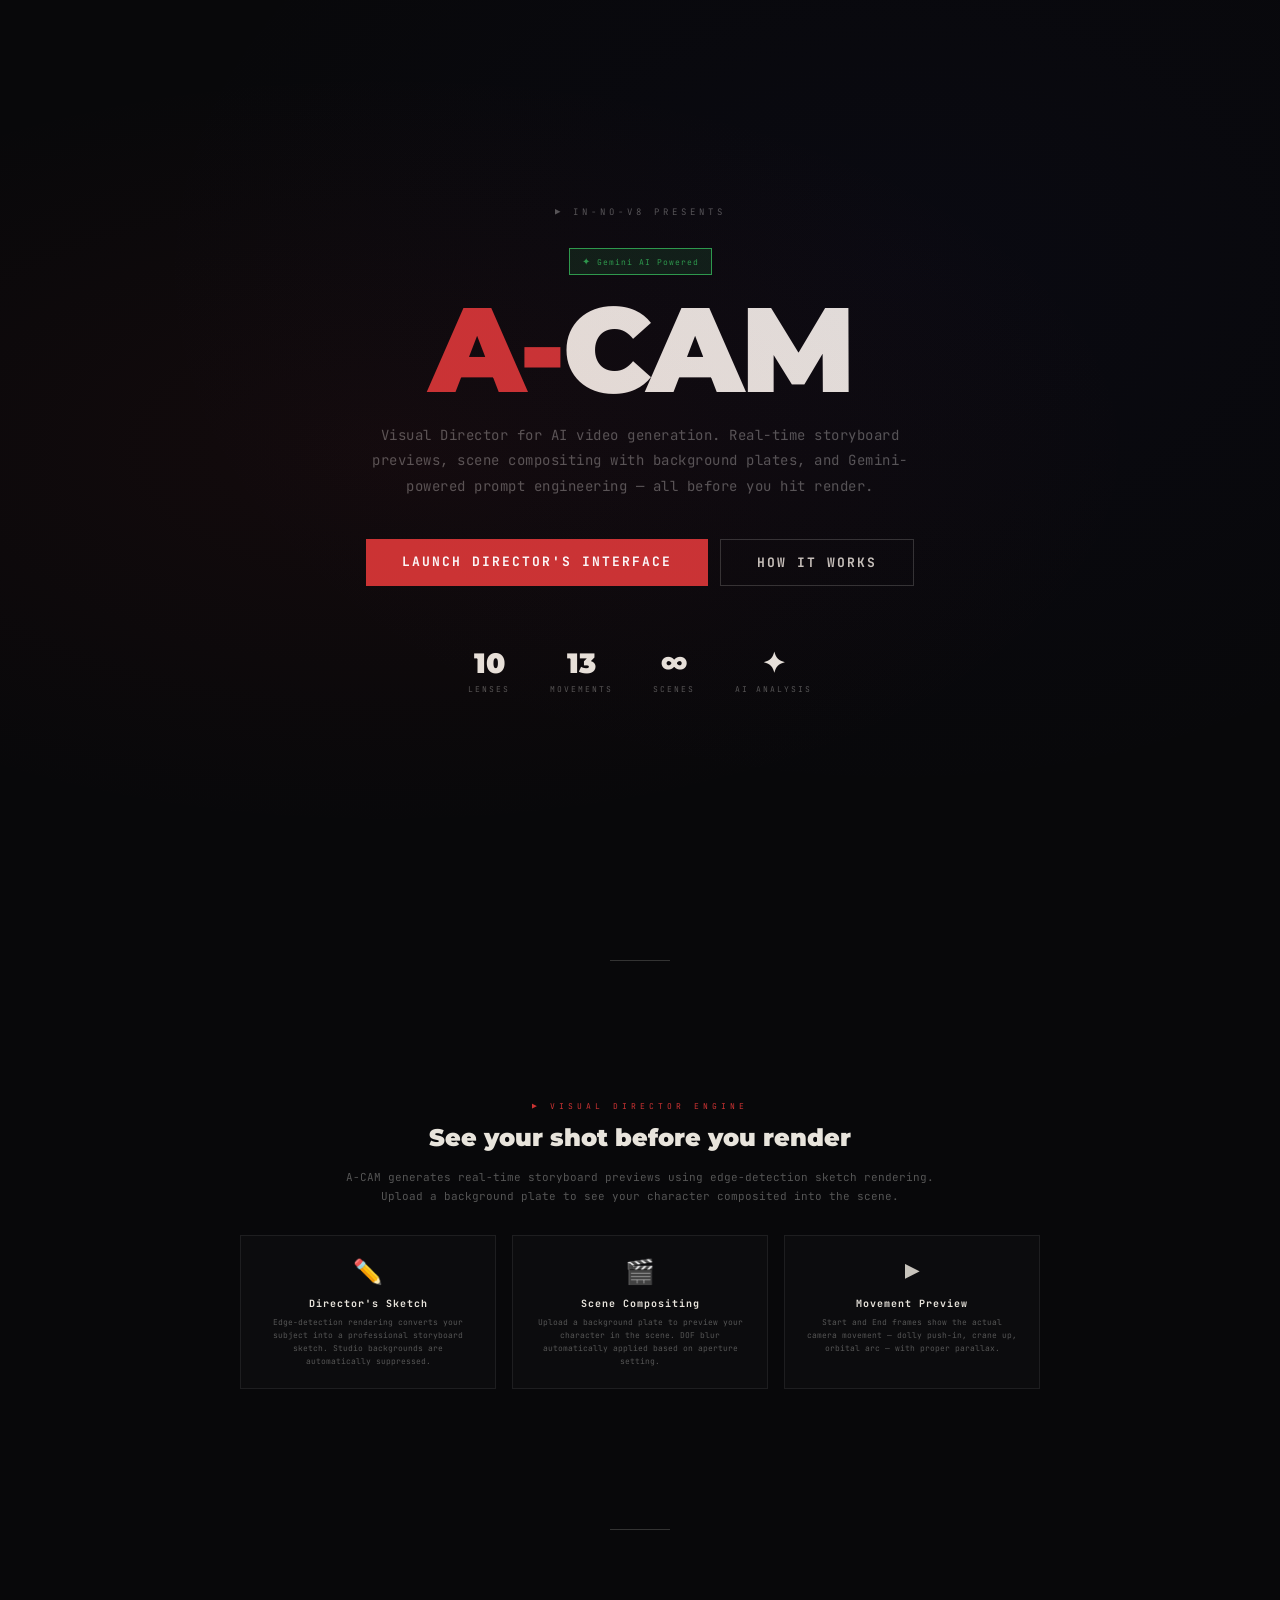
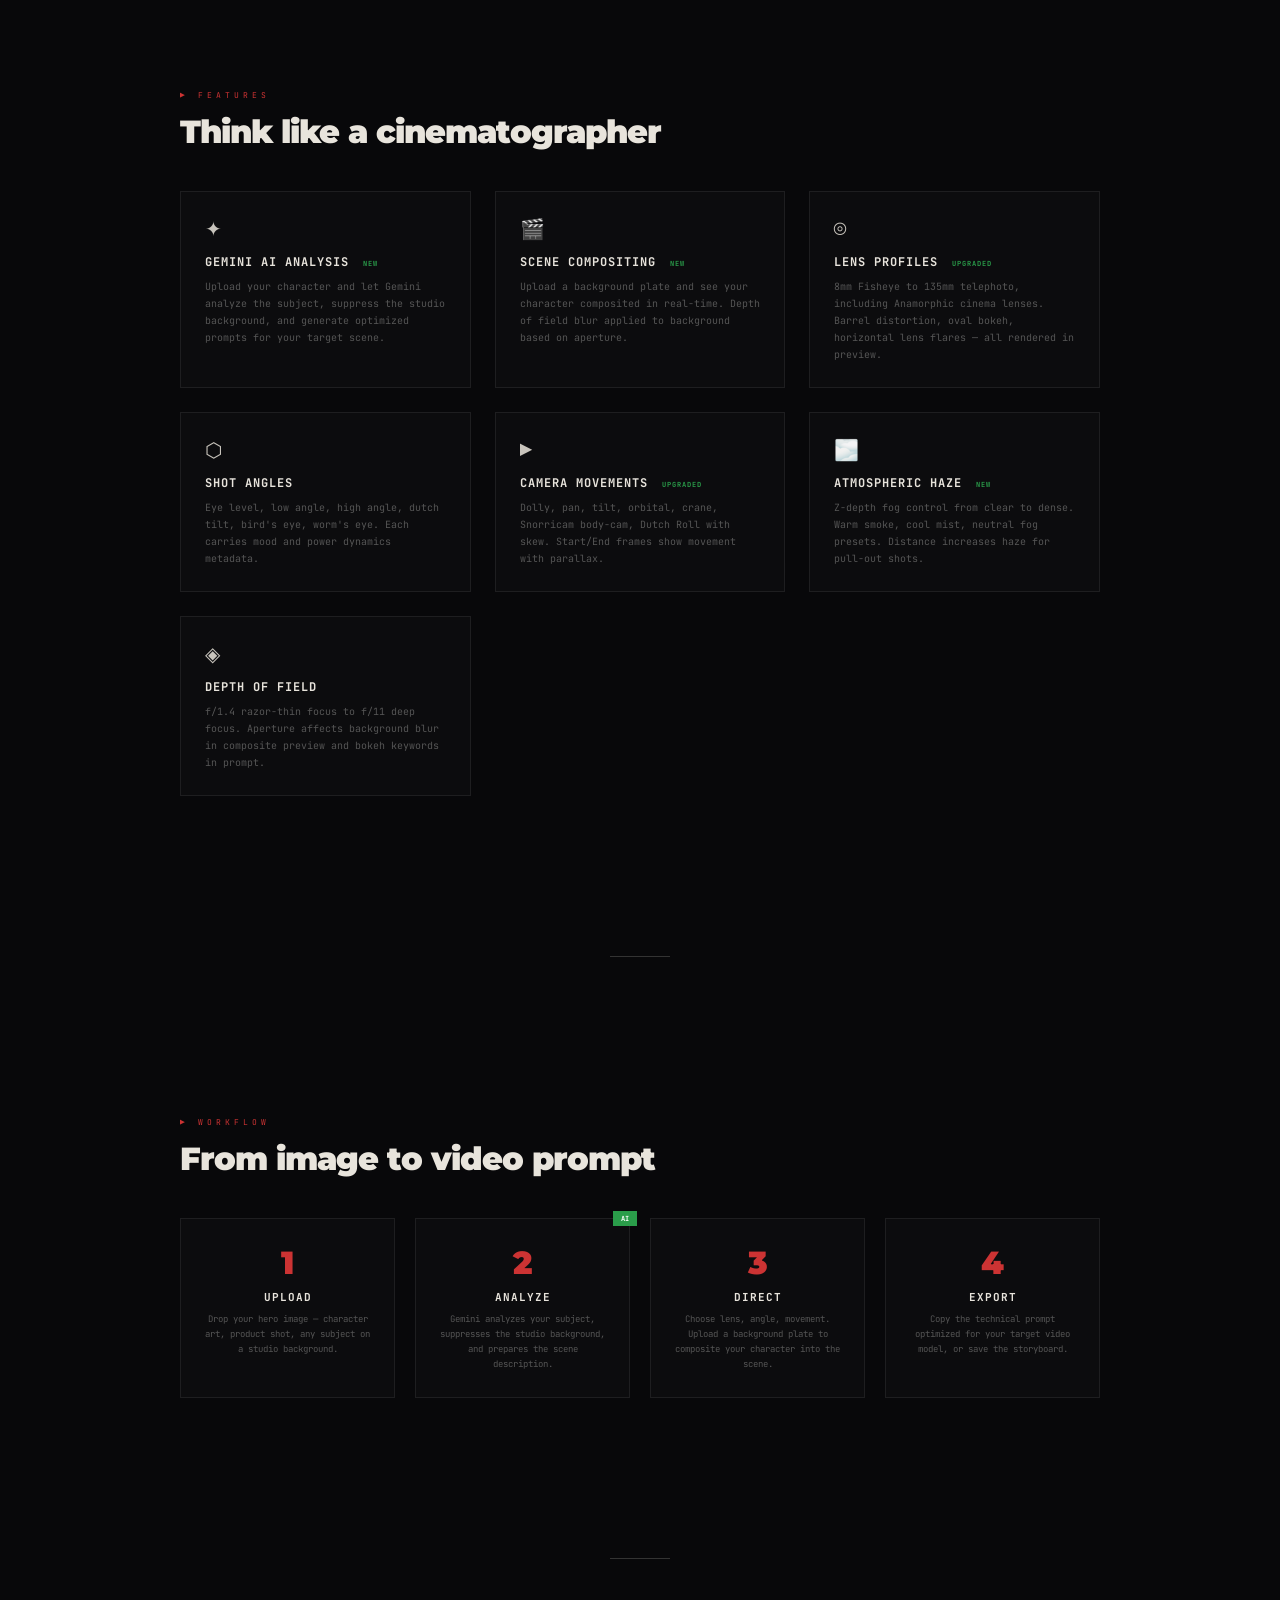
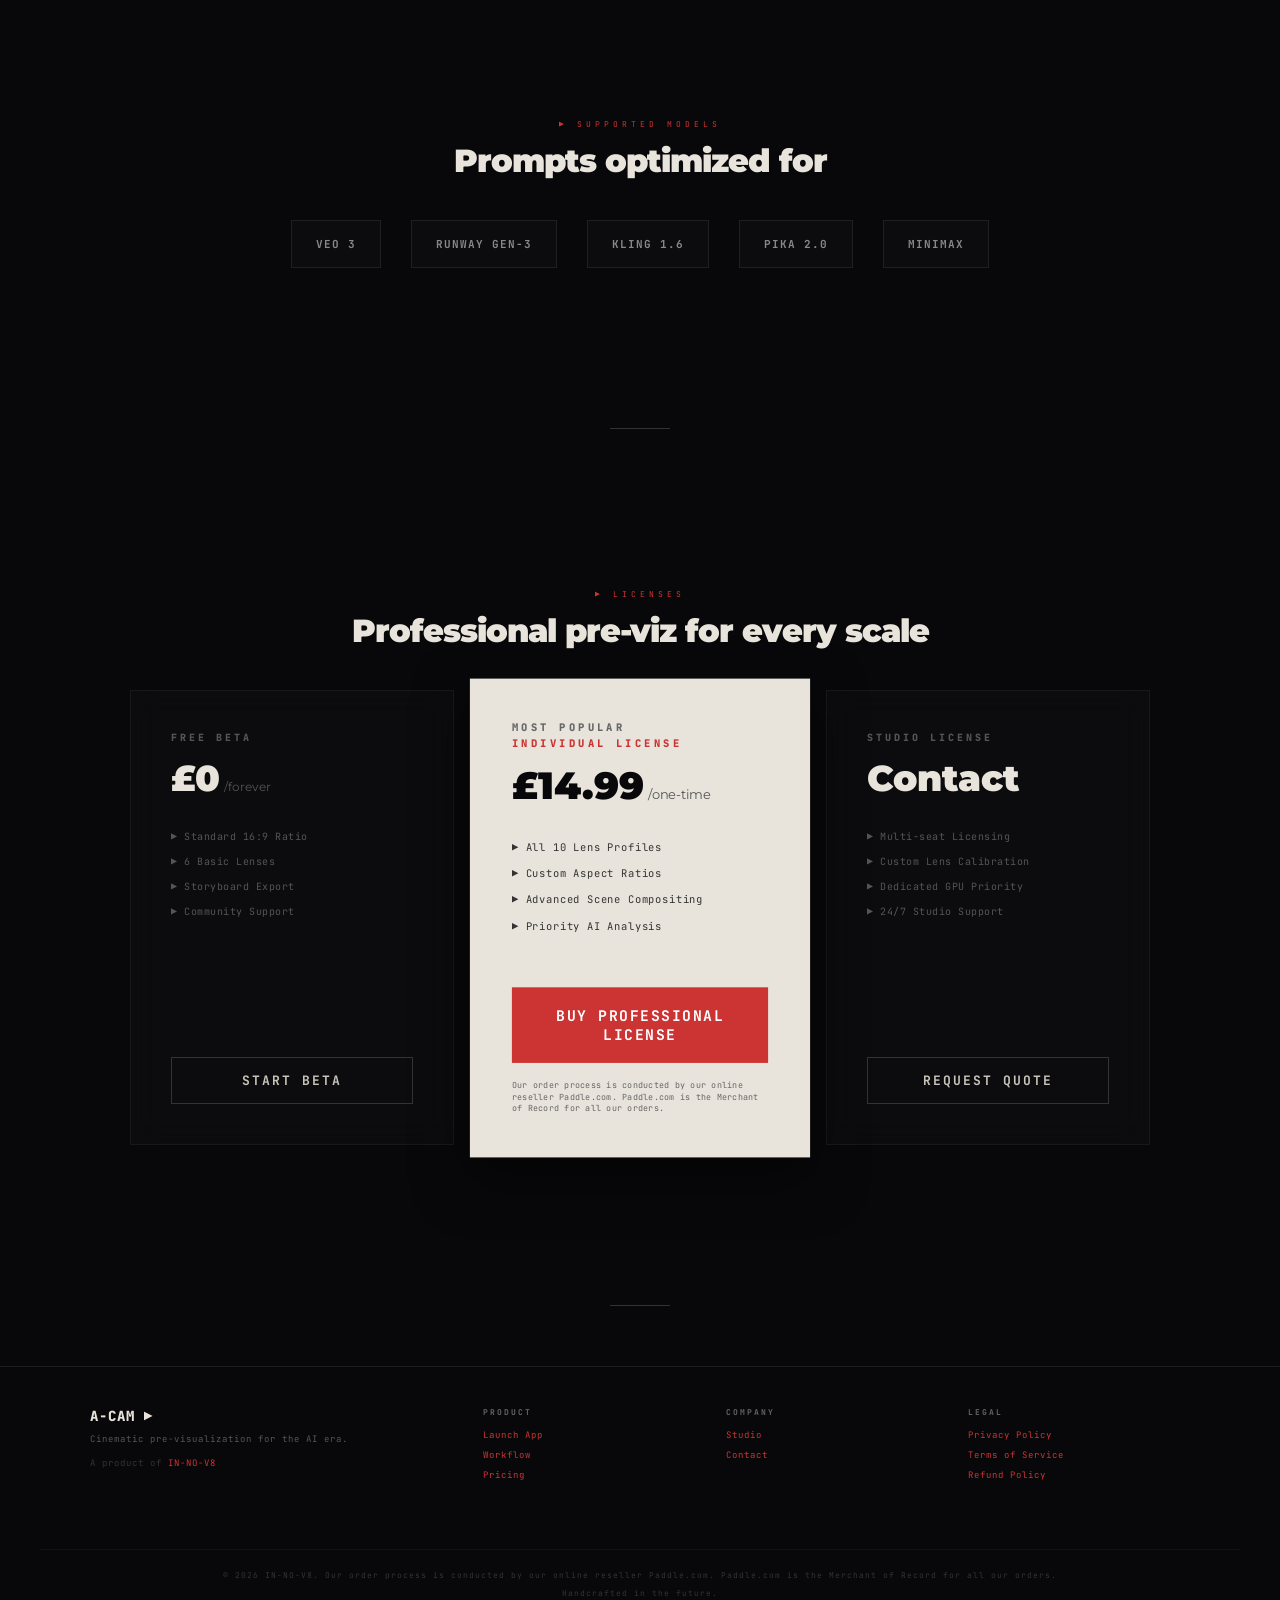
<file: index.html>
<!DOCTYPE html>
<html lang="en">
<head>
<meta charset="UTF-8">
<meta name="viewport" content="width=device-width, initial-scale=1.0">
<title>A-CAM — Professional AI Video Production Tool</title>
<meta name="description" content="Professional cinematography production tool for AI video generation. Real-time storyboard previews, scene compositing, and Gemini-powered prompt engineering for studio workflows.">
<meta property="og:title" content="A-CAM by in-no-v8">
<meta property="og:description" content="Visual Director for AI Video. Real-time storyboards, scene compositing, 6 lenses, 10 movements. Gemini-powered.">
<meta property="og:type" content="website">
<meta property="og:url" content="https://a-cam.in-no-v8.com">
<meta property="og:image" content="https://a-cam.in-no-v8.com/og-image.png">
<meta property="og:image:width" content="1200">
<meta property="og:image:height" content="630">
<meta name="twitter:card" content="summary_large_image">
<meta name="twitter:title" content="A-CAM — Visual Director for AI Video">
<meta name="twitter:description" content="Real-time storyboards, scene compositing, Gemini AI analysis.">
<meta name="twitter:image" content="https://a-cam.in-no-v8.com/og-image.png">
<link rel="icon" href="data:image/svg+xml,<svg xmlns='http://www.w3.org/2000/svg' viewBox='0 0 100 100'><rect width='100' height='100' fill='%230a0a0a'/><text x='50' y='68' text-anchor='middle' font-size='60' fill='%23cc3333'>▶</text></svg>">
<link href="https://fonts.googleapis.com/css2?family=JetBrains+Mono:wght@100;300;400;700;800&family=Montserrat:wght@400;700;800;900&family=Space+Grotesk:wght@300;400;700&display=swap" rel="stylesheet">
<style>
*{margin:0;padding:0;box-sizing:border-box}
:root{--bg:#08080a;--text:#c8c4bc;--accent:#c33;--dim:#555;--success:#2a9d4a}
.glass {
  background: rgba(255, 255, 255, 0.02);
  backdrop-filter: blur(15px);
  -webkit-backdrop-filter: blur(15px);
  border: 1px solid rgba(255, 255, 255, 0.05);
}
.neon-glow {
  box-shadow: 0 0 20px rgba(204, 51, 51, 0.3);
}

body{background:var(--bg);color:var(--text);font-family:'JetBrains Mono',monospace;overflow-x:hidden}
a{color:inherit;text-decoration:none}

/* HERO */
.hero{min-height:100vh;display:flex;flex-direction:column;justify-content:center;align-items:center;text-align:center;padding:40px 20px;position:relative;overflow:hidden}
.hero::before{content:'';position:absolute;inset:0;background:radial-gradient(ellipse at 30% 50%,rgba(204,51,51,0.06) 0%,transparent 60%),radial-gradient(ellipse at 70% 30%,rgba(51,51,204,0.04) 0%,transparent 60%);pointer-events:none}
.hero-badge{font-size:9px;letter-spacing:4px;color:var(--dim);text-transform:uppercase;margin-bottom:30px}
.hero-title{font-family:'Montserrat',sans-serif;font-weight:900;font-size:clamp(48px,10vw,120px);line-height:0.9;letter-spacing:-3px;color:#e8e4dc;margin-bottom:20px;text-transform:uppercase}
.hero-title span{color:var(--accent)}
.hero-sub{font-size:14px;color:var(--dim);max-width:560px;line-height:1.8;margin-bottom:40px;letter-spacing:0.5px;padding:0 10px}
.hero-cta{display:flex;gap:12px;flex-wrap:wrap;justify-content:center}
.btn-primary{display:inline-block;background:var(--accent);color:#fff;padding:14px 36px;font-size:13px;font-weight:700;letter-spacing:2px;text-transform:uppercase;border:none;cursor:pointer;font-family:inherit;transition:background 0.2s}
.btn-primary:hover{background:#e44}
.btn-secondary{display:inline-block;background:transparent;color:var(--text);padding:14px 36px;font-size:13px;font-weight:700;letter-spacing:2px;text-transform:uppercase;border:1px solid #333;cursor:pointer;font-family:inherit;transition:border-color 0.2s}
.btn-secondary:hover{border-color:var(--accent)}
.hero-stats{display:flex;gap:40px;margin-top:60px;flex-wrap:wrap;justify-content:center}
.stat{text-align:center}
.stat-num{font-family:'Montserrat',sans-serif;font-weight:900;font-size:28px;color:#e8e4dc}
.stat-label{font-size:8px;letter-spacing:2px;color:var(--dim);text-transform:uppercase;margin-top:4px}

/* AI BADGE */
.ai-badge{display:inline-flex;align-items:center;gap:6px;background:rgba(42,157,74,0.15);border:1px solid var(--success);color:var(--success);padding:6px 12px;font-size:8px;letter-spacing:1px;margin-bottom:20px}
.ai-badge::before{content:'✦';font-size:10px}

/* FEATURES */
.features{padding:100px 40px;max-width:1000px;margin:0 auto}
.section-label{font-size:8px;letter-spacing:4px;color:var(--accent);text-transform:uppercase;margin-bottom:12px}
.section-title{font-family:'Montserrat',sans-serif;font-weight:900;font-size:32px;color:#e8e4dc;margin-bottom:40px;letter-spacing:-1px}
.feature-grid{display:grid;grid-template-columns:repeat(auto-fit,minmax(280px,1fr));gap:24px}
.feature{padding:24px;border:1px solid #1e1e20;background:#0c0c0e}
.feature-icon{font-size:20px;margin-bottom:12px}
.feature h3{font-size:12px;font-weight:700;letter-spacing:1px;color:#e8e4dc;margin-bottom:8px;text-transform:uppercase}
.feature p{font-size:10px;color:var(--dim);line-height:1.7}
.feature-new{color:var(--success);font-size:7px;letter-spacing:1px;margin-left:6px}

/* WORKFLOW */
.workflow{padding:100px 40px;max-width:1000px;margin:0 auto}
.workflow-steps{display:flex;gap:20px;flex-wrap:wrap;justify-content:center}
.workflow-step{flex:1;min-width:200px;max-width:240px;text-align:center;padding:24px;border:1px solid #1e1e20;background:#0c0c0e;position:relative}
.step-num{font-family:'Montserrat',sans-serif;font-weight:900;font-size:32px;color:var(--accent);margin-bottom:8px}
.step-title{font-size:11px;font-weight:700;letter-spacing:1px;color:#e8e4dc;margin-bottom:8px;text-transform:uppercase}
.step-desc{font-size:9px;color:var(--dim);line-height:1.7}
.step-ai{position:absolute;top:-8px;right:-8px;background:var(--success);color:#fff;padding:3px 8px;font-size:7px;font-weight:700}

/* PREVIEW SECTION */
.preview{padding:80px 40px;max-width:1100px;margin:0 auto;text-align:center}
.preview-title{font-family:'Montserrat',sans-serif;font-weight:900;font-size:24px;color:#e8e4dc;margin-bottom:16px}
.preview-desc{font-size:11px;color:var(--dim);max-width:600px;margin:0 auto 30px;line-height:1.7}
.preview-grid{display:grid;grid-template-columns:repeat(3,1fr);gap:16px;max-width:800px;margin:0 auto}
.preview-card{background:#0c0c0e;border:1px solid #1e1e20;padding:20px;text-align:center}
.preview-card-icon{font-size:24px;margin-bottom:10px}
.preview-card h4{font-size:10px;color:#e8e4dc;letter-spacing:1px;margin-bottom:6px}
.preview-card p{font-size:8px;color:var(--dim);line-height:1.6}

/* MODELS */
.models{padding:100px 40px;max-width:800px;margin:0 auto;text-align:center}
.model-logos{display:flex;gap:30px;justify-content:center;flex-wrap:wrap;margin-top:30px}
.model-logo{padding:16px 24px;border:1px solid #1e1e20;background:#0c0c0e;font-size:11px;font-weight:700;letter-spacing:1px;color:#888}
.model-logo:hover{border-color:var(--accent);color:#e8e4dc}

/* FOOTER */
.footer{padding:40px;text-align:center;border-top:1px solid #1e1e20;font-size:9px;color:var(--dim);letter-spacing:1px}
.footer a{color:var(--accent)}
.divider{width:60px;height:1px;background:#333;margin:60px auto}

/* DESKTOP NOTE */
.desktop-note{display:none;background:#1a1a1c;border:1px solid var(--accent);padding:12px 20px;margin:10px 20px 0;text-align:center;font-size:9px;color:var(--dim);line-height:1.6}
.desktop-note b{color:var(--accent)}

/* MOBILE */
@media(max-width:768px){
  .hero{padding:30px 16px;min-height:90vh}
  .hero-title{letter-spacing:-2px;margin-bottom:16px}
  .hero-sub{font-size:12px;line-height:1.7;margin-bottom:30px}
  .hero-cta{flex-direction:column;width:100%;padding:0 20px}
  .btn-primary,.btn-secondary{width:100%;text-align:center;padding:14px 20px;font-size:12px}
  .hero-stats{gap:24px;margin-top:40px}
  .stat-num{font-size:22px}
  .features,.workflow,.models,.preview{padding:60px 20px}
  .section-title,.preview-title{font-size:24px;margin-bottom:24px}
  .feature-grid{grid-template-columns:1fr;gap:16px}
  .feature{padding:18px}
  .workflow-steps{flex-direction:column;align-items:center}
  .workflow-step{max-width:100%;width:100%}
  .preview-grid{grid-template-columns:1fr;gap:12px}
  .footer{padding:30px 20px}
  .divider{margin:40px auto}
  .desktop-note{display:block}
}
</style>
</head>
<body>

<section class="hero">
  <div class="hero-badge">▶ in-no-v8 presents</div>
  <div class="ai-badge">Gemini AI Powered</div>
  <h1 class="hero-title"><span>A-</span>CAM</h1>
  <p class="hero-sub">Visual Director for AI video generation. Real-time storyboard previews, scene compositing with background plates, and Gemini-powered prompt engineering — all before you hit render.</p>
  <div class="hero-cta">
    <a href="app.html" class="btn-primary">Launch Director's Interface</a>
    <a href="https://in-no-v8.com/guide/index.html" target="_blank" rel="noopener noreferrer" class="btn-secondary">How It Works</a>
  </div>
  <div class="desktop-note">
    <b>▶ Desktop recommended</b> — A-CAM's interface requires a desktop browser for precise cinematography controls.
  </div>
  <div class="hero-stats">
    <div class="stat"><div class="stat-num">10</div><div class="stat-label">Lenses</div></div>
    <div class="stat"><div class="stat-num">13</div><div class="stat-label">Movements</div></div>
    <div class="stat"><div class="stat-num">∞</div><div class="stat-label">Scenes</div></div>
    <div class="stat"><div class="stat-num">✦</div><div class="stat-label">AI Analysis</div></div>
  </div>
</section>

<div class="divider"></div>

<!-- NEW: VISUAL PREVIEW SECTION -->
<section class="preview">
  <div class="section-label">▶ Visual Director Engine</div>
  <div class="preview-title">See your shot before you render</div>
  <p class="preview-desc">A-CAM generates real-time storyboard previews using edge-detection sketch rendering. Upload a background plate to see your character composited into the scene.</p>
  <div class="preview-grid">
    <div class="preview-card glass">
      <div class="preview-card-icon">✏️</div>
      <h4>Director's Sketch</h4>
      <p>Edge-detection rendering converts your subject into a professional storyboard sketch. Studio backgrounds are automatically suppressed.</p>
    </div>
    <div class="preview-card glass">
      <div class="preview-card-icon">🎬</div>
      <h4>Scene Compositing</h4>
      <p>Upload a background plate to preview your character in the scene. DOF blur automatically applied based on aperture setting.</p>
    </div>
    <div class="preview-card glass">
      <div class="preview-card-icon">▶</div>
      <h4>Movement Preview</h4>
      <p>Start and End frames show the actual camera movement — dolly push-in, crane up, orbital arc — with proper parallax.</p>
    </div>
  </div>
</section>

<div class="divider"></div>

<section class="features">
  <div class="section-label">▶ Features</div>
  <h2 class="section-title">Think like a cinematographer</h2>
  <div class="feature-grid">
    <div class="feature glass">
      <div class="feature-icon">✦</div>
      <h3>Gemini AI Analysis <span class="feature-new">NEW</span></h3>
      <p>Upload your character and let Gemini analyze the subject, suppress the studio background, and generate optimized prompts for your target scene.</p>
    </div>
    <div class="feature glass">
      <div class="feature-icon">🎬</div>
      <h3>Scene Compositing <span class="feature-new">NEW</span></h3>
      <p>Upload a background plate and see your character composited in real-time. Depth of field blur applied to background based on aperture.</p>
    </div>
    <div class="feature glass">
      <div class="feature-icon">◎</div>
      <h3>Lens Profiles <span class="feature-new">UPGRADED</span></h3>
      <p>8mm Fisheye to 135mm telephoto, including Anamorphic cinema lenses. Barrel distortion, oval bokeh, horizontal lens flares — all rendered in preview.</p>
    </div>
    <div class="feature glass">
      <div class="feature-icon">⬡</div>
      <h3>Shot Angles</h3>
      <p>Eye level, low angle, high angle, dutch tilt, bird's eye, worm's eye. Each carries mood and power dynamics metadata.</p>
    </div>
    <div class="feature glass">
      <div class="feature-icon">▶</div>
      <h3>Camera Movements <span class="feature-new">UPGRADED</span></h3>
      <p>Dolly, pan, tilt, orbital, crane, Snorricam body-cam, Dutch Roll with skew. Start/End frames show movement with parallax.</p>
    </div>
    <div class="feature glass">
      <div class="feature-icon">🌫️</div>
      <h3>Atmospheric Haze <span class="feature-new">NEW</span></h3>
      <p>Z-depth fog control from clear to dense. Warm smoke, cool mist, neutral fog presets. Distance increases haze for pull-out shots.</p>
    </div>
    <div class="feature glass">
      <div class="feature-icon">◈</div>
      <h3>Depth of Field</h3>
      <p>f/1.4 razor-thin focus to f/11 deep focus. Aperture affects background blur in composite preview and bokeh keywords in prompt.</p>
    </div>
  </div>
</section>

<div class="divider"></div>

<section class="workflow" id="workflow">
  <div class="section-label">▶ Workflow</div>
  <h2 class="section-title">From image to video prompt</h2>
  <div class="workflow-steps">
    <div class="workflow-step glass">
      <div class="step-num">1</div>
      <div class="step-title">Upload</div>
      <div class="step-desc">Drop your hero image — character art, product shot, any subject on a studio background.</div>
    </div>
    <div class="workflow-step glass">
      <div class="step-ai">AI</div>
      <div class="step-num">2</div>
      <div class="step-title">Analyze</div>
      <div class="step-desc">Gemini analyzes your subject, suppresses the studio background, and prepares the scene description.</div>
    </div>
    <div class="workflow-step glass">
      <div class="step-num">3</div>
      <div class="step-title">Direct</div>
      <div class="step-desc">Choose lens, angle, movement. Upload a background plate to composite your character into the scene.</div>
    </div>
    <div class="workflow-step glass">
      <div class="step-num">4</div>
      <div class="step-title">Export</div>
      <div class="step-desc">Copy the technical prompt optimized for your target video model, or save the storyboard.</div>
    </div>
  </div>
</section>

<div class="divider"></div>

<section class="models">
  <div class="section-label">▶ Supported Models</div>
  <h2 class="section-title">Prompts optimized for</h2>
  <div class="model-logos">
    <div class="model-logo">VEO 3</div>
    <div class="model-logo">RUNWAY GEN-3</div>
    <div class="model-logo">KLING 1.6</div>
    <div class="model-logo">PIKA 2.0</div>
    <div class="model-logo">MINIMAX</div>
  </div>
</section>

<div class="divider"></div>

<!-- PRICING & LICENSES -->
<section class="pricing" id="pricing">
  <div class="section-label">▶ Licenses</div>
  <h2 class="section-title">Professional pre-viz for every scale</h2>
  <div class="pricing-grid">
    <!-- TIER 1: FREE BETA -->
    <div class="pricing-card glass">
      <div class="price-tier">Free Beta</div>
      <div class="price-value">£0<span>/forever</span></div>
      <ul class="price-features">
        <li>▶ Standard 16:9 Ratio</li>
        <li>▶ 6 Basic Lenses</li>
        <li>▶ Storyboard Export</li>
        <li>▶ Community Support</li>
      </ul>
      <a href="app.html" class="btn-secondary" style="width:100%; text-align:center">Start Beta</a>
    </div>

    <!-- TIER 2: INDIVIDUAL LICENSE -->
    <div class="pricing-card" style="background: #e8e4dc; color: #08080a; border: none; transform: scale(1.05); z-index: 10; box-shadow: 0 20px 50px rgba(0,0,0,0.5)">
      <div class="price-tier" style="color: #666; font-weight: 900">Most Popular</div>
      <div class="price-tier" style="color: #c33; margin-top: -10px">Individual License</div>
      <div class="price-value" style="color: #08080a">£14.99<span>/one-time</span></div>
      <ul class="price-features">
        <li style="color: #333">▶ All 10 Lens Profiles</li>
        <li style="color: #333">▶ Custom Aspect Ratios</li>
        <li style="color: #333">▶ Advanced Scene Compositing</li>
        <li style="color: #333">▶ Priority AI Analysis</li>
      </ul>
      <a href="javascript:void(0)" class="btn-primary paddle_button" data-price-id="pri_01kq7a63cxaba5wej63ny4dn3z" style="width:100%; text-align:center; background:#c33; color:#fff; border:none; padding:18px; font-size:14px">Buy Professional License</a>
      <p class="mor-disclosure" style="color: #666">Our order process is conducted by our online reseller Paddle.com. Paddle.com is the Merchant of Record for all our orders.</p>
    </div>

    <!-- TIER 3: STUDIO LICENSE -->
    <div class="pricing-card glass">
      <div class="price-tier">Studio License</div>
      <div class="price-value">Contact</div>
      <ul class="price-features">
        <li>▶ Multi-seat Licensing</li>
        <li>▶ Custom Lens Calibration</li>
        <li>▶ Dedicated GPU Priority</li>
        <li>▶ 24/7 Studio Support</li>
      </ul>
      <a href="mailto:stephen@in-no-v8.com" class="btn-secondary" style="width:100%; text-align:center">Request Quote</a>
    </div>
  </div>
</section>

<style>
.pricing{padding:100px 40px;max-width:1100px;margin:0 auto;text-align:center}
.pricing-grid{display:grid;grid-template-columns:repeat(3,1fr);gap:24px;margin-top:40px}
.pricing-card{padding:40px;text-align:left;display:flex;flex-direction:column;transition:transform 0.3s ease}
.pricing-card:hover{transform:translateY(-10px)}
.price-tier{font-size:10px;letter-spacing:3px;text-transform:uppercase;margin-bottom:12px;font-weight:800;color:var(--dim)}
.price-value{font-family:'Montserrat',sans-serif;font-weight:900;font-size:36px;color:#e8e4dc;margin-bottom:30px}
.price-value span{font-size:12px;color:var(--dim);font-weight:400;margin-left:4px}
.price-features{list-style:none;margin-bottom:40px;flex:1}
.price-features li{font-size:10px;color:var(--dim);margin-bottom:12px;letter-spacing:0.5px}
.mor-disclosure{font-size:8px;color:#333;margin-top:16px;line-height:1.4;letter-spacing:0}
@media(max-width:768px){
  .pricing-grid{grid-template-columns:1fr;gap:20px}
}
</style>

<div class="divider"></div>

<footer class="footer">
  <div class="footer-content" style="max-width:1100px; margin:0 auto; display:grid; grid-template-columns:1fr 2fr; gap:40px; text-align:left">
    <div class="footer-brand">
      <p style="margin-bottom:8px; font-weight:900; color:#e8e4dc; font-size:14px">A-CAM <span>▶</span></p>
      <p style="margin-bottom:12px">Cinematic pre-visualization for the AI era.</p>
      <p style="color:#333">A product of <a href="https://www.in-no-v8.com" style="color:var(--accent)">IN-NO-V8</a></p>
    </div>
    <div class="footer-links" style="display:grid; grid-template-columns:repeat(3,1fr); gap:20px">
      <div class="link-group">
        <h5 style="color:#666; text-transform:uppercase; font-size:8px; letter-spacing:2px; margin-bottom:12px">Product</h5>
        <ul style="list-style:none; font-size:9px">
          <li style="margin-bottom:8px"><a href="app.html">Launch App</a></li>
          <li style="margin-bottom:8px"><a href="#workflow">Workflow</a></li>
          <li style="margin-bottom:8px"><a href="#pricing">Pricing</a></li>
        </ul>
      </div>
      <div class="link-group">
        <h5 style="color:#666; text-transform:uppercase; font-size:8px; letter-spacing:2px; margin-bottom:12px">Company</h5>
        <ul style="list-style:none; font-size:9px">
          <li style="margin-bottom:8px"><a href="https://in-no-v8.com">Studio</a></li>
          <li style="margin-bottom:8px"><a href="mailto:stephen@in-no-v8.com">Contact</a></li>
        </ul>
      </div>
      <div class="link-group">
        <h5 style="color:#666; text-transform:uppercase; font-size:8px; letter-spacing:2px; margin-bottom:12px">Legal</h5>
        <ul style="list-style:none; font-size:9px">
          <li style="margin-bottom:8px"><a href="legal/privacy.html">Privacy Policy</a></li>
          <li style="margin-bottom:8px"><a href="legal/terms.html">Terms of Service</a></li>
          <li style="margin-bottom:8px"><a href="legal/refund.html">Refund Policy</a></li>
        </ul>
      </div>
    </div>
  </div>
  <div class="footer-bottom" style="margin-top:60px; padding-top:20px; border-top:1px solid #111; color:#333; font-size:8px; display:flex; flex-direction:column; align-items:center; gap:8px">
    <p>© 2026 IN-NO-V8. Our order process is conducted by our online reseller Paddle.com. Paddle.com is the Merchant of Record for all our orders.</p>
    <p>Handcrafted in the future.</p>
  </div>
</footer>


<script src="https://cdn.paddle.com/paddle/v2/paddle.js"></script>
<script type="text/javascript">
  // PADDLE v2 — token from: Paddle Dashboard > Developer Tools > Authentication
  // NOTE: Verify this is the FULL token — paste directly from dashboard, do not truncate
  Paddle.Initialize({ 
    token: 'live_fd993851d85643f30e473f90f8b'
    // 'seller' is Paddle v1 syntax — removed. Token alone identifies the seller in v2.
  });

  document.querySelectorAll('.paddle_button').forEach(button => {
    button.addEventListener('click', function() {
      const priceId = this.getAttribute('data-price-id');
      // Price ID must exist in Paddle Dashboard > Catalog > Products (Production, not Sandbox)
      Paddle.Checkout.open({
        items: [{ priceId: priceId, quantity: 1 }]
      });
    });
  });
</script>
<script data-goatcounter="https://innov8.goatcounter.com/count" async src="//gc.zgo.at/count.js"></script>

</body>
</html>
</file>
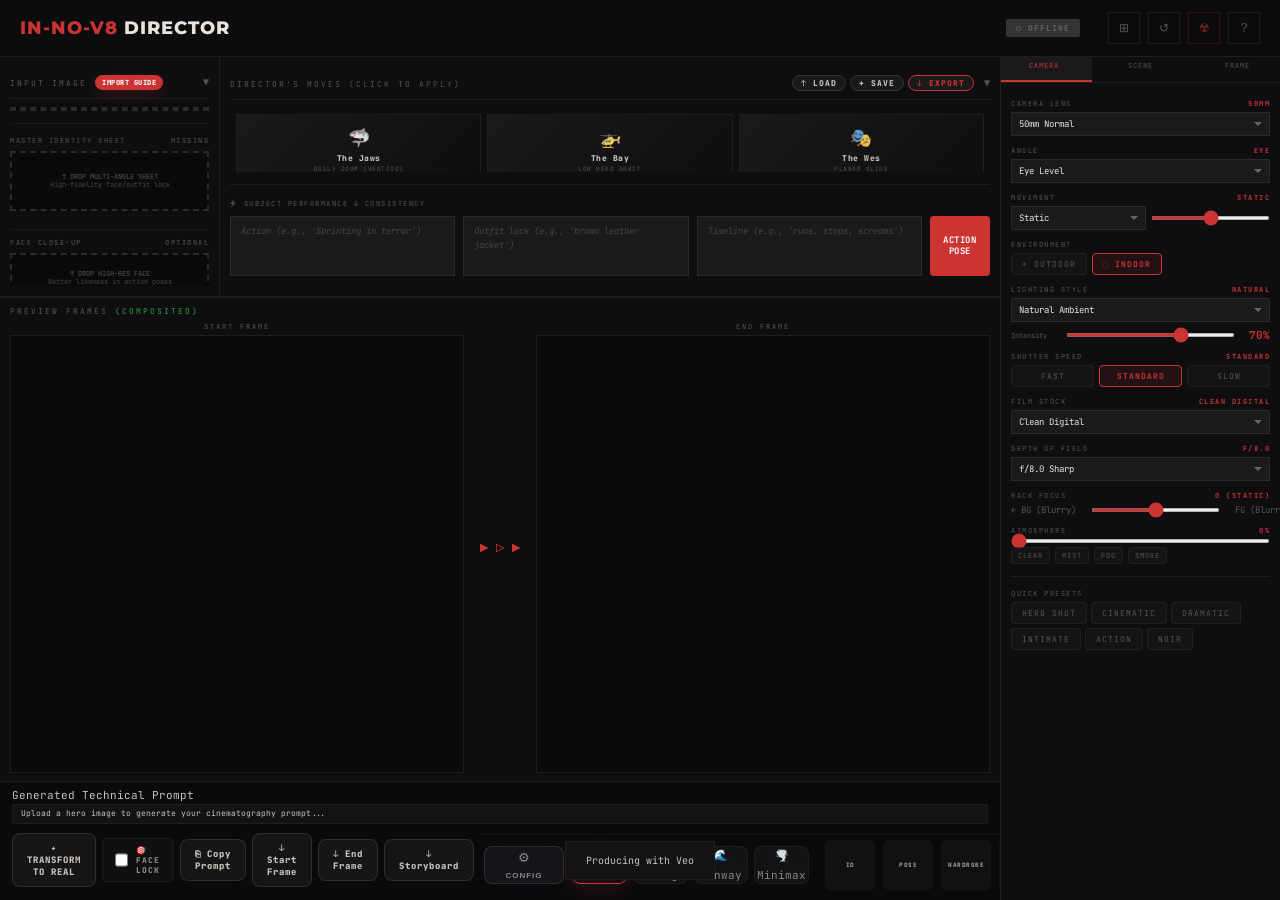
<file: app.html>
<!DOCTYPE html>
<html lang="en">

<head>
  <meta charset="UTF-8">
  <meta name="viewport" content="width=device-width, initial-scale=1.0">
  <title>▶ A-CAM — Professional AI Video Production Tool</title>
  <link rel="manifest" href="manifest.json">
  <link rel="icon"
    href="data:image/svg+xml,<svg xmlns='http://www.w3.org/2000/svg' viewBox='0 0 100 100'><rect width='100' height='100' fill='%230a0a0a'/><text x='50' y='68' text-anchor='middle' font-size='60' fill='%23cc3333'>▶</text></svg>">
  <meta property="og:title" content="A-CAM — Cinematography Prompt Engine">
  <meta property="og:description"
    content="Director's interface for AI video generation. Professional cinematography controls for Veo, Runway, Kling.">
  <link
    href="https://fonts.googleapis.com/css2?family=JetBrains+Mono:wght@100;200;300;400;700;800;900&family=Space+Grotesk:wght@300;400;500;700&family=Montserrat:wght@400;700;800;900&display=swap"
    rel="stylesheet">


  <link rel="stylesheet" href="css/styles.css">
</head>

<body>

  <!-- HEADER -->
  <header class="header">
    <h1><span>IN-NO-V8</span> DIRECTOR</h1>
    <div class="api-status offline" id="apiStatus">○ OFFLINE</div>
    <div class="header-icons">
      <button class="header-icon" onclick="resetLayout()" title="Reset Layout">⊞</button>
      <button class="header-icon" title="Reset Controls" onclick="resetAll()">↺</button>
      <button class="header-icon nuke-btn" title="Deep Reset (Clear Session)" onclick="resetDeep()">☢</button>
      <button class="header-icon" title="Info" onclick="showInfo()">?</button>
    </div>
  </header>

  <!-- MAIN GRID -->
  <main class="main" id="mainGrid">

    <!-- TOP SECTION: Input Image + Draft Storyboard (shared resize) -->
    <div class="top-section resizable" id="topSection" style="height:240px">

      <!-- LEFT: INPUT IMAGE -->
      <div class="panel input-panel resizable" id="inputPanel" style="width:220px">
        <div class="section-header" onclick="toggleSection(this)">
          <span class="panel-title" style="display: flex; align-items: center; gap: 8px;">
            Input Image
            <button id="charHelpBtn" class="btn btn-primary"
              style="padding: 2px 6px; font-size: 7px; letter-spacing: 0.5px;" onclick="event.stopPropagation();">
              IMPORT GUIDE
            </button>
          </span>
          <span class="section-toggle">▼</span>
        </div>

        <div class="section-content">
          <div class="upload-zone" id="uploadZone" onclick="document.getElementById('fileInput').click()">
            <div class="upload-icon">◎</div>
            <div class="upload-text">
              Actor (For Layout)<br>
              <span style="color:#333">pose / scale / shadow</span>
            </div>
            <img id="heroImage" alt="Hero">
            <button class="clear-btn" onclick="event.stopPropagation();clearImage()">✕ Clear</button>
            <div class="analyzed-badge" id="analyzedBadge">✓ AI ANALYZED</div>
          </div>

          <div class="control-group" style="margin-top: 12px; border-top: 1px solid #1a1a1c; padding-top: 12px;">
            <div class="control-label" style="margin-bottom: 6px;">
              Master Identity Sheet <span class="control-value" id="masterStatus" style="color: #444;">MISSING</span>
            </div>
            <div class="upload-zone" id="masterZone" style="height: 60px; min-height: 60px; border-style: dashed;"
              onclick="document.getElementById('masterInput').click()">
              <div class="upload-text" style="font-size: 7px; line-height: 1.2;">
                ↑ DROP MULTI-ANGLE SHEET<br>
                <span style="color:#444">High-fidelity face/outfit lock</span>
              </div>
              <img id="masterPreview"
                style="display:none; width:100%; height:100%; object-fit:cover; position:absolute; top:0; left:0; border-radius:2px;">
            </div>
            <input type="file" id="masterInput" accept="image/*" style="display:none"
              onchange="handleMasterUpload(event)">
          </div>

          <div class="control-group" style="margin-top: 8px; border-top: 1px solid #1a1a1c; padding-top: 8px;">
            <div class="control-label" style="margin-bottom: 6px;">
              Face Close-Up <span class="control-value" id="faceStatus" style="color: #444;">OPTIONAL</span>
            </div>
            <div class="upload-zone" id="faceZone" style="height: 50px; min-height: 50px; border-style: dashed;"
              onclick="document.getElementById('faceInput').click()">
              <div class="upload-text" style="font-size: 7px; line-height: 1.2;">
                ↑ DROP HIGH-RES FACE<br>
                <span style="color:#444">Better likeness in action poses</span>
              </div>
              <img id="facePreview"
                style="display:none; width:100%; height:100%; object-fit:cover; position:absolute; top:0; left:0; border-radius:2px;">
            </div>
            <input type="file" id="faceInput" accept="image/*" style="display:none" onchange="handleFaceUpload(event)">
          </div>
        </div>

        <input type="file" id="fileInput" accept="image/*" style="display:none" onchange="handleUpload(event)">
        <div class="resize-handle resize-handle-right" onmousedown="startResize(event, 'inputPanel', 'width')"></div>
      </div>

      <!-- CENTER: DIRECTOR PRESETS -->
      <div class="panel storyboard-panel" id="storyboardPanel">
        <div class="section-header" style="display: flex; justify-content: space-between; align-items: center;"
          title="Iconic camera moves from legendary directors">
          <div onclick="toggleSection(this.parentElement)" style="flex-grow: 1; cursor: pointer;">
            <span class="panel-title">Director's Moves <span style="color:var(--dim);font-weight:400">(click to
                apply)</span></span>
          </div>
          <div style="display: flex; gap: 4px; margin-right: 10px;">
            <input type="file" id="packFileInput" accept=".acam,.json" style="display:none"
              onchange="handlePackUpload(event)">
            <button onclick="document.getElementById('packFileInput').click()" class="btn"
              style="padding: 2px 8px; font-size: 8px; border-color: #333;" title="Load an .acam Director Pack">
              ↑ LOAD
            </button>
            <button onclick="saveCurrentPreset()" class="btn"
              style="padding: 2px 8px; font-size: 8px; border-color: #333;" title="Save current settings">
              + SAVE
            </button>
            <button onclick="exportCustomPack()" class="btn"
              style="padding: 2px 8px; font-size: 8px; border-color: #cc3333; color: #cc3333;"
              title="Export your custom moves as a .acam pack">
              ↓ EXPORT
            </button>
          </div>
          <span class="section-toggle" onclick="toggleSection(this.parentElement)">▼</span>
        </div>
        <div class="section-content">
          <div class="storyboard-grid" id="storyboardGrid">
          </div>

          <div class="performance-section">
            <div class="performance-label">Subject Performance & Consistency</div>

            <div
              style="display: grid; grid-template-columns: 1fr 1fr 1fr min-content; gap: 8px; margin-bottom: 10px; align-items: start;">
              <textarea class="performance-input" id="subjectAction" placeholder="Action (e.g., 'Sprinting in terror')"
                style="height: 60px; min-height: 60px; margin: 0; resize: none;"
                oninput="updatePerformance()"></textarea>

              <textarea class="performance-input" id="subjectOutfit"
                placeholder="Outfit lock (e.g., 'brown leather jacket')"
                style="height: 60px; min-height: 60px; margin: 0; resize: none;"
                oninput="updatePerformance()"></textarea>

              <textarea class="performance-input" id="actionTimeline"
                placeholder="Timeline (e.g., 'runs, stops, screams')"
                style="height: 60px; min-height: 60px; margin: 0; resize: none;"
                oninput="updatePerformance()"></textarea>

              <button onclick="generateActionStandIn()"
                style="width: 60px; height: 60px; padding: 5px; background-color: #cc3333; color: white; border: none; border-radius: 4px; cursor: pointer; font-family: inherit; font-weight: bold; font-size: 9px; text-transform: uppercase; letter-spacing: 0.5px; display: flex; align-items: center; justify-content: center; text-align: center; line-height: 1.2;">
                ACTION<br>POSE
              </button>
            </div>

            <div id="aiProgressBar" class="ai-progress-container" style="display: none; margin-bottom: 10px;">
              <div class="ai-progress-text">Baking Action Pose...</div>
              <div class="ai-progress-bar-bg">
                <div id="aiProgressFill" class="ai-progress-bar-fill"></div>
              </div>
            </div>
          </div>
        </div>
      </div>

      <!-- Shared resize handle for entire top section -->
      <div class="resize-handle resize-handle-bottom" onmousedown="startResize(event, 'topSection', 'height')"></div>
    </div>

    <!-- RIGHT: CINEMATOGRAPHY CONTROLS -->
    <div class="panel controls-panel resizable" id="controlsPanel" style="width:280px">
      <!-- Tab Navigation -->
      <div class="control-tabs">
        <button class="control-tab active" onclick="switchControlTab('camera')">Camera</button>
        <button class="control-tab" onclick="switchControlTab('scene')">Scene</button>
        <button class="control-tab" onclick="switchControlTab('frame')">Frame</button>
      </div>

      <!-- CAMERA TAB -->
      <div class="tab-content active" id="cameraTab">

        <!-- Camera Lens -->
        <div class="control-group">
          <div class="control-label">Camera Lens <span class="control-value" id="lensValue">35mm</span></div>
          <div class="control-row">
            <select class="sel" id="lensSelect" onchange="updateLens()">
              <optgroup label="Action / Extreme">
                <option value="8mm Fisheye">8mm Fisheye</option>
                <option value="12mm GoPro">12mm GoPro</option>
              </optgroup>
              <optgroup label="Standard">
                <option value="15mm Ultra Wide">15mm Ultra Wide</option>
                <option value="24mm Wide">24mm Wide</option>
                <option value="35mm Standard" selected>35mm Standard</option>
                <option value="50mm Normal">50mm Normal</option>
                <option value="85mm f/1.4 Bokeh">85mm f/1.4 Bokeh</option>
                <option value="135mm Telephoto">135mm Telephoto</option>
              </optgroup>
              <optgroup label="Anamorphic Cinema">
                <option value="35mm Anamorphic">35mm Anamorphic</option>
                <option value="50mm Anamorphic">50mm Anamorphic</option>
              </optgroup>
            </select>
          </div>
        </div>

        <!-- Angle -->
        <div class="control-group">
          <div class="control-label">Angle <span class="control-value" id="angleValue">Eye Level</span></div>
          <div class="control-row">
            <select class="sel" id="angleSelect" onchange="updateAngle()">
              <option value="Eye Level" selected>Eye Level</option>
              <option value="Low Angle Hero">Low Angle Hero</option>
              <option value="High Angle">High Angle</option>
              <option value="Dutch Tilt">Dutch Tilt</option>
              <option value="Bird's Eye">Bird's Eye</option>
              <option value="Worm's Eye">Worm's Eye</option>
            </select>
          </div>
        </div>

        <!-- Movement -->
        <div class="control-group">
          <div class="control-label">Movement <span class="control-value" id="movementValue">Static</span></div>
          <div class="control-row">
            <select class="sel" id="movementSelect" onchange="updateMovement()">
              <option value="Static" selected>Static</option>
              <option value="Dolly Push In">Dolly Push In</option>
              <option value="Dolly Pull Out">Dolly Pull Out</option>
              <option value="Dolly Zoom">Dolly Zoom (Vertigo)</option>
              <option value="Pan Left/Right">Pan Left/Right</option>
              <option value="Tilt Up/Down">Tilt Up/Down</option>
              <option value="Orbital Arc">Orbital Arc</option>
              <option value="Tracking Shot">Tracking Shot</option>
              <option value="Crane Up">Crane Up</option>
              <option value="Handheld">Handheld</option>
              <option value="Zoom In">Zoom In</option>
              <option value="Snorricam">Snorricam (Body Cam)</option>
              <option value="Dutch Roll">Dutch Roll + Skew</option>
            </select>
            <input type="range" class="rng rng-mini" id="movementIntensity" min="0" max="100" value="50"
              oninput="updateAll()" title="← Left/Down/Out | Center | Right/Up/In →">
          </div>
        </div>

        <!-- Environment Mode -->
        <div class="control-group">
          <div class="control-label">Environment</div>
          <div class="control-row">
            <button class="chip" id="modeOutdoor" onclick="setEnvironmentMode('outdoor')">☀ Outdoor</button>
            <button class="chip active" id="modeIndoor" onclick="setEnvironmentMode('indoor')">⬚ Indoor</button>
          </div>
        </div>

        <!-- Lighting Style -->
        <div class="control-group">
          <div class="control-label">Lighting Style <span class="control-value" id="lightingValue">Natural</span></div>
          <div class="control-row">
            <select class="sel" id="lightingSelect" onchange="updateLighting()">
              <optgroup label="Natural">
                <option value="Natural Ambient" selected>Natural Ambient</option>
                <option value="Soft Diffused">Soft Diffused</option>
              </optgroup>
              <optgroup label="Dramatic">
                <option value="Hard Shadow Noir">Hard Shadow Noir</option>
                <option value="Backlit Silhouette">Backlit Silhouette</option>
                <option value="Volumetric Fog">Volumetric Fog</option>
              </optgroup>
              <optgroup label="Artificial">
                <option value="Studio Key">Studio Key Light</option>
                <option value="Neon Rim Light">Neon / Practical</option>
                <option value="Practical Lights">Practical Lights</option>
              </optgroup>
            </select>
          </div>
          <div class="control-row" style="margin-top:6px">
            <span style="font-size:7px;color:var(--dim);width:50px">Intensity</span>
            <input type="range" class="rng" id="lightingIntensity" min="0" max="100" value="70"
              oninput="updateLightingIntensity()">
            <span class="control-value" id="lightingIntensityValue" style="width:30px;text-align:right">70%</span>
          </div>
        </div>

        <!-- Shutter Speed -->
        <div class="control-group">
          <div class="control-label">Shutter Speed <span class="control-value" id="shutterValue">Standard</span></div>
          <div class="control-row">
            <button class="chip shutter-chip" id="shutterFast" onclick="setShutterSpeed('Fast')">Fast</button>
            <button class="chip shutter-chip active" id="shutterStandard" onclick="setShutterSpeed('Standard')">Standard</button>
            <button class="chip shutter-chip" id="shutterSlow" onclick="setShutterSpeed('Slow')">Slow</button>
          </div>
        </div>

        <!-- Film Stock -->
        <div class="control-group">
          <div class="control-label">Film Stock <span class="control-value" id="filmStockValue">Clean Digital</span></div>
          <div class="control-row">
            <select class="sel" id="filmStockSelect" onchange="updateFilmStock()">
              <option value="Clean Digital" selected>Clean Digital</option>
              <option value="16mm Film">16mm Film</option>
              <option value="VHS">VHS Tape</option>
              <option value="CCTV">CCTV Security</option>
            </select>
          </div>
        </div>

        <!-- Time of Day (Outdoor only) -->
        <div class="control-group" id="timeGroup">
          <div class="control-label">Time of Day <span class="control-value" id="timeValue">12:00</span></div>
          <div class="time-slider-container">
            <div class="time-icons">
              <span>🌙</span>
              <span>🌅</span>
              <span>☀️</span>
              <span>🌅</span>
              <span>🌙</span>
            </div>
            <input type="range" class="rng time-slider" id="timeSlider" min="0" max="24" step="0.5" value="12"
              oninput="updateTimeOfDay()">
            <div class="time-track-gradient"></div>
          </div>
          <div class="time-labels">
            <span>00:00</span>
            <span>06:00</span>
            <span>12:00</span>
            <span>18:00</span>
            <span>24:00</span>
          </div>
          <div class="sun-info" id="sunInfo">
            <span id="sunPosition">Sun: Overhead</span>
            <span id="colorTemp">5500K</span>
          </div>
        </div>

        <!-- Sun Direction (Outdoor only) -->
        <div class="control-group" id="sunDirectionGroup">
          <div class="control-label">Sun Direction</div>
          <div class="control-row">
            <button class="chip active" id="sunEast" onclick="setSunDirection('east')">← East (AM)</button>
            <button class="chip" id="sunWest" onclick="setSunDirection('west')">West (PM) →</button>
          </div>
        </div>

        <!-- Depth of Field -->
        <div class="control-group">
          <div class="control-label">Depth of Field <span class="control-value" id="dofValue">f/4.0</span></div>
          <div class="control-row">
            <select class="sel" id="dofSelect" onchange="updateDOF()">
              <option value="f/1.4 Razor Thin">f/1.4 Razor Thin</option>
              <option value="f/2.0 Shallow">f/2.0 Shallow</option>
              <option value="f/2.8 Cinematic">f/2.8 Cinematic</option>
              <option value="f/4.0 Balanced" selected>f/4.0 Balanced</option>
              <option value="f/5.6 Deep">f/5.6 Deep</option>
              <option value="f/8.0 Sharp">f/8.0 Sharp</option>
              <option value="f/11 Deep Focus">f/11 Deep Focus</option>
            </select>
          </div>
        </div>

        <!-- Rack Focus -->
        <div class="control-group">
          <div class="control-label">Rack Focus <span class="control-value" id="rackFocusValue">0 (Static)</span></div>
          <div class="control-row" style="display: flex; align-items: center; justify-content: space-between;">
            <span style="font-size:9px;color:var(--dim);white-space:nowrap;">← BG (Blurry)</span>
            <input type="range" class="rng" id="rackFocusSlider" min="-100" max="100" value="0"
              oninput="updateRackFocus()" style="margin: 0 10px; flex-grow: 1;">
            <span style="font-size:9px;color:var(--dim);white-space:nowrap;">FG (Blurry) →</span>
          </div>
        </div>

        <!-- Atmospheric Haze (Z-Depth Fog) -->
        <div class="control-group">
          <div class="control-label">Atmosphere <span class="control-value" id="hazeValue">0%</span></div>
          <div class="control-row">
            <input type="range" class="rng" id="hazeSlider" min="0" max="100" value="0" oninput="updateHaze()">
          </div>
          <div class="control-row" style="margin-top:4px">
            <button class="chip chip-mini" id="hazeClear" onclick="setHazePreset('clear')">Clear</button>
            <button class="chip chip-mini" id="hazeMist" onclick="setHazePreset('mist')">Mist</button>
            <button class="chip chip-mini" id="hazeFog" onclick="setHazePreset('fog')">Fog</button>
            <button class="chip chip-mini" id="hazeSmoke" onclick="setHazePreset('smoke')">Smoke</button>
          </div>
        </div>

        <!-- Quick Presets (Camera Tab) -->
        <div class="control-group" style="margin-top:12px;padding-top:12px;border-top:1px solid var(--border)">
          <div class="control-label">Quick Presets</div>
          <div class="preset-row">
            <button class="chip" onclick="applyPreset('hero')">Hero Shot</button>
            <button class="chip" onclick="applyPreset('cinematic')">Cinematic</button>
            <button class="chip" onclick="applyPreset('dramatic')">Dramatic</button>
            <button class="chip" onclick="applyPreset('intimate')">Intimate</button>
            <button class="chip" onclick="applyPreset('action')">Action</button>
            <button class="chip" onclick="applyPreset('noir')">Noir</button>
          </div>
        </div>

      </div><!-- End Camera Tab -->

      <!-- SCENE TAB -->
      <div class="tab-content" id="sceneTab">

        <!-- Background Source Toggle -->
        <div class="control-group">
          <div class="control-label">Background Source</div>
          <div class="source-toggle">
            <button class="source-btn active" id="srcUpload" onclick="setBgSource('upload')">📁 Upload</button>
            <button class="source-btn" id="srcImagine" onclick="setBgSource('imagine')">✨ Imagine</button>
          </div>
        </div>

        <!-- Upload Mode Panel -->
        <div class="bg-mode-panel" id="uploadModePanel">
          <div class="scene-upload-zone" id="bgUploadZone" onclick="document.getElementById('bgFileInput').click()">
            <div class="scene-upload-icon">◫</div>
            <div class="scene-upload-text">Upload location image</div>
            <img id="bgPlateImage" style="display:none">
          </div>
          <input type="file" id="bgFileInput" accept="image/*" onchange="handleBgUpload(event)" style="display:none">
          <div class="bg-action-row" id="bgActionRow" style="display:none">
            <button class="btn-analyze" id="analyzeBtn" onclick="analyzeAndOutpaint()">
              ◎ Analyze & Outpaint
            </button>
            <button class="btn-download-bg" id="downloadBgBtn" onclick="downloadBackground()"
              title="Download outpainted background for use in other video AI systems">
              ↓ Background
            </button>
          </div>
        </div>

        <!-- Imagine Mode Panel -->
        <div class="bg-mode-panel" id="imagineModePanel" style="display:none">
          <textarea class="scene-textarea" id="sceneDescInput"
            placeholder="Describe the location...&#10;e.g. 'Neon-lit city street at midnight, rain-slicked pavement'"
            oninput="updateSceneDescription()"></textarea>
          <button class="btn-generate" id="generateBtn" onclick="generateSceneFromText()">✦ Generate Plate</button>
        </div>

        <!-- Location Library -->
        <div class="control-group">
          <div class="control-label">Location Library</div>
          <div class="env-presets" id="envPresets">
            <!-- Populated by JS -->
          </div>
        </div>

        <!-- Depth Layers (Parallax) -->
        <div class="control-group" style="margin-top:12px;padding-top:12px;border-top:1px solid var(--border)">
          <div class="control-label" style="color:var(--accent)">Depth Layers (Parallax)</div>

          <div class="depth-layers">
            <div class="depth-layer">
              <div class="depth-layer-header"><span class="depth-dot subject"></span> Foreground / Subject</div>
              <input type="text" class="depth-input" id="subjectInput" value="Primary subject"
                placeholder="e.g. A cybernetic ronin" oninput="updateDepthLayers()">
            </div>
            <div class="depth-layer">
              <div class="depth-layer-header"><span class="depth-dot midground"></span> Mid-ground</div>
              <input type="text" class="depth-input" id="midgroundInput" placeholder="Objects at medium distance"
                oninput="updateDepthLayers()">
            </div>
            <div class="depth-layer">
              <div class="depth-layer-header"><span class="depth-dot background"></span> Background</div>
              <input type="text" class="depth-input" id="backgroundInput" placeholder="Distant elements"
                oninput="updateDepthLayers()">
            </div>
          </div>
        </div>

      </div><!-- End Scene Tab -->

      <!-- FRAME TAB -->
      <div class="tab-content" id="frameTab">

        <!-- Aspect Ratio -->
        <div class="control-group">
          <div class="control-label">Aspect Ratio <span class="control-value" id="ratioValue">16:9</span></div>
          <div class="ratio-chips" id="ratioChips">
            <!-- Populated by JS -->
          </div>
        </div>

        <!-- Resolution -->
        <div class="control-group">
          <div class="control-label">Resolution <span class="control-value" id="resValue">1080p</span></div>
          <div class="preset-row">
            <button class="chip" id="res720" onclick="setResolution('720p')">720p</button>
            <button class="chip active" id="res1080" onclick="setResolution('1080p')">1080p</button>
            <button class="chip" id="res2K" onclick="setResolution('2K')">2K</button>
            <button class="chip" id="res4K" onclick="setResolution('4K')">4K</button>
          </div>
        </div>

        <!-- Wireframe Overlays -->
        <div class="control-group">
          <div class="control-label">Composition Guides</div>
          <div class="overlay-toggles">
            <label class="toggle-label">
              <input type="checkbox" id="toggleThirds" onchange="toggleOverlay('showRuleOfThirds')">
              <span class="toggle-text">Rule of Thirds</span>
            </label>
            <label class="toggle-label">
              <input type="checkbox" id="toggleSafe" onchange="toggleOverlay('showSafeAreas')">
              <span class="toggle-text">Safe Areas</span>
            </label>
            <label class="toggle-label">
              <input type="checkbox" id="toggleCenter" onchange="toggleOverlay('showCenterCrosshair')">
              <span class="toggle-text">Center Cross</span>
            </label>
            <label class="toggle-label">
              <input type="checkbox" id="toggleGroundPlane" onchange="toggleOverlay('showGroundPlane')">
              <span class="toggle-text">Ground Plane</span>
            </label>
          </div>
        </div>

        <div class="control-group" id="perspectiveControls"
          style="margin-top:12px; padding-top:12px; border-top:1px solid var(--border); display: none;">
          <div class="control-label" style="color:var(--accent)">Perspective Refinement</div>

          <div class="control-group">
            <div class="control-label">Horizon Height <span class="control-value" id="horizonValueDisplay">35%</span>
            </div>
            <div class="control-row">
              <input type="range" class="rng" id="horizonSlider" min="0" max="100" value="35"
                oninput="updatePerspective('horizonY', this.value)">
            </div>
          </div>

          <div class="control-group">
            <div class="control-label">Ground Level <span class="control-value" id="groundValueDisplay">85%</span></div>
            <div class="control-row">
              <input type="range" class="rng" id="groundSlider" min="0" max="100" value="85"
                oninput="updatePerspective('groundPlaneY', this.value)">
            </div>
          </div>
          <div class="performance-hint">Align these to match the photo's vanishing point.</div>
        </div>

        <!-- Output Info -->
        <div class="control-group" style="margin-top:12px;padding-top:12px;border-top:1px solid var(--border)">
          <div class="control-label" style="color:var(--accent)">Output Info</div>
          <div style="background:#1a1a1c;padding:10px;font-size:8px;color:var(--dim);line-height:1.7">
            <div><span style="color:var(--text)">Ratio:</span> <span id="outputRatio">16:9</span></div>
            <div><span style="color:var(--text)">Resolution:</span> <span id="outputRes">1920×1080</span></div>
            <div><span style="color:var(--text)">Target:</span> <span id="outputTarget">Veo 3</span></div>
          </div>
        </div>

      </div><!-- End Frame Tab -->

      <div class="resize-handle resize-handle-left" onmousedown="startResize(event, 'controlsPanel', 'width', 'left')">
      </div>
    </div>

    <!-- BOTTOM: START/END FRAMES (Real composited output) -->
    <div class="bottom-section" id="framesSection">
      <div class="panel-title" style="margin-bottom:6px">Preview Frames <span
          style="color:var(--success);font-weight:400">(composited)</span></div>
      <div class="frames-content">
        <div class="frame-panel">
          <div class="frame-label">Start Frame</div>
          <div class="frame-preview" id="startFrame">
            <canvas id="startCanvas"></canvas>
          </div>
        </div>
        <div class="frame-connector">▶ ▷ ▶</div>
        <div class="frame-panel">
          <div class="frame-label">End Frame</div>
          <div class="frame-preview" id="endFrame">
            <canvas id="endCanvas"></canvas>
          </div>
        </div>
      </div>
    </div>

    <!-- PROMPT OUTPUT -->
    <div class="prompt-section" id="promptSection">
      <div class="prompt-label">Generated Technical Prompt</div>
      <div class="prompt-box" id="promptBox">Upload a hero image to generate your cinematography prompt...</div>
      <div class="prompt-actions">
        <button class="btn btn-transform" onclick="transformToReal()">✦ Transform to Real</button>

        <!-- Face Lock Toggle -->
        <label class="face-lock-toggle"
          title="Use high-res face close-up as end frame to preserve identity on close-ups">
          <input type="checkbox" id="faceLockToggle" onchange="updateFaceLock()">
          <span class="face-lock-label">🎯 Face Lock</span>
        </label>

        <button class="btn" onclick="copyPrompt()">⎘ Copy Prompt</button>
        <button class="btn" onclick="exportStartFrame()">↓ Start Frame</button>
        <button class="btn" onclick="exportEndFrame()">↓ End Frame</button>
        <button class="btn btn-dim" onclick="saveStoryboard()">↓ Storyboard</button>

        <!-- PRODUCTION ACTION ROW -->
        <div class="production-row">
            <div class="production-actions-left">
                <button class="btn-config model-badge" id="configToggleBtn" onclick="Antigravity.toggleGcpConfig(event)" title="GCP / API Configuration">
                    <span class="model-icon">⚙</span>
                    <span class="model-name">Config</span>
                </button>
                <div class="model-badges" id="modelBadges">
                    <!-- Generated by JS: Kling, Runway, Veo SVGs -->
                </div>
            </div>

          <!-- ANCHOR BUCKETS (AGENTIC HARDENING) -->
          <div class="anchor-buckets" id="anchorBuckets">
            <div class="anchor-bucket missing" id="anchorIdentity" title="Identity Anchor (Subject Face)">
              <div class="bucket-preview"></div>
              <div class="bucket-label">ID</div>
            </div>
            <div class="anchor-bucket missing" id="anchorAnatomy" title="Anatomy Anchor (Subject Pose)">
              <div class="bucket-preview"></div>
              <div class="bucket-label">POSE</div>
            </div>
            <div class="anchor-bucket missing" id="anchorOutfit" title="Outfit Anchor (Wardrobe Details)">
              <div class="bucket-preview"></div>
              <div class="bucket-label">WARDROBE</div>
            </div>
            <div class="anchor-bucket missing" id="anchorScene" title="Scene Anchor (Environment Details)">
              <div class="bucket-preview"></div>
              <div class="bucket-label">SCENE</div>
            </div>
          </div>

          <div class="production-actions-right">
            <button class="bake-btn" id="bakeBtn" onclick="Antigravity.bake()">
              <span class="icon">♨</span> BAKE BRIEF
            </button>
            <button class="previz-btn" id="previzBtn" onclick="renderPrevizVideo()">
              <span class="icon">🎬</span> PREVIZ
            </button>
            <button class="production-btn pulse-red" onclick="pushToProduction()">
              <span class="icon">🚀</span> PUSH TO PRODUCTION (OMNI)
            </button>
          </div>
        </div>
      </div>
    </div>

    <!-- GCP CONFIG PANEL (Restored) -->
    <div id="gcpConfigPanel" class="gcp-config-overlay" style="display:none">
      <div class="config-box">
        <div class="config-header">
          <h3>Production Engine Configuration</h3>
          <button onclick="toggleGcpConfig()" class="close-btn">&times;</button>
        </div>
        <div class="config-body">
          <div class="config-group">
            <label>Vertex AI Project ID</label>
            <input type="text" id="gcpProjectId" placeholder="your-project-id" class="config-input">
          </div>
          <div class="config-group">
            <label>Vertex AI Region</label>
            <input type="text" id="gcpRegion" value="us-central1" class="config-input">
          </div>
          <div class="config-group">
            <label>Vertex AI Access Token (Manual Override)</label>
            <input type="password" id="gcpAccessToken" placeholder="Optional: Paste token if bridge is inactive" class="config-input">
          </div>
          <div class="config-group">
            <label>AI Studio / Gemini API Key (Zero-Billing Fallback)</label>
            <input type="password" id="acam_gemini_key" placeholder="AI Studio Key" class="config-input">
          </div>
          <div class="config-group">
            <label>Fal.ai Key (Runway Gen-3)</label>
            <input type="password" id="acam_fal_key" placeholder="Fal key" class="config-input">
          </div>
          <p class="config-note">Keys are stored locally in your browser (LocalStorage).</p>
        </div>
      </div>
    </div>

    <!-- PRODUCTION CONSOLE (Popup Style) -->
    <div id="productionConsoleContainer" class="production-console-popup" style="display:none">
      <div class="console-header">
        <span class="console-title">ANTIGRAVITY HARDENER LOG</span>
        <button onclick="document.getElementById('productionConsoleContainer').style.display='none'" class="close-btn">&times;</button>
      </div>
      <div id="productionConsole" class="console-body">
        <div class="console-line">Ready for bake...</div>
      </div>
    </div>

  </main>

  <!-- TOAST -->
  <div class="toast" id="toast"></div>

  <!-- PROGRESS OVERLAY -->
  <div class="progress-overlay" id="progressOverlay">
    <div class="progress-container">
      <div class="progress-title" id="progressTitle">Processing...</div>
      <div class="progress-bar">
        <div class="progress-fill" id="progressFill"></div>
      </div>
      <div class="progress-status" id="progressStatus">Initializing...</div>
    </div>
  </div>

  <!-- PRODUCTION RESULT OVERLAY -->
  <div id="productionResultOverlay" class="result-overlay">
    <div class="result-box">
      <div class="result-header">
        <span class="result-badge">FINAL BAKE</span>
        <button onclick="closeResultOverlay()" class="result-close">&times;</button>
      </div>
      <div class="result-video-container">
        <video id="resultVideo" controls autoplay playsinline loop></video>
      </div>
      <div class="result-actions">
        <a id="downloadBtn" href="#" download="a-cam-render.mp4" class="download-btn">
          <span class="icon">💾</span> DOWNLOAD VIDEO
        </a>
      </div>
    </div>
  </div>

  <div id="charHelpModal" class="modal-overlay">
    <div class="modal-content">
      <div class="modal-header">
        <h3>Character Import Guide</h3>
        <button id="closeCharHelp" class="close-btn">&times;</button>
      </div>
      <div class="modal-body">
        <p class="modal-subtitle">For the cleanest A-CAM composites and AI generations, prepare your character image
          using these best practices before uploading:</p>

        <div class="guide-grid">
          <div class="guide-card do-card">
            <div class="card-header">✅ DO</div>
            <ul>
              <li><strong>Solid Backgrounds</strong> Use a transparent PNG, pure white, or green screen background.</li>
              <li><strong>Full Body Framing</strong> Ensure the head, arms, and feet are fully visible in the frame.
              </li>
              <li><strong>Flat Lighting</strong> Studio or neutral lighting works best. A-CAM will add the cinematic
                shadows for you.</li>
            </ul>
          </div>
          <div class="guide-card dont-card">
            <div class="card-header">❌ DON'T</div>
            <ul>
              <li><strong>Cluttered Backgrounds</strong> Avoid cityscapes, rooms, or props touching the character.</li>
              <li><strong>Cropped Images</strong> Don't use waist-up or headshots. They will look unnatural and float.
              </li>
              <li><strong>Harsh Shadows</strong> Avoid images where the subject is already half in pitch-black shadow.
              </li>
            </ul>
          </div>
        </div>
      </div>
    </div>
  </div>

  <script src="js/persistence.js"></script>
  <script src="js/state.js"></script>
  <script src="js/renderer.js"></script>
  <script src="js/api.js"></script>
  <script src="js/ui.js"></script>



</body>

</html>
</file>
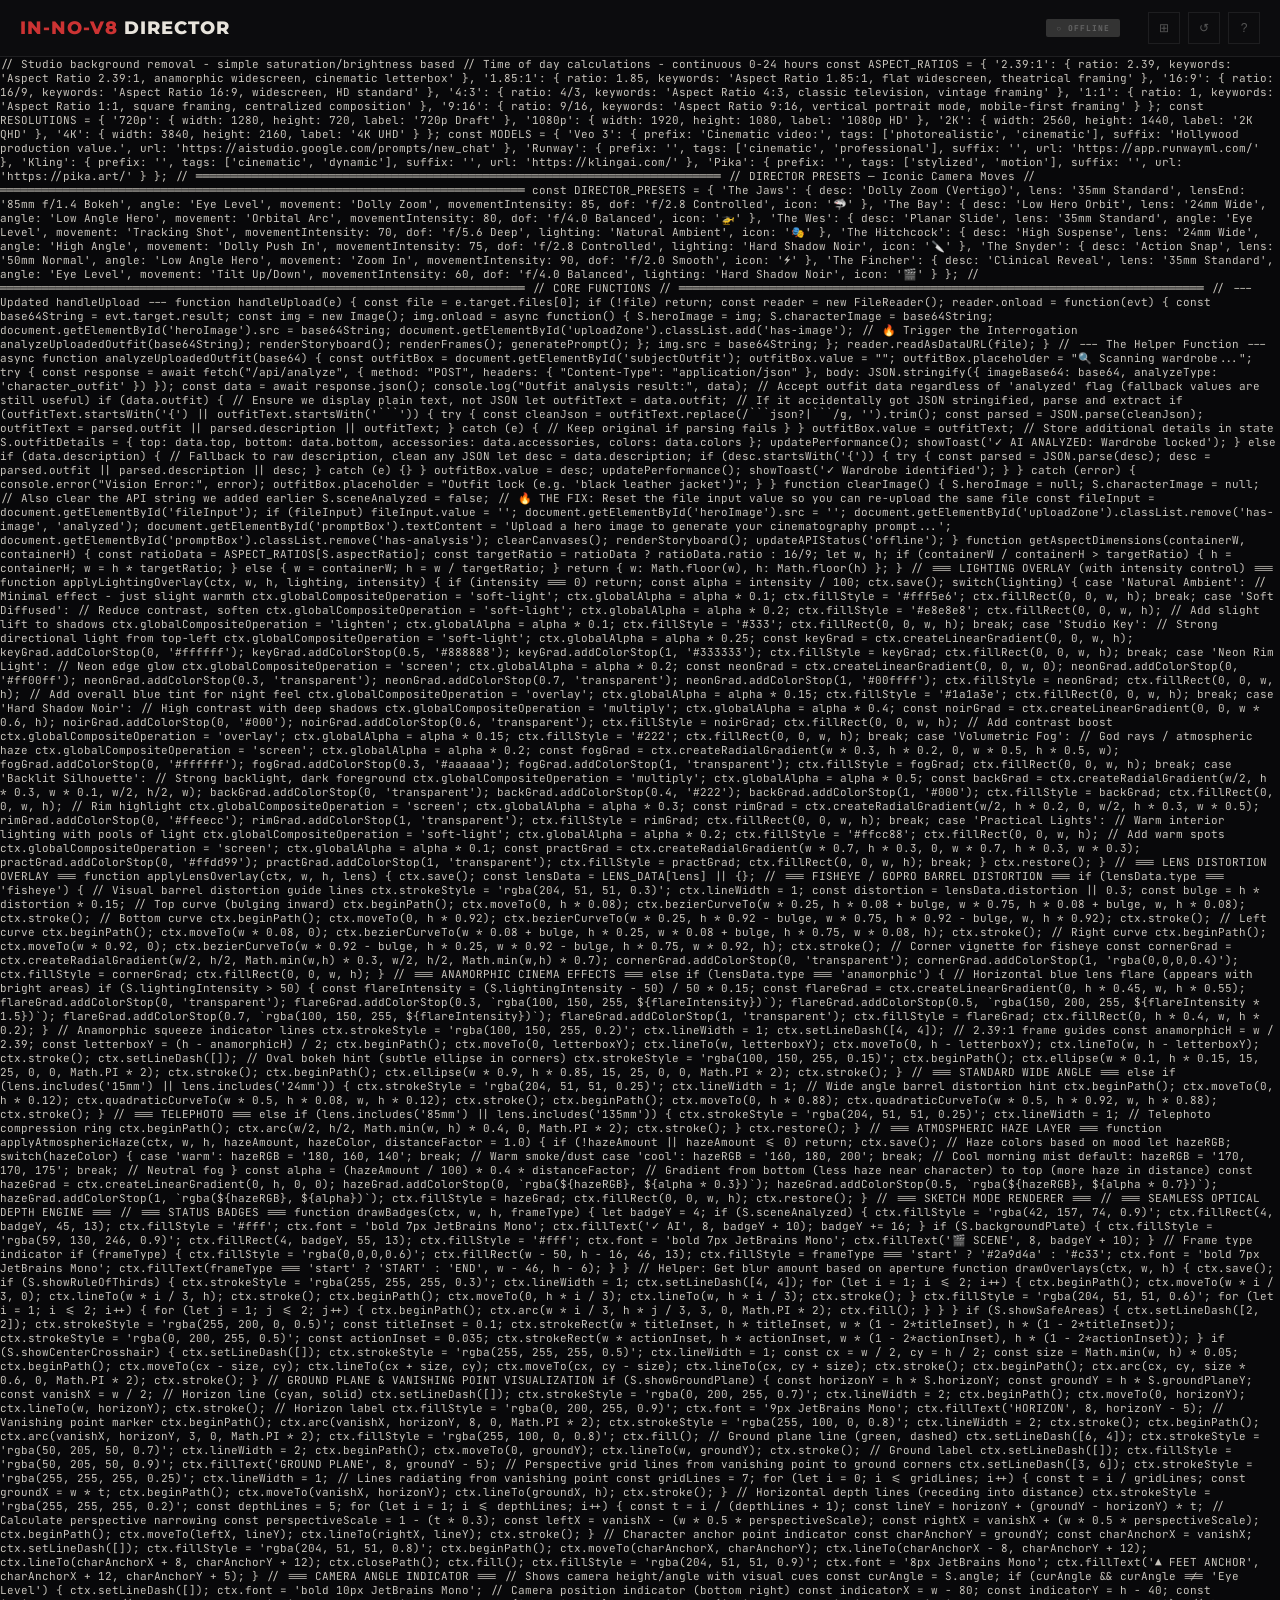
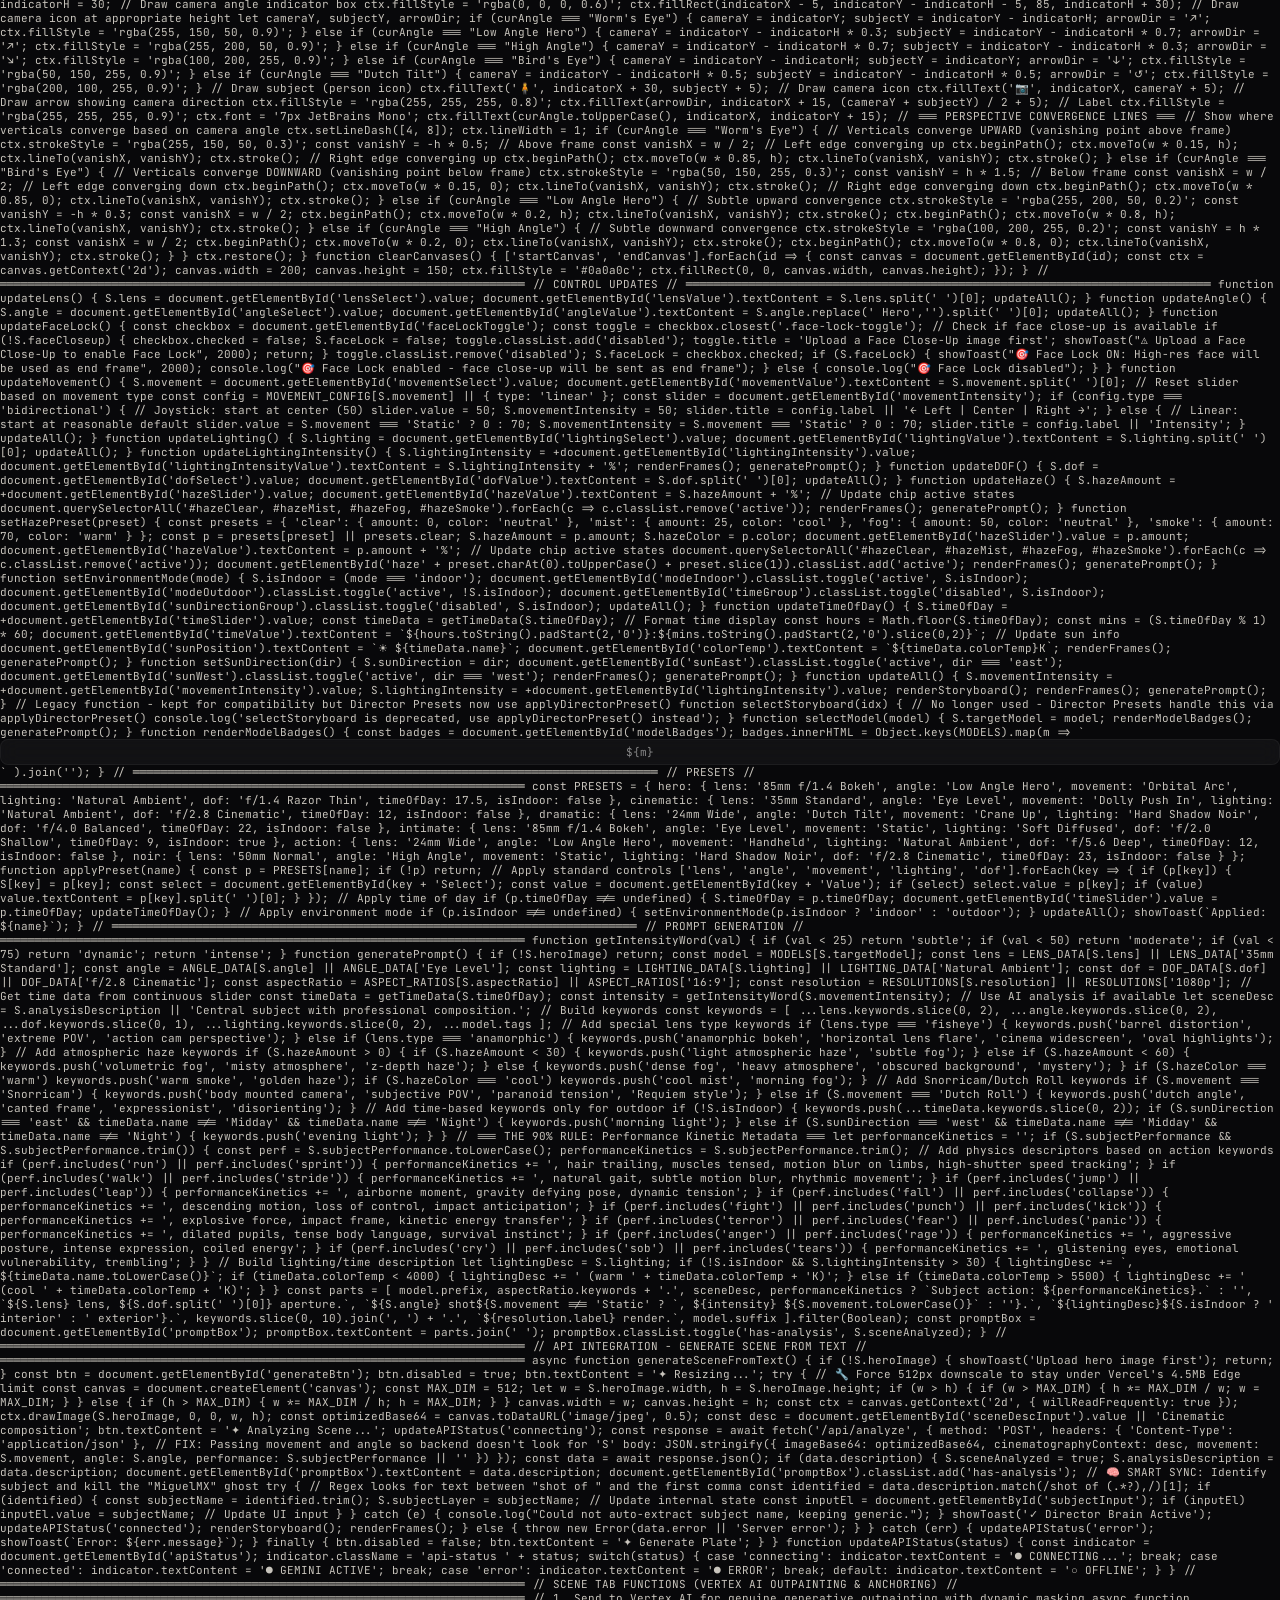
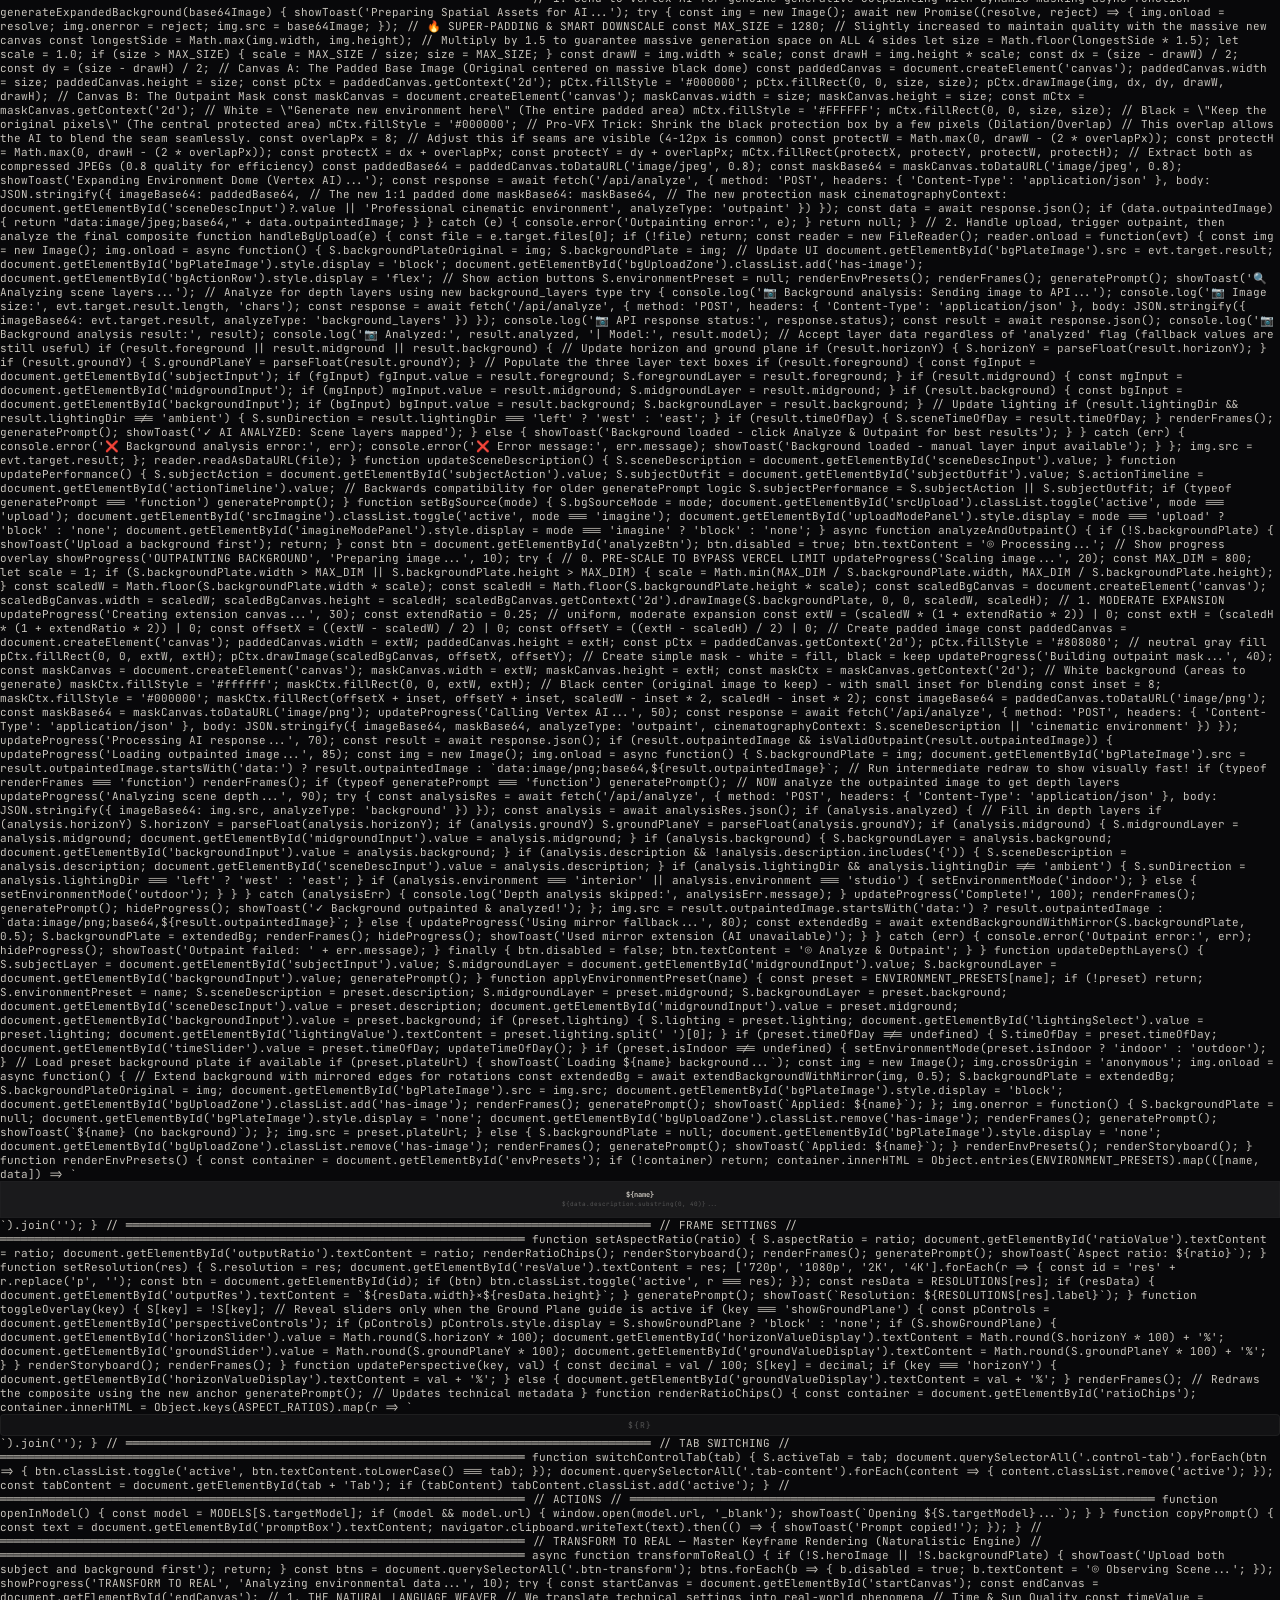
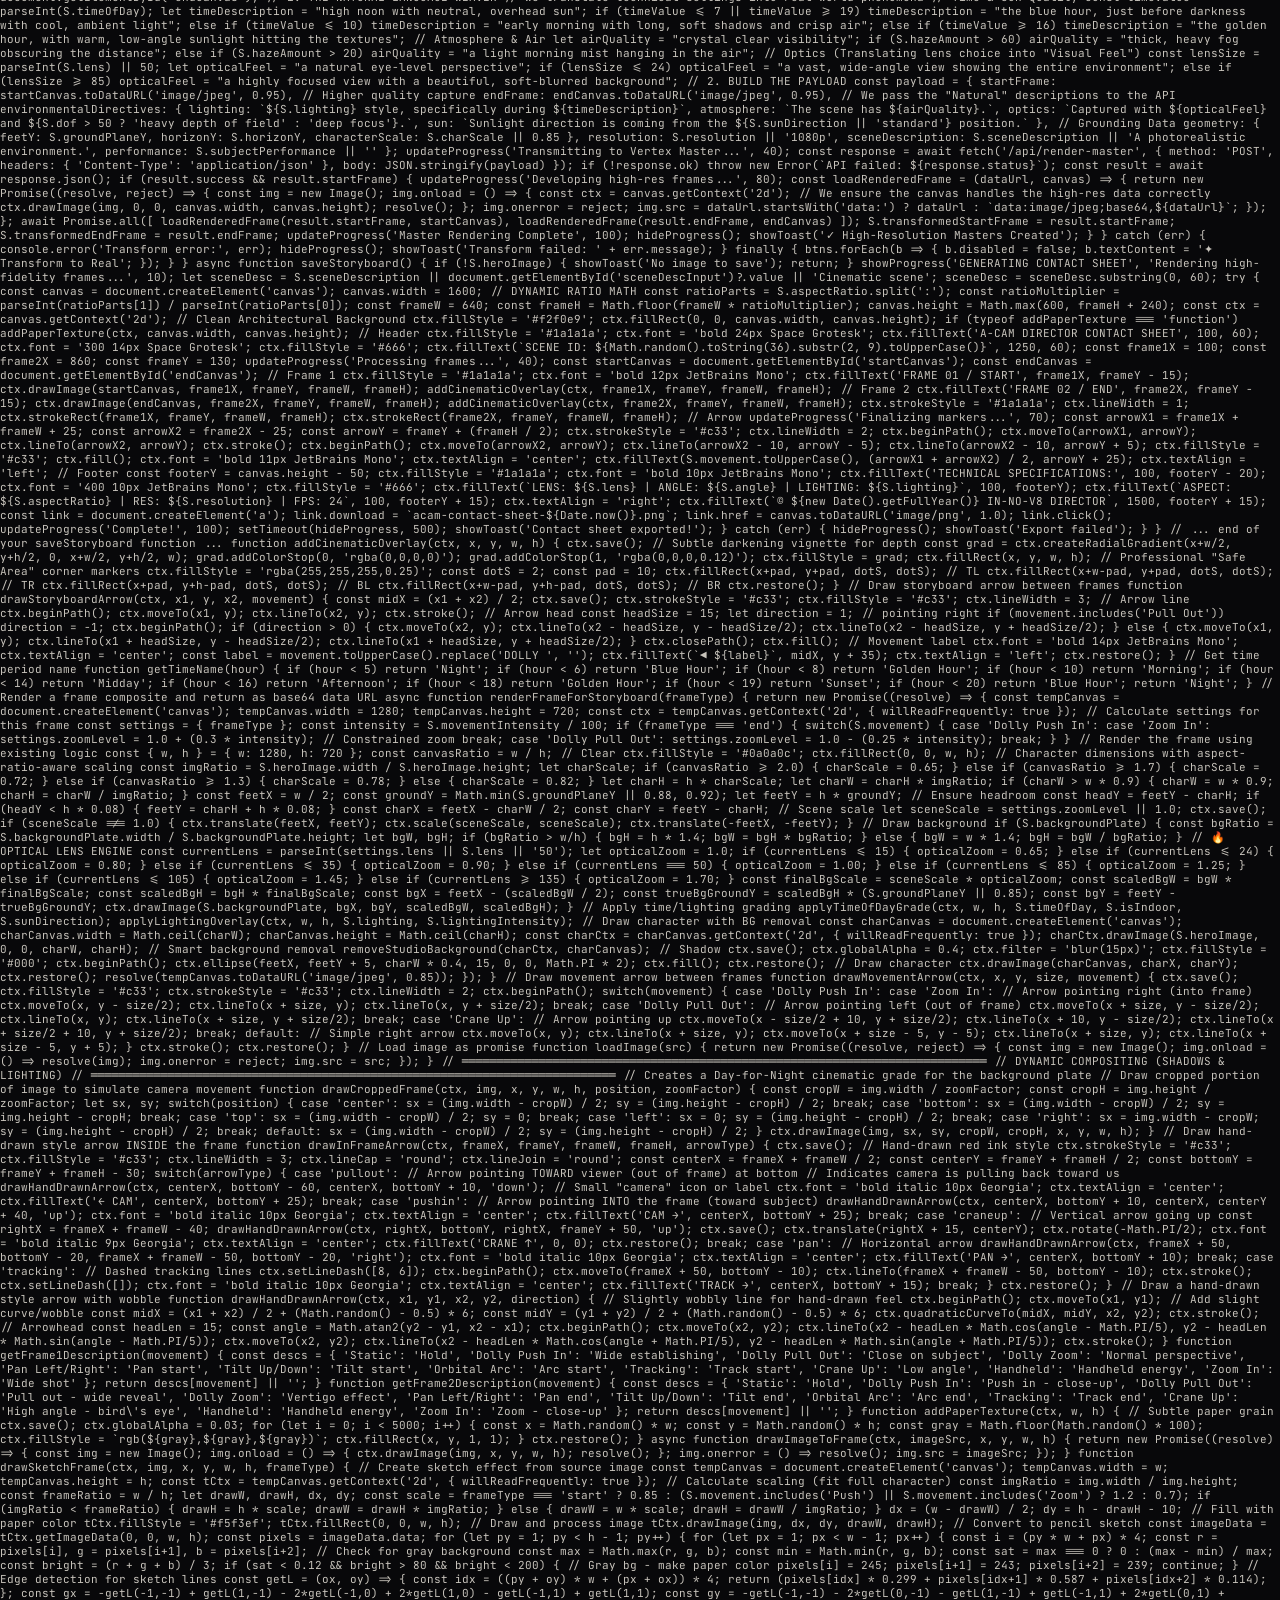
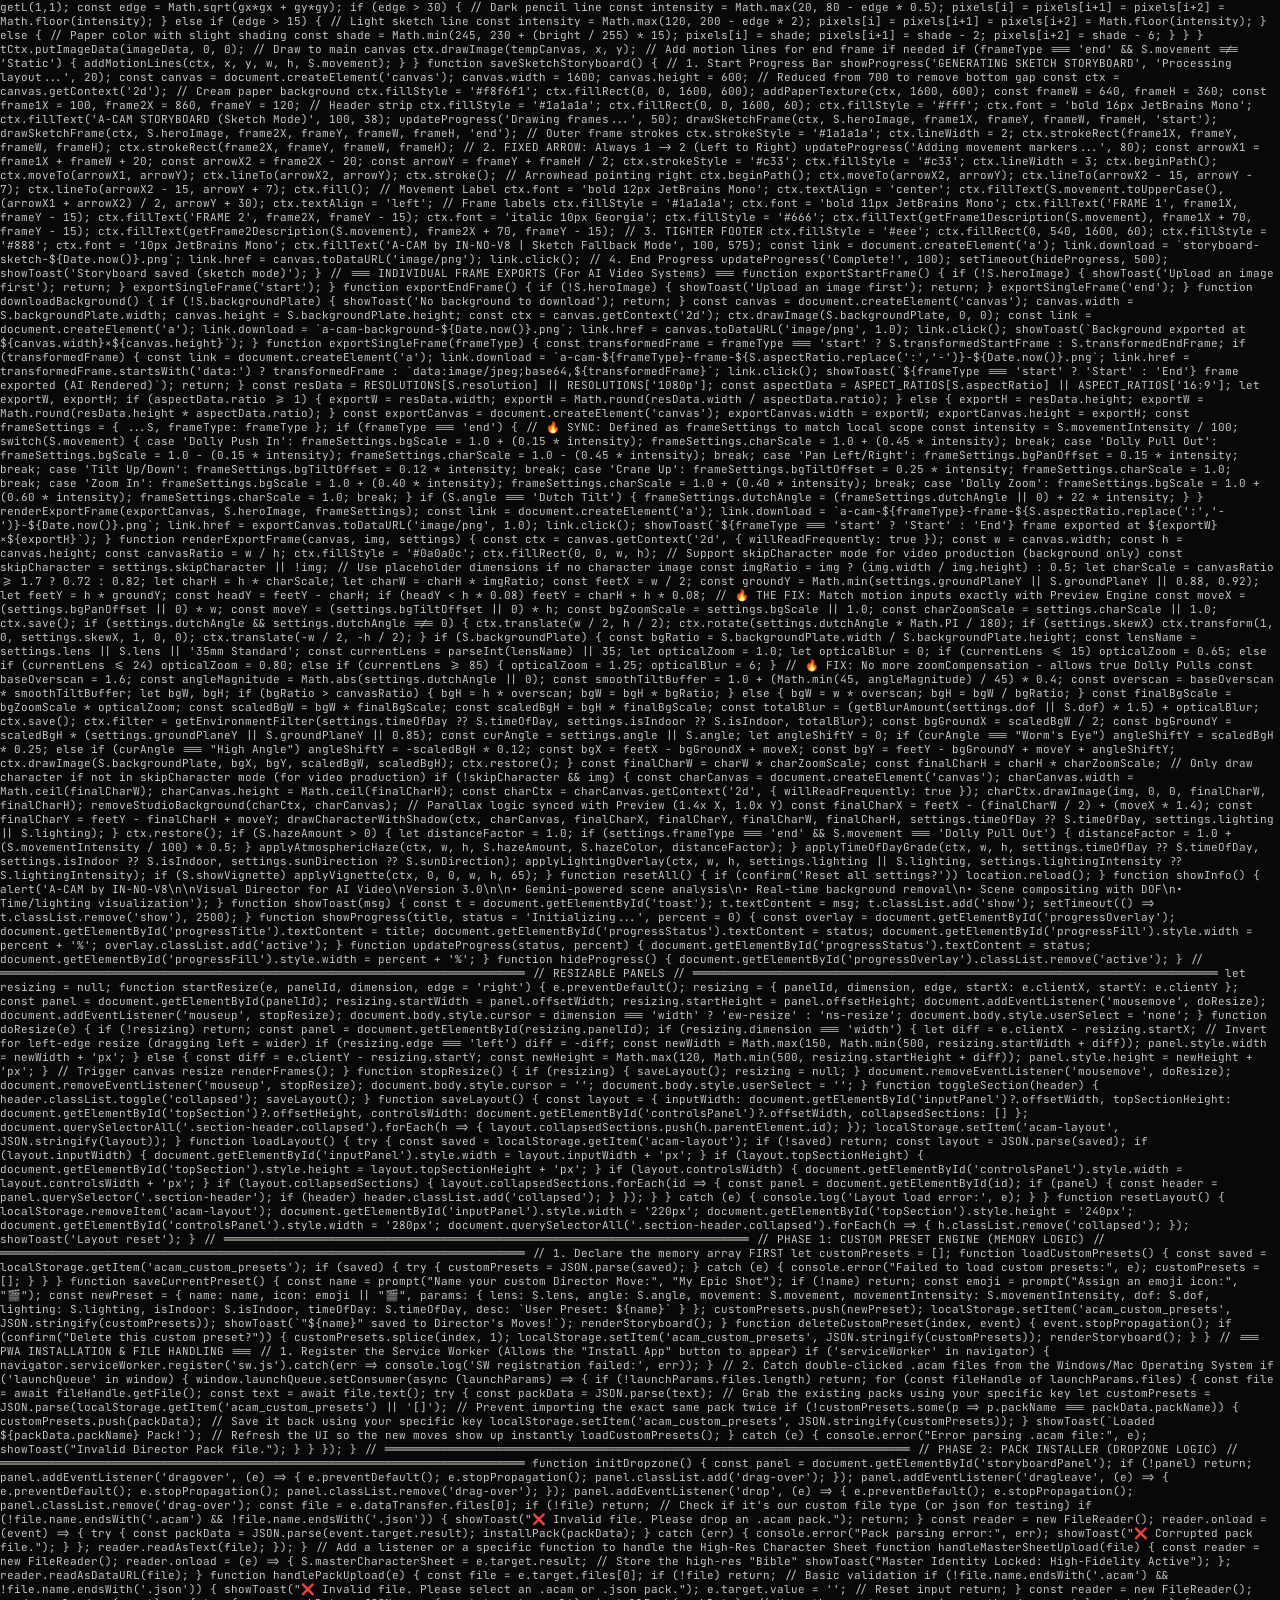
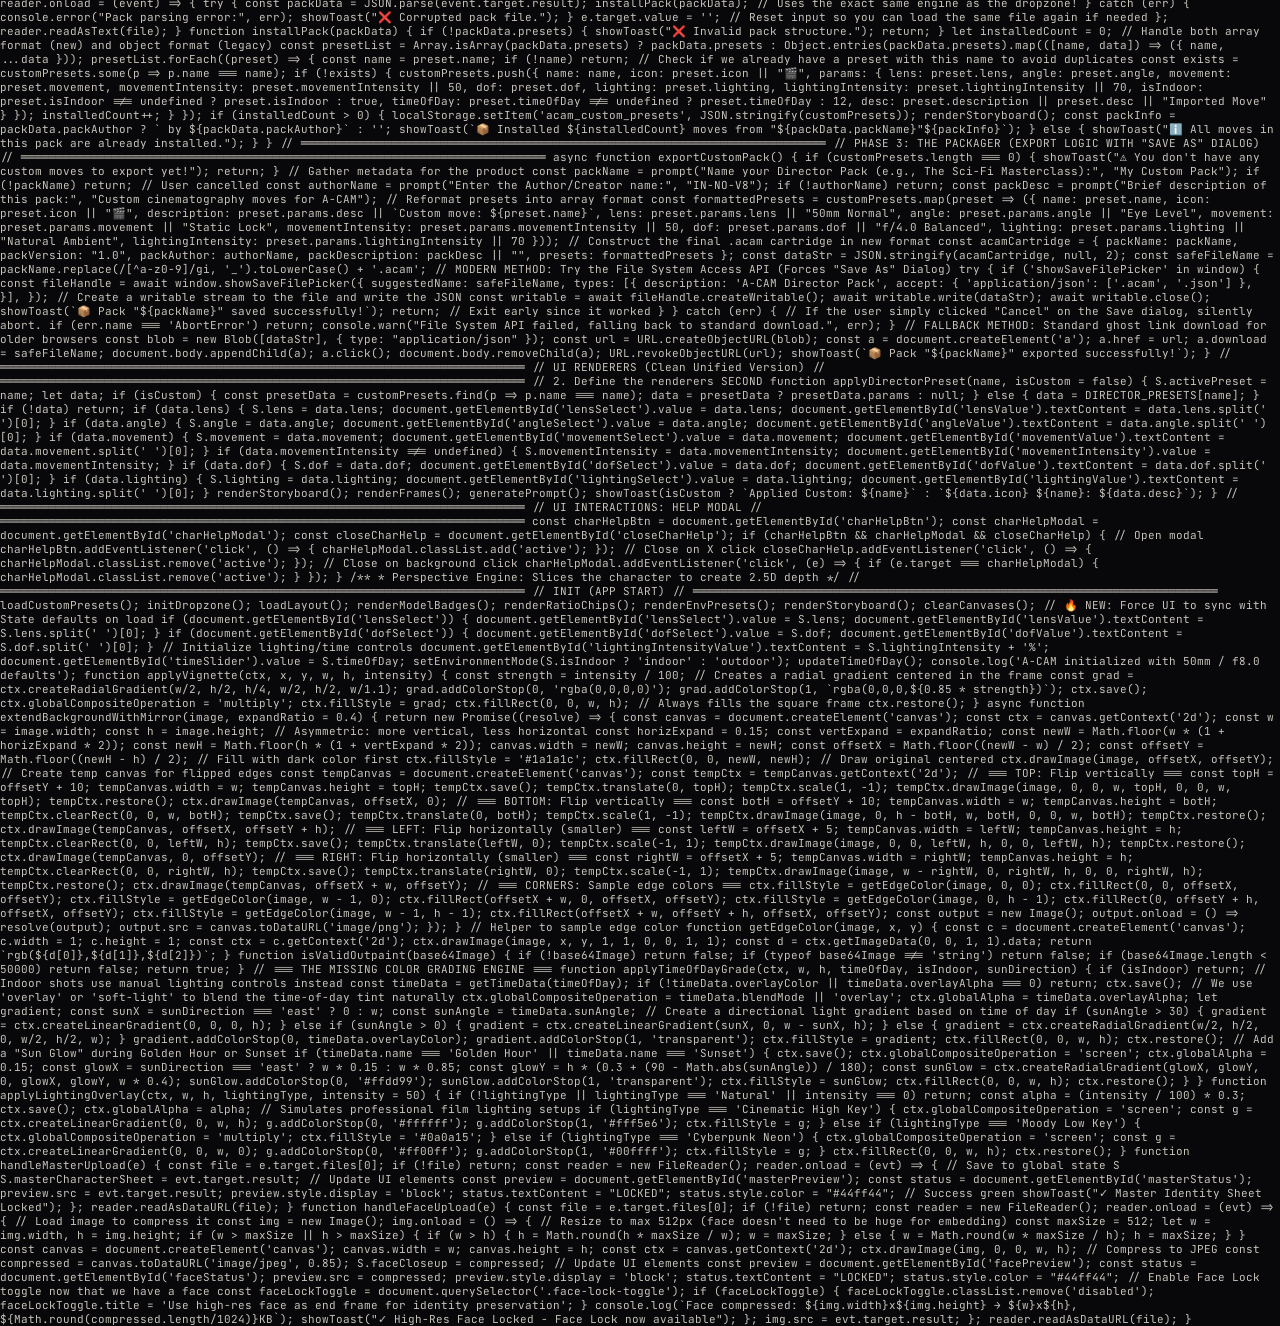
<file: app_new.html>
<!DOCTYPE html>
<html lang="en">
<head>
<meta charset="UTF-8">
<meta name="viewport" content="width=device-width, initial-scale=1.0">
<title>▶ A-CAM — Director's Interface</title>
<link rel="manifest" href="manifest.json">
<link rel="icon" href="data:image/svg+xml,<svg xmlns='http://www.w3.org/2000/svg' viewBox='0 0 100 100'><rect width='100' height='100' fill='%230a0a0a'/><text x='50' y='68' text-anchor='middle' font-size='60' fill='%23cc3333'>▶</text></svg>">
<meta property="og:title" content="A-CAM — Cinematography Prompt Engine">
<meta property="og:description" content="Director's interface for AI video generation. Professional cinematography controls for Veo, Runway, Kling.">
<link href="https://fonts.googleapis.com/css2?family=JetBrains+Mono:wght@100;200;300;400;700;800;900&family=Space+Grotesk:wght@300;400;500;700&family=Montserrat:wght@400;700;800;900&display=swap" rel="stylesheet">


<link rel="stylesheet" href="css/styles.css">
</head>
<body>

<!-- HEADER -->
<header class="header">
  <h1><span>IN-NO-V8</span> DIRECTOR</h1>
  <div class="api-status offline" id="apiStatus">○ OFFLINE</div>
  <div class="header-icons">
    <button class="header-icon" onclick="resetLayout()" title="Reset Layout">⊞</button>
    <button class="header-icon" onclick="resetAll()" title="Reset">↺</button>
    <button class="header-icon" onclick="showInfo()" title="Info">?</button>
  </div>
</header>

<!-- MAIN GRID -->
<main class="main" id="mainGrid">
  
  <!-- TOP SECTION: Input Image + Draft Storyboard (shared resize) -->
  <div class="top-section resizable" id="topSection" style="height:240px">
    
    <!-- LEFT: INPUT IMAGE -->
<div class="panel input-panel resizable" id="inputPanel" style="width:220px">
  <div class="section-header" onclick="toggleSection(this)">
    <span class="panel-title" style="display: flex; align-items: center; gap: 8px;">
        Input Image 
        <button id="charHelpBtn" class="btn btn-primary" style="padding: 2px 6px; font-size: 7px; letter-spacing: 0.5px;" onclick="event.stopPropagation();">
            IMPORT GUIDE
        </button>
    </span>
    <span class="section-toggle">▼</span>
  </div>

  <div class="section-content">
    <div class="upload-zone" id="uploadZone" onclick="document.getElementById('fileInput').click()">
      <div class="upload-icon">◎</div>
      <div class="upload-text">
        Actor (For Layout)<br>
        <span style="color:#333">pose / scale / shadow</span>
      </div>
      <img id="heroImage" alt="Hero">
      <button class="clear-btn" onclick="event.stopPropagation();clearImage()">✕ Clear</button>
      <div class="analyzed-badge" id="analyzedBadge">✓ AI ANALYZED</div>
    </div>

    <div class="control-group" style="margin-top: 12px; border-top: 1px solid #1a1a1c; padding-top: 12px;">
      <div class="control-label" style="margin-bottom: 6px;">
        Master Identity Sheet <span class="control-value" id="masterStatus" style="color: #444;">MISSING</span>
      </div>
      <div class="upload-zone" id="masterZone" style="height: 60px; min-height: 60px; border-style: dashed;" onclick="document.getElementById('masterInput').click()">
         <div class="upload-text" style="font-size: 7px; line-height: 1.2;">
           ↑ DROP MULTI-ANGLE SHEET<br>
           <span style="color:#444">High-fidelity face/outfit lock</span>
         </div>
         <img id="masterPreview" style="display:none; width:100%; height:100%; object-fit:cover; position:absolute; top:0; left:0; border-radius:2px;">
      </div>
      <input type="file" id="masterInput" accept="image/*" style="display:none" onchange="handleMasterUpload(event)">
    </div>

    <div class="control-group" style="margin-top: 8px; border-top: 1px solid #1a1a1c; padding-top: 8px;">
      <div class="control-label" style="margin-bottom: 6px;">
        Face Close-Up <span class="control-value" id="faceStatus" style="color: #444;">OPTIONAL</span>
      </div>
      <div class="upload-zone" id="faceZone" style="height: 50px; min-height: 50px; border-style: dashed;" onclick="document.getElementById('faceInput').click()">
         <div class="upload-text" style="font-size: 7px; line-height: 1.2;">
           ↑ DROP HIGH-RES FACE<br>
           <span style="color:#444">Better likeness in action poses</span>
         </div>
         <img id="facePreview" style="display:none; width:100%; height:100%; object-fit:cover; position:absolute; top:0; left:0; border-radius:2px;">
      </div>
      <input type="file" id="faceInput" accept="image/*" style="display:none" onchange="handleFaceUpload(event)">
    </div>
  </div>

  <input type="file" id="fileInput" accept="image/*" style="display:none" onchange="handleUpload(event)">
  <div class="resize-handle resize-handle-right" onmousedown="startResize(event, 'inputPanel', 'width')"></div>
</div>
    
    <!-- CENTER: DIRECTOR PRESETS -->
<div class="panel storyboard-panel" id="storyboardPanel">
      <div class="section-header" style="display: flex; justify-content: space-between; align-items: center;" title="Iconic camera moves from legendary directors">
        <div onclick="toggleSection(this.parentElement)" style="flex-grow: 1; cursor: pointer;">
          <span class="panel-title">Director's Moves <span style="color:var(--dim);font-weight:400">(click to apply)</span></span>
        </div>
        <div style="display: flex; gap: 4px; margin-right: 10px;">
          <input type="file" id="packFileInput" accept=".acam,.json" style="display:none" onchange="handlePackUpload(event)">
          <button onclick="document.getElementById('packFileInput').click()" class="btn" style="padding: 2px 8px; font-size: 8px; border-color: #333;" title="Load an .acam Director Pack">
            ↑ LOAD
          </button>
          <button onclick="saveCurrentPreset()" class="btn" style="padding: 2px 8px; font-size: 8px; border-color: #333;" title="Save current settings">
            + SAVE
          </button>
          <button onclick="exportCustomPack()" class="btn" style="padding: 2px 8px; font-size: 8px; border-color: #cc3333; color: #cc3333;" title="Export your custom moves as a .acam pack">
            ↓ EXPORT
          </button>
        </div>
        <span class="section-toggle" onclick="toggleSection(this.parentElement)">▼</span>
      </div>
      <div class="section-content">
        <div class="storyboard-grid" id="storyboardGrid">
          </div>
        
<div class="performance-section">
          <div class="performance-label">Subject Performance & Consistency</div>
          
          <div style="display: grid; grid-template-columns: 1fr 1fr 1fr min-content; gap: 8px; margin-bottom: 10px; align-items: start;">
            <textarea class="performance-input" id="subjectAction" 
              placeholder="Action (e.g., 'Sprinting in terror')"
              style="height: 60px; min-height: 60px; margin: 0; resize: none;" oninput="updatePerformance()"></textarea>

            <textarea class="performance-input" id="subjectOutfit" 
              placeholder="Outfit lock (e.g., 'brown leather jacket')"
              style="height: 60px; min-height: 60px; margin: 0; resize: none;" oninput="updatePerformance()"></textarea>
            
            <textarea class="performance-input" id="actionTimeline" 
              placeholder="Timeline (e.g., 'runs, stops, screams')"
              style="height: 60px; min-height: 60px; margin: 0; resize: none;" oninput="updatePerformance()"></textarea>
            
            <button onclick="generateActionStandIn()" 
              style="width: 60px; height: 60px; padding: 5px; background-color: #cc3333; color: white; border: none; border-radius: 4px; cursor: pointer; font-family: inherit; font-weight: bold; font-size: 9px; text-transform: uppercase; letter-spacing: 0.5px; display: flex; align-items: center; justify-content: center; text-align: center; line-height: 1.2;">
              ACTION<br>POSE
            </button>
          </div>
			
			<div id="aiProgressBar" class="ai-progress-container" style="display: none; margin-bottom: 10px;">
            <div class="ai-progress-text">Baking Action Pose...</div>
            <div class="ai-progress-bar-bg">
            <div id="aiProgressFill" class="ai-progress-bar-fill"></div>
     </div>
   </div>
            
          <button onclick="generateActionStandIn()" 
            style="width: 100%; padding: 10px; background-color: #cc3333; color: white; border: none; border-radius: 4px; cursor: pointer; font-family: inherit; font-weight: bold; text-transform: uppercase; letter-spacing: 1px; margin-bottom: 10px;">
            Generate Action Pose
          </button>

          <div class="performance-hint">Locks facial identity via PulID and weights outfit data to prevent hallucination.</div>
        </div>
      </div>
    </div>
    
    <!-- Shared resize handle for entire top section -->
    <div class="resize-handle resize-handle-bottom" onmousedown="startResize(event, 'topSection', 'height')"></div>
  </div>
  
  <!-- RIGHT: CINEMATOGRAPHY CONTROLS -->
  <div class="panel controls-panel resizable" id="controlsPanel" style="width:280px">
    <!-- Tab Navigation -->
    <div class="control-tabs">
      <button class="control-tab active" onclick="switchControlTab('camera')">Camera</button>
      <button class="control-tab" onclick="switchControlTab('scene')">Scene</button>
      <button class="control-tab" onclick="switchControlTab('frame')">Frame</button>
    </div>
    
    <!-- CAMERA TAB -->
    <div class="tab-content active" id="cameraTab">
    
    <!-- Camera Lens -->
    <div class="control-group">
      <div class="control-label">Camera Lens <span class="control-value" id="lensValue">35mm</span></div>
      <div class="control-row">
        <select class="sel" id="lensSelect" onchange="updateLens()">
          <optgroup label="Action / Extreme">
            <option value="8mm Fisheye">8mm Fisheye</option>
            <option value="12mm GoPro">12mm GoPro</option>
          </optgroup>
          <optgroup label="Standard">
            <option value="15mm Ultra Wide">15mm Ultra Wide</option>
            <option value="24mm Wide">24mm Wide</option>
            <option value="35mm Standard" selected>35mm Standard</option>
            <option value="50mm Normal">50mm Normal</option>
            <option value="85mm f/1.4 Bokeh">85mm f/1.4 Bokeh</option>
            <option value="135mm Telephoto">135mm Telephoto</option>
          </optgroup>
          <optgroup label="Anamorphic Cinema">
            <option value="35mm Anamorphic">35mm Anamorphic</option>
            <option value="50mm Anamorphic">50mm Anamorphic</option>
          </optgroup>
        </select>
      </div>
    </div>
    
    <!-- Angle -->
    <div class="control-group">
      <div class="control-label">Angle <span class="control-value" id="angleValue">Eye Level</span></div>
      <div class="control-row">
        <select class="sel" id="angleSelect" onchange="updateAngle()">
          <option value="Eye Level" selected>Eye Level</option>
          <option value="Low Angle Hero">Low Angle Hero</option>
          <option value="High Angle">High Angle</option>
          <option value="Dutch Tilt">Dutch Tilt</option>
          <option value="Bird's Eye">Bird's Eye</option>
          <option value="Worm's Eye">Worm's Eye</option>
        </select>
      </div>
    </div>
    
    <!-- Movement -->
    <div class="control-group">
      <div class="control-label">Movement <span class="control-value" id="movementValue">Static</span></div>
      <div class="control-row">
        <select class="sel" id="movementSelect" onchange="updateMovement()">
          <option value="Static" selected>Static</option>
          <option value="Dolly Push In">Dolly Push In</option>
          <option value="Dolly Pull Out">Dolly Pull Out</option>
          <option value="Dolly Zoom">Dolly Zoom (Vertigo)</option>
          <option value="Pan Left/Right">Pan Left/Right</option>
          <option value="Tilt Up/Down">Tilt Up/Down</option>
          <option value="Orbital Arc">Orbital Arc</option>
          <option value="Tracking Shot">Tracking Shot</option>
          <option value="Crane Up">Crane Up</option>
          <option value="Handheld">Handheld</option>
          <option value="Zoom In">Zoom In</option>
          <option value="Snorricam">Snorricam (Body Cam)</option>
          <option value="Dutch Roll">Dutch Roll + Skew</option>
        </select>
        <input type="range" class="rng rng-mini" id="movementIntensity" min="0" max="100" value="50" oninput="updateAll()" title="← Left/Down/Out | Center | Right/Up/In →">
      </div>
    </div>
    
    <!-- Environment Mode -->
    <div class="control-group">
      <div class="control-label">Environment</div>
      <div class="control-row">
        <button class="chip" id="modeOutdoor" onclick="setEnvironmentMode('outdoor')">☀ Outdoor</button>
        <button class="chip active" id="modeIndoor" onclick="setEnvironmentMode('indoor')">⬚ Indoor</button>
      </div>
    </div>
    
    <!-- Lighting Style -->
    <div class="control-group">
      <div class="control-label">Lighting Style <span class="control-value" id="lightingValue">Natural</span></div>
      <div class="control-row">
        <select class="sel" id="lightingSelect" onchange="updateLighting()">
          <optgroup label="Natural">
            <option value="Natural Ambient" selected>Natural Ambient</option>
            <option value="Soft Diffused">Soft Diffused</option>
          </optgroup>
          <optgroup label="Dramatic">
            <option value="Hard Shadow Noir">Hard Shadow Noir</option>
            <option value="Backlit Silhouette">Backlit Silhouette</option>
            <option value="Volumetric Fog">Volumetric Fog</option>
          </optgroup>
          <optgroup label="Artificial">
            <option value="Studio Key">Studio Key Light</option>
            <option value="Neon Rim Light">Neon / Practical</option>
            <option value="Practical Lights">Practical Lights</option>
          </optgroup>
        </select>
      </div>
      <div class="control-row" style="margin-top:6px">
        <span style="font-size:7px;color:var(--dim);width:50px">Intensity</span>
        <input type="range" class="rng" id="lightingIntensity" min="0" max="100" value="70" oninput="updateLightingIntensity()">
        <span class="control-value" id="lightingIntensityValue" style="width:30px;text-align:right">70%</span>
      </div>
    </div>
    
    <!-- Time of Day (Outdoor only) -->
    <div class="control-group" id="timeGroup">
      <div class="control-label">Time of Day <span class="control-value" id="timeValue">12:00</span></div>
      <div class="time-slider-container">
        <div class="time-icons">
          <span>🌙</span>
          <span>🌅</span>
          <span>☀️</span>
          <span>🌅</span>
          <span>🌙</span>
        </div>
        <input type="range" class="rng time-slider" id="timeSlider" min="0" max="24" step="0.5" value="12" oninput="updateTimeOfDay()">
        <div class="time-track-gradient"></div>
      </div>
      <div class="time-labels">
        <span>00:00</span>
        <span>06:00</span>
        <span>12:00</span>
        <span>18:00</span>
        <span>24:00</span>
      </div>
      <div class="sun-info" id="sunInfo">
        <span id="sunPosition">Sun: Overhead</span>
        <span id="colorTemp">5500K</span>
      </div>
    </div>
    
    <!-- Sun Direction (Outdoor only) -->
    <div class="control-group" id="sunDirectionGroup">
      <div class="control-label">Sun Direction</div>
      <div class="control-row">
        <button class="chip active" id="sunEast" onclick="setSunDirection('east')">← East (AM)</button>
        <button class="chip" id="sunWest" onclick="setSunDirection('west')">West (PM) →</button>
      </div>
    </div>
    
    <!-- Depth of Field -->
    <div class="control-group">
      <div class="control-label">Depth of Field <span class="control-value" id="dofValue">f/4.0</span></div>
      <div class="control-row">
        <select class="sel" id="dofSelect" onchange="updateDOF()">
          <option value="f/1.4 Razor Thin">f/1.4 Razor Thin</option>
          <option value="f/2.0 Shallow">f/2.0 Shallow</option>
          <option value="f/2.8 Cinematic">f/2.8 Cinematic</option>
          <option value="f/4.0 Balanced" selected>f/4.0 Balanced</option>
          <option value="f/5.6 Deep">f/5.6 Deep</option>
          <option value="f/8.0 Sharp">f/8.0 Sharp</option>
          <option value="f/11 Deep Focus">f/11 Deep Focus</option>
        </select>
      </div>
    </div>
    
    <!-- Atmospheric Haze (Z-Depth Fog) -->
    <div class="control-group">
      <div class="control-label">Atmosphere <span class="control-value" id="hazeValue">0%</span></div>
      <div class="control-row">
        <input type="range" class="rng" id="hazeSlider" min="0" max="100" value="0" oninput="updateHaze()">
      </div>
      <div class="control-row" style="margin-top:4px">
        <button class="chip chip-mini" id="hazeClear" onclick="setHazePreset('clear')">Clear</button>
        <button class="chip chip-mini" id="hazeMist" onclick="setHazePreset('mist')">Mist</button>
        <button class="chip chip-mini" id="hazeFog" onclick="setHazePreset('fog')">Fog</button>
        <button class="chip chip-mini" id="hazeSmoke" onclick="setHazePreset('smoke')">Smoke</button>
      </div>
    </div>
    
    <!-- Quick Presets (Camera Tab) -->
    <div class="control-group" style="margin-top:12px;padding-top:12px;border-top:1px solid var(--border)">
      <div class="control-label">Quick Presets</div>
      <div class="preset-row">
        <button class="chip" onclick="applyPreset('hero')">Hero Shot</button>
        <button class="chip" onclick="applyPreset('cinematic')">Cinematic</button>
        <button class="chip" onclick="applyPreset('dramatic')">Dramatic</button>
        <button class="chip" onclick="applyPreset('intimate')">Intimate</button>
        <button class="chip" onclick="applyPreset('action')">Action</button>
        <button class="chip" onclick="applyPreset('noir')">Noir</button>
      </div>
    </div>
    
    </div><!-- End Camera Tab -->
    
    <!-- SCENE TAB -->
    <div class="tab-content" id="sceneTab">
      
      <!-- Background Source Toggle -->
      <div class="control-group">
        <div class="control-label">Background Source</div>
        <div class="source-toggle">
          <button class="source-btn active" id="srcUpload" onclick="setBgSource('upload')">📁 Upload</button>
          <button class="source-btn" id="srcImagine" onclick="setBgSource('imagine')">✨ Imagine</button>
        </div>
      </div>
      
      <!-- Upload Mode Panel -->
      <div class="bg-mode-panel" id="uploadModePanel">
        <div class="scene-upload-zone" id="bgUploadZone" onclick="document.getElementById('bgFileInput').click()">
          <div class="scene-upload-icon">◫</div>
          <div class="scene-upload-text">Upload location image</div>
          <img id="bgPlateImage" style="display:none">
        </div>
        <input type="file" id="bgFileInput" accept="image/*" onchange="handleBgUpload(event)" style="display:none">
        <div class="bg-action-row" id="bgActionRow" style="display:none">
          <button class="btn-analyze" id="analyzeBtn" onclick="analyzeAndOutpaint()">
            ◎ Analyze & Outpaint
          </button>
          <button class="btn-download-bg" id="downloadBgBtn" onclick="downloadBackground()" title="Download outpainted background for use in other video AI systems">
            ↓ Background
          </button>
        </div>
      </div>
      
      <!-- Imagine Mode Panel -->
      <div class="bg-mode-panel" id="imagineModePanel" style="display:none">
        <textarea class="scene-textarea" id="sceneDescInput" placeholder="Describe the location...&#10;e.g. 'Neon-lit city street at midnight, rain-slicked pavement'" oninput="updateSceneDescription()"></textarea>
        <button class="btn-generate" id="generateBtn" onclick="generateSceneFromText()">✦ Generate Plate</button>
      </div>
      
      <!-- Location Library -->
      <div class="control-group">
        <div class="control-label">Location Library</div>
        <div class="env-presets" id="envPresets">
          <!-- Populated by JS -->
        </div>
      </div>
      
      <!-- Depth Layers (Parallax) -->
      <div class="control-group" style="margin-top:12px;padding-top:12px;border-top:1px solid var(--border)">
        <div class="control-label" style="color:var(--accent)">Depth Layers (Parallax)</div>
        
        <div class="depth-layers">
          <div class="depth-layer">
            <div class="depth-layer-header"><span class="depth-dot subject"></span> Foreground / Subject</div>
            <input type="text" class="depth-input" id="subjectInput" value="Primary subject" placeholder="e.g. A cybernetic ronin" oninput="updateDepthLayers()">
          </div>
          <div class="depth-layer">
            <div class="depth-layer-header"><span class="depth-dot midground"></span> Mid-ground</div>
            <input type="text" class="depth-input" id="midgroundInput" placeholder="Objects at medium distance" oninput="updateDepthLayers()">
          </div>
          <div class="depth-layer">
            <div class="depth-layer-header"><span class="depth-dot background"></span> Background</div>
            <input type="text" class="depth-input" id="backgroundInput" placeholder="Distant elements" oninput="updateDepthLayers()">
          </div>
        </div>
      </div>
      
    </div><!-- End Scene Tab -->
    
    <!-- FRAME TAB -->
    <div class="tab-content" id="frameTab">
    
    <!-- Aspect Ratio -->
    <div class="control-group">
      <div class="control-label">Aspect Ratio <span class="control-value" id="ratioValue">16:9</span></div>
      <div class="ratio-chips" id="ratioChips">
        <!-- Populated by JS -->
      </div>
    </div>
    
    <!-- Resolution -->
    <div class="control-group">
      <div class="control-label">Resolution <span class="control-value" id="resValue">1080p</span></div>
      <div class="preset-row">
        <button class="chip" id="res720" onclick="setResolution('720p')">720p</button>
        <button class="chip active" id="res1080" onclick="setResolution('1080p')">1080p</button>
        <button class="chip" id="res2K" onclick="setResolution('2K')">2K</button>
        <button class="chip" id="res4K" onclick="setResolution('4K')">4K</button>
      </div>
    </div>
    
    <!-- Wireframe Overlays -->
    <div class="control-group">
      <div class="control-label">Composition Guides</div>
      <div class="overlay-toggles">
        <label class="toggle-label">
          <input type="checkbox" id="toggleThirds" onchange="toggleOverlay('showRuleOfThirds')">
          <span class="toggle-text">Rule of Thirds</span>
        </label>
        <label class="toggle-label">
          <input type="checkbox" id="toggleSafe" onchange="toggleOverlay('showSafeAreas')">
          <span class="toggle-text">Safe Areas</span>
        </label>
        <label class="toggle-label">
          <input type="checkbox" id="toggleCenter" onchange="toggleOverlay('showCenterCrosshair')">
          <span class="toggle-text">Center Cross</span>
        </label>
        <label class="toggle-label">
          <input type="checkbox" id="toggleGroundPlane" onchange="toggleOverlay('showGroundPlane')">
          <span class="toggle-text">Ground Plane</span>
        </label>
      </div>
    </div>
	
	<div class="control-group" id="perspectiveControls" style="margin-top:12px; padding-top:12px; border-top:1px solid var(--border); display: none;">
      <div class="control-label" style="color:var(--accent)">Perspective Refinement</div>
      
      <div class="control-group">
        <div class="control-label">Horizon Height <span class="control-value" id="horizonValueDisplay">35%</span></div>
        <div class="control-row">
          <input type="range" class="rng" id="horizonSlider" min="0" max="100" value="35" oninput="updatePerspective('horizonY', this.value)">
        </div>
      </div>

      <div class="control-group">
        <div class="control-label">Ground Level <span class="control-value" id="groundValueDisplay">85%</span></div>
        <div class="control-row">
          <input type="range" class="rng" id="groundSlider" min="0" max="100" value="85" oninput="updatePerspective('groundPlaneY', this.value)">
        </div>
      </div>
      <div class="performance-hint">Align these to match the photo's vanishing point.</div>
    </div>
    
    <!-- Output Info -->
    <div class="control-group" style="margin-top:12px;padding-top:12px;border-top:1px solid var(--border)">
      <div class="control-label" style="color:var(--accent)">Output Info</div>
      <div style="background:#1a1a1c;padding:10px;font-size:8px;color:var(--dim);line-height:1.7">
        <div><span style="color:var(--text)">Ratio:</span> <span id="outputRatio">16:9</span></div>
        <div><span style="color:var(--text)">Resolution:</span> <span id="outputRes">1920×1080</span></div>
        <div><span style="color:var(--text)">Target:</span> <span id="outputTarget">Veo 3</span></div>
      </div>
    </div>
    
    </div><!-- End Frame Tab -->
    
    <div class="resize-handle resize-handle-left" onmousedown="startResize(event, 'controlsPanel', 'width', 'left')"></div>
  </div>
  
  <!-- BOTTOM: START/END FRAMES (Real composited output) -->
  <div class="bottom-section" id="framesSection">
    <div class="panel-title" style="margin-bottom:6px">Preview Frames <span style="color:var(--success);font-weight:400">(composited)</span></div>
    <div class="frames-content">
      <div class="frame-panel">
        <div class="frame-label">Start Frame</div>
        <div class="frame-preview" id="startFrame">
          <canvas id="startCanvas"></canvas>
        </div>
      </div>
      <div class="frame-connector">▶ ▷ ▶</div>
      <div class="frame-panel">
        <div class="frame-label">End Frame</div>
        <div class="frame-preview" id="endFrame">
          <canvas id="endCanvas"></canvas>
        </div>
      </div>
    </div>
  </div>
  
  <!-- PROMPT OUTPUT -->
  <div class="prompt-section" id="promptSection">
    <div class="prompt-label">Generated Technical Prompt</div>
    <div class="prompt-box" id="promptBox">Upload a hero image to generate your cinematography prompt...</div>
    <div class="model-badges" id="modelBadges">
      <!-- Generated by JS -->
    </div>
    <div class="prompt-actions">
  <button class="btn btn-transform" onclick="transformToReal()">✦ Transform to Real</button>
  
  <!-- Face Lock Toggle -->
  <label class="face-lock-toggle" title="Use high-res face close-up as end frame to preserve identity on close-ups">
    <input type="checkbox" id="faceLockToggle" onchange="updateFaceLock()">
    <span class="face-lock-label">🎯 Face Lock</span>
  </label>
  
  <button class="btn btn-primary" onclick="openInModel()">Generate Video Render →</button>
  <button class="btn" onclick="copyPrompt()">⎘ Copy Prompt</button>
  <button class="btn" onclick="exportStartFrame()">↓ Start Frame</button>
  <button class="btn" onclick="exportEndFrame()">↓ End Frame</button>
  <button class="btn btn-dim" onclick="saveStoryboard()">↓ Storyboard</button>
  
  <button class="production-btn pulse-red" onclick="pushToProduction()">
    <span class="icon">🚀</span> PUSH TO PRODUCTION (OMNI)
  </button>
</div>
    </div>
  
</main>

<!-- TOAST -->
<div class="toast" id="toast"></div>

<!-- PROGRESS OVERLAY -->
<div class="progress-overlay" id="progressOverlay">
  <div class="progress-container">
    <div class="progress-title" id="progressTitle">Processing...</div>
    <div class="progress-bar">
      <div class="progress-fill" id="progressFill"></div>
    </div>
    <div class="progress-status" id="progressStatus">Initializing...</div>
  </div>
</div>

<div id="charHelpModal" class="modal-overlay">
    <div class="modal-content">
        <div class="modal-header">
            <h3>Character Import Guide</h3>
            <button id="closeCharHelp" class="close-btn">&times;</button>
        </div>
        <div class="modal-body">
            <p class="modal-subtitle">For the cleanest A-CAM composites and AI generations, prepare your character image using these best practices before uploading:</p>
            
            <div class="guide-grid">
                <div class="guide-card do-card">
                    <div class="card-header">✅ DO</div>
                    <ul>
                        <li><strong>Solid Backgrounds</strong> Use a transparent PNG, pure white, or green screen background.</li>
                        <li><strong>Full Body Framing</strong> Ensure the head, arms, and feet are fully visible in the frame.</li>
                        <li><strong>Flat Lighting</strong> Studio or neutral lighting works best. A-CAM will add the cinematic shadows for you.</li>
                    </ul>
                </div>
                <div class="guide-card dont-card">
                    <div class="card-header">❌ DON'T</div>
                    <ul>
                        <li><strong>Cluttered Backgrounds</strong> Avoid cityscapes, rooms, or props touching the character.</li>
                        <li><strong>Cropped Images</strong> Don't use waist-up or headshots. They will look unnatural and float.</li>
                        <li><strong>Harsh Shadows</strong> Avoid images where the subject is already half in pitch-black shadow.</li>
                    </ul>
                </div>
            </div>
        </div>
    </div>
</div>

<script>

// === THE NATIVE PRODUCTION ENGINE (NO SDK REQUIRED) ===

async function pushToProduction() {
    console.log("🚀 pushToProduction v8.7 - Enhanced camera + DOF blur");

    if (!S.heroImage || !S.backgroundPlate) {
        showToast("Error: Actor and Background are required.");
        return;
    }
    
    // Master Character Sheet is the PRIMARY identity reference
    if (!S.masterCharacterSheet) {
        showToast("⚠️ Upload a Master Identity Sheet for best likeness results");
    }

    const btn = document.querySelector('.production-btn');
    const originalHTML = btn.innerHTML;
    btn.innerHTML = '<span>⏳</span> PREPARING SCENE...';
    btn.disabled = true;

    try {
        showToast("🎬 Preparing assets for Veo 3.1...");

        // 1. CREATE COMPOSITE FRAMES (for scene composition reference)
        // These show WHERE the character should be, NOT what they look like
        const exportStart = document.createElement('canvas');
        const exportEnd = document.createElement('canvas');
        exportStart.width = 1280; exportStart.height = 720;
        exportEnd.width = 1280; exportEnd.height = 720;

        // Render WITH character for composition (pose from Generate Action Pose)
        renderExportFrame(exportStart, S.heroImage, { ...S, frameType: 'start' });
        renderExportFrame(exportEnd, S.heroImage, { ...S, frameType: 'end' });

        // REDUCED QUALITY: 0.55 to stay under Vercel payload limit (~100KB per image)
        const startDataUrl = exportStart.toDataURL('image/jpeg', 0.55);
        const endDataUrl = exportEnd.toDataURL('image/jpeg', 0.55);
        
        // Note: Character sheet is not sent to Veo - character is already in start frame
        // Veo 3.1 doesn't allow both "image" AND "referenceImages" together

        // 2. BUILD COMPREHENSIVE PROMPT
        const basePrompt = document.getElementById('promptBox')?.textContent || "Cinematic video";
        
        // Get action/performance
        const actionField = document.getElementById('subjectAction');
        const characterAction = actionField?.value?.trim() || "standing naturally";
        
        // Get outfit description (plain text from the UI)
        const outfitField = document.getElementById('subjectOutfit');
        const outfitDesc = outfitField?.value?.trim() || "";
        
        // Get action timeline
        const timelineField = document.getElementById('actionTimeline');
        const actionTimeline = timelineField?.value?.trim() || "";
        
        // Get depth layer descriptions for environment context
        const foregroundDesc = document.getElementById('subjectInput')?.value?.trim() || "";
        const midgroundDesc = document.getElementById('midgroundInput')?.value?.trim() || "";
        const backgroundDesc = document.getElementById('backgroundInput')?.value?.trim() || "";
        
// Camera movement description - Optimized for Veo 3.1
        const currentAngle = S.angle || 'Eye Level';
        const currentMovement = S.movement || 'Static';
        
        const angleDesc = {
            'Eye Level': 'Eye-level angle',
            'Low Angle Hero': 'Extreme low angle pointing up',
            'High Angle': 'High angle pointing down',
            'Dutch Tilt': 'Dutch angle tilted frame',
            "Bird's Eye": "Overhead bird's eye view",
            "Worm's Eye": "Ground level worm's eye view"
        }[currentAngle] || 'Eye-level angle';
        
        const cameraDesc = {
            'Dolly Push In': 'Fast dolly in, camera moves rapidly forward toward the subject',
            'Dolly Pull Out': 'Slow dolly out, camera moves slowly backwards away from the subject',
            'Dolly Zoom': 'Vertigo effect, dolly zoom, camera moves backward while zooming in, background expands',
            'Pan Left': 'Camera pans horizontally to the left',
            'Pan Right': 'Camera pans horizontally to the right',
            'Tilt Up': 'Tilt up, camera pans vertically up from bottom to top',
            'Tilt Down': 'Tilt down, camera pans vertically down from top to bottom',
            'Crane Up': 'Crane up, camera lifts high into the air revealing the scene',
            'Crane Down': 'Crane down, camera descends slowly to the subject',
            'Dutch Roll': 'Barrel roll, camera spins 360 degrees clockwise while moving forward',
            'Orbital Arc': 'Orbit 180, camera moves in a half-circle tracking around the subject',
            'Fast Orbit': 'Fast 360 orbit, camera spins rapidly 360 degrees around the subject',
            'Tracking Shot': 'Side tracking parallel, camera trucks alongside the subject matching speed',
            'Leading Shot': 'Leading shot, camera moves backward matching the forward speed of the subject',
            'Zoom In': 'Smooth optical zoom in, lens magnifies subject, camera stays stationary',
            'Drone FPV': 'FPV drone dive, aggressive diving motion down towards the subject',
            'Handheld': 'Handheld camera, shaky motion, natural movement, documentary style',
            'Static': 'Locked-off static camera, no movement'
        }[currentMovement] || 'Cinematic camera movement';

        // Calculate character position
        const posX = S.charX || 0.5;
        const positionDesc = posX < 0.4 ? 'left of frame' : posX > 0.6 ? 'right of frame' : 'centered';

        // DOF description
        const dofSetting = S.dof || 'f/2.8 Cinematic';
        let dofDesc = (dofSetting.includes('f/1.4') || dofSetting.includes('f/2.0') || dofSetting.includes('Shallow')) ? 'shallow depth of field' 
                    : dofSetting.includes('f/2.8') ? 'cinematic depth of field' 
                    : 'deep focus';

        // 2. THE VEO GOLDEN FORMULA: [Camera] -> [Subject] -> [Action] -> [Environment]
        let finalPrompt = `CAMERA: ${cameraDesc}, ${angleDesc}, ${dofDesc}. `;
        
        finalPrompt += `SUBJECT: A person ${positionDesc}, wearing ${outfitDesc || 'standard clothing'}. `;
        
        finalPrompt += `ACTION: The person ${characterAction}. `;
        if (typeof actionTimeline !== 'undefined' && actionTimeline) finalPrompt += `(${actionTimeline}). `;
        
        finalPrompt += `ENVIRONMENT: ${basePrompt}. `;
        if (typeof foregroundDesc !== 'undefined' || typeof midgroundDesc !== 'undefined' || typeof backgroundDesc !== 'undefined') {
            if (typeof foregroundDesc !== 'undefined' && foregroundDesc) finalPrompt += `Foreground: ${foregroundDesc}. `;
            if (typeof midgroundDesc !== 'undefined' && midgroundDesc) finalPrompt += `Midground: ${midgroundDesc}. `;
            if (typeof backgroundDesc !== 'undefined' && backgroundDesc) finalPrompt += `Background: ${backgroundDesc}. `;
        }
        
        finalPrompt += `STYLE: Photorealistic, cinematic lighting, 35mm film grain, Hollywood production value.`;

        console.log("📤 Sending to Veo 3.1 Standard:");
        console.log("  Prompt:", finalPrompt);

        btn.innerHTML = '<span>⏳</span> GENERATING VIDEO...';
        showToast("🚀 Sending to Veo 3.1 Standard...");
        
        // 3. DISPATCH TO VEO 3.1 VIA VERTEX AI
        const requestBody = {
            prompt: finalPrompt,
            startFrameBase64: startDataUrl,
            duration: 5,
            aspectRatio: '16:9'
        };
        
        // 4. THE SMART BYPASS: Prevent Interpolation on 3D Moves
        const spatialMoves = ['Orbital Arc', 'Tracking Shot', 'Crane Up', 'Crane Down', 'Pan Left', 'Pan Right', 'Tilt Up', 'Tilt Down', 'Dutch Roll'];
        
        if (S.faceLock && S.faceCloseup) {
            if (spatialMoves.includes(currentMovement)) {
                console.log(`⚠️ Face Lock bypassed: ${currentMovement} requires the 3D physics engine.`);
                showToast(`Camera Priority: Face Lock disabled to allow ${currentMovement}`, 4000);
            } else {
                requestBody.endFrameBase64 = S.faceCloseup;
                console.log("🎯 Face Lock: Sending face close-up as end frame");
            }
        }
        
        const response = await fetch('/api/generate-video', {
            method: 'POST',
            headers: { 'Content-Type': 'application/json' },
            body: JSON.stringify(requestBody)
        });

        const result = await response.json();
        console.log("📥 Veo response:", result);
        
        if (!result.success) {
            throw new Error(result.error || result.details || 'Video generation failed');
        }

        // If we got an operation name, start polling
        if (result.operationName) {
            console.log("📊 Starting polling for operation:", result.operationName);
            
            // Create progress bar overlay
            const progressOverlay = document.createElement('div');
            progressOverlay.id = 'renderProgress';
            progressOverlay.innerHTML = `
                <div style="position:fixed;top:0;left:0;right:0;bottom:0;background:rgba(0,0,0,0.85);z-index:9999;display:flex;flex-direction:column;align-items:center;justify-content:center;">
                    <div style="color:#fff;font-size:14px;margin-bottom:12px;text-transform:uppercase;letter-spacing:2px;">Generating Video (Veo 3.1)</div>
                    <div style="width:300px;height:8px;background:#333;border-radius:4px;overflow:hidden;">
                        <div id="progressBar" style="width:0%;height:100%;background:linear-gradient(90deg,#4285f4,#34a853);transition:width 0.3s;"></div>
                    </div>
                    <div id="progressText" style="color:#aaa;font-size:12px;margin-top:8px;">Initializing...</div>
                    <div id="progressTime" style="color:#666;font-size:11px;margin-top:4px;">0:00 elapsed</div>
                </div>
            `;
            document.body.appendChild(progressOverlay);
            
            const progressBar = document.getElementById('progressBar');
            const progressText = document.getElementById('progressText');
            const progressTime = document.getElementById('progressTime');
            const startTime = Date.now();
            
            btn.innerHTML = '<span>⏳</span> RENDERING...';
            showToast("⏳ Generating video... (2-5 min)");
            
            // Polling loop
            let attempts = 0;
            const maxAttempts = 120; // 10 minutes max
            
            while (attempts < maxAttempts) {
                const elapsed = Math.floor((Date.now() - startTime) / 1000);
                const mins = Math.floor(elapsed / 60);
                const secs = elapsed % 60;
                progressTime.textContent = `${mins}:${secs.toString().padStart(2, '0')} elapsed`;
                
                await new Promise(r => setTimeout(r, 5000)); // Poll every 5 seconds
                attempts++;
                
                try {
                    const pollResponse = await fetch('/api/poll-video', {
                        method: 'POST',
                        headers: { 'Content-Type': 'application/json' },
                        body: JSON.stringify({ operationName: result.operationName })
                    });
                    
                    // Debug: check response before parsing
                    const pollText = await pollResponse.text();
                    console.log(`📥 Poll ${attempts} raw:`, pollText.substring(0, 200));
                    
                    let pollResult;
                    try {
                        pollResult = JSON.parse(pollText);
                    } catch (parseErr) {
                        console.error(`❌ Poll ${attempts} JSON parse failed:`, parseErr.message);
                        continue; // Skip to next iteration
                    }
                    
                    console.log(`⏱️ Poll ${attempts}:`, pollResult.status, pollResult.progress || '', pollResult.error || '');
                    
                    if (pollResult.status === 'COMPLETED') {
                        progressBar.style.width = '100%';
                        progressText.textContent = 'Complete!';
                        
                        if (pollResult.videoUrl) {
                            console.log("🎉 Video URL:", pollResult.videoUrl);
                            document.getElementById('renderProgress')?.remove();
                            window.open(pollResult.videoUrl, '_blank');
                            showToast("✓ VIDEO READY!");
                            return;
                        } else if (pollResult.videoBase64) {
                            console.log("🎉 Got base64 video, downloading...");
                            const dataUrl = `data:video/mp4;base64,${pollResult.videoBase64}`;
                            const blobResponse = await fetch(dataUrl);
                            const blob = await blobResponse.blob();
                            
                            // Auto-download the video
                            const downloadLink = document.createElement('a');
                            downloadLink.href = URL.createObjectURL(blob);
                            downloadLink.download = `a-cam-veo-${Date.now()}.mp4`;
                            document.body.appendChild(downloadLink);
                            downloadLink.click();
                            document.body.removeChild(downloadLink);
                            
                            // Also show in a modal for preview
                            const blobUrl = URL.createObjectURL(blob);
                            document.getElementById('renderProgress')?.remove();
                            
                            // Create video preview modal
                            const previewModal = document.createElement('div');
                            previewModal.id = 'videoPreviewModal';
                            previewModal.innerHTML = `
                                <div style="position:fixed;top:0;left:0;right:0;bottom:0;background:rgba(0,0,0,0.9);z-index:9999;display:flex;flex-direction:column;align-items:center;justify-content:center;padding:20px;">
                                    <div style="color:#4f4;font-size:16px;margin-bottom:15px;text-transform:uppercase;letter-spacing:2px;">✓ Video Downloaded!</div>
                                    <video src="${blobUrl}" controls autoplay loop style="max-width:90%;max-height:70vh;border-radius:8px;box-shadow:0 4px 30px rgba(0,0,0,0.5);"></video>
                                    <div style="margin-top:15px;display:flex;gap:10px;">
                                        <button onclick="
                                            const a = document.createElement('a');
                                            a.href = '${blobUrl}';
                                            a.download = 'a-cam-veo-${Date.now()}.mp4';
                                            a.click();
                                        " style="background:#4f4;color:#000;border:none;padding:10px 20px;border-radius:4px;cursor:pointer;font-weight:bold;">⬇ Download Again</button>
                                        <button onclick="document.getElementById('videoPreviewModal')?.remove();" style="background:#333;color:#fff;border:1px solid #555;padding:10px 20px;border-radius:4px;cursor:pointer;">Close</button>
                                    </div>
                                </div>
                            `;
                            document.body.appendChild(previewModal);
                            
                            showToast("✓ VIDEO DOWNLOADED!");
                            return;
                        } else {
                            throw new Error("Video completed but no URL returned");
                        }
                    } else if (pollResult.status === 'FAILED') {
                        throw new Error(pollResult.error || 'Video generation failed');
                    } else {
                        // Still in progress
                        const progress = pollResult.progress || Math.min(5 + attempts * 2, 90);
                        progressBar.style.width = `${progress}%`;
                        progressText.textContent = `Rendering... ${Math.round(progress)}%`;
                        btn.innerHTML = `<span>⏳</span> ${Math.round(progress)}%`;
                    }
                } catch (pollErr) {
                    console.log("Poll error:", pollErr.message);
                    if (pollErr.message.includes('failed')) throw pollErr;
                }
            }
            
            throw new Error("Timeout - video generation took too long");
        }
        
        // If we got immediate results
        if (result.videoUrl) {
            window.open(result.videoUrl, '_blank');
            showToast("✓ VIDEO READY!");
            return;
        }
        
        throw new Error("Unexpected response from video API");

    } catch (err) {
        console.error("❌ ERROR:", err);
        showToast("Error: " + err.message);
    } finally {
        document.getElementById('renderProgress')?.remove();
        btn.innerHTML = originalHTML;
        btn.disabled = false;
    }
}

// Helper to clear any stored keys
function clearApiKeys() {
    localStorage.removeItem('FAL_KEY');
    showToast("API keys cleared");
}


// ═══════════════════════════════════════════════════════════════════════════
// PROGRESS BAR HELPERS
// ═══════════════════════════════════════════════════════════════════════════
let aiProgressTimer;

function startAIProgress(duration) {
    const container = document.getElementById('aiProgressBar');
    const fill = document.getElementById('aiProgressFill');
    if (!container || !fill) return;
    
    container.style.display = 'block';
    fill.style.width = '0%';
    
    let progress = 0;
    const interval = 100; 
    const step = 100 / (duration * 10);

    clearInterval(aiProgressTimer);
    aiProgressTimer = setInterval(() => {
        progress += step;
        if (progress >= 98) {
            progress = 98;
            clearInterval(aiProgressTimer);
        }
        fill.style.width = progress + '%';
    }, interval);
}

function completeAIProgress() {
    const container = document.getElementById('aiProgressBar');
    const fill = document.getElementById('aiProgressFill');
    if (!fill || !container) return;
    
    fill.style.width = '100%';
    setTimeout(() => {
        container.style.display = 'none';
    }, 500);
}

// ═══════════════════════════════════════════════════════════════════════════
// POSE SETUP
// ═══════════════════════════════════════════════════════════════════════════

window.generateActionStandIn = async function() {
    console.log("▶ A-CAM: Button Signal Received!");
    
    const action = document.getElementById('subjectAction').value;
    const outfit = document.getElementById('subjectOutfit').value;
    const baseImage = S.characterImage;

    if (!baseImage) {
        showToast("Please upload a character image first!");
        return;
    }

    // 🔥 START: Show the progress bar (estimating 16 seconds for the AI bake)
    startAIProgress(16);
    showToast("Generating Action Pose...");

    try {
        // Build request with optional high-res face reference
        // IMPORTANT: Emphasize outfit to prevent Flux from hallucinating different clothes
        const requestBody = {
            prompt: `Full body shot of character ${action}. MUST BE WEARING EXACT OUTFIT: ${outfit}. The clothing must match exactly - do not change or modify the outfit. Solid white background, high contrast, professional photography`,
            reference_image_url: baseImage
        };
        
        // If we have a high-res face close-up, send it for better face identity
        if (S.faceCloseup) {
            requestBody.face_reference_url = S.faceCloseup;
            console.log("🎯 Using high-res face close-up for identity lock");
        } else {
            console.log("ℹ️ No face close-up - using character sheet for identity");
        }
        
        const response = await fetch("/api/generate-pose", {
            method: "POST",
            headers: { "Content-Type": "application/json" },
            body: JSON.stringify(requestBody)
        });

        // 🔥 Check if response is actually JSON to avoid "Unexpected token A" errors
        const contentType = response.headers.get("content-type");
        if (!response.ok || !contentType || !contentType.includes("application/json")) {
            const text = await response.text();
            console.error("Server returned non-JSON:", text);
            throw new Error("Server Timeout or Configuration Error");
        }

        const data = await response.json();
        
        // 🔥 FINISH: Complete the progress
        completeAIProgress();

        if (data.images && data.images[0]) {
            updateCharacterWithNewPose(data.images[0].url);
        }

    } catch (error) {
        // 🔥 ERROR: Hide the bar so the UI doesn't stay stuck
        completeAIProgress();
        console.error("❌ A-CAM Error:", error);
        showToast("Bake failed: " + error.message);
    }
};

// Helper to handle the returned image
function updateCharacterWithNewPose(imageUrl) {
    console.log("🎨 A-CAM: Updating Viewfinder with new AI Pose...");

    // 1. Update the Main Image in the UI
    const heroImg = document.getElementById('heroImage');
    if (heroImg) {
        heroImg.src = imageUrl;
    }

    // 2. IMPORTANT: Update the State so the 2.5D Engine sees the new pose
    // We create a new image object so the canvas can draw it
    const newImg = new Image();
    newImg.crossOrigin = "anonymous"; // Prevents security errors with AI URLs
    newImg.onload = function() {
        S.heroImage = newImg;
        
        // 3. Trigger a redraw of the Viewfinder
        renderStoryboard();
        renderFrames();
        
        showToast("Action Pose Integrated!");
    };
    newImg.src = imageUrl;
}

// ═══════════════════════════════════════════════════════════════════════════
// STATE
// ═══════════════════════════════════════════════════════════════════════════
<script src="js/state.js"></script>

// Studio background removal - simple saturation/brightness based

// Time of day calculations - continuous 0-24 hours

const ASPECT_RATIOS = {
  '2.39:1': { ratio: 2.39, keywords: 'Aspect Ratio 2.39:1, anamorphic widescreen, cinematic letterbox' },
  '1.85:1': { ratio: 1.85, keywords: 'Aspect Ratio 1.85:1, flat widescreen, theatrical framing' },
  '16:9': { ratio: 16/9, keywords: 'Aspect Ratio 16:9, widescreen, HD standard' },
  '4:3': { ratio: 4/3, keywords: 'Aspect Ratio 4:3, classic television, vintage framing' },
  '1:1': { ratio: 1, keywords: 'Aspect Ratio 1:1, square framing, centralized composition' },
  '9:16': { ratio: 9/16, keywords: 'Aspect Ratio 9:16, vertical portrait mode, mobile-first framing' }
};

const RESOLUTIONS = {
  '720p': { width: 1280, height: 720, label: '720p Draft' },
  '1080p': { width: 1920, height: 1080, label: '1080p HD' },
  '2K': { width: 2560, height: 1440, label: '2K QHD' },
  '4K': { width: 3840, height: 2160, label: '4K UHD' }
};

const MODELS = {
  'Veo 3': { prefix: 'Cinematic video:', tags: ['photorealistic', 'cinematic'], suffix: 'Hollywood production value.', url: 'https://aistudio.google.com/prompts/new_chat' },
  'Runway': { prefix: '', tags: ['cinematic', 'professional'], suffix: '', url: 'https://app.runwayml.com/' },
  'Kling': { prefix: '', tags: ['cinematic', 'dynamic'], suffix: '', url: 'https://klingai.com/' },
  'Pika': { prefix: '', tags: ['stylized', 'motion'], suffix: '', url: 'https://pika.art/' }
};

// ═══════════════════════════════════════════════════════════════════════════
// DIRECTOR PRESETS — Iconic Camera Moves
// ═══════════════════════════════════════════════════════════════════════════
const DIRECTOR_PRESETS = {
  'The Jaws': {
    desc: 'Dolly Zoom (Vertigo)',
    lens: '35mm Standard',
    lensEnd: '85mm f/1.4 Bokeh',
    angle: 'Eye Level',
    movement: 'Dolly Zoom',
    movementIntensity: 85,
    dof: 'f/2.8 Controlled',
    icon: '🦈'
  },
  'The Bay': {
    desc: 'Low Hero Orbit',
    lens: '24mm Wide',
    angle: 'Low Angle Hero',
    movement: 'Orbital Arc',
    movementIntensity: 80,
    dof: 'f/4.0 Balanced',
    icon: '🚁'
  },
  'The Wes': {
    desc: 'Planar Slide',
    lens: '35mm Standard',
    angle: 'Eye Level',
    movement: 'Tracking Shot',
    movementIntensity: 70,
    dof: 'f/5.6 Deep',
    lighting: 'Natural Ambient',
    icon: '🎭'
  },
  'The Hitchcock': {
    desc: 'High Suspense',
    lens: '24mm Wide',
    angle: 'High Angle',
    movement: 'Dolly Push In',
    movementIntensity: 75,
    dof: 'f/2.8 Controlled',
    lighting: 'Hard Shadow Noir',
    icon: '🔪'
  },
  'The Snyder': {
    desc: 'Action Snap',
    lens: '50mm Normal',
    angle: 'Low Angle Hero',
    movement: 'Zoom In',
    movementIntensity: 90,
    dof: 'f/2.0 Smooth',
    icon: '⚡'
  },
  'The Fincher': {
    desc: 'Clinical Reveal',
    lens: '35mm Standard',
    angle: 'Eye Level',
    movement: 'Tilt Up/Down',
    movementIntensity: 60,
    dof: 'f/4.0 Balanced',
    lighting: 'Hard Shadow Noir',
    icon: '🎬'
  }
};

// ═══════════════════════════════════════════════════════════════════════════
// CORE FUNCTIONS
// ═══════════════════════════════════════════════════════════════════════════
// --- Updated handleUpload ---
function handleUpload(e) {
  const file = e.target.files[0];
  if (!file) return;
  
  const reader = new FileReader();
  reader.onload = function(evt) {
    const base64String = evt.target.result;
    const img = new Image();
    
    img.onload = async function() { 
      S.heroImage = img;
      S.characterImage = base64String;
      
      document.getElementById('heroImage').src = base64String;
      document.getElementById('uploadZone').classList.add('has-image');
      
      // 🔥 Trigger the Interrogation
      analyzeUploadedOutfit(base64String);
      
      renderStoryboard();
      renderFrames();
      generatePrompt();
    };
    img.src = base64String;
  };
  reader.readAsDataURL(file);
}

// --- The Helper Function ---
async function analyzeUploadedOutfit(base64) {
    const outfitBox = document.getElementById('subjectOutfit');
    outfitBox.value = "";
    outfitBox.placeholder = "🔍 Scanning wardrobe...";

    try {
        const response = await fetch("/api/analyze", {
            method: "POST",
            headers: { "Content-Type": "application/json" },
            body: JSON.stringify({ 
                imageBase64: base64,
                analyzeType: 'character_outfit'
            })
        });

        const data = await response.json();
        console.log("Outfit analysis result:", data);
        
        // Accept outfit data regardless of 'analyzed' flag (fallback values are still useful)
        if (data.outfit) {
            // Ensure we display plain text, not JSON
            let outfitText = data.outfit;
            
            // If it accidentally got JSON stringified, parse and extract
            if (outfitText.startsWith('{') || outfitText.startsWith('```')) {
                try {
                    const cleanJson = outfitText.replace(/```json?|```/g, '').trim();
                    const parsed = JSON.parse(cleanJson);
                    outfitText = parsed.outfit || parsed.description || outfitText;
                } catch (e) {
                    // Keep original if parsing fails
                }
            }
            
            outfitBox.value = outfitText;
            
            // Store additional details in state
            S.outfitDetails = {
                top: data.top,
                bottom: data.bottom,
                accessories: data.accessories,
                colors: data.colors
            };
            
            updatePerformance();
            showToast('✓ AI ANALYZED: Wardrobe locked');
        } else if (data.description) {
            // Fallback to raw description, clean any JSON
            let desc = data.description;
            if (desc.startsWith('{')) {
                try {
                    const parsed = JSON.parse(desc);
                    desc = parsed.outfit || parsed.description || desc;
                } catch (e) {}
            }
            outfitBox.value = desc;
            updatePerformance();
            showToast('✓ Wardrobe identified');
        }
    } catch (error) {
        console.error("Vision Error:", error);
        outfitBox.placeholder = "Outfit lock (e.g. 'black leather jacket')";
    }
}

function clearImage() {
  S.heroImage = null;
  S.characterImage = null; // Also clear the API string we added earlier
  S.sceneAnalyzed = false;
  
  // 🔥 THE FIX: Reset the file input value so you can re-upload the same file
  const fileInput = document.getElementById('fileInput');
  if (fileInput) fileInput.value = '';

  document.getElementById('heroImage').src = '';
  document.getElementById('uploadZone').classList.remove('has-image', 'analyzed');
  document.getElementById('promptBox').textContent = 'Upload a hero image to generate your cinematography prompt...';
  document.getElementById('promptBox').classList.remove('has-analysis');
  
  clearCanvases();
  renderStoryboard();
  updateAPIStatus('offline');
}

function getAspectDimensions(containerW, containerH) {
  const ratioData = ASPECT_RATIOS[S.aspectRatio];
  const targetRatio = ratioData ? ratioData.ratio : 16/9;
  
  let w, h;
  if (containerW / containerH > targetRatio) {
    h = containerH;
    w = h * targetRatio;
  } else {
    w = containerW;
    h = w / targetRatio;
  }
  return { w: Math.floor(w), h: Math.floor(h) };
}



// === LIGHTING OVERLAY (with intensity control) ===
function applyLightingOverlay(ctx, w, h, lighting, intensity) {
  if (intensity === 0) return;
  
  const alpha = intensity / 100;
  ctx.save();
  
  switch(lighting) {
    case 'Natural Ambient':
      // Minimal effect - just slight warmth
      ctx.globalCompositeOperation = 'soft-light';
      ctx.globalAlpha = alpha * 0.1;
      ctx.fillStyle = '#fff5e6';
      ctx.fillRect(0, 0, w, h);
      break;
      
    case 'Soft Diffused':
      // Reduce contrast, soften
      ctx.globalCompositeOperation = 'soft-light';
      ctx.globalAlpha = alpha * 0.2;
      ctx.fillStyle = '#e8e8e8';
      ctx.fillRect(0, 0, w, h);
      // Add slight lift to shadows
      ctx.globalCompositeOperation = 'lighten';
      ctx.globalAlpha = alpha * 0.1;
      ctx.fillStyle = '#333';
      ctx.fillRect(0, 0, w, h);
      break;
      
    case 'Studio Key':
      // Strong directional light from top-left
      ctx.globalCompositeOperation = 'soft-light';
      ctx.globalAlpha = alpha * 0.25;
      const keyGrad = ctx.createLinearGradient(0, 0, w, h);
      keyGrad.addColorStop(0, '#ffffff');
      keyGrad.addColorStop(0.5, '#888888');
      keyGrad.addColorStop(1, '#333333');
      ctx.fillStyle = keyGrad;
      ctx.fillRect(0, 0, w, h);
      break;
      
    case 'Neon Rim Light':
      // Neon edge glow
      ctx.globalCompositeOperation = 'screen';
      ctx.globalAlpha = alpha * 0.2;
      const neonGrad = ctx.createLinearGradient(0, 0, w, 0);
      neonGrad.addColorStop(0, '#ff00ff');
      neonGrad.addColorStop(0.3, 'transparent');
      neonGrad.addColorStop(0.7, 'transparent');
      neonGrad.addColorStop(1, '#00ffff');
      ctx.fillStyle = neonGrad;
      ctx.fillRect(0, 0, w, h);
      // Add overall blue tint for night feel
      ctx.globalCompositeOperation = 'overlay';
      ctx.globalAlpha = alpha * 0.15;
      ctx.fillStyle = '#1a1a3e';
      ctx.fillRect(0, 0, w, h);
      break;
      
    case 'Hard Shadow Noir':
      // High contrast with deep shadows
      ctx.globalCompositeOperation = 'multiply';
      ctx.globalAlpha = alpha * 0.4;
      const noirGrad = ctx.createLinearGradient(0, 0, w * 0.6, h);
      noirGrad.addColorStop(0, '#000');
      noirGrad.addColorStop(0.6, 'transparent');
      ctx.fillStyle = noirGrad;
      ctx.fillRect(0, 0, w, h);
      // Add contrast boost
      ctx.globalCompositeOperation = 'overlay';
      ctx.globalAlpha = alpha * 0.15;
      ctx.fillStyle = '#222';
      ctx.fillRect(0, 0, w, h);
      break;
      
    case 'Volumetric Fog':
      // God rays / atmospheric haze
      ctx.globalCompositeOperation = 'screen';
      ctx.globalAlpha = alpha * 0.2;
      const fogGrad = ctx.createRadialGradient(w * 0.3, h * 0.2, 0, w * 0.5, h * 0.5, w);
      fogGrad.addColorStop(0, '#ffffff');
      fogGrad.addColorStop(0.3, '#aaaaaa');
      fogGrad.addColorStop(1, 'transparent');
      ctx.fillStyle = fogGrad;
      ctx.fillRect(0, 0, w, h);
      break;
      
    case 'Backlit Silhouette':
      // Strong backlight, dark foreground
      ctx.globalCompositeOperation = 'multiply';
      ctx.globalAlpha = alpha * 0.5;
      const backGrad = ctx.createRadialGradient(w/2, h * 0.3, w * 0.1, w/2, h/2, w);
      backGrad.addColorStop(0, 'transparent');
      backGrad.addColorStop(0.4, '#222');
      backGrad.addColorStop(1, '#000');
      ctx.fillStyle = backGrad;
      ctx.fillRect(0, 0, w, h);
      // Rim highlight
      ctx.globalCompositeOperation = 'screen';
      ctx.globalAlpha = alpha * 0.3;
      const rimGrad = ctx.createRadialGradient(w/2, h * 0.2, 0, w/2, h * 0.3, w * 0.5);
      rimGrad.addColorStop(0, '#ffeecc');
      rimGrad.addColorStop(1, 'transparent');
      ctx.fillStyle = rimGrad;
      ctx.fillRect(0, 0, w, h);
      break;
      
    case 'Practical Lights':
      // Warm interior lighting with pools of light
      ctx.globalCompositeOperation = 'soft-light';
      ctx.globalAlpha = alpha * 0.2;
      ctx.fillStyle = '#ffcc88';
      ctx.fillRect(0, 0, w, h);
      // Add warm spots
      ctx.globalCompositeOperation = 'screen';
      ctx.globalAlpha = alpha * 0.1;
      const practGrad = ctx.createRadialGradient(w * 0.7, h * 0.3, 0, w * 0.7, h * 0.3, w * 0.3);
      practGrad.addColorStop(0, '#ffdd99');
      practGrad.addColorStop(1, 'transparent');
      ctx.fillStyle = practGrad;
      ctx.fillRect(0, 0, w, h);
      break;
  }
  ctx.restore();
}

// === LENS DISTORTION OVERLAY ===
function applyLensOverlay(ctx, w, h, lens) {
  ctx.save();
  
  const lensData = LENS_DATA[lens] || {};
  
  // === FISHEYE / GOPRO BARREL DISTORTION ===
  if (lensData.type === 'fisheye') {
    // Visual barrel distortion guide lines
    ctx.strokeStyle = 'rgba(204, 51, 51, 0.3)';
    ctx.lineWidth = 1;
    
    const distortion = lensData.distortion || 0.3;
    const bulge = h * distortion * 0.15;
    
    // Top curve (bulging inward)
    ctx.beginPath();
    ctx.moveTo(0, h * 0.08);
    ctx.bezierCurveTo(w * 0.25, h * 0.08 + bulge, w * 0.75, h * 0.08 + bulge, w, h * 0.08);
    ctx.stroke();
    
    // Bottom curve
    ctx.beginPath();
    ctx.moveTo(0, h * 0.92);
    ctx.bezierCurveTo(w * 0.25, h * 0.92 - bulge, w * 0.75, h * 0.92 - bulge, w, h * 0.92);
    ctx.stroke();
    
    // Left curve
    ctx.beginPath();
    ctx.moveTo(w * 0.08, 0);
    ctx.bezierCurveTo(w * 0.08 + bulge, h * 0.25, w * 0.08 + bulge, h * 0.75, w * 0.08, h);
    ctx.stroke();
    
    // Right curve
    ctx.beginPath();
    ctx.moveTo(w * 0.92, 0);
    ctx.bezierCurveTo(w * 0.92 - bulge, h * 0.25, w * 0.92 - bulge, h * 0.75, w * 0.92, h);
    ctx.stroke();
    
    // Corner vignette for fisheye
    const cornerGrad = ctx.createRadialGradient(w/2, h/2, Math.min(w,h) * 0.3, w/2, h/2, Math.min(w,h) * 0.7);
    cornerGrad.addColorStop(0, 'transparent');
    cornerGrad.addColorStop(1, 'rgba(0,0,0,0.4)');
    ctx.fillStyle = cornerGrad;
    ctx.fillRect(0, 0, w, h);
  }
  
  // === ANAMORPHIC CINEMA EFFECTS ===
  else if (lensData.type === 'anamorphic') {
    // Horizontal blue lens flare (appears with bright areas)
    if (S.lightingIntensity > 50) {
      const flareIntensity = (S.lightingIntensity - 50) / 50 * 0.15;
      const flareGrad = ctx.createLinearGradient(0, h * 0.45, w, h * 0.55);
      flareGrad.addColorStop(0, 'transparent');
      flareGrad.addColorStop(0.3, `rgba(100, 150, 255, ${flareIntensity})`);
      flareGrad.addColorStop(0.5, `rgba(150, 200, 255, ${flareIntensity * 1.5})`);
      flareGrad.addColorStop(0.7, `rgba(100, 150, 255, ${flareIntensity})`);
      flareGrad.addColorStop(1, 'transparent');
      ctx.fillStyle = flareGrad;
      ctx.fillRect(0, h * 0.4, w, h * 0.2);
    }
    
    // Anamorphic squeeze indicator lines
    ctx.strokeStyle = 'rgba(100, 150, 255, 0.2)';
    ctx.lineWidth = 1;
    ctx.setLineDash([4, 4]);
    
    // 2.39:1 frame guides
    const anamorphicH = w / 2.39;
    const letterboxY = (h - anamorphicH) / 2;
    ctx.beginPath();
    ctx.moveTo(0, letterboxY);
    ctx.lineTo(w, letterboxY);
    ctx.moveTo(0, h - letterboxY);
    ctx.lineTo(w, h - letterboxY);
    ctx.stroke();
    ctx.setLineDash([]);
    
    // Oval bokeh hint (subtle ellipse in corners)
    ctx.strokeStyle = 'rgba(100, 150, 255, 0.15)';
    ctx.beginPath();
    ctx.ellipse(w * 0.1, h * 0.15, 15, 25, 0, 0, Math.PI * 2);
    ctx.stroke();
    ctx.beginPath();
    ctx.ellipse(w * 0.9, h * 0.85, 15, 25, 0, 0, Math.PI * 2);
    ctx.stroke();
  }
  
  // === STANDARD WIDE ANGLE ===
  else if (lens.includes('15mm') || lens.includes('24mm')) {
    ctx.strokeStyle = 'rgba(204, 51, 51, 0.25)';
    ctx.lineWidth = 1;
    // Wide angle barrel distortion hint
    ctx.beginPath();
    ctx.moveTo(0, h * 0.12);
    ctx.quadraticCurveTo(w * 0.5, h * 0.08, w, h * 0.12);
    ctx.stroke();
    ctx.beginPath();
    ctx.moveTo(0, h * 0.88);
    ctx.quadraticCurveTo(w * 0.5, h * 0.92, w, h * 0.88);
    ctx.stroke();
  } 
  
  // === TELEPHOTO ===
  else if (lens.includes('85mm') || lens.includes('135mm')) {
    ctx.strokeStyle = 'rgba(204, 51, 51, 0.25)';
    ctx.lineWidth = 1;
    // Telephoto compression ring
    ctx.beginPath();
    ctx.arc(w/2, h/2, Math.min(w, h) * 0.4, 0, Math.PI * 2);
    ctx.stroke();
  }
  
  ctx.restore();
}

// === ATMOSPHERIC HAZE LAYER ===
function applyAtmosphericHaze(ctx, w, h, hazeAmount, hazeColor, distanceFactor = 1.0) {
  if (!hazeAmount || hazeAmount <= 0) return;
  
  ctx.save();
  
  // Haze colors based on mood
  let hazeRGB;
  switch(hazeColor) {
    case 'warm': hazeRGB = '180, 160, 140'; break;  // Warm smoke/dust
    case 'cool': hazeRGB = '160, 180, 200'; break;  // Cool morning mist
    default: hazeRGB = '170, 170, 175'; break;      // Neutral fog
  }
  
  const alpha = (hazeAmount / 100) * 0.4 * distanceFactor;
  
  // Gradient from bottom (less haze near character) to top (more haze in distance)
  const hazeGrad = ctx.createLinearGradient(0, h, 0, 0);
  hazeGrad.addColorStop(0, `rgba(${hazeRGB}, ${alpha * 0.3})`);
  hazeGrad.addColorStop(0.5, `rgba(${hazeRGB}, ${alpha * 0.7})`);
  hazeGrad.addColorStop(1, `rgba(${hazeRGB}, ${alpha})`);
  
  ctx.fillStyle = hazeGrad;
  ctx.fillRect(0, 0, w, h);
  
  ctx.restore();
}

// === SKETCH MODE RENDERER ===

// === SEAMLESS OPTICAL DEPTH ENGINE ===

// === STATUS BADGES ===
function drawBadges(ctx, w, h, frameType) {
  let badgeY = 4;
  
  if (S.sceneAnalyzed) {
    ctx.fillStyle = 'rgba(42, 157, 74, 0.9)';
    ctx.fillRect(4, badgeY, 45, 13);
    ctx.fillStyle = '#fff';
    ctx.font = 'bold 7px JetBrains Mono';
    ctx.fillText('✓ AI', 8, badgeY + 10);
    badgeY += 16;
  }
  
  if (S.backgroundPlate) {
    ctx.fillStyle = 'rgba(59, 130, 246, 0.9)';
    ctx.fillRect(4, badgeY, 55, 13);
    ctx.fillStyle = '#fff';
    ctx.font = 'bold 7px JetBrains Mono';
    ctx.fillText('🎬 SCENE', 8, badgeY + 10);
  }
  
  // Frame type indicator
  if (frameType) {
    ctx.fillStyle = 'rgba(0,0,0,0.6)';
    ctx.fillRect(w - 50, h - 16, 46, 13);
    ctx.fillStyle = frameType === 'start' ? '#2a9d4a' : '#c33';
    ctx.font = 'bold 7px JetBrains Mono';
    ctx.fillText(frameType === 'start' ? 'START' : 'END', w - 46, h - 6);
  }
}

// Helper: Get blur amount based on aperture

function drawOverlays(ctx, w, h) {
  ctx.save();
  
  if (S.showRuleOfThirds) {
    ctx.strokeStyle = 'rgba(255, 255, 255, 0.3)';
    ctx.lineWidth = 1;
    ctx.setLineDash([4, 4]);
    
    for (let i = 1; i <= 2; i++) {
      ctx.beginPath();
      ctx.moveTo(w * i / 3, 0);
      ctx.lineTo(w * i / 3, h);
      ctx.stroke();
      
      ctx.beginPath();
      ctx.moveTo(0, h * i / 3);
      ctx.lineTo(w, h * i / 3);
      ctx.stroke();
    }
    
    ctx.fillStyle = 'rgba(204, 51, 51, 0.6)';
    for (let i = 1; i <= 2; i++) {
      for (let j = 1; j <= 2; j++) {
        ctx.beginPath();
        ctx.arc(w * i / 3, h * j / 3, 3, 0, Math.PI * 2);
        ctx.fill();
      }
    }
  }
  
  if (S.showSafeAreas) {
    ctx.setLineDash([2, 2]);
    ctx.strokeStyle = 'rgba(255, 200, 0, 0.5)';
    const titleInset = 0.1;
    ctx.strokeRect(w * titleInset, h * titleInset, w * (1 - 2*titleInset), h * (1 - 2*titleInset));
    ctx.strokeStyle = 'rgba(0, 200, 255, 0.5)';
    const actionInset = 0.035;
    ctx.strokeRect(w * actionInset, h * actionInset, w * (1 - 2*actionInset), h * (1 - 2*actionInset));
  }
  
  if (S.showCenterCrosshair) {
    ctx.setLineDash([]);
    ctx.strokeStyle = 'rgba(255, 255, 255, 0.5)';
    ctx.lineWidth = 1;
    const cx = w / 2, cy = h / 2;
    const size = Math.min(w, h) * 0.05;
    ctx.beginPath();
    ctx.moveTo(cx - size, cy);
    ctx.lineTo(cx + size, cy);
    ctx.moveTo(cx, cy - size);
    ctx.lineTo(cx, cy + size);
    ctx.stroke();
    ctx.beginPath();
    ctx.arc(cx, cy, size * 0.6, 0, Math.PI * 2);
    ctx.stroke();
  }
  
  // GROUND PLANE & VANISHING POINT VISUALIZATION
  if (S.showGroundPlane) {
    const horizonY = h * S.horizonY;
    const groundY = h * S.groundPlaneY;
    const vanishX = w / 2;
    
    // Horizon line (cyan, solid)
    ctx.setLineDash([]);
    ctx.strokeStyle = 'rgba(0, 200, 255, 0.7)';
    ctx.lineWidth = 2;
    ctx.beginPath();
    ctx.moveTo(0, horizonY);
    ctx.lineTo(w, horizonY);
    ctx.stroke();
    
    // Horizon label
    ctx.fillStyle = 'rgba(0, 200, 255, 0.9)';
    ctx.font = '9px JetBrains Mono';
    ctx.fillText('HORIZON', 8, horizonY - 5);
    
    // Vanishing point marker
    ctx.beginPath();
    ctx.arc(vanishX, horizonY, 8, 0, Math.PI * 2);
    ctx.strokeStyle = 'rgba(255, 100, 0, 0.8)';
    ctx.lineWidth = 2;
    ctx.stroke();
    ctx.beginPath();
    ctx.arc(vanishX, horizonY, 3, 0, Math.PI * 2);
    ctx.fillStyle = 'rgba(255, 100, 0, 0.8)';
    ctx.fill();
    
    // Ground plane line (green, dashed)
    ctx.setLineDash([6, 4]);
    ctx.strokeStyle = 'rgba(50, 205, 50, 0.7)';
    ctx.lineWidth = 2;
    ctx.beginPath();
    ctx.moveTo(0, groundY);
    ctx.lineTo(w, groundY);
    ctx.stroke();
    
    // Ground label
    ctx.setLineDash([]);
    ctx.fillStyle = 'rgba(50, 205, 50, 0.9)';
    ctx.fillText('GROUND PLANE', 8, groundY - 5);
    
    // Perspective grid lines from vanishing point to ground corners
    ctx.setLineDash([3, 6]);
    ctx.strokeStyle = 'rgba(255, 255, 255, 0.25)';
    ctx.lineWidth = 1;
    
    // Lines radiating from vanishing point
    const gridLines = 7;
    for (let i = 0; i <= gridLines; i++) {
      const t = i / gridLines;
      const groundX = w * t;
      ctx.beginPath();
      ctx.moveTo(vanishX, horizonY);
      ctx.lineTo(groundX, h);
      ctx.stroke();
    }
    
    // Horizontal depth lines (receding into distance)
    ctx.strokeStyle = 'rgba(255, 255, 255, 0.2)';
    const depthLines = 5;
    for (let i = 1; i <= depthLines; i++) {
      const t = i / (depthLines + 1);
      const lineY = horizonY + (groundY - horizonY) * t;
      // Calculate perspective narrowing
      const perspectiveScale = 1 - (t * 0.3);
      const leftX = vanishX - (w * 0.5 * perspectiveScale);
      const rightX = vanishX + (w * 0.5 * perspectiveScale);
      ctx.beginPath();
      ctx.moveTo(leftX, lineY);
      ctx.lineTo(rightX, lineY);
      ctx.stroke();
    }
    
    // Character anchor point indicator
    const charAnchorY = groundY;
    const charAnchorX = vanishX;
    ctx.setLineDash([]);
    ctx.fillStyle = 'rgba(204, 51, 51, 0.8)';
    ctx.beginPath();
    ctx.moveTo(charAnchorX, charAnchorY);
    ctx.lineTo(charAnchorX - 8, charAnchorY + 12);
    ctx.lineTo(charAnchorX + 8, charAnchorY + 12);
    ctx.closePath();
    ctx.fill();
    ctx.fillStyle = 'rgba(204, 51, 51, 0.9)';
    ctx.font = '8px JetBrains Mono';
    ctx.fillText('▲ FEET ANCHOR', charAnchorX + 12, charAnchorY + 5);
  }
  
  // === CAMERA ANGLE INDICATOR ===
  // Shows camera height/angle with visual cues
  const curAngle = S.angle;
  if (curAngle && curAngle !== 'Eye Level') {
    ctx.setLineDash([]);
    ctx.font = 'bold 10px JetBrains Mono';
    
    // Camera position indicator (bottom right)
    const indicatorX = w - 80;
    const indicatorY = h - 40;
    const indicatorH = 30;
    
    // Draw camera angle indicator box
    ctx.fillStyle = 'rgba(0, 0, 0, 0.6)';
    ctx.fillRect(indicatorX - 5, indicatorY - indicatorH - 5, 85, indicatorH + 30);
    
    // Draw camera icon at appropriate height
    let cameraY, subjectY, arrowDir;
    if (curAngle === "Worm's Eye") {
      cameraY = indicatorY;
      subjectY = indicatorY - indicatorH;
      arrowDir = '↗';
      ctx.fillStyle = 'rgba(255, 150, 50, 0.9)';
    } else if (curAngle === "Low Angle Hero") {
      cameraY = indicatorY - indicatorH * 0.3;
      subjectY = indicatorY - indicatorH * 0.7;
      arrowDir = '↗';
      ctx.fillStyle = 'rgba(255, 200, 50, 0.9)';
    } else if (curAngle === "High Angle") {
      cameraY = indicatorY - indicatorH * 0.7;
      subjectY = indicatorY - indicatorH * 0.3;
      arrowDir = '↘';
      ctx.fillStyle = 'rgba(100, 200, 255, 0.9)';
    } else if (curAngle === "Bird's Eye") {
      cameraY = indicatorY - indicatorH;
      subjectY = indicatorY;
      arrowDir = '↓';
      ctx.fillStyle = 'rgba(50, 150, 255, 0.9)';
    } else if (curAngle === "Dutch Tilt") {
      cameraY = indicatorY - indicatorH * 0.5;
      subjectY = indicatorY - indicatorH * 0.5;
      arrowDir = '↺';
      ctx.fillStyle = 'rgba(200, 100, 255, 0.9)';
    }
    
    // Draw subject (person icon)
    ctx.fillText('🧍', indicatorX + 30, subjectY + 5);
    
    // Draw camera icon
    ctx.fillText('📷', indicatorX, cameraY + 5);
    
    // Draw arrow showing camera direction
    ctx.fillStyle = 'rgba(255, 255, 255, 0.8)';
    ctx.fillText(arrowDir, indicatorX + 15, (cameraY + subjectY) / 2 + 5);
    
    // Label
    ctx.fillStyle = 'rgba(255, 255, 255, 0.9)';
    ctx.font = '7px JetBrains Mono';
    ctx.fillText(curAngle.toUpperCase(), indicatorX, indicatorY + 15);
    
    // === PERSPECTIVE CONVERGENCE LINES ===
    // Show where verticals converge based on camera angle
    ctx.setLineDash([4, 8]);
    ctx.lineWidth = 1;
    
    if (curAngle === "Worm's Eye") {
      // Verticals converge UPWARD (vanishing point above frame)
      ctx.strokeStyle = 'rgba(255, 150, 50, 0.3)';
      const vanishY = -h * 0.5; // Above frame
      const vanishX = w / 2;
      // Left edge converging up
      ctx.beginPath();
      ctx.moveTo(w * 0.15, h);
      ctx.lineTo(vanishX, vanishY);
      ctx.stroke();
      // Right edge converging up
      ctx.beginPath();
      ctx.moveTo(w * 0.85, h);
      ctx.lineTo(vanishX, vanishY);
      ctx.stroke();
    } else if (curAngle === "Bird's Eye") {
      // Verticals converge DOWNWARD (vanishing point below frame)
      ctx.strokeStyle = 'rgba(50, 150, 255, 0.3)';
      const vanishY = h * 1.5; // Below frame
      const vanishX = w / 2;
      // Left edge converging down
      ctx.beginPath();
      ctx.moveTo(w * 0.15, 0);
      ctx.lineTo(vanishX, vanishY);
      ctx.stroke();
      // Right edge converging down
      ctx.beginPath();
      ctx.moveTo(w * 0.85, 0);
      ctx.lineTo(vanishX, vanishY);
      ctx.stroke();
    } else if (curAngle === "Low Angle Hero") {
      // Subtle upward convergence
      ctx.strokeStyle = 'rgba(255, 200, 50, 0.2)';
      const vanishY = -h * 0.3;
      const vanishX = w / 2;
      ctx.beginPath();
      ctx.moveTo(w * 0.2, h);
      ctx.lineTo(vanishX, vanishY);
      ctx.stroke();
      ctx.beginPath();
      ctx.moveTo(w * 0.8, h);
      ctx.lineTo(vanishX, vanishY);
      ctx.stroke();
    } else if (curAngle === "High Angle") {
      // Subtle downward convergence
      ctx.strokeStyle = 'rgba(100, 200, 255, 0.2)';
      const vanishY = h * 1.3;
      const vanishX = w / 2;
      ctx.beginPath();
      ctx.moveTo(w * 0.2, 0);
      ctx.lineTo(vanishX, vanishY);
      ctx.stroke();
      ctx.beginPath();
      ctx.moveTo(w * 0.8, 0);
      ctx.lineTo(vanishX, vanishY);
      ctx.stroke();
    }
  }
  
  ctx.restore();
}
  


function clearCanvases() {
  ['startCanvas', 'endCanvas'].forEach(id => {
    const canvas = document.getElementById(id);
    const ctx = canvas.getContext('2d');
    canvas.width = 200;
    canvas.height = 150;
    ctx.fillStyle = '#0a0a0c';
    ctx.fillRect(0, 0, canvas.width, canvas.height);
  });
}

// ═══════════════════════════════════════════════════════════════════════════
// CONTROL UPDATES
// ═══════════════════════════════════════════════════════════════════════════
function updateLens() {
  S.lens = document.getElementById('lensSelect').value;
  document.getElementById('lensValue').textContent = S.lens.split(' ')[0];
  updateAll();
}

function updateAngle() {
  S.angle = document.getElementById('angleSelect').value;
  document.getElementById('angleValue').textContent = S.angle.replace(' Hero','').split(' ')[0];
  updateAll();
}

function updateFaceLock() {
  const checkbox = document.getElementById('faceLockToggle');
  const toggle = checkbox.closest('.face-lock-toggle');
  
  // Check if face close-up is available
  if (!S.faceCloseup) {
    checkbox.checked = false;
    S.faceLock = false;
    toggle.classList.add('disabled');
    toggle.title = 'Upload a Face Close-Up image first';
    showToast("⚠️ Upload a Face Close-Up to enable Face Lock", 2000);
    return;
  }
  
  toggle.classList.remove('disabled');
  S.faceLock = checkbox.checked;
  
  if (S.faceLock) {
    showToast("🎯 Face Lock ON: High-res face will be used as end frame", 2000);
    console.log("🎯 Face Lock enabled - face close-up will be sent as end frame");
  } else {
    console.log("🎯 Face Lock disabled");
  }
}

function updateMovement() {
  S.movement = document.getElementById('movementSelect').value;
  document.getElementById('movementValue').textContent = S.movement.split(' ')[0];
  
  // Reset slider based on movement type
  const config = MOVEMENT_CONFIG[S.movement] || { type: 'linear' };
  const slider = document.getElementById('movementIntensity');
  
  if (config.type === 'bidirectional') {
    // Joystick: start at center (50)
    slider.value = 50;
    S.movementIntensity = 50;
    slider.title = config.label || '← Left | Center | Right →';
  } else {
    // Linear: start at reasonable default
    slider.value = S.movement === 'Static' ? 0 : 70;
    S.movementIntensity = S.movement === 'Static' ? 0 : 70;
    slider.title = config.label || 'Intensity';
  }
  
  updateAll();
}

function updateLighting() {
  S.lighting = document.getElementById('lightingSelect').value;
  document.getElementById('lightingValue').textContent = S.lighting.split(' ')[0];
  updateAll();
}

function updateLightingIntensity() {
  S.lightingIntensity = +document.getElementById('lightingIntensity').value;
  document.getElementById('lightingIntensityValue').textContent = S.lightingIntensity + '%';
  renderFrames();
  generatePrompt();
}

function updateDOF() {
  S.dof = document.getElementById('dofSelect').value;
  document.getElementById('dofValue').textContent = S.dof.split(' ')[0];
  updateAll();
}

function updateHaze() {
  S.hazeAmount = +document.getElementById('hazeSlider').value;
  document.getElementById('hazeValue').textContent = S.hazeAmount + '%';
  // Update chip active states
  document.querySelectorAll('#hazeClear, #hazeMist, #hazeFog, #hazeSmoke').forEach(c => c.classList.remove('active'));
  renderFrames();
  generatePrompt();
}

function setHazePreset(preset) {
  const presets = {
    'clear': { amount: 0, color: 'neutral' },
    'mist': { amount: 25, color: 'cool' },
    'fog': { amount: 50, color: 'neutral' },
    'smoke': { amount: 70, color: 'warm' }
  };
  const p = presets[preset] || presets.clear;
  S.hazeAmount = p.amount;
  S.hazeColor = p.color;
  document.getElementById('hazeSlider').value = p.amount;
  document.getElementById('hazeValue').textContent = p.amount + '%';
  // Update chip active states
  document.querySelectorAll('#hazeClear, #hazeMist, #hazeFog, #hazeSmoke').forEach(c => c.classList.remove('active'));
  document.getElementById('haze' + preset.charAt(0).toUpperCase() + preset.slice(1)).classList.add('active');
  renderFrames();
  generatePrompt();
}

function setEnvironmentMode(mode) {
  S.isIndoor = (mode === 'indoor');
  document.getElementById('modeIndoor').classList.toggle('active', S.isIndoor);
  document.getElementById('modeOutdoor').classList.toggle('active', !S.isIndoor);
  document.getElementById('timeGroup').classList.toggle('disabled', S.isIndoor);
  document.getElementById('sunDirectionGroup').classList.toggle('disabled', S.isIndoor);
  updateAll();
}

function updateTimeOfDay() {
  S.timeOfDay = +document.getElementById('timeSlider').value;
  const timeData = getTimeData(S.timeOfDay);
  
  // Format time display
  const hours = Math.floor(S.timeOfDay);
  const mins = (S.timeOfDay % 1) * 60;
  document.getElementById('timeValue').textContent = `${hours.toString().padStart(2,'0')}:${mins.toString().padStart(2,'0').slice(0,2)}`;
  
  // Update sun info
  document.getElementById('sunPosition').textContent = `☀ ${timeData.name}`;
  document.getElementById('colorTemp').textContent = `${timeData.colorTemp}K`;
  
  renderFrames();
  generatePrompt();
}

function setSunDirection(dir) {
  S.sunDirection = dir;
  document.getElementById('sunEast').classList.toggle('active', dir === 'east');
  document.getElementById('sunWest').classList.toggle('active', dir === 'west');
  renderFrames();
  generatePrompt();
}

function updateAll() {
  S.movementIntensity = +document.getElementById('movementIntensity').value;
  S.lightingIntensity = +document.getElementById('lightingIntensity').value;
  renderStoryboard();
  renderFrames();
  generatePrompt();
}

// Legacy function - kept for compatibility but Director Presets now use applyDirectorPreset()
function selectStoryboard(idx) {
  // No longer used - Director Presets handle this via applyDirectorPreset()
  console.log('selectStoryboard is deprecated, use applyDirectorPreset() instead');
}

function selectModel(model) {
  S.targetModel = model;
  renderModelBadges();
  generatePrompt();
}

function renderModelBadges() {
  const badges = document.getElementById('modelBadges');
  badges.innerHTML = Object.keys(MODELS).map(m =>
    `<div class="model-badge ${S.targetModel === m ? 'active' : ''}" onclick="selectModel('${m}')">${m}</div>`
  ).join('');
}

// ═══════════════════════════════════════════════════════════════════════════
// PRESETS
// ═══════════════════════════════════════════════════════════════════════════
const PRESETS = {
  hero: { lens: '85mm f/1.4 Bokeh', angle: 'Low Angle Hero', movement: 'Orbital Arc', lighting: 'Natural Ambient', dof: 'f/1.4 Razor Thin', timeOfDay: 17.5, isIndoor: false },
  cinematic: { lens: '35mm Standard', angle: 'Eye Level', movement: 'Dolly Push In', lighting: 'Natural Ambient', dof: 'f/2.8 Cinematic', timeOfDay: 12, isIndoor: false },
  dramatic: { lens: '24mm Wide', angle: 'Dutch Tilt', movement: 'Crane Up', lighting: 'Hard Shadow Noir', dof: 'f/4.0 Balanced', timeOfDay: 22, isIndoor: false },
  intimate: { lens: '85mm f/1.4 Bokeh', angle: 'Eye Level', movement: 'Static', lighting: 'Soft Diffused', dof: 'f/2.0 Shallow', timeOfDay: 9, isIndoor: true },
  action: { lens: '24mm Wide', angle: 'Low Angle Hero', movement: 'Handheld', lighting: 'Natural Ambient', dof: 'f/5.6 Deep', timeOfDay: 12, isIndoor: false },
  noir: { lens: '50mm Normal', angle: 'High Angle', movement: 'Static', lighting: 'Hard Shadow Noir', dof: 'f/2.8 Cinematic', timeOfDay: 23, isIndoor: false }
};

function applyPreset(name) {
  const p = PRESETS[name];
  if (!p) return;
  
  // Apply standard controls
  ['lens', 'angle', 'movement', 'lighting', 'dof'].forEach(key => {
    if (p[key]) {
      S[key] = p[key];
      const select = document.getElementById(key + 'Select');
      const value = document.getElementById(key + 'Value');
      if (select) select.value = p[key];
      if (value) value.textContent = p[key].split(' ')[0];
    }
  });
  
  // Apply time of day
  if (p.timeOfDay !== undefined) {
    S.timeOfDay = p.timeOfDay;
    document.getElementById('timeSlider').value = p.timeOfDay;
    updateTimeOfDay();
  }
  
  // Apply environment mode
  if (p.isIndoor !== undefined) {
    setEnvironmentMode(p.isIndoor ? 'indoor' : 'outdoor');
  }
  
  updateAll();
  showToast(`Applied: ${name}`);
}

// ═══════════════════════════════════════════════════════════════════════════
// PROMPT GENERATION
// ═══════════════════════════════════════════════════════════════════════════
function getIntensityWord(val) {
  if (val < 25) return 'subtle';
  if (val < 50) return 'moderate';
  if (val < 75) return 'dynamic';
  return 'intense';
}

function generatePrompt() {
  if (!S.heroImage) return;
  
  const model = MODELS[S.targetModel];
  const lens = LENS_DATA[S.lens] || LENS_DATA['35mm Standard'];
  const angle = ANGLE_DATA[S.angle] || ANGLE_DATA['Eye Level'];
  const lighting = LIGHTING_DATA[S.lighting] || LIGHTING_DATA['Natural Ambient'];
  const dof = DOF_DATA[S.dof] || DOF_DATA['f/2.8 Cinematic'];
  const aspectRatio = ASPECT_RATIOS[S.aspectRatio] || ASPECT_RATIOS['16:9'];
  const resolution = RESOLUTIONS[S.resolution] || RESOLUTIONS['1080p'];
  
  // Get time data from continuous slider
  const timeData = getTimeData(S.timeOfDay);
  
  const intensity = getIntensityWord(S.movementIntensity);
  
  // Use AI analysis if available
  let sceneDesc = S.analysisDescription || 'Central subject with professional composition.';
  
  // Build keywords
  const keywords = [
    ...lens.keywords.slice(0, 2),
    ...angle.keywords.slice(0, 2),
    ...dof.keywords.slice(0, 1),
    ...lighting.keywords.slice(0, 2),
    ...model.tags
  ];
  
  // Add special lens type keywords
  if (lens.type === 'fisheye') {
    keywords.push('barrel distortion', 'extreme POV', 'action cam perspective');
  } else if (lens.type === 'anamorphic') {
    keywords.push('anamorphic bokeh', 'horizontal lens flare', 'cinema widescreen', 'oval highlights');
  }
  
  // Add atmospheric haze keywords
  if (S.hazeAmount > 0) {
    if (S.hazeAmount < 30) {
      keywords.push('light atmospheric haze', 'subtle fog');
    } else if (S.hazeAmount < 60) {
      keywords.push('volumetric fog', 'misty atmosphere', 'z-depth haze');
    } else {
      keywords.push('dense fog', 'heavy atmosphere', 'obscured background', 'mystery');
    }
    if (S.hazeColor === 'warm') keywords.push('warm smoke', 'golden haze');
    if (S.hazeColor === 'cool') keywords.push('cool mist', 'morning fog');
  }
  
  // Add Snorricam/Dutch Roll keywords
  if (S.movement === 'Snorricam') {
    keywords.push('body mounted camera', 'subjective POV', 'paranoid tension', 'Requiem style');
  } else if (S.movement === 'Dutch Roll') {
    keywords.push('dutch angle', 'canted frame', 'expressionist', 'disorienting');
  }
  
  // Add time-based keywords only for outdoor
  if (!S.isIndoor) {
    keywords.push(...timeData.keywords.slice(0, 2));
    if (S.sunDirection === 'east' && timeData.name !== 'Midday' && timeData.name !== 'Night') {
      keywords.push('morning light');
    } else if (S.sunDirection === 'west' && timeData.name !== 'Midday' && timeData.name !== 'Night') {
      keywords.push('evening light');
    }
  }
  
  // === THE 90% RULE: Performance Kinetic Metadata ===
  let performanceKinetics = '';
  if (S.subjectPerformance && S.subjectPerformance.trim()) {
    const perf = S.subjectPerformance.toLowerCase();
    performanceKinetics = S.subjectPerformance.trim();
    
    // Add physics descriptors based on action keywords
    if (perf.includes('run') || perf.includes('sprint')) {
      performanceKinetics += ', hair trailing, muscles tensed, motion blur on limbs, high-shutter speed tracking';
    }
    if (perf.includes('walk') || perf.includes('stride')) {
      performanceKinetics += ', natural gait, subtle motion blur, rhythmic movement';
    }
    if (perf.includes('jump') || perf.includes('leap')) {
      performanceKinetics += ', airborne moment, gravity defying pose, dynamic tension';
    }
    if (perf.includes('fall') || perf.includes('collapse')) {
      performanceKinetics += ', descending motion, loss of control, impact anticipation';
    }
    if (perf.includes('fight') || perf.includes('punch') || perf.includes('kick')) {
      performanceKinetics += ', explosive force, impact frame, kinetic energy transfer';
    }
    if (perf.includes('terror') || perf.includes('fear') || perf.includes('panic')) {
      performanceKinetics += ', dilated pupils, tense body language, survival instinct';
    }
    if (perf.includes('anger') || perf.includes('rage')) {
      performanceKinetics += ', aggressive posture, intense expression, coiled energy';
    }
    if (perf.includes('cry') || perf.includes('sob') || perf.includes('tears')) {
      performanceKinetics += ', glistening eyes, emotional vulnerability, trembling';
    }
  }
  
  // Build lighting/time description
  let lightingDesc = S.lighting;
  if (!S.isIndoor && S.lightingIntensity > 30) {
    lightingDesc += `, ${timeData.name.toLowerCase()}`;
    if (timeData.colorTemp < 4000) {
      lightingDesc += ' (warm ' + timeData.colorTemp + 'K)';
    } else if (timeData.colorTemp > 5500) {
      lightingDesc += ' (cool ' + timeData.colorTemp + 'K)';
    }
  }
  
  const parts = [
    model.prefix,
    aspectRatio.keywords + '.',
    sceneDesc,
    performanceKinetics ? `Subject action: ${performanceKinetics}.` : '',
    `${S.lens} lens, ${S.dof.split(' ')[0]} aperture.`,
    `${S.angle} shot${S.movement !== 'Static' ? `, ${intensity} ${S.movement.toLowerCase()}` : ''}.`,
    `${lightingDesc}${S.isIndoor ? ' interior' : ' exterior'}.`,
    keywords.slice(0, 10).join(', ') + '.',
    `${resolution.label} render.`,
    model.suffix
  ].filter(Boolean);
  
  const promptBox = document.getElementById('promptBox');
  promptBox.textContent = parts.join(' ');
  promptBox.classList.toggle('has-analysis', S.sceneAnalyzed);
}

// ═══════════════════════════════════════════════════════════════════════════
// API INTEGRATION - GENERATE SCENE FROM TEXT
// ═══════════════════════════════════════════════════════════════════════════
async function generateSceneFromText() {
  if (!S.heroImage) { showToast('Upload hero image first'); return; }
  const btn = document.getElementById('generateBtn');
  btn.disabled = true;
  btn.textContent = '✦ Resizing...';

  try {
    // 🔧 Force 512px downscale to stay under Vercel's 4.5MB Edge limit
    const canvas = document.createElement('canvas');
    const MAX_DIM = 512;
    let w = S.heroImage.width, h = S.heroImage.height;
    if (w > h) { if (w > MAX_DIM) { h *= MAX_DIM / w; w = MAX_DIM; } }
    else { if (h > MAX_DIM) { w *= MAX_DIM / h; h = MAX_DIM; } }
    canvas.width = w; canvas.height = h;
    const ctx = canvas.getContext('2d', { willReadFrequently: true });
    ctx.drawImage(S.heroImage, 0, 0, w, h);
    
    const optimizedBase64 = canvas.toDataURL('image/jpeg', 0.5);
    const desc = document.getElementById('sceneDescInput').value || 'Cinematic composition';

    btn.textContent = '✦ Analyzing Scene...';
    updateAPIStatus('connecting');

    const response = await fetch('/api/analyze', {
      method: 'POST',
      headers: { 'Content-Type': 'application/json' },
      // FIX: Passing movement and angle so backend doesn't look for 'S'
      body: JSON.stringify({ 
        imageBase64: optimizedBase64, 
        cinematographyContext: desc,
        movement: S.movement,
        angle: S.angle,
        performance: S.subjectPerformance || ''
      })
    });

    const data = await response.json();
    if (data.description) {
      S.sceneAnalyzed = true;
      S.analysisDescription = data.description;
      document.getElementById('promptBox').textContent = data.description;
      document.getElementById('promptBox').classList.add('has-analysis');
      
      // 🧠 SMART SYNC: Identify subject and kill the "MiguelMX" ghost
      try {
        // Regex looks for text between "shot of " and the first comma
        const identified = data.description.match(/shot of (.*?),/)[1];
        if (identified) {
          const subjectName = identified.trim();
          S.subjectLayer = subjectName; // Update internal state
          const inputEl = document.getElementById('subjectInput');
          if (inputEl) inputEl.value = subjectName; // Update UI input
        }
      } catch (e) {
        console.log("Could not auto-extract subject name, keeping generic.");
      }

      showToast('✓ Director Brain Active');
      updateAPIStatus('connected');
      renderStoryboard();
      renderFrames();
    } else {
      throw new Error(data.error || 'Server error');
    }
  } catch (err) {
    updateAPIStatus('error');
    showToast(`Error: ${err.message}`);
  } finally {
    btn.disabled = false;
    btn.textContent = '✦ Generate Plate';
  }
}

function updateAPIStatus(status) {
  const indicator = document.getElementById('apiStatus');
  indicator.className = 'api-status ' + status;
  
  switch(status) {
    case 'connecting':
      indicator.textContent = '● CONNECTING...';
      break;
    case 'connected':
      indicator.textContent = '● GEMINI ACTIVE';
      break;
    case 'error':
      indicator.textContent = '● ERROR';
      break;
    default:
      indicator.textContent = '○ OFFLINE';
  }
}

// ═══════════════════════════════════════════════════════════════════════════
// SCENE TAB FUNCTIONS (VERTEX AI OUTPAINTING & ANCHORING)
// ═══════════════════════════════════════════════════════════════════════════

// 1. Send to Vertex AI for genuine generative outpainting with dynamic masking
async function generateExpandedBackground(base64Image) {
  showToast('Preparing Spatial Assets for AI...');
  
  try {
    const img = new Image();
    await new Promise((resolve, reject) => { 
      img.onload = resolve; 
      img.onerror = reject;
      img.src = base64Image; 
    });
    
// 🔥 SUPER-PADDING & SMART DOWNSCALE
    const MAX_SIZE = 1280; // Slightly increased to maintain quality with the massive new canvas
    const longestSide = Math.max(img.width, img.height);
    
    // Multiply by 1.5 to guarantee massive generation space on ALL 4 sides
    let size = Math.floor(longestSide * 1.5);
    let scale = 1.0;
    
    if (size > MAX_SIZE) {
      scale = MAX_SIZE / size;
      size = MAX_SIZE;
    }
    
    const drawW = img.width * scale;
    const drawH = img.height * scale;
    const dx = (size - drawW) / 2;
    const dy = (size - drawH) / 2;
    
    // Canvas A: The Padded Base Image (Original centered on massive black dome)
    const paddedCanvas = document.createElement('canvas');
    paddedCanvas.width = size; paddedCanvas.height = size;
    const pCtx = paddedCanvas.getContext('2d');
    pCtx.fillStyle = '#000000';
    pCtx.fillRect(0, 0, size, size);
    pCtx.drawImage(img, dx, dy, drawW, drawH);
    
    // Canvas B: The Outpaint Mask 
    const maskCanvas = document.createElement('canvas');
    maskCanvas.width = size; maskCanvas.height = size;
    const mCtx = maskCanvas.getContext('2d');
    
    // White = \"Generate new environment here\" (The entire padded area)
    mCtx.fillStyle = '#FFFFFF'; 
    mCtx.fillRect(0, 0, size, size);
    
    // Black = \"Keep the original pixels\" (The central protected area)
    mCtx.fillStyle = '#000000';
    
    // Pro-VFX Trick: Shrink the black protection box by a few pixels (Dilation/Overlap)
    // This overlap allows the AI to blend the seam seamlessly.
    const overlapPx = 8; // Adjust this if seams are visible (4-12px is common)
    const protectW = Math.max(0, drawW - (2 * overlapPx));
    const protectH = Math.max(0, drawH - (2 * overlapPx));
    const protectX = dx + overlapPx;
    const protectY = dy + overlapPx;
    
    mCtx.fillRect(protectX, protectY, protectW, protectH);
    
    // Extract both as compressed JPEGs (0.8 quality for efficiency)
    const paddedBase64 = paddedCanvas.toDataURL('image/jpeg', 0.8);
    const maskBase64 = maskCanvas.toDataURL('image/jpeg', 0.8);

    showToast('Expanding Environment Dome (Vertex AI)...');
    
    const response = await fetch('/api/analyze', {
      method: 'POST',
      headers: { 'Content-Type': 'application/json' },
      body: JSON.stringify({ 
        imageBase64: paddedBase64,  // The new 1:1 padded dome
        maskBase64: maskBase64,     // The new protection mask
        cinematographyContext: document.getElementById('sceneDescInput')?.value || 'Professional cinematic environment',
        analyzeType: 'outpaint' 
      })
    });
    
    const data = await response.json();
    if (data.outpaintedImage) {
      return "data:image/jpeg;base64," + data.outpaintedImage;
    }
  } catch (e) { 
    console.error('Outpainting error:', e);
  }
  return null;
}

// 2. Handle upload, trigger outpaint, then analyze the final composite
function handleBgUpload(e) {
  const file = e.target.files[0];
  if (!file) return;
  
  const reader = new FileReader();
  reader.onload = function(evt) {
    const img = new Image();
    img.onload = async function() {
      S.backgroundPlateOriginal = img;
      S.backgroundPlate = img;
      
      // Update UI
      document.getElementById('bgPlateImage').src = evt.target.result;
      document.getElementById('bgPlateImage').style.display = 'block';
      document.getElementById('bgUploadZone').classList.add('has-image');
      document.getElementById('bgActionRow').style.display = 'flex'; // Show action buttons
      
      S.environmentPreset = null;
      renderEnvPresets();
      renderFrames();
      generatePrompt();
      showToast('🔍 Analyzing scene layers...');
      
      // Analyze for depth layers using new background_layers type
      try {
        console.log('📷 Background analysis: Sending image to API...');
        console.log('📷 Image size:', evt.target.result.length, 'chars');
        
        const response = await fetch('/api/analyze', {
          method: 'POST',
          headers: { 'Content-Type': 'application/json' },
          body: JSON.stringify({
            imageBase64: evt.target.result,
            analyzeType: 'background_layers'
          })
        });
        
        console.log('📷 API response status:', response.status);
        const result = await response.json();
        console.log('📷 Background analysis result:', result);
        console.log('📷 Analyzed:', result.analyzed, '| Model:', result.model);
        
        // Accept layer data regardless of 'analyzed' flag (fallback values are still useful)
        if (result.foreground || result.midground || result.background) {
          // Update horizon and ground plane
          if (result.horizonY) {
            S.horizonY = parseFloat(result.horizonY);
          }
          if (result.groundY) {
            S.groundPlaneY = parseFloat(result.groundY);
          }
          
          // Populate the three layer text boxes
          if (result.foreground) {
            const fgInput = document.getElementById('subjectInput');
            if (fgInput) fgInput.value = result.foreground;
            S.foregroundLayer = result.foreground;
          }
          if (result.midground) {
            const mgInput = document.getElementById('midgroundInput');
            if (mgInput) mgInput.value = result.midground;
            S.midgroundLayer = result.midground;
          }
          if (result.background) {
            const bgInput = document.getElementById('backgroundInput');
            if (bgInput) bgInput.value = result.background;
            S.backgroundLayer = result.background;
          }
          
          // Update lighting
          if (result.lightingDir && result.lightingDir !== 'ambient') {
            S.sunDirection = result.lightingDir === 'left' ? 'west' : 'east';
          }
          if (result.timeOfDay) {
            S.sceneTimeOfDay = result.timeOfDay;
          }
          
          renderFrames();
          generatePrompt();
          showToast('✓ AI ANALYZED: Scene layers mapped');
        } else {
          showToast('Background loaded - click Analyze & Outpaint for best results');
        }
      } catch (err) {
        console.error('❌ Background analysis error:', err);
        console.error('❌ Error message:', err.message);
        showToast('Background loaded - manual layer input available');
      }
    };
    img.src = evt.target.result;
  };
  reader.readAsDataURL(file);
}

function updateSceneDescription() {
  S.sceneDescription = document.getElementById('sceneDescInput').value;
}

function updatePerformance() {
  S.subjectAction = document.getElementById('subjectAction').value;
  S.subjectOutfit = document.getElementById('subjectOutfit').value;
  S.actionTimeline = document.getElementById('actionTimeline').value;
  
  // Backwards compatibility for older generatePrompt logic
  S.subjectPerformance = S.subjectAction || S.subjectOutfit;
  
  if (typeof generatePrompt === 'function') generatePrompt();
}

function setBgSource(mode) {
  S.bgSourceMode = mode;
  document.getElementById('srcUpload').classList.toggle('active', mode === 'upload');
  document.getElementById('srcImagine').classList.toggle('active', mode === 'imagine');
  document.getElementById('uploadModePanel').style.display = mode === 'upload' ? 'block' : 'none';
  document.getElementById('imagineModePanel').style.display = mode === 'imagine' ? 'block' : 'none';
}

async function analyzeAndOutpaint() {
  if (!S.backgroundPlate) {
    showToast('Upload a background first');
    return;
  }
  
  const btn = document.getElementById('analyzeBtn');
  btn.disabled = true;
  btn.textContent = '◎ Processing...';
  
  // Show progress overlay
  showProgress('OUTPAINTING BACKGROUND', 'Preparing image...', 10);
  
  try {
    // 0. PRE-SCALE TO BYPASS VERCEL LIMIT
    updateProgress('Scaling image...', 20);
    const MAX_DIM = 800; 
    let scale = 1;
    if (S.backgroundPlate.width > MAX_DIM || S.backgroundPlate.height > MAX_DIM) {
        scale = Math.min(MAX_DIM / S.backgroundPlate.width, MAX_DIM / S.backgroundPlate.height);
    }
    const scaledW = Math.floor(S.backgroundPlate.width * scale);
    const scaledH = Math.floor(S.backgroundPlate.height * scale);

    const scaledBgCanvas = document.createElement('canvas');
    scaledBgCanvas.width = scaledW;
    scaledBgCanvas.height = scaledH;
    scaledBgCanvas.getContext('2d').drawImage(S.backgroundPlate, 0, 0, scaledW, scaledH);

    // 1. MODERATE EXPANSION
    updateProgress('Creating extension canvas...', 30);
    const extendRatio = 0.25; // uniform, moderate expansion

    const extW = (scaledW * (1 + extendRatio * 2)) | 0;
    const extH = (scaledH * (1 + extendRatio * 2)) | 0;
    const offsetX = ((extW - scaledW) / 2) | 0;
    const offsetY = ((extH - scaledH) / 2) | 0;
    
    // Create padded image
    const paddedCanvas = document.createElement('canvas');
    paddedCanvas.width = extW;
    paddedCanvas.height = extH;
    const pCtx = paddedCanvas.getContext('2d');
    pCtx.fillStyle = '#808080'; // neutral gray fill
    pCtx.fillRect(0, 0, extW, extH);
    pCtx.drawImage(scaledBgCanvas, offsetX, offsetY);
    
    // Create simple mask - white = fill, black = keep
    updateProgress('Building outpaint mask...', 40);
    const maskCanvas = document.createElement('canvas');
    maskCanvas.width = extW;
    maskCanvas.height = extH;
    const maskCtx = maskCanvas.getContext('2d');
    
    // White background (areas to generate)
    maskCtx.fillStyle = '#ffffff';
    maskCtx.fillRect(0, 0, extW, extH);
    
    // Black center (original image to keep) - with small inset for blending
    const inset = 8;
    maskCtx.fillStyle = '#000000';
    maskCtx.fillRect(offsetX + inset, offsetY + inset, scaledW - inset * 2, scaledH - inset * 2);
    
    const imageBase64 = paddedCanvas.toDataURL('image/png');
    const maskBase64 = maskCanvas.toDataURL('image/png');
    
    updateProgress('Calling Vertex AI...', 50);
    
    const response = await fetch('/api/analyze', {
      method: 'POST',
      headers: { 'Content-Type': 'application/json' },
      body: JSON.stringify({
        imageBase64,
        maskBase64,
        analyzeType: 'outpaint',
        cinematographyContext: S.sceneDescription || 'cinematic environment'
      })
    });
    
    updateProgress('Processing AI response...', 70);
    const result = await response.json();
    
    if (result.outpaintedImage && isValidOutpaint(result.outpaintedImage)) {
      updateProgress('Loading outpainted image...', 85);
      const img = new Image();
      img.onload = async function() {
        S.backgroundPlate = img;
        document.getElementById('bgPlateImage').src = result.outpaintedImage.startsWith('data:') 
          ? result.outpaintedImage 
          : `data:image/png;base64,${result.outpaintedImage}`;
          
        // Run intermediate redraw to show visually fast!
        if (typeof renderFrames === 'function') renderFrames();
        if (typeof generatePrompt === 'function') generatePrompt();
        
        // NOW analyze the outpainted image to get depth layers
        updateProgress('Analyzing scene depth...', 90);
        try {
          const analysisRes = await fetch('/api/analyze', {
            method: 'POST',
            headers: { 'Content-Type': 'application/json' },
            body: JSON.stringify({
              imageBase64: img.src,
              analyzeType: 'background'
            })
          });
          const analysis = await analysisRes.json();
          if (analysis.analyzed) {
            // Fill in depth layers
            if (analysis.horizonY) S.horizonY = parseFloat(analysis.horizonY);
            if (analysis.groundY) S.groundPlaneY = parseFloat(analysis.groundY);
            if (analysis.midground) {
              S.midgroundLayer = analysis.midground;
              document.getElementById('midgroundInput').value = analysis.midground;
            }
            if (analysis.background) {
              S.backgroundLayer = analysis.background;
              document.getElementById('backgroundInput').value = analysis.background;
            }
            if (analysis.description && !analysis.description.includes('{')) {
              S.sceneDescription = analysis.description;
              document.getElementById('sceneDescInput').value = analysis.description;
            }
            if (analysis.lightingDir && analysis.lightingDir !== 'ambient') {
              S.sunDirection = analysis.lightingDir === 'left' ? 'west' : 'east';
            }
            if (analysis.environment === 'interior' || analysis.environment === 'studio') {
              setEnvironmentMode('indoor');
            } else {
              setEnvironmentMode('outdoor');
            }
          }
        } catch (analysisErr) {
          console.log('Depth analysis skipped:', analysisErr.message);
        }
        
        updateProgress('Complete!', 100);
        renderFrames();
        generatePrompt();
        hideProgress();
        showToast('✓ Background outpainted & analyzed!');
      };
      img.src = result.outpaintedImage.startsWith('data:') 
        ? result.outpaintedImage 
        : `data:image/png;base64,${result.outpaintedImage}`;
    } else {
      updateProgress('Using mirror fallback...', 80);
      const extendedBg = await extendBackgroundWithMirror(S.backgroundPlate, 0.5);
      S.backgroundPlate = extendedBg;
      renderFrames();
      hideProgress();
      showToast('Used mirror extension (AI unavailable)');
    }
  } catch (err) {
    console.error('Outpaint error:', err);
    hideProgress();
    showToast('Outpaint failed: ' + err.message);
  } finally {
    btn.disabled = false;
    btn.textContent = '◎ Analyze & Outpaint';
  }
}

function updateDepthLayers() {
  S.subjectLayer = document.getElementById('subjectInput').value;
  S.midgroundLayer = document.getElementById('midgroundInput').value;
  S.backgroundLayer = document.getElementById('backgroundInput').value;
  generatePrompt();
}

function applyEnvironmentPreset(name) {
  const preset = ENVIRONMENT_PRESETS[name];
  if (!preset) return;
  
  S.environmentPreset = name;
  S.sceneDescription = preset.description;
  S.midgroundLayer = preset.midground;
  S.backgroundLayer = preset.background;
  
  document.getElementById('sceneDescInput').value = preset.description;
  document.getElementById('midgroundInput').value = preset.midground;
  document.getElementById('backgroundInput').value = preset.background;
  
  if (preset.lighting) {
    S.lighting = preset.lighting;
    document.getElementById('lightingSelect').value = preset.lighting;
    document.getElementById('lightingValue').textContent = preset.lighting.split(' ')[0];
  }
  if (preset.timeOfDay !== undefined) {
    S.timeOfDay = preset.timeOfDay;
    document.getElementById('timeSlider').value = preset.timeOfDay;
    updateTimeOfDay();
  }
  if (preset.isIndoor !== undefined) {
    setEnvironmentMode(preset.isIndoor ? 'indoor' : 'outdoor');
  }
  
  // Load preset background plate if available
  if (preset.plateUrl) {
    showToast(`Loading ${name} background...`);
    const img = new Image();
    img.crossOrigin = 'anonymous';
    img.onload = async function() {
      // Extend background with mirrored edges for rotations
      const extendedBg = await extendBackgroundWithMirror(img, 0.5);
      S.backgroundPlate = extendedBg;
      S.backgroundPlateOriginal = img;
      
      document.getElementById('bgPlateImage').src = img.src;
      document.getElementById('bgPlateImage').style.display = 'block';
      document.getElementById('bgUploadZone').classList.add('has-image');
      renderFrames();
      generatePrompt();
      showToast(`Applied: ${name}`);
    };
    img.onerror = function() {
      S.backgroundPlate = null;
      document.getElementById('bgPlateImage').style.display = 'none';
      document.getElementById('bgUploadZone').classList.remove('has-image');
      renderFrames();
      generatePrompt();
      showToast(`${name} (no background)`);
    };
    img.src = preset.plateUrl;
  } else {
    S.backgroundPlate = null;
    document.getElementById('bgPlateImage').style.display = 'none';
    document.getElementById('bgUploadZone').classList.remove('has-image');
    renderFrames();
    generatePrompt();
    showToast(`Applied: ${name}`);
  }
  
  renderEnvPresets();
  renderStoryboard();
}

function renderEnvPresets() {
  const container = document.getElementById('envPresets');
  if (!container) return;
  
  container.innerHTML = Object.entries(ENVIRONMENT_PRESETS).map(([name, data]) => `
    <div class="env-preset ${S.environmentPreset === name ? 'active' : ''}" onclick="applyEnvironmentPreset('${name}')">
      <div class="env-preset-name">${name}</div>
      <div class="env-preset-desc">${data.description.substring(0, 40)}...</div>
    </div>
  `).join('');
}

// ═══════════════════════════════════════════════════════════════════════════
// FRAME SETTINGS
// ═══════════════════════════════════════════════════════════════════════════
function setAspectRatio(ratio) {
  S.aspectRatio = ratio;
  document.getElementById('ratioValue').textContent = ratio;
  document.getElementById('outputRatio').textContent = ratio;
  renderRatioChips();
  renderStoryboard();
  renderFrames();
  generatePrompt();
  showToast(`Aspect ratio: ${ratio}`);
}

function setResolution(res) {
  S.resolution = res;
  document.getElementById('resValue').textContent = res;
  
  ['720p', '1080p', '2K', '4K'].forEach(r => {
    const id = 'res' + r.replace('p', '');
    const btn = document.getElementById(id);
    if (btn) btn.classList.toggle('active', r === res);
  });
  
  const resData = RESOLUTIONS[res];
  if (resData) {
    document.getElementById('outputRes').textContent = `${resData.width}×${resData.height}`;
  }
  
  generatePrompt();
  showToast(`Resolution: ${RESOLUTIONS[res].label}`);
}

function toggleOverlay(key) {
  S[key] = !S[key];
  
  // Reveal sliders only when the Ground Plane guide is active
  if (key === 'showGroundPlane') {
    const pControls = document.getElementById('perspectiveControls');
    if (pControls) pControls.style.display = S.showGroundPlane ? 'block' : 'none';
    
    if (S.showGroundPlane) {
      document.getElementById('horizonSlider').value = Math.round(S.horizonY * 100);
      document.getElementById('horizonValueDisplay').textContent = Math.round(S.horizonY * 100) + '%';
      document.getElementById('groundSlider').value = Math.round(S.groundPlaneY * 100);
      document.getElementById('groundValueDisplay').textContent = Math.round(S.groundPlaneY * 100) + '%';
    }
  }
  
  renderStoryboard();
  renderFrames();
}

function updatePerspective(key, val) {
  const decimal = val / 100;
  S[key] = decimal;
  
  if (key === 'horizonY') {
    document.getElementById('horizonValueDisplay').textContent = val + '%';
  } else {
    document.getElementById('groundValueDisplay').textContent = val + '%';
  }
  
  renderFrames();   // Redraws the composite using the new anchor
  generatePrompt(); // Updates technical metadata
}

function renderRatioChips() {
  const container = document.getElementById('ratioChips');
  container.innerHTML = Object.keys(ASPECT_RATIOS).map(r => `
    <button class="chip ${S.aspectRatio === r ? 'active' : ''}" onclick="setAspectRatio('${r}')">${r}</button>
  `).join('');
}

// ═══════════════════════════════════════════════════════════════════════════
// TAB SWITCHING
// ═══════════════════════════════════════════════════════════════════════════
function switchControlTab(tab) {
  S.activeTab = tab;
  
  document.querySelectorAll('.control-tab').forEach(btn => {
    btn.classList.toggle('active', btn.textContent.toLowerCase() === tab);
  });
  
  document.querySelectorAll('.tab-content').forEach(content => {
    content.classList.remove('active');
  });
  
  const tabContent = document.getElementById(tab + 'Tab');
  if (tabContent) tabContent.classList.add('active');
}

// ═══════════════════════════════════════════════════════════════════════════
// ACTIONS
// ═══════════════════════════════════════════════════════════════════════════
function openInModel() {
  const model = MODELS[S.targetModel];
  if (model && model.url) {
    window.open(model.url, '_blank');
    showToast(`Opening ${S.targetModel}...`);
  }
}

function copyPrompt() {
  const text = document.getElementById('promptBox').textContent;
  navigator.clipboard.writeText(text).then(() => {
    showToast('Prompt copied!');
  });
}

// ═══════════════════════════════════════════════════════════════════════════
// TRANSFORM TO REAL — Master Keyframe Rendering (Naturalistic Engine)
// ═══════════════════════════════════════════════════════════════════════════
async function transformToReal() {
  if (!S.heroImage || !S.backgroundPlate) {
    showToast('Upload both subject and background first');
    return;
  }

  const btns = document.querySelectorAll('.btn-transform');
  btns.forEach(b => { b.disabled = true; b.textContent = '◎ Observing Scene...'; });
  showProgress('TRANSFORM TO REAL', 'Analyzing environmental data...', 10);

  try {
    const startCanvas = document.getElementById('startCanvas');
    const endCanvas = document.getElementById('endCanvas');

    // 1. THE NATURAL LANGUAGE WEAVER
    // We translate technical settings into real-world phenomena
    
    // Time & Sun Quality
    const timeValue = parseInt(S.timeOfDay);
    let timeDescription = "high noon with neutral, overhead sun";
    if (timeValue <= 7 || timeValue >= 19) timeDescription = "the blue hour, just before darkness with cool, ambient light";
    else if (timeValue <= 10) timeDescription = "early morning with long, soft shadows and crisp air";
    else if (timeValue >= 16) timeDescription = "the golden hour, with warm, low-angle sunlight hitting the textures";

    // Atmosphere & Air
    let airQuality = "crystal clear visibility";
    if (S.hazeAmount > 60) airQuality = "thick, heavy fog obscuring the distance";
    else if (S.hazeAmount > 20) airQuality = "a light morning mist hanging in the air";

    // Optics (Translating lens choice into "Visual Feel")
    const lensSize = parseInt(S.lens) || 50;
    let opticalFeel = "a natural eye-level perspective";
    if (lensSize <= 24) opticalFeel = "a vast, wide-angle view showing the entire environment";
    else if (lensSize >= 85) opticalFeel = "a highly focused view with a beautiful, soft-blurred background";

    // 2. BUILD THE PAYLOAD
    const payload = {
      startFrame: startCanvas.toDataURL('image/jpeg', 0.95), // Higher quality capture
      endFrame: endCanvas.toDataURL('image/jpeg', 0.95),
      
      // We pass the "Natural" descriptions to the API
      environmentalDirectives: {
        lighting: `${S.lighting} style, specifically during ${timeDescription}`,
        atmosphere: `The scene has ${airQuality}.`,
        optics: `Captured with ${opticalFeel} and ${S.dof > 50 ? 'heavy depth of field' : 'deep focus'}.`,
        sun: `Sunlight direction is coming from the ${S.sunDirection || 'standard'} position.`
      },

      // Grounding Data
      geometry: {
        feetY: S.groundPlaneY,
        horizonY: S.horizonY,
        characterScale: S.charScale || 0.85
      },

      resolution: S.resolution || '1080p',
      sceneDescription: S.sceneDescription || 'A photorealistic environment.',
      performance: S.subjectPerformance || ''
    };

    updateProgress('Transmitting to Vertex Master...', 40);

    const response = await fetch('/api/render-master', {
      method: 'POST',
      headers: { 'Content-Type': 'application/json' },
      body: JSON.stringify(payload)
    });

    if (!response.ok) throw new Error(`API failed: ${response.status}`);
    
    const result = await response.json();
    
    if (result.success && result.startFrame) {
      updateProgress('Developing high-res frames...', 80);
      
      const loadRenderedFrame = (dataUrl, canvas) => {
        return new Promise((resolve, reject) => {
          const img = new Image();
          img.onload = () => {
            const ctx = canvas.getContext('2d');
            // We ensure the canvas handles the high-res data correctly
            ctx.drawImage(img, 0, 0, canvas.width, canvas.height);
            resolve();
          };
          img.onerror = reject;
          img.src = dataUrl.startsWith('data:') ? dataUrl : `data:image/jpeg;base64,${dataUrl}`;
        });
      };

      await Promise.all([
        loadRenderedFrame(result.startFrame, startCanvas),
        loadRenderedFrame(result.endFrame, endCanvas)
      ]);

      S.transformedStartFrame = result.startFrame;
      S.transformedEndFrame = result.endFrame;
      
      updateProgress('Master Rendering Complete', 100);
      hideProgress();
      showToast('✓ High-Resolution Masters Created');
    }

  } catch (err) {
    console.error('Transform error:', err);
    hideProgress();
    showToast('Transform failed: ' + err.message);
  } finally {
    btns.forEach(b => { b.disabled = false; b.textContent = '✦ Transform to Real'; });
  }
}

async function saveStoryboard() {
  if (!S.heroImage) {
    showToast('No image to save');
    return;
  }
  
  showProgress('GENERATING CONTACT SHEET', 'Rendering high-fidelity frames...', 10);
  
  let sceneDesc = S.sceneDescription || document.getElementById('sceneDescInput')?.value || 'Cinematic scene';
  sceneDesc = sceneDesc.substring(0, 60);
  
  try {
    const canvas = document.createElement('canvas');
    canvas.width = 1600;
    
    // DYNAMIC RATIO MATH
    const ratioParts = S.aspectRatio.split(':');
    const ratioMultiplier = parseInt(ratioParts[1]) / parseInt(ratioParts[0]);
    const frameW = 640;
    const frameH = Math.floor(frameW * ratioMultiplier);
    
    canvas.height = Math.max(600, frameH + 240); 
    const ctx = canvas.getContext('2d');
    
    // Clean Architectural Background
    ctx.fillStyle = '#f2f0e9'; 
    ctx.fillRect(0, 0, canvas.width, canvas.height);
    if (typeof addPaperTexture === 'function') addPaperTexture(ctx, canvas.width, canvas.height);
    
    // Header
    ctx.fillStyle = '#1a1a1a';
    ctx.font = 'bold 24px Space Grotesk'; 
    ctx.fillText('A-CAM DIRECTOR CONTACT SHEET', 100, 60);
    ctx.font = '300 14px Space Grotesk';
    ctx.fillStyle = '#666';
    ctx.fillText(`SCENE ID: ${Math.random().toString(36).substr(2, 9).toUpperCase()}`, 1250, 60);
    
    const frame1X = 100;
    const frame2X = 860;
    const frameY = 130;
    
    updateProgress('Processing frames...', 40);
    const startCanvas = document.getElementById('startCanvas');
    const endCanvas = document.getElementById('endCanvas');

    // Frame 1
    ctx.fillStyle = '#1a1a1a';
    ctx.font = 'bold 12px JetBrains Mono';
    ctx.fillText('FRAME 01 / START', frame1X, frameY - 15);
    ctx.drawImage(startCanvas, frame1X, frameY, frameW, frameH);
    addCinematicOverlay(ctx, frame1X, frameY, frameW, frameH);

    // Frame 2
    ctx.fillText('FRAME 02 / END', frame2X, frameY - 15);
    ctx.drawImage(endCanvas, frame2X, frameY, frameW, frameH);
    addCinematicOverlay(ctx, frame2X, frameY, frameW, frameH);

    ctx.strokeStyle = '#1a1a1a';
    ctx.lineWidth = 1;
    ctx.strokeRect(frame1X, frameY, frameW, frameH);
    ctx.strokeRect(frame2X, frameY, frameW, frameH);
    
    // Arrow
    updateProgress('Finalizing markers...', 70);
    const arrowX1 = frame1X + frameW + 25;
    const arrowX2 = frame2X - 25;
    const arrowY = frameY + (frameH / 2);
    
    ctx.strokeStyle = '#c33';
    ctx.lineWidth = 2;
    ctx.beginPath();
    ctx.moveTo(arrowX1, arrowY);
    ctx.lineTo(arrowX2, arrowY);
    ctx.stroke();
    
    ctx.beginPath();
    ctx.moveTo(arrowX2, arrowY);
    ctx.lineTo(arrowX2 - 10, arrowY - 5);
    ctx.lineTo(arrowX2 - 10, arrowY + 5);
    ctx.fillStyle = '#c33';
    ctx.fill();
    
    ctx.font = 'bold 11px JetBrains Mono';
    ctx.textAlign = 'center';
    ctx.fillText(S.movement.toUpperCase(), (arrowX1 + arrowX2) / 2, arrowY + 25);
    ctx.textAlign = 'left';

    // Footer
    const footerY = canvas.height - 50;
    ctx.fillStyle = '#1a1a1a';
    ctx.font = 'bold 10px JetBrains Mono';
    ctx.fillText('TECHNICAL SPECIFICATIONS:', 100, footerY - 20);
    
    ctx.font = '400 10px JetBrains Mono';
    ctx.fillStyle = '#666';
    ctx.fillText(`LENS: ${S.lens} | ANGLE: ${S.angle} | LIGHTING: ${S.lighting}`, 100, footerY);
    ctx.fillText(`ASPECT: ${S.aspectRatio} | RES: ${S.resolution} | FPS: 24`, 100, footerY + 15);
    
    ctx.textAlign = 'right';
    ctx.fillText(`© ${new Date().getFullYear()} IN-NO-V8 DIRECTOR`, 1500, footerY + 15);
    
    const link = document.createElement('a');
    link.download = `acam-contact-sheet-${Date.now()}.png`;
    link.href = canvas.toDataURL('image/png', 1.0);
    link.click();
    
    updateProgress('Complete!', 100);
    setTimeout(hideProgress, 500);
    showToast('Contact sheet exported!');
  } catch (err) {
    hideProgress();
    showToast('Export failed');
  }
}

// ... end of your saveStoryboard function ...

function addCinematicOverlay(ctx, x, y, w, h) {
    ctx.save();
    // Subtle darkening vignette for depth
    const grad = ctx.createRadialGradient(x+w/2, y+h/2, 0, x+w/2, y+h/2, w);
    grad.addColorStop(0, 'rgba(0,0,0,0)');
    grad.addColorStop(1, 'rgba(0,0,0,0.12)');
    ctx.fillStyle = grad;
    ctx.fillRect(x, y, w, h);
    
    // Professional "Safe Area" corner markers
    ctx.fillStyle = 'rgba(255,255,255,0.25)';
    const dotS = 2;
    const pad = 10;
    ctx.fillRect(x+pad, y+pad, dotS, dotS); // TL
    ctx.fillRect(x+w-pad, y+pad, dotS, dotS); // TR
    ctx.fillRect(x+pad, y+h-pad, dotS, dotS); // BL
    ctx.fillRect(x+w-pad, y+h-pad, dotS, dotS); // BR
    ctx.restore();
}

// Draw storyboard arrow between frames
function drawStoryboardArrow(ctx, x1, y, x2, movement) {
  const midX = (x1 + x2) / 2;
  
  ctx.save();
  ctx.strokeStyle = '#c33';
  ctx.fillStyle = '#c33';
  ctx.lineWidth = 3;
  
  // Arrow line
  ctx.beginPath();
  ctx.moveTo(x1, y);
  ctx.lineTo(x2, y);
  ctx.stroke();
  
  // Arrow head
  const headSize = 15;
  let direction = 1; // pointing right
  if (movement.includes('Pull Out')) direction = -1;
  
  ctx.beginPath();
  if (direction > 0) {
    ctx.moveTo(x2, y);
    ctx.lineTo(x2 - headSize, y - headSize/2);
    ctx.lineTo(x2 - headSize, y + headSize/2);
  } else {
    ctx.moveTo(x1, y);
    ctx.lineTo(x1 + headSize, y - headSize/2);
    ctx.lineTo(x1 + headSize, y + headSize/2);
  }
  ctx.closePath();
  ctx.fill();
  
  // Movement label
  ctx.font = 'bold 14px JetBrains Mono';
  ctx.textAlign = 'center';
  const label = movement.toUpperCase().replace('DOLLY ', '');
  ctx.fillText(`◀ ${label}`, midX, y + 35);
  ctx.textAlign = 'left';
  
  ctx.restore();
}

// Get time period name
function getTimeName(hour) {
  if (hour < 5) return 'Night';
  if (hour < 6) return 'Blue Hour';
  if (hour < 8) return 'Golden Hour';
  if (hour < 10) return 'Morning';
  if (hour < 14) return 'Midday';
  if (hour < 16) return 'Afternoon';
  if (hour < 18) return 'Golden Hour';
  if (hour < 19) return 'Sunset';
  if (hour < 20) return 'Blue Hour';
  return 'Night';
}

// Render a frame composite and return as base64 data URL
async function renderFrameForStoryboard(frameType) {
  return new Promise((resolve) => {
    const tempCanvas = document.createElement('canvas');
    tempCanvas.width = 1280;
    tempCanvas.height = 720;
    const ctx = tempCanvas.getContext('2d', { willReadFrequently: true });
    
    // Calculate settings for this frame
    const settings = { frameType };
    const intensity = S.movementIntensity / 100;
    
    if (frameType === 'end') {
      switch(S.movement) {
        case 'Dolly Push In':
        case 'Zoom In':
          settings.zoomLevel = 1.0 + (0.3 * intensity); // Constrained zoom
          break;
        case 'Dolly Pull Out':
          settings.zoomLevel = 1.0 - (0.25 * intensity);
          break;
      }
    }
    
    // Render the frame using existing logic
    const { w, h } = { w: 1280, h: 720 };
    const canvasRatio = w / h;
    
    // Clear
    ctx.fillStyle = '#0a0a0c';
    ctx.fillRect(0, 0, w, h);
    
    // Character dimensions with aspect-ratio-aware scaling
    const imgRatio = S.heroImage.width / S.heroImage.height;
    let charScale;
    if (canvasRatio >= 2.0) {
      charScale = 0.65;
    } else if (canvasRatio >= 1.7) {
      charScale = 0.72;
    } else if (canvasRatio >= 1.3) {
      charScale = 0.78;
    } else {
      charScale = 0.82;
    }
    
    let charH = h * charScale;
    let charW = charH * imgRatio;
    if (charW > w * 0.9) {
      charW = w * 0.9;
      charH = charW / imgRatio;
    }
    
    const feetX = w / 2;
    const groundY = Math.min(S.groundPlaneY || 0.88, 0.92);
    let feetY = h * groundY;
    
    // Ensure headroom
    const headY = feetY - charH;
    if (headY < h * 0.08) {
      feetY = charH + h * 0.08;
    }
    
    const charX = feetX - charW / 2;
    const charY = feetY - charH;
    
    // Scene scale
    let sceneScale = settings.zoomLevel || 1.0;
    
    ctx.save();
    if (sceneScale !== 1.0) {
      ctx.translate(feetX, feetY);
      ctx.scale(sceneScale, sceneScale);
      ctx.translate(-feetX, -feetY);
    }
    
// Draw background
    if (S.backgroundPlate) {
      const bgRatio = S.backgroundPlate.width / S.backgroundPlate.height;
      let bgW, bgH;
      if (bgRatio > w/h) {
        bgH = h * 1.4;
        bgW = bgH * bgRatio;
      } else {
        bgW = w * 1.4;
        bgH = bgW / bgRatio;
      }
      
      // 🔥 OPTICAL LENS ENGINE
      const currentLens = parseInt(settings.lens || S.lens || '50'); 
      let opticalZoom = 1.0;
      if (currentLens <= 15) { opticalZoom = 0.65; }
      else if (currentLens <= 24) { opticalZoom = 0.80; }
      else if (currentLens <= 35) { opticalZoom = 0.90; }
      else if (currentLens === 50) { opticalZoom = 1.00; }
      else if (currentLens <= 85) { opticalZoom = 1.25; }
      else if (currentLens <= 105) { opticalZoom = 1.45; }
      else if (currentLens >= 135) { opticalZoom = 1.70; }
      
      const finalBgScale = sceneScale * opticalZoom;
      const scaledBgW = bgW * finalBgScale;
      const scaledBgH = bgH * finalBgScale;
      
      const bgX = feetX - (scaledBgW / 2);
      const trueBgGroundY = scaledBgH * (S.groundPlaneY || 0.85);
      const bgY = feetY - trueBgGroundY;
      
      ctx.drawImage(S.backgroundPlate, bgX, bgY, scaledBgW, scaledBgH);
    }
    
    // Apply time/lighting grading
    applyTimeOfDayGrade(ctx, w, h, S.timeOfDay, S.isIndoor, S.sunDirection);
    applyLightingOverlay(ctx, w, h, S.lighting, S.lightingIntensity);
    
    // Draw character with BG removal
    const charCanvas = document.createElement('canvas');
    charCanvas.width = Math.ceil(charW);
    charCanvas.height = Math.ceil(charH);
    const charCtx = charCanvas.getContext('2d', { willReadFrequently: true });
    charCtx.drawImage(S.heroImage, 0, 0, charW, charH);
    
    // Smart background removal
    removeStudioBackground(charCtx, charCanvas);
    
    // Shadow
    ctx.save();
    ctx.globalAlpha = 0.4;
    ctx.filter = 'blur(15px)';
    ctx.fillStyle = '#000';
    ctx.beginPath();
    ctx.ellipse(feetX, feetY + 5, charW * 0.4, 15, 0, 0, Math.PI * 2);
    ctx.fill();
    ctx.restore();
    
    // Draw character
    ctx.drawImage(charCanvas, charX, charY);
    ctx.restore();
    
    resolve(tempCanvas.toDataURL('image/jpeg', 0.85));
  });
}

// Draw movement arrow between frames
function drawMovementArrow(ctx, x, y, size, movement) {
  ctx.save();
  ctx.fillStyle = '#c33';
  ctx.strokeStyle = '#c33';
  ctx.lineWidth = 2;
  
  ctx.beginPath();
  switch(movement) {
    case 'Dolly Push In':
    case 'Zoom In':
      // Arrow pointing right (into frame)
      ctx.moveTo(x, y - size/2);
      ctx.lineTo(x + size, y);
      ctx.lineTo(x, y + size/2);
      break;
    case 'Dolly Pull Out':
      // Arrow pointing left (out of frame)
      ctx.moveTo(x + size, y - size/2);
      ctx.lineTo(x, y);
      ctx.lineTo(x + size, y + size/2);
      break;
    case 'Crane Up':
      // Arrow pointing up
      ctx.moveTo(x - size/2 + 10, y + size/2);
      ctx.lineTo(x + 10, y - size/2);
      ctx.lineTo(x + size/2 + 10, y + size/2);
      break;
    default:
      // Simple right arrow
      ctx.moveTo(x, y);
      ctx.lineTo(x + size, y);
      ctx.moveTo(x + size - 5, y - 5);
      ctx.lineTo(x + size, y);
      ctx.lineTo(x + size - 5, y + 5);
  }
  ctx.stroke();
  ctx.restore();
}

// Load image as promise
function loadImage(src) {
  return new Promise((resolve, reject) => {
    const img = new Image();
    img.onload = () => resolve(img);
    img.onerror = reject;
    img.src = src;
  });
}

// ═══════════════════════════════════════════════════════════════════════════
// DYNAMIC COMPOSITING (SHADOWS & LIGHTING)
// ═══════════════════════════════════════════════════════════════════════════

// Creates a Day-for-Night cinematic grade for the background plate


// Draw cropped portion of image to simulate camera movement
function drawCroppedFrame(ctx, img, x, y, w, h, position, zoomFactor) {
  const cropW = img.width / zoomFactor;
  const cropH = img.height / zoomFactor;
  
  let sx, sy;
  switch(position) {
    case 'center':
      sx = (img.width - cropW) / 2;
      sy = (img.height - cropH) / 2;
      break;
    case 'bottom':
      sx = (img.width - cropW) / 2;
      sy = img.height - cropH;
      break;
    case 'top':
      sx = (img.width - cropW) / 2;
      sy = 0;
      break;
    case 'left':
      sx = 0;
      sy = (img.height - cropH) / 2;
      break;
    case 'right':
      sx = img.width - cropW;
      sy = (img.height - cropH) / 2;
      break;
    default:
      sx = (img.width - cropW) / 2;
      sy = (img.height - cropH) / 2;
  }
  
  ctx.drawImage(img, sx, sy, cropW, cropH, x, y, w, h);
}

// Draw hand-drawn style arrow INSIDE the frame
function drawInFrameArrow(ctx, frameX, frameY, frameW, frameH, arrowType) {
  ctx.save();
  
  // Hand-drawn red ink style
  ctx.strokeStyle = '#c33';
  ctx.fillStyle = '#c33';
  ctx.lineWidth = 3;
  ctx.lineCap = 'round';
  ctx.lineJoin = 'round';
  
  const centerX = frameX + frameW / 2;
  const centerY = frameY + frameH / 2;
  const bottomY = frameY + frameH - 30;
  
  switch(arrowType) {
    case 'pullout':
      // Arrow pointing TOWARD viewer (out of frame) at bottom
      // Indicates camera is pulling back toward us
      drawHandDrawnArrow(ctx, centerX, bottomY - 60, centerX, bottomY + 10, 'down');
      // Small "camera" icon or label
      ctx.font = 'bold italic 10px Georgia';
      ctx.textAlign = 'center';
      ctx.fillText('← CAM', centerX, bottomY + 25);
      break;
      
    case 'pushin':
      // Arrow pointing INTO the frame (toward subject)
      drawHandDrawnArrow(ctx, centerX, bottomY + 10, centerX, centerY + 40, 'up');
      ctx.font = 'bold italic 10px Georgia';
      ctx.textAlign = 'center';
      ctx.fillText('CAM →', centerX, bottomY + 25);
      break;
      
    case 'craneup':
      // Vertical arrow going up
      const rightX = frameX + frameW - 40;
      drawHandDrawnArrow(ctx, rightX, bottomY, rightX, frameY + 50, 'up');
      ctx.save();
      ctx.translate(rightX + 15, centerY);
      ctx.rotate(-Math.PI/2);
      ctx.font = 'bold italic 9px Georgia';
      ctx.textAlign = 'center';
      ctx.fillText('CRANE ↑', 0, 0);
      ctx.restore();
      break;
      
    case 'pan':
      // Horizontal arrow
      drawHandDrawnArrow(ctx, frameX + 50, bottomY - 20, frameX + frameW - 50, bottomY - 20, 'right');
      ctx.font = 'bold italic 10px Georgia';
      ctx.textAlign = 'center';
      ctx.fillText('PAN →', centerX, bottomY + 10);
      break;
      
    case 'tracking':
      // Dashed tracking lines
      ctx.setLineDash([8, 6]);
      ctx.beginPath();
      ctx.moveTo(frameX + 50, bottomY - 10);
      ctx.lineTo(frameX + frameW - 50, bottomY - 10);
      ctx.stroke();
      ctx.setLineDash([]);
      ctx.font = 'bold italic 10px Georgia';
      ctx.textAlign = 'center';
      ctx.fillText('TRACK →', centerX, bottomY + 15);
      break;
  }
  
  ctx.restore();
}

// Draw a hand-drawn style arrow with wobble
function drawHandDrawnArrow(ctx, x1, y1, x2, y2, direction) {
  // Slightly wobbly line for hand-drawn feel
  ctx.beginPath();
  ctx.moveTo(x1, y1);
  
  // Add slight curve/wobble
  const midX = (x1 + x2) / 2 + (Math.random() - 0.5) * 6;
  const midY = (y1 + y2) / 2 + (Math.random() - 0.5) * 6;
  ctx.quadraticCurveTo(midX, midY, x2, y2);
  ctx.stroke();
  
  // Arrowhead
  const headLen = 15;
  const angle = Math.atan2(y2 - y1, x2 - x1);
  
  ctx.beginPath();
  ctx.moveTo(x2, y2);
  ctx.lineTo(x2 - headLen * Math.cos(angle - Math.PI/5), y2 - headLen * Math.sin(angle - Math.PI/5));
  ctx.moveTo(x2, y2);
  ctx.lineTo(x2 - headLen * Math.cos(angle + Math.PI/5), y2 - headLen * Math.sin(angle + Math.PI/5));
  ctx.stroke();
}

function getFrame1Description(movement) {
  const descs = {
    'Static': 'Hold',
    'Dolly Push In': 'Wide establishing',
    'Dolly Pull Out': 'Close on subject',
    'Dolly Zoom': 'Normal perspective',
    'Pan Left/Right': 'Pan start',
    'Tilt Up/Down': 'Tilt start',
    'Orbital Arc': 'Arc start',
    'Tracking': 'Track start',
    'Crane Up': 'Low angle',
    'Handheld': 'Handheld energy',
    'Zoom In': 'Wide shot'
  };
  return descs[movement] || '';
}

function getFrame2Description(movement) {
  const descs = {
    'Static': 'Hold',
    'Dolly Push In': 'Push in - close-up',
    'Dolly Pull Out': 'Pull out - wide reveal',
    'Dolly Zoom': 'Vertigo effect',
    'Pan Left/Right': 'Pan end',
    'Tilt Up/Down': 'Tilt end',
    'Orbital Arc': 'Arc end',
    'Tracking': 'Track end',
    'Crane Up': 'High angle - bird\'s eye',
    'Handheld': 'Handheld energy',
    'Zoom In': 'Zoom - close-up'
  };
  return descs[movement] || '';
}

function addPaperTexture(ctx, w, h) {
  // Subtle paper grain
  ctx.save();
  ctx.globalAlpha = 0.03;
  for (let i = 0; i < 5000; i++) {
    const x = Math.random() * w;
    const y = Math.random() * h;
    const gray = Math.floor(Math.random() * 100);
    ctx.fillStyle = `rgb(${gray},${gray},${gray})`;
    ctx.fillRect(x, y, 1, 1);
  }
  ctx.restore();
}

async function drawImageToFrame(ctx, imageSrc, x, y, w, h) {
  return new Promise((resolve) => {
    const img = new Image();
    img.onload = () => {
      ctx.drawImage(img, x, y, w, h);
      resolve();
    };
    img.onerror = () => resolve();
    img.src = imageSrc;
  });
}

function drawSketchFrame(ctx, img, x, y, w, h, frameType) {
  // Create sketch effect from source image
  const tempCanvas = document.createElement('canvas');
  tempCanvas.width = w;
  tempCanvas.height = h;
  const tCtx = tempCanvas.getContext('2d', { willReadFrequently: true });
  
  // Calculate scaling (fit full character)
  const imgRatio = img.width / img.height;
  const frameRatio = w / h;
  let drawW, drawH, dx, dy;
  
  const scale = frameType === 'start' ? 0.85 : (S.movement.includes('Push') || S.movement.includes('Zoom') ? 1.2 : 0.7);
  
  if (imgRatio < frameRatio) {
    drawH = h * scale;
    drawW = drawH * imgRatio;
  } else {
    drawW = w * scale;
    drawH = drawW / imgRatio;
  }
  dx = (w - drawW) / 2;
  dy = h - drawH - 10;
  
  // Fill with paper color
  tCtx.fillStyle = '#f5f3ef';
  tCtx.fillRect(0, 0, w, h);
  
  // Draw and process image
  tCtx.drawImage(img, dx, dy, drawW, drawH);
  
  // Convert to pencil sketch
  const imageData = tCtx.getImageData(0, 0, w, h);
  const pixels = imageData.data;
  
  for (let py = 1; py < h - 1; py++) {
    for (let px = 1; px < w - 1; px++) {
      const i = (py * w + px) * 4;
      const r = pixels[i], g = pixels[i+1], b = pixels[i+2];
      
      // Check for gray background
      const max = Math.max(r, g, b);
      const min = Math.min(r, g, b);
      const sat = max === 0 ? 0 : (max - min) / max;
      const bright = (r + g + b) / 3;
      
      if (sat < 0.12 && bright > 80 && bright < 200) {
        // Gray bg - make paper color
        pixels[i] = 245; pixels[i+1] = 243; pixels[i+2] = 239;
        continue;
      }
      
      // Edge detection for sketch lines
      const getL = (ox, oy) => {
        const idx = ((py + oy) * w + (px + ox)) * 4;
        return (pixels[idx] * 0.299 + pixels[idx+1] * 0.587 + pixels[idx+2] * 0.114);
      };
      
      const gx = -getL(-1,-1) + getL(1,-1) - 2*getL(-1,0) + 2*getL(1,0) - getL(-1,1) + getL(1,1);
      const gy = -getL(-1,-1) - 2*getL(0,-1) - getL(1,-1) + getL(-1,1) + 2*getL(0,1) + getL(1,1);
      const edge = Math.sqrt(gx*gx + gy*gy);
      
      if (edge > 30) {
        // Dark pencil line
        const intensity = Math.max(20, 80 - edge * 0.5);
        pixels[i] = pixels[i+1] = pixels[i+2] = Math.floor(intensity);
      } else if (edge > 15) {
        // Light sketch line
        const intensity = Math.max(120, 200 - edge * 2);
        pixels[i] = pixels[i+1] = pixels[i+2] = Math.floor(intensity);
      } else {
        // Paper color with slight shading
        const shade = Math.min(245, 230 + (bright / 255) * 15);
        pixels[i] = shade; pixels[i+1] = shade - 2; pixels[i+2] = shade - 6;
      }
    }
  }
  
  tCtx.putImageData(imageData, 0, 0);
  
  // Draw to main canvas
  ctx.drawImage(tempCanvas, x, y);
  
  // Add motion lines for end frame if needed
  if (frameType === 'end' && S.movement !== 'Static') {
    addMotionLines(ctx, x, y, w, h, S.movement);
  }
}

function saveSketchStoryboard() {
  // 1. Start Progress Bar
  showProgress('GENERATING SKETCH STORYBOARD', 'Processing layout...', 20);

  const canvas = document.createElement('canvas');
  canvas.width = 1600;
  canvas.height = 600; // Reduced from 700 to remove bottom gap
  const ctx = canvas.getContext('2d');
  
  // Cream paper background
  ctx.fillStyle = '#f8f6f1';
  ctx.fillRect(0, 0, 1600, 600);
  addPaperTexture(ctx, 1600, 600);
  
  const frameW = 640, frameH = 360;
  const frame1X = 100, frame2X = 860, frameY = 120;
  
  // Header strip
  ctx.fillStyle = '#1a1a1a';
  ctx.fillRect(0, 0, 1600, 60);
  ctx.fillStyle = '#fff';
  ctx.font = 'bold 16px JetBrains Mono';
  ctx.fillText('A-CAM STORYBOARD (Sketch Mode)', 100, 38);
  
  updateProgress('Drawing frames...', 50);
  drawSketchFrame(ctx, S.heroImage, frame1X, frameY, frameW, frameH, 'start');
  drawSketchFrame(ctx, S.heroImage, frame2X, frameY, frameW, frameH, 'end');
  
  // Outer frame strokes
  ctx.strokeStyle = '#1a1a1a';
  ctx.lineWidth = 2;
  ctx.strokeRect(frame1X, frameY, frameW, frameH);
  ctx.strokeRect(frame2X, frameY, frameW, frameH);
  
  // 2. FIXED ARROW: Always 1 -> 2 (Left to Right)
  updateProgress('Adding movement markers...', 80);
  const arrowX1 = frame1X + frameW + 20;
  const arrowX2 = frame2X - 20;
  const arrowY = frameY + frameH / 2;
  
  ctx.strokeStyle = '#c33';
  ctx.fillStyle = '#c33';
  ctx.lineWidth = 3;
  ctx.beginPath();
  ctx.moveTo(arrowX1, arrowY);
  ctx.lineTo(arrowX2, arrowY); 
  ctx.stroke();
  
  // Arrowhead pointing right
  ctx.beginPath();
  ctx.moveTo(arrowX2, arrowY);
  ctx.lineTo(arrowX2 - 15, arrowY - 7);
  ctx.lineTo(arrowX2 - 15, arrowY + 7);
  ctx.fill();

  // Movement Label
  ctx.font = 'bold 12px JetBrains Mono';
  ctx.textAlign = 'center';
  ctx.fillText(S.movement.toUpperCase(), (arrowX1 + arrowX2) / 2, arrowY + 30);
  ctx.textAlign = 'left';

  // Frame labels
  ctx.fillStyle = '#1a1a1a';
  ctx.font = 'bold 11px JetBrains Mono';
  ctx.fillText('FRAME 1', frame1X, frameY - 15);
  ctx.fillText('FRAME 2', frame2X, frameY - 15);
  
  ctx.font = 'italic 10px Georgia';
  ctx.fillStyle = '#666';
  ctx.fillText(getFrame1Description(S.movement), frame1X + 70, frameY - 15);
  ctx.fillText(getFrame2Description(S.movement), frame2X + 70, frameY - 15);
  
  // 3. TIGHTER FOOTER
  ctx.fillStyle = '#eee';
  ctx.fillRect(0, 540, 1600, 60);
  ctx.fillStyle = '#888';
  ctx.font = '10px JetBrains Mono';
  ctx.fillText('A-CAM by IN-NO-V8 | Sketch Fallback Mode', 100, 575);
  
  const link = document.createElement('a');
  link.download = `storyboard-sketch-${Date.now()}.png`;
  link.href = canvas.toDataURL('image/png');
  link.click();
  
  // 4. End Progress
  updateProgress('Complete!', 100);
  setTimeout(hideProgress, 500);
  showToast('Storyboard saved (sketch mode)');
}

// === INDIVIDUAL FRAME EXPORTS (For AI Video Systems) ===

function exportStartFrame() {
  if (!S.heroImage) {
    showToast('Upload an image first');
    return;
  }
  exportSingleFrame('start');
}

function exportEndFrame() {
  if (!S.heroImage) {
    showToast('Upload an image first');
    return;
  }
  exportSingleFrame('end');
}

function downloadBackground() {
  if (!S.backgroundPlate) {
    showToast('No background to download');
    return;
  }
  
  const canvas = document.createElement('canvas');
  canvas.width = S.backgroundPlate.width;
  canvas.height = S.backgroundPlate.height;
  const ctx = canvas.getContext('2d');
  ctx.drawImage(S.backgroundPlate, 0, 0);
  
  const link = document.createElement('a');
  link.download = `a-cam-background-${Date.now()}.png`;
  link.href = canvas.toDataURL('image/png', 1.0);
  link.click();
  
  showToast(`Background exported at ${canvas.width}×${canvas.height}`);
}

function exportSingleFrame(frameType) {
  const transformedFrame = frameType === 'start' ? S.transformedStartFrame : S.transformedEndFrame;
  
  if (transformedFrame) {
    const link = document.createElement('a');
    link.download = `a-cam-${frameType}-frame-${S.aspectRatio.replace(':','-')}-${Date.now()}.png`;
    link.href = transformedFrame.startsWith('data:') ? transformedFrame : `data:image/jpeg;base64,${transformedFrame}`;
    link.click();
    showToast(`${frameType === 'start' ? 'Start' : 'End'} frame exported (AI Rendered)`);
    return;
  }

  const resData = RESOLUTIONS[S.resolution] || RESOLUTIONS['1080p'];
  const aspectData = ASPECT_RATIOS[S.aspectRatio] || ASPECT_RATIOS['16:9'];
  
  let exportW, exportH;
  if (aspectData.ratio >= 1) {
    exportW = resData.width;
    exportH = Math.round(resData.width / aspectData.ratio);
  } else {
    exportH = resData.height;
    exportW = Math.round(resData.height * aspectData.ratio);
  }
  
  const exportCanvas = document.createElement('canvas');
  exportCanvas.width = exportW;
  exportCanvas.height = exportH;
  
  const frameSettings = { ...S, frameType: frameType };
  
  if (frameType === 'end') {
    // 🔥 SYNC: Defined as frameSettings to match local scope
    const intensity = S.movementIntensity / 100;

    switch(S.movement) {
      case 'Dolly Push In':
        frameSettings.bgScale = 1.0 + (0.15 * intensity); 
        frameSettings.charScale = 1.0 + (0.45 * intensity);
        break;
      case 'Dolly Pull Out':
        frameSettings.bgScale = 1.0 - (0.15 * intensity);
        frameSettings.charScale = 1.0 - (0.45 * intensity); 
        break;
      case 'Pan Left/Right':
        frameSettings.bgPanOffset = 0.15 * intensity;
        break;
      case 'Tilt Up/Down':
        frameSettings.bgTiltOffset = 0.12 * intensity;
        break;
      case 'Crane Up':
        frameSettings.bgTiltOffset = 0.25 * intensity;
        frameSettings.charScale = 1.0; 
        break;
      case 'Zoom In':
        frameSettings.bgScale = 1.0 + (0.40 * intensity);
        frameSettings.charScale = 1.0 + (0.40 * intensity);
        break;
      case 'Dolly Zoom':
        frameSettings.bgScale = 1.0 + (0.60 * intensity);
        frameSettings.charScale = 1.0; 
        break;
    }

    if (S.angle === 'Dutch Tilt') {
        frameSettings.dutchAngle = (frameSettings.dutchAngle || 0) + 22 * intensity;
    }
  }
  
  renderExportFrame(exportCanvas, S.heroImage, frameSettings);
  
  const link = document.createElement('a');
  link.download = `a-cam-${frameType}-frame-${S.aspectRatio.replace(':','-')}-${Date.now()}.png`;
  link.href = exportCanvas.toDataURL('image/png', 1.0);
  link.click();
  
  showToast(`${frameType === 'start' ? 'Start' : 'End'} frame exported at ${exportW}×${exportH}`);
}

function renderExportFrame(canvas, img, settings) {
  const ctx = canvas.getContext('2d', { willReadFrequently: true });
  const w = canvas.width;
  const h = canvas.height;
  const canvasRatio = w / h;
  
  ctx.fillStyle = '#0a0a0c';
  ctx.fillRect(0, 0, w, h);
  
  // Support skipCharacter mode for video production (background only)
  const skipCharacter = settings.skipCharacter || !img;
  
  // Use placeholder dimensions if no character image
  const imgRatio = img ? (img.width / img.height) : 0.5;
  let charScale = canvasRatio >= 1.7 ? 0.72 : 0.82;
  
  let charH = h * charScale;
  let charW = charH * imgRatio;
  
  const feetX = w / 2;
  const groundY = Math.min(settings.groundPlaneY || S.groundPlaneY || 0.88, 0.92);
  let feetY = h * groundY;
  
  const headY = feetY - charH;
  if (headY < h * 0.08) feetY = charH + h * 0.08;
  
  // 🔥 THE FIX: Match motion inputs exactly with Preview Engine
  const moveX = (settings.bgPanOffset || 0) * w;
  const moveY = (settings.bgTiltOffset || 0) * h;
  const bgZoomScale = settings.bgScale || 1.0;
  const charZoomScale = settings.charScale || 1.0;

  ctx.save(); 
  
  if (settings.dutchAngle && settings.dutchAngle !== 0) {
    ctx.translate(w / 2, h / 2);
    ctx.rotate(settings.dutchAngle * Math.PI / 180);
    if (settings.skewX) ctx.transform(1, 0, settings.skewX, 1, 0, 0);
    ctx.translate(-w / 2, -h / 2);
  }

  if (S.backgroundPlate) {
    const bgRatio = S.backgroundPlate.width / S.backgroundPlate.height;
    const lensName = settings.lens || S.lens || '35mm Standard';
    const currentLens = parseInt(lensName) || 35;
    
    let opticalZoom = 1.0;
    let opticalBlur = 0;
    if (currentLens <= 15) opticalZoom = 0.65;
    else if (currentLens <= 24) opticalZoom = 0.80;
    else if (currentLens >= 85) { opticalZoom = 1.25; opticalBlur = 6; }

    // 🔥 FIX: No more zoomCompensation - allows true Dolly Pulls
    const baseOverscan = 1.6;
    const angleMagnitude = Math.abs(settings.dutchAngle || 0);
    const smoothTiltBuffer = 1.0 + (Math.min(45, angleMagnitude) / 45) * 0.4;
    const overscan = baseOverscan * smoothTiltBuffer;

    let bgW, bgH;
    if (bgRatio > canvasRatio) {
      bgH = h * overscan; bgW = bgH * bgRatio;
    } else {
      bgW = w * overscan; bgH = bgW / bgRatio;
    }
    
    const finalBgScale = bgZoomScale * opticalZoom;
    const scaledBgW = bgW * finalBgScale;
    const scaledBgH = bgH * finalBgScale;
    
    const totalBlur = (getBlurAmount(settings.dof || S.dof) * 1.5) + opticalBlur;
    
    ctx.save();
    ctx.filter = getEnvironmentFilter(settings.timeOfDay ?? S.timeOfDay, settings.isIndoor ?? S.isIndoor, totalBlur);
    
    const bgGroundX = scaledBgW / 2;
    const bgGroundY = scaledBgH * (settings.groundPlaneY || S.groundPlaneY || 0.85);
    
    const curAngle = settings.angle || S.angle;
    let angleShiftY = 0;
    if (curAngle === "Worm's Eye") angleShiftY = scaledBgH * 0.25;
    else if (curAngle === "High Angle") angleShiftY = -scaledBgH * 0.12;
    
    const bgX = feetX - bgGroundX + moveX;
    const bgY = feetY - bgGroundY + moveY + angleShiftY;
    
    ctx.drawImage(S.backgroundPlate, bgX, bgY, scaledBgW, scaledBgH);
    ctx.restore(); 
  }

  const finalCharW = charW * charZoomScale;
  const finalCharH = charH * charZoomScale;
  
  // Only draw character if not in skipCharacter mode (for video production)
  if (!skipCharacter && img) {
    const charCanvas = document.createElement('canvas');
    charCanvas.width = Math.ceil(finalCharW);
    charCanvas.height = Math.ceil(finalCharH);
    const charCtx = charCanvas.getContext('2d', { willReadFrequently: true });
    charCtx.drawImage(img, 0, 0, finalCharW, finalCharH);
    removeStudioBackground(charCtx, charCanvas);
    
    // Parallax logic synced with Preview (1.4x X, 1.0x Y)
    const finalCharX = feetX - (finalCharW / 2) + (moveX * 1.4);
    const finalCharY = feetY - finalCharH + moveY;
    
    drawCharacterWithShadow(ctx, charCanvas, finalCharX, finalCharY, finalCharW, finalCharH, settings.timeOfDay ?? S.timeOfDay, settings.lighting || S.lighting);
  }

  ctx.restore(); 
  
  if (S.hazeAmount > 0) {
    let distanceFactor = 1.0;
    if (settings.frameType === 'end' && S.movement === 'Dolly Pull Out') {
      distanceFactor = 1.0 + (S.movementIntensity / 100) * 0.5;
    }
    applyAtmosphericHaze(ctx, w, h, S.hazeAmount, S.hazeColor, distanceFactor);
  }
  
  applyTimeOfDayGrade(ctx, w, h, settings.timeOfDay ?? S.timeOfDay, settings.isIndoor ?? S.isIndoor, settings.sunDirection ?? S.sunDirection);
  applyLightingOverlay(ctx, w, h, settings.lighting || S.lighting, settings.lightingIntensity ?? S.lightingIntensity);
  
  if (S.showVignette) applyVignette(ctx, 0, 0, w, h, 65);
}

function resetAll() {
  if (confirm('Reset all settings?')) location.reload();
}

function showInfo() {
  alert('A-CAM by IN-NO-V8\n\nVisual Director for AI Video\nVersion 3.0\n\n• Gemini-powered scene analysis\n• Real-time background removal\n• Scene compositing with DOF\n• Time/lighting visualization');
}

function showToast(msg) {
  const t = document.getElementById('toast');
  t.textContent = msg;
  t.classList.add('show');
  setTimeout(() => t.classList.remove('show'), 2500);
}

function showProgress(title, status = 'Initializing...', percent = 0) {
  const overlay = document.getElementById('progressOverlay');
  document.getElementById('progressTitle').textContent = title;
  document.getElementById('progressStatus').textContent = status;
  document.getElementById('progressFill').style.width = percent + '%';
  overlay.classList.add('active');
}

function updateProgress(status, percent) {
  document.getElementById('progressStatus').textContent = status;
  document.getElementById('progressFill').style.width = percent + '%';
}

function hideProgress() {
  document.getElementById('progressOverlay').classList.remove('active');
}

// ═══════════════════════════════════════════════════════════════════════════
// RESIZABLE PANELS
// ═══════════════════════════════════════════════════════════════════════════
let resizing = null;

function startResize(e, panelId, dimension, edge = 'right') {
  e.preventDefault();
  resizing = { panelId, dimension, edge, startX: e.clientX, startY: e.clientY };
  const panel = document.getElementById(panelId);
  resizing.startWidth = panel.offsetWidth;
  resizing.startHeight = panel.offsetHeight;
  document.addEventListener('mousemove', doResize);
  document.addEventListener('mouseup', stopResize);
  document.body.style.cursor = dimension === 'width' ? 'ew-resize' : 'ns-resize';
  document.body.style.userSelect = 'none';
}

function doResize(e) {
  if (!resizing) return;
  const panel = document.getElementById(resizing.panelId);
  if (resizing.dimension === 'width') {
    let diff = e.clientX - resizing.startX;
    // Invert for left-edge resize (dragging left = wider)
    if (resizing.edge === 'left') diff = -diff;
    const newWidth = Math.max(150, Math.min(500, resizing.startWidth + diff));
    panel.style.width = newWidth + 'px';
  } else {
    const diff = e.clientY - resizing.startY;
    const newHeight = Math.max(120, Math.min(500, resizing.startHeight + diff));
    panel.style.height = newHeight + 'px';
  }
  // Trigger canvas resize
  renderFrames();
}

function stopResize() {
  if (resizing) {
    saveLayout();
    resizing = null;
  }
  document.removeEventListener('mousemove', doResize);
  document.removeEventListener('mouseup', stopResize);
  document.body.style.cursor = '';
  document.body.style.userSelect = '';
}

function toggleSection(header) {
  header.classList.toggle('collapsed');
  saveLayout();
}

function saveLayout() {
  const layout = {
    inputWidth: document.getElementById('inputPanel')?.offsetWidth,
    topSectionHeight: document.getElementById('topSection')?.offsetHeight,
    controlsWidth: document.getElementById('controlsPanel')?.offsetWidth,
    collapsedSections: []
  };
  document.querySelectorAll('.section-header.collapsed').forEach(h => {
    layout.collapsedSections.push(h.parentElement.id);
  });
  localStorage.setItem('acam-layout', JSON.stringify(layout));
}

function loadLayout() {
  try {
    const saved = localStorage.getItem('acam-layout');
    if (!saved) return;
    const layout = JSON.parse(saved);
    if (layout.inputWidth) {
      document.getElementById('inputPanel').style.width = layout.inputWidth + 'px';
    }
    if (layout.topSectionHeight) {
      document.getElementById('topSection').style.height = layout.topSectionHeight + 'px';
    }
    if (layout.controlsWidth) {
      document.getElementById('controlsPanel').style.width = layout.controlsWidth + 'px';
    }
    if (layout.collapsedSections) {
      layout.collapsedSections.forEach(id => {
        const panel = document.getElementById(id);
        if (panel) {
          const header = panel.querySelector('.section-header');
          if (header) header.classList.add('collapsed');
        }
      });
    }
  } catch (e) {
    console.log('Layout load error:', e);
  }
}

function resetLayout() {
  localStorage.removeItem('acam-layout');
  document.getElementById('inputPanel').style.width = '220px';
  document.getElementById('topSection').style.height = '240px';
  document.getElementById('controlsPanel').style.width = '280px';
  document.querySelectorAll('.section-header.collapsed').forEach(h => {
    h.classList.remove('collapsed');
  });
  showToast('Layout reset');
}

// ═══════════════════════════════════════════════════════════════════════════
// PHASE 1: CUSTOM PRESET ENGINE (MEMORY LOGIC)
// ═══════════════════════════════════════════════════════════════════════════
// 1. Declare the memory array FIRST
let customPresets = [];

function loadCustomPresets() {
  const saved = localStorage.getItem('acam_custom_presets');
  if (saved) {
    try {
      customPresets = JSON.parse(saved);
    } catch (e) {
      console.error("Failed to load custom presets:", e);
      customPresets = [];
    }
  }
}

function saveCurrentPreset() {
  const name = prompt("Name your custom Director Move:", "My Epic Shot");
  if (!name) return;
  
  const emoji = prompt("Assign an emoji icon:", "🎬");
  
  const newPreset = {
    name: name,
    icon: emoji || "🎬",
    params: {
      lens: S.lens,
      angle: S.angle,
      movement: S.movement,
      movementIntensity: S.movementIntensity,
      dof: S.dof,
      lighting: S.lighting,
      isIndoor: S.isIndoor,
      timeOfDay: S.timeOfDay,
      desc: `User Preset: ${name}`
    }
  };
  
  customPresets.push(newPreset);
  localStorage.setItem('acam_custom_presets', JSON.stringify(customPresets));
  showToast(`"${name}" saved to Director's Moves!`);
  renderStoryboard(); 
}

function deleteCustomPreset(index, event) {
  event.stopPropagation();
  if (confirm("Delete this custom preset?")) {
    customPresets.splice(index, 1);
    localStorage.setItem('acam_custom_presets', JSON.stringify(customPresets));
    renderStoryboard();
  }
}

// === PWA INSTALLATION & FILE HANDLING ===

// 1. Register the Service Worker (Allows the "Install App" button to appear)
if ('serviceWorker' in navigator) {
  navigator.serviceWorker.register('sw.js').catch(err => console.log('SW registration failed:', err));
}

// 2. Catch double-clicked .acam files from the Windows/Mac Operating System
if ('launchQueue' in window) {
  window.launchQueue.setConsumer(async (launchParams) => {
    if (!launchParams.files.length) return;
    
    for (const fileHandle of launchParams.files) {
      const file = await fileHandle.getFile();
      const text = await file.text();
      
      try {
        const packData = JSON.parse(text);
        
        // Grab the existing packs using your specific key
        let customPresets = JSON.parse(localStorage.getItem('acam_custom_presets') || '[]');
        
        // Prevent importing the exact same pack twice
        if (!customPresets.some(p => p.packName === packData.packName)) {
            customPresets.push(packData);
            
            // Save it back using your specific key
            localStorage.setItem('acam_custom_presets', JSON.stringify(customPresets));
        }
        
        showToast(`Loaded ${packData.packName} Pack!`);
        
        // Refresh the UI so the new moves show up instantly
        loadCustomPresets(); 
        
      } catch (e) {
        console.error("Error parsing .acam file:", e);
        showToast("Invalid Director Pack file.");
      }
    }
  });
}

// ═══════════════════════════════════════════════════════════════════════════
// PHASE 2: PACK INSTALLER (DROPZONE LOGIC)
// ═══════════════════════════════════════════════════════════════════════════
function initDropzone() {
  const panel = document.getElementById('storyboardPanel');
  if (!panel) return;

  panel.addEventListener('dragover', (e) => {
    e.preventDefault();
    e.stopPropagation();
    panel.classList.add('drag-over');
  });

  panel.addEventListener('dragleave', (e) => {
    e.preventDefault();
    e.stopPropagation();
    panel.classList.remove('drag-over');
  });

  panel.addEventListener('drop', (e) => {
    e.preventDefault();
    e.stopPropagation();
    panel.classList.remove('drag-over');

    const file = e.dataTransfer.files[0];
    if (!file) return;

    // Check if it's our custom file type (or json for testing)
    if (!file.name.endsWith('.acam') && !file.name.endsWith('.json')) {
      showToast("❌ Invalid file. Please drop an .acam pack.");
      return;
    }

    const reader = new FileReader();
    reader.onload = (event) => {
      try {
        const packData = JSON.parse(event.target.result);
        installPack(packData);
      } catch (err) {
        console.error("Pack parsing error:", err);
        showToast("❌ Corrupted pack file.");
      }
    };
    reader.readAsText(file);
  });
}

// Add a listener or a specific function to handle the High-Res Character Sheet
function handleMasterSheetUpload(file) {
    const reader = new FileReader();
    reader.onload = (e) => {
        S.masterCharacterSheet = e.target.result; // Store the high-res "Bible"
        showToast("Master Identity Locked: High-Fidelity Active");
    };
    reader.readAsDataURL(file);
}

function handlePackUpload(e) {
  const file = e.target.files[0];
  if (!file) return;

  // Basic validation
  if (!file.name.endsWith('.acam') && !file.name.endsWith('.json')) {
    showToast("❌ Invalid file. Please select an .acam or .json pack.");
    e.target.value = ''; // Reset input
    return;
  }

  const reader = new FileReader();
  reader.onload = (event) => {
    try {
      const packData = JSON.parse(event.target.result);
      installPack(packData); // Uses the exact same engine as the dropzone!
    } catch (err) {
      console.error("Pack parsing error:", err);
      showToast("❌ Corrupted pack file.");
    }
    e.target.value = ''; // Reset input so you can load the same file again if needed
  };
  reader.readAsText(file);
}

function installPack(packData) {
  if (!packData.presets) {
    showToast("❌ Invalid pack structure.");
    return;
  }

  let installedCount = 0;
  
  // Handle both array format (new) and object format (legacy)
  const presetList = Array.isArray(packData.presets) 
    ? packData.presets 
    : Object.entries(packData.presets).map(([name, data]) => ({ name, ...data }));

  presetList.forEach((preset) => {
    const name = preset.name;
    if (!name) return;
    
    // Check if we already have a preset with this name to avoid duplicates
    const exists = customPresets.some(p => p.name === name);
    if (!exists) {
      customPresets.push({
        name: name,
        icon: preset.icon || "🎬",
        params: {
          lens: preset.lens,
          angle: preset.angle,
          movement: preset.movement,
          movementIntensity: preset.movementIntensity || 50,
          dof: preset.dof,
          lighting: preset.lighting,
          lightingIntensity: preset.lightingIntensity || 70,
          isIndoor: preset.isIndoor !== undefined ? preset.isIndoor : true,
          timeOfDay: preset.timeOfDay !== undefined ? preset.timeOfDay : 12,
          desc: preset.description || preset.desc || "Imported Move"
        }
      });
      installedCount++;
    }
  });

  if (installedCount > 0) {
    localStorage.setItem('acam_custom_presets', JSON.stringify(customPresets));
    renderStoryboard();
    const packInfo = packData.packAuthor ? ` by ${packData.packAuthor}` : '';
    showToast(`📦 Installed ${installedCount} moves from "${packData.packName}"${packInfo}`);
  } else {
    showToast("ℹ️ All moves in this pack are already installed.");
  }
}

// ═══════════════════════════════════════════════════════════════════════════
// PHASE 3: THE PACKAGER (EXPORT LOGIC WITH "SAVE AS" DIALOG)
// ═══════════════════════════════════════════════════════════════════════════
async function exportCustomPack() {
  if (customPresets.length === 0) {
    showToast("⚠️ You don't have any custom moves to export yet!");
    return;
  }

  // Gather metadata for the product
  const packName = prompt("Name your Director Pack (e.g., The Sci-Fi Masterclass):", "My Custom Pack");
  if (!packName) return; // User cancelled

  const authorName = prompt("Enter the Author/Creator name:", "IN-NO-V8");
  if (!authorName) return;

  const packDesc = prompt("Brief description of this pack:", "Custom cinematography moves for A-CAM");
  
  // Reformat presets into array format
  const formattedPresets = customPresets.map(preset => ({
    name: preset.name,
    icon: preset.icon || "🎬",
    description: preset.params.desc || `Custom move: ${preset.name}`,
    lens: preset.params.lens || "50mm Normal",
    angle: preset.params.angle || "Eye Level",
    movement: preset.params.movement || "Static Lock",
    movementIntensity: preset.params.movementIntensity || 50,
    dof: preset.params.dof || "f/4.0 Balanced",
    lighting: preset.params.lighting || "Natural Ambient",
    lightingIntensity: preset.params.lightingIntensity || 70
  }));

  // Construct the final .acam cartridge in new format
  const acamCartridge = {
    packName: packName,
    packVersion: "1.0",
    packAuthor: authorName,
    packDescription: packDesc || "",
    presets: formattedPresets
  };

  const dataStr = JSON.stringify(acamCartridge, null, 2);
  const safeFileName = packName.replace(/[^a-z0-9]/gi, '_').toLowerCase() + '.acam';

  // MODERN METHOD: Try the File System Access API (Forces "Save As" Dialog)
  try {
    if ('showSaveFilePicker' in window) {
      const fileHandle = await window.showSaveFilePicker({
        suggestedName: safeFileName,
        types: [{
          description: 'A-CAM Director Pack',
          accept: { 'application/json': ['.acam', '.json'] },
        }],
      });
      // Create a writable stream to the file and write the JSON
      const writable = await fileHandle.createWritable();
      await writable.write(dataStr);
      await writable.close();
      showToast(`📦 Pack "${packName}" saved successfully!`);
      return; // Exit early since it worked
    }
  } catch (err) {
    // If the user simply clicked "Cancel" on the Save dialog, silently abort.
    if (err.name === 'AbortError') return;
    console.warn("File System API failed, falling back to standard download.", err);
  }

  // FALLBACK METHOD: Standard ghost link download for older browsers
  const blob = new Blob([dataStr], { type: "application/json" });
  const url = URL.createObjectURL(blob);
  const a = document.createElement('a');
  a.href = url;
  a.download = safeFileName;
  
  document.body.appendChild(a);
  a.click();
  document.body.removeChild(a);
  URL.revokeObjectURL(url);

  showToast(`📦 Pack "${packName}" exported successfully!`);
}

// ═══════════════════════════════════════════════════════════════════════════
// UI RENDERERS (Clean Unified Version)
// ═══════════════════════════════════════════════════════════════════════════
// 2. Define the renderers SECOND

function applyDirectorPreset(name, isCustom = false) {
  S.activePreset = name;
  
  let data;
  if (isCustom) {
      const presetData = customPresets.find(p => p.name === name);
      data = presetData ? presetData.params : null;
  } else {
      data = DIRECTOR_PRESETS[name];
  }
  
  if (!data) return;
  
  if (data.lens) {
    S.lens = data.lens;
    document.getElementById('lensSelect').value = data.lens;
    document.getElementById('lensValue').textContent = data.lens.split(' ')[0];
  }
  if (data.angle) {
    S.angle = data.angle;
    document.getElementById('angleSelect').value = data.angle;
    document.getElementById('angleValue').textContent = data.angle.split(' ')[0];
  }
  if (data.movement) {
    S.movement = data.movement;
    document.getElementById('movementSelect').value = data.movement;
    document.getElementById('movementValue').textContent = data.movement.split(' ')[0];
  }
  if (data.movementIntensity !== undefined) {
    S.movementIntensity = data.movementIntensity;
    document.getElementById('movementIntensity').value = data.movementIntensity;
  }
  if (data.dof) {
    S.dof = data.dof;
    document.getElementById('dofSelect').value = data.dof;
    document.getElementById('dofValue').textContent = data.dof.split(' ')[0];
  }
  if (data.lighting) {
    S.lighting = data.lighting;
    document.getElementById('lightingSelect').value = data.lighting;
    document.getElementById('lightingValue').textContent = data.lighting.split(' ')[0];
  }
  
  renderStoryboard();
  renderFrames();
  generatePrompt();
  showToast(isCustom ? `Applied Custom: ${name}` : `${data.icon} ${name}: ${data.desc}`);
}

// ═══════════════════════════════════════════════════════════════════════════
// UI INTERACTIONS: HELP MODAL
// ═══════════════════════════════════════════════════════════════════════════
const charHelpBtn = document.getElementById('charHelpBtn');
const charHelpModal = document.getElementById('charHelpModal');
const closeCharHelp = document.getElementById('closeCharHelp');

if (charHelpBtn && charHelpModal && closeCharHelp) {
    // Open modal
    charHelpBtn.addEventListener('click', () => {
        charHelpModal.classList.add('active');
    });

    // Close on X click
    closeCharHelp.addEventListener('click', () => {
        charHelpModal.classList.remove('active');
    });

    // Close on background click
    charHelpModal.addEventListener('click', (e) => {
        if (e.target === charHelpModal) {
            charHelpModal.classList.remove('active');
        }
    });
}

/**
 * Perspective Engine: Slices the character to create 2.5D depth
 */

// ═══════════════════════════════════════════════════════════════════════════
// INIT (APP START)
// ═══════════════════════════════════════════════════════════════════════════
loadCustomPresets(); 
initDropzone(); 
loadLayout();
renderModelBadges();
renderRatioChips();
renderEnvPresets();
renderStoryboard();
clearCanvases();

// 🔥 NEW: Force UI to sync with State defaults on load
if (document.getElementById('lensSelect')) {
    document.getElementById('lensSelect').value = S.lens;
    document.getElementById('lensValue').textContent = S.lens.split(' ')[0];
}
if (document.getElementById('dofSelect')) {
    document.getElementById('dofSelect').value = S.dof;
    document.getElementById('dofValue').textContent = S.dof.split(' ')[0];
}

// Initialize lighting/time controls
document.getElementById('lightingIntensityValue').textContent = S.lightingIntensity + '%';
document.getElementById('timeSlider').value = S.timeOfDay;
setEnvironmentMode(S.isIndoor ? 'indoor' : 'outdoor');
updateTimeOfDay();

console.log('A-CAM initialized with 50mm / f8.0 defaults');

function applyVignette(ctx, x, y, w, h, intensity) {
    const strength = intensity / 100;
    // Creates a radial gradient centered in the frame
    const grad = ctx.createRadialGradient(w/2, h/2, h/4, w/2, h/2, w/1.1);
    grad.addColorStop(0, 'rgba(0,0,0,0)');
    grad.addColorStop(1, `rgba(0,0,0,${0.85 * strength})`);
    
    ctx.save();
    ctx.globalCompositeOperation = 'multiply';
    ctx.fillStyle = grad;
    ctx.fillRect(0, 0, w, h); // Always fills the square frame
    ctx.restore();
}

async function extendBackgroundWithMirror(image, expandRatio = 0.4) {
  return new Promise((resolve) => {
    const canvas = document.createElement('canvas');
    const ctx = canvas.getContext('2d');

    const w = image.width;
    const h = image.height;

    // Asymmetric: more vertical, less horizontal
    const horizExpand = 0.15;
    const vertExpand = expandRatio;
    
    const newW = Math.floor(w * (1 + horizExpand * 2));
    const newH = Math.floor(h * (1 + vertExpand * 2));

    canvas.width = newW;
    canvas.height = newH;

    const offsetX = Math.floor((newW - w) / 2);
    const offsetY = Math.floor((newH - h) / 2);

    // Fill with dark color first
    ctx.fillStyle = '#1a1a1c';
    ctx.fillRect(0, 0, newW, newH);

    // Draw original centered
    ctx.drawImage(image, offsetX, offsetY);

    // Create temp canvas for flipped edges
    const tempCanvas = document.createElement('canvas');
    const tempCtx = tempCanvas.getContext('2d');

    // === TOP: Flip vertically ===
    const topH = offsetY + 10;
    tempCanvas.width = w;
    tempCanvas.height = topH;
    tempCtx.save();
    tempCtx.translate(0, topH);
    tempCtx.scale(1, -1);
    tempCtx.drawImage(image, 0, 0, w, topH, 0, 0, w, topH);
    tempCtx.restore();
    ctx.drawImage(tempCanvas, offsetX, 0);

    // === BOTTOM: Flip vertically ===
    const botH = offsetY + 10;
    tempCanvas.width = w;
    tempCanvas.height = botH;
    tempCtx.clearRect(0, 0, w, botH);
    tempCtx.save();
    tempCtx.translate(0, botH);
    tempCtx.scale(1, -1);
    tempCtx.drawImage(image, 0, h - botH, w, botH, 0, 0, w, botH);
    tempCtx.restore();
    ctx.drawImage(tempCanvas, offsetX, offsetY + h);

    // === LEFT: Flip horizontally (smaller) ===
    const leftW = offsetX + 5;
    tempCanvas.width = leftW;
    tempCanvas.height = h;
    tempCtx.clearRect(0, 0, leftW, h);
    tempCtx.save();
    tempCtx.translate(leftW, 0);
    tempCtx.scale(-1, 1);
    tempCtx.drawImage(image, 0, 0, leftW, h, 0, 0, leftW, h);
    tempCtx.restore();
    ctx.drawImage(tempCanvas, 0, offsetY);

    // === RIGHT: Flip horizontally (smaller) ===
    const rightW = offsetX + 5;
    tempCanvas.width = rightW;
    tempCanvas.height = h;
    tempCtx.clearRect(0, 0, rightW, h);
    tempCtx.save();
    tempCtx.translate(rightW, 0);
    tempCtx.scale(-1, 1);
    tempCtx.drawImage(image, w - rightW, 0, rightW, h, 0, 0, rightW, h);
    tempCtx.restore();
    ctx.drawImage(tempCanvas, offsetX + w, offsetY);

    // === CORNERS: Sample edge colors ===
    ctx.fillStyle = getEdgeColor(image, 0, 0);
    ctx.fillRect(0, 0, offsetX, offsetY);
    ctx.fillStyle = getEdgeColor(image, w - 1, 0);
    ctx.fillRect(offsetX + w, 0, offsetX, offsetY);
    ctx.fillStyle = getEdgeColor(image, 0, h - 1);
    ctx.fillRect(0, offsetY + h, offsetX, offsetY);
    ctx.fillStyle = getEdgeColor(image, w - 1, h - 1);
    ctx.fillRect(offsetX + w, offsetY + h, offsetX, offsetY);

    const output = new Image();
    output.onload = () => resolve(output);
    output.src = canvas.toDataURL('image/png');
  });
}

// Helper to sample edge color
function getEdgeColor(image, x, y) {
  const c = document.createElement('canvas');
  c.width = 1; c.height = 1;
  const ctx = c.getContext('2d');
  ctx.drawImage(image, x, y, 1, 1, 0, 0, 1, 1);
  const d = ctx.getImageData(0, 0, 1, 1).data;
  return `rgb(${d[0]},${d[1]},${d[2]})`;
}

function isValidOutpaint(base64Image) {
  if (!base64Image) return false;
  if (typeof base64Image !== 'string') return false;
  if (base64Image.length < 50000) return false;
  return true;
}

// === THE MISSING COLOR GRADING ENGINE ===

function applyTimeOfDayGrade(ctx, w, h, timeOfDay, isIndoor, sunDirection) {
  if (isIndoor) return; // Indoor shots use manual lighting controls instead
  
  const timeData = getTimeData(timeOfDay);
  if (!timeData.overlayColor || timeData.overlayAlpha === 0) return;
  
  ctx.save();
  // We use 'overlay' or 'soft-light' to blend the time-of-day tint naturally
  ctx.globalCompositeOperation = timeData.blendMode || 'overlay';
  ctx.globalAlpha = timeData.overlayAlpha;
  
  let gradient;
  const sunX = sunDirection === 'east' ? 0 : w;
  const sunAngle = timeData.sunAngle;
  
  // Create a directional light gradient based on time of day
  if (sunAngle > 30) {
    gradient = ctx.createLinearGradient(0, 0, 0, h);
  } else if (sunAngle > 0) {
    gradient = ctx.createLinearGradient(sunX, 0, w - sunX, h);
  } else {
    gradient = ctx.createRadialGradient(w/2, h/2, 0, w/2, h/2, w);
  }
  
  gradient.addColorStop(0, timeData.overlayColor);
  gradient.addColorStop(1, 'transparent');
  
  ctx.fillStyle = gradient;
  ctx.fillRect(0, 0, w, h);
  ctx.restore();
  
  // Add a "Sun Glow" during Golden Hour or Sunset
  if (timeData.name === 'Golden Hour' || timeData.name === 'Sunset') {
    ctx.save();
    ctx.globalCompositeOperation = 'screen';
    ctx.globalAlpha = 0.15;
    const glowX = sunDirection === 'east' ? w * 0.15 : w * 0.85;
    const glowY = h * (0.3 + (90 - Math.abs(sunAngle)) / 180);
    const sunGlow = ctx.createRadialGradient(glowX, glowY, 0, glowX, glowY, w * 0.4);
    sunGlow.addColorStop(0, '#ffdd99');
    sunGlow.addColorStop(1, 'transparent');
    ctx.fillStyle = sunGlow;
    ctx.fillRect(0, 0, w, h);
    ctx.restore();
  }
}

function applyLightingOverlay(ctx, w, h, lightingType, intensity = 50) {
  if (!lightingType || lightingType === 'Natural' || intensity === 0) return;
  
  const alpha = (intensity / 100) * 0.3;
  ctx.save();
  ctx.globalAlpha = alpha;
  
  // Simulates professional film lighting setups
  if (lightingType === 'Cinematic High Key') {
    ctx.globalCompositeOperation = 'screen';
    const g = ctx.createLinearGradient(0, 0, w, h);
    g.addColorStop(0, '#ffffff'); g.addColorStop(1, '#fff5e6');
    ctx.fillStyle = g;
  } else if (lightingType === 'Moody Low Key') {
    ctx.globalCompositeOperation = 'multiply';
    ctx.fillStyle = '#0a0a15';
  } else if (lightingType === 'Cyberpunk Neon') {
    ctx.globalCompositeOperation = 'screen';
    const g = ctx.createLinearGradient(0, 0, w, 0);
    g.addColorStop(0, '#ff00ff'); g.addColorStop(1, '#00ffff');
    ctx.fillStyle = g;
  }
  
  ctx.fillRect(0, 0, w, h);
  ctx.restore();
}

function handleMasterUpload(e) {
    const file = e.target.files[0];
    if (!file) return;
    
    const reader = new FileReader();
    reader.onload = (evt) => {
        // Save to global state S
        S.masterCharacterSheet = evt.target.result;
        
        // Update UI elements
        const preview = document.getElementById('masterPreview');
        const status = document.getElementById('masterStatus');
        
        preview.src = evt.target.result;
        preview.style.display = 'block';
        
        status.textContent = "LOCKED";
        status.style.color = "#44ff44"; // Success green
        
        showToast("✓ Master Identity Sheet Locked");
    };
    reader.readAsDataURL(file);
}

function handleFaceUpload(e) {
    const file = e.target.files[0];
    if (!file) return;
    
    const reader = new FileReader();
    reader.onload = (evt) => {
        // Load image to compress it
        const img = new Image();
        img.onload = () => {
            // Resize to max 512px (face doesn't need to be huge for embedding)
            const maxSize = 512;
            let w = img.width, h = img.height;
            if (w > maxSize || h > maxSize) {
                if (w > h) {
                    h = Math.round(h * maxSize / w);
                    w = maxSize;
                } else {
                    w = Math.round(w * maxSize / h);
                    h = maxSize;
                }
            }
            
            const canvas = document.createElement('canvas');
            canvas.width = w;
            canvas.height = h;
            const ctx = canvas.getContext('2d');
            ctx.drawImage(img, 0, 0, w, h);
            
            // Compress to JPEG
            const compressed = canvas.toDataURL('image/jpeg', 0.85);
            S.faceCloseup = compressed;
            
            // Update UI elements
            const preview = document.getElementById('facePreview');
            const status = document.getElementById('faceStatus');
            
            preview.src = compressed;
            preview.style.display = 'block';
            
            status.textContent = "LOCKED";
            status.style.color = "#44ff44";
            
            // Enable Face Lock toggle now that we have a face
            const faceLockToggle = document.querySelector('.face-lock-toggle');
            if (faceLockToggle) {
                faceLockToggle.classList.remove('disabled');
                faceLockToggle.title = 'Use high-res face as end frame for identity preservation';
            }
            
            console.log(`Face compressed: ${img.width}x${img.height} → ${w}x${h}, ${Math.round(compressed.length/1024)}KB`);
            showToast("✓ High-Res Face Locked - Face Lock now available");
        };
        img.src = evt.target.result;
    };
    reader.readAsDataURL(file);
}

</script>


</body>
</html>
</file>
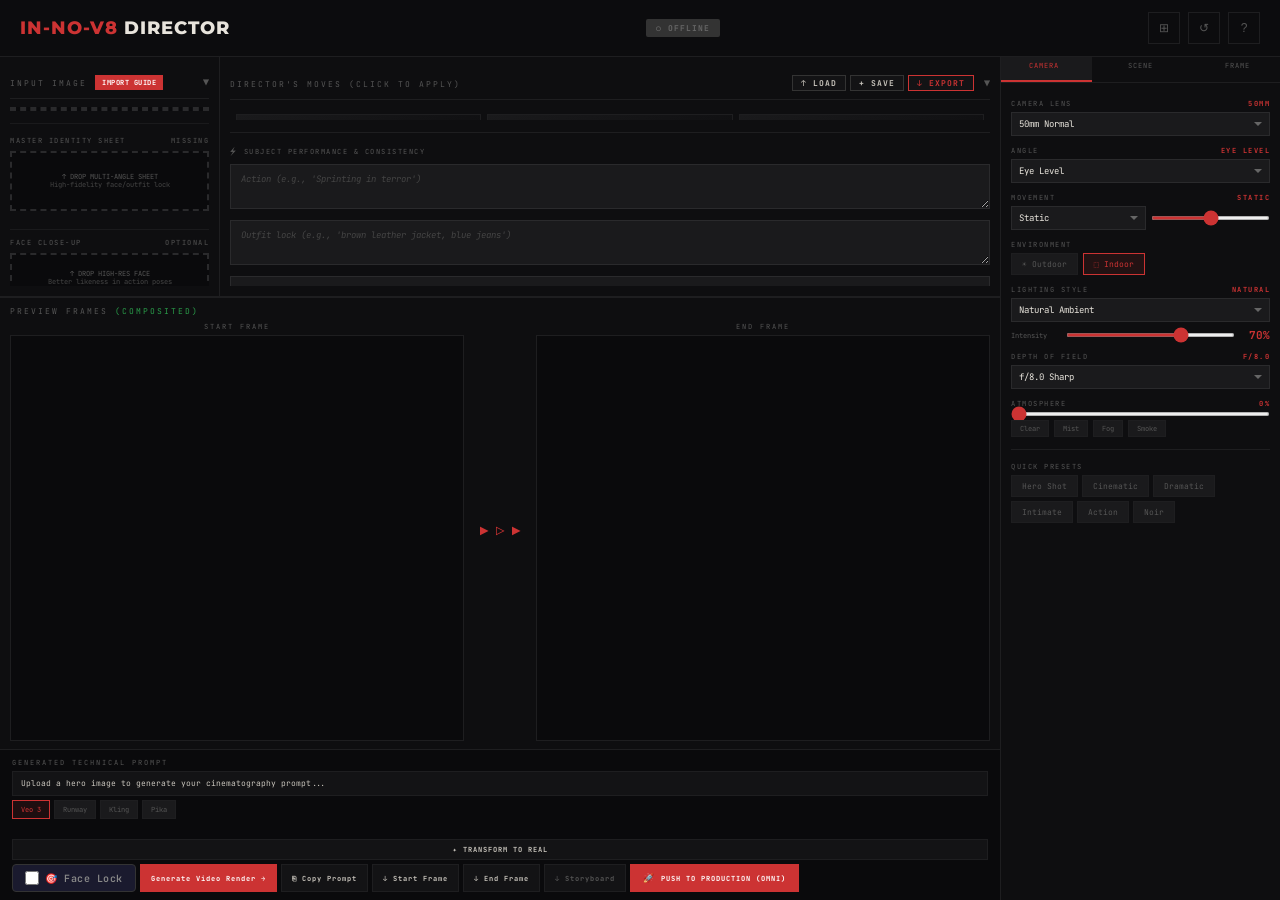
<file: fallback_app.html>
<!DOCTYPE html>
<html lang="en">
<head>
<meta charset="UTF-8">
<meta name="viewport" content="width=device-width, initial-scale=1.0">
<title>▶ A-CAM — Director's Interface</title>
<link rel="manifest" href="manifest.json">
<link rel="icon" href="data:image/svg+xml,<svg xmlns='http://www.w3.org/2000/svg' viewBox='0 0 100 100'><rect width='100' height='100' fill='%230a0a0a'/><text x='50' y='68' text-anchor='middle' font-size='60' fill='%23cc3333'>▶</text></svg>">
<meta property="og:title" content="A-CAM — Cinematography Prompt Engine">
<meta property="og:description" content="Director's interface for AI video generation. Professional cinematography controls for Veo, Runway, Kling.">
<link href="https://fonts.googleapis.com/css2?family=JetBrains+Mono:wght@100;200;300;400;700;800;900&family=Space+Grotesk:wght@300;400;500;700&family=Montserrat:wght@400;700;800;900&display=swap" rel="stylesheet">


<style>

.ai-progress-container {
  width: 100%;
}
.ai-progress-text {
  font-family: 'JetBrains Mono', monospace;
  font-size: 10px;
  color: #cc3333;
  text-transform: uppercase;
  margin-bottom: 6px;
  letter-spacing: 1px;
}
.ai-progress-bar-bg {
  width: 100%;
  height: 4px;
  background: #1a1a1d;
  border-radius: 2px;
  overflow: hidden;
}
.ai-progress-bar-fill {
  width: 0%;
  height: 100%;
  background: #cc3333;
  transition: width 0.3s ease-out; /* Smooths out the steps */
}

/* ═══════════════════════════════════════════════════════════════════════════
   CHARACTER HELP MODAL
   ═══════════════════════════════════════════════════════════════════════════ */
.modal-overlay {
    position: fixed; top: 0; left: 0; width: 100%; height: 100%;
    background: rgba(0, 0, 0, 0.8);
    backdrop-filter: blur(5px);
    display: none; justify-content: center; align-items: center;
    z-index: 9999; opacity: 0; transition: opacity 0.2s ease;
}
.modal-overlay.active { display: flex; opacity: 1; }
.modal-content {
    background: #111; border: 1px solid #333; border-radius: 12px;
    width: 90%; max-width: 550px; padding: 24px;
    box-shadow: 0 10px 50px rgba(0,0,0,0.8);
    font-family: 'Space Grotesk', sans-serif;
}
.modal-header {
    display: flex; justify-content: space-between; align-items: center;
    margin-bottom: 12px; border-bottom: 1px solid #222; padding-bottom: 12px;
}
.modal-header h3 { margin: 0; font-size: 1.2rem; color: #fff; }
.close-btn {
    background: none; border: none; color: #888; font-size: 1.5rem;
    cursor: pointer; transition: color 0.2s; padding: 0 5px;
}
.close-btn:hover { color: #cc3333; }
.modal-subtitle { font-size: 0.9rem; color: #aaa; margin-bottom: 20px; line-height: 1.5; }

.guide-grid { display: grid; grid-template-columns: 1fr 1fr; gap: 16px; }
.guide-card { background: #1a1a1a; border-radius: 8px; padding: 16px; border: 1px solid #222; }
.do-card { border-top: 3px solid #4ade80; }
.dont-card { border-top: 3px solid #f87171; }
.card-header { font-weight: bold; margin-bottom: 12px; display: flex; align-items: center; gap: 8px; color: #fff;}
.guide-card ul { margin: 0; padding-left: 18px; font-size: 0.85rem; color: #bbb; display: flex; flex-direction: column; gap: 12px; }
.guide-card strong { color: #eee; display: block; margin-bottom: 2px;}

/* Small help icon button for the UI */
.help-icon-btn {
    background: none; border: none; color: #888; cursor: pointer;
    vertical-align: middle; margin-left: 8px; transition: color 0.2s;
    padding: 0; display: inline-flex;
}
.help-icon-btn:hover { color: #fff; }

/* PHASE 2: DROPZONE STYLES */
.storyboard-panel {
  transition: all 0.2s ease;
  position: relative;
}

.storyboard-panel.drag-over {
  border: 1px dashed var(--accent);
  background: rgba(204, 51, 51, 0.05);
}

.storyboard-panel.drag-over::after {
  content: "Drop .acam Pack to Install";
  position: absolute;
  top: 0; left: 0; right: 0; bottom: 0;
  display: flex;
  align-items: center;
  justify-content: center;
  background: rgba(10, 10, 10, 0.85);
  color: var(--accent);
  font-family: 'JetBrains Mono', monospace;
  font-weight: bold;
  font-size: 14px;
  z-index: 10;
  pointer-events: none;
}

/* PRODUCTION PUSH BUTTON - Unified Style */
.production-btn {
    padding: 5px 12px; /* Matches the height of .btn exactly */
    font-family: 'JetBrains Mono', monospace;
    font-size: 7px; /* Matches neighboring buttons */
    font-weight: 700;
    letter-spacing: 1px;
    text-transform: uppercase;
    cursor: pointer;
    border: 1px solid #cc3333;
    background: #cc3333;
    color: #fff;
    display: inline-flex;
    align-items: center;
    gap: 6px;
    transition: all 0.15s ease;
}

.production-btn:hover {
    background: #e03030;
    border-color: #ff4444;
    box-shadow: 0 0 10px rgba(204, 51, 51, 0.3);
}

.production-btn:active {
    transform: translateY(1px);
}

.production-btn .icon {
    font-size: 9px;
}

/* Subtle pulse that glows red instead of expanding */
.pulse-red {
    animation: glow-red 2s infinite;
}

@keyframes glow-red {
    0% { box-shadow: 0 0 0 0 rgba(204, 51, 51, 0.4); }
    70% { box-shadow: 0 0 0 6px rgba(204, 51, 51, 0); }
    100% { box-shadow: 0 0 0 0 rgba(204, 51, 51, 0); }
}

*{margin:0;padding:0;box-sizing:border-box}
:root{--accent:#c33;--bg:#08080a;--panel:#0e0e10;--card:#131315;--border:#1e1e20;--text:#c8c4bc;--dim:#555;--success:#2a9d4a}
body{font-family:'JetBrains Mono','SF Mono',monospace;background:var(--bg);color:var(--text);height:100vh;display:flex;flex-direction:column;overflow:hidden;font-size:11px}

/* HEADER */
.header{padding:12px 20px;border-bottom:1px solid var(--border);display:flex;align-items:center;gap:16px;background:#0c0c0e;flex-shrink:0}
.header h1{font-family:'Montserrat',sans-serif;font-size:18px;font-weight:800;letter-spacing:1px;color:#e8e4dc}
.header h1 span{color:var(--accent)}
.header-icons{display:flex;gap:8px;margin-left:auto}
.header-icon{width:32px;height:32px;border:1px solid var(--border);background:transparent;color:var(--dim);display:flex;align-items:center;justify-content:center;cursor:pointer;font-size:12px}
.header-icon:hover{border-color:var(--accent);color:var(--text)}

/* API STATUS INDICATOR */
.api-status{font-size:8px;padding:4px 10px;border-radius:2px;margin-left:auto;margin-right:12px;font-weight:700;letter-spacing:1px}
.api-status.offline{background:#333;color:#666}
.api-status.connecting{background:#f90;color:#000;animation:pulse 1s infinite}
.api-status.connected{background:var(--success);color:#fff}
.api-status.error{background:var(--accent);color:#fff}
@keyframes pulse{0%,100%{opacity:1}50%{opacity:0.5}}

/* MAIN GRID - Fixed layout with anchored bottom */
.main{display:grid;grid-template-columns:auto 1fr auto;grid-template-rows:minmax(100px, auto) 1fr auto;gap:0;flex:1;overflow:hidden;height:calc(100vh - 50px)}

/* PANELS */
.panel{background:var(--panel);padding:10px;display:flex;flex-direction:column;overflow:hidden;position:relative}
.panel-title{font-size:8px;letter-spacing:2px;color:var(--dim);text-transform:uppercase}

/* INPUT PANEL (Left) */
.input-panel{display:flex;flex-direction:column;position:relative;border-right:1px solid var(--border)}
.input-panel .section-content{flex:1;display:flex;flex-direction:column;overflow:hidden}
.upload-zone{flex:1;border:2px dashed #2a2a2c;display:flex;flex-direction:column;align-items:center;justify-content:center;cursor:pointer;transition:all 0.2s;position:relative;overflow:hidden;background:#0a0a0c}
.upload-zone:hover{border-color:var(--accent)}
.upload-zone.has-image{border-style:solid;border-color:var(--accent)}
.upload-icon{font-size:24px;color:#333;margin-bottom:6px}
.upload-text{font-size:8px;color:var(--dim);text-align:center;line-height:1.5}
#heroImage{width:100%;height:100%;object-fit:contain;display:none}
.upload-zone.has-image #heroImage{display:block}
.upload-zone.has-image .upload-icon,
.upload-zone.has-image .upload-text{display:none}
#fileInput{display:none}
.clear-btn{position:absolute;top:4px;right:4px;background:rgba(0,0,0,0.8);color:#888;border:1px solid #333;padding:2px 6px;font-size:7px;cursor:pointer;font-family:inherit;display:none}
.upload-zone.has-image .clear-btn{display:block}
.clear-btn:hover{color:#fff;background:var(--accent);border-color:var(--accent)}

/* ANALYZED BADGE */
.analyzed-badge{position:absolute;top:4px;left:4px;background:var(--success);color:#fff;padding:2px 5px;font-size:6px;font-weight:700;letter-spacing:1px;display:none}
.upload-zone.analyzed .analyzed-badge{display:block}

/* STORYBOARD PANEL (Center-Top) - 3-column vertical scroll grid */
.storyboard-panel{overflow:hidden;min-height:100px;position:relative;display:flex;flex-direction:column;flex:1}
.storyboard-panel .section-content{flex:1;overflow:hidden}
.storyboard-grid{display:grid;grid-template-columns:repeat(3,1fr);gap:6px;padding:6px;overflow-y:auto;overflow-x:hidden;max-height:180px}
.storyboard-grid::-webkit-scrollbar{width:5px}
.storyboard-grid::-webkit-scrollbar-track{background:var(--bg)}
.storyboard-grid::-webkit-scrollbar-thumb{background:#444;border-radius:2px}
.storyboard-grid::-webkit-scrollbar-thumb:hover{background:#666}

/* TOP SECTION - Input + Storyboard with shared resize */
.top-section{grid-row:1;grid-column:1 / 3;display:flex;position:relative;border-bottom:1px solid var(--border);background:var(--panel);min-height:120px}

/* CONTROLS PANEL (Right) */
.controls-panel{overflow-y:auto;grid-row:1 / 4;grid-column:3;border-left:1px solid var(--border)}
.control-group{margin-bottom:10px}
.control-label{font-size:7px;letter-spacing:1.5px;color:var(--dim);text-transform:uppercase;margin-bottom:4px;display:flex;justify-content:space-between;align-items:center}
.control-value{color:var(--accent);font-weight:700}
.control-row{display:flex;gap:5px;align-items:center}
.sel{flex:1;background:#1a1a1c;border:1px solid #2a2a2c;color:#e8e4dc;padding:5px 7px;font-size:9px;font-family:inherit;outline:none;cursor:pointer;appearance:none;background-image:url("data:image/svg+xml,%3Csvg xmlns='http://www.w3.org/2000/svg' width='8' height='8' viewBox='0 0 8 8'%3E%3Cpath fill='%23666' d='M0 2l4 4 4-4z'/%3E%3C/svg%3E");background-repeat:no-repeat;background-position:right 7px center}
.sel:focus{border-color:var(--accent)}
.rng{flex:1;accent-color:var(--accent);height:4px}
.rng-mini{width:70px}

/* TIME SLIDER */
.time-slider-container{position:relative;padding:15px 0 5px 0}
.time-slider{width:100%;position:relative;z-index:2;background:transparent;-webkit-appearance:none;appearance:none}
.time-slider::-webkit-slider-track{height:8px;border-radius:4px;background:linear-gradient(to right,#1a1a3e 0%,#2d3a6e 10%,#f4a261 20%,#ffd166 30%,#fefae0 45%,#fefae0 55%,#ffd166 70%,#f4a261 80%,#2d3a6e 90%,#1a1a3e 100%)}
.time-slider::-webkit-slider-thumb{-webkit-appearance:none;width:16px;height:16px;border-radius:50%;background:#fff;border:2px solid var(--accent);cursor:pointer;box-shadow:0 0 8px rgba(0,0,0,0.5)}
.time-slider::-moz-range-track{height:8px;border-radius:4px;background:linear-gradient(to right,#1a1a3e 0%,#2d3a6e 10%,#f4a261 20%,#ffd166 30%,#fefae0 45%,#fefae0 55%,#ffd166 70%,#f4a261 80%,#2d3a6e 90%,#1a1a3e 100%)}
.time-slider::-moz-range-thumb{width:16px;height:16px;border-radius:50%;background:#fff;border:2px solid var(--accent);cursor:pointer}
.time-icons{display:flex;justify-content:space-between;font-size:10px;margin-bottom:4px;opacity:0.7}
.time-labels{display:flex;justify-content:space-between;font-size:6px;color:var(--dim);margin-top:2px}
.sun-info{display:flex;justify-content:space-between;margin-top:8px;padding:4px 8px;background:#1a1a1c;border-radius:2px;font-size:8px}
.sun-info span:first-child{color:var(--text)}
.sun-info span:last-child{color:#f4a261;font-weight:700}

/* Environment mode chips */
#timeGroup,#sunDirectionGroup{transition:opacity 0.3s,max-height 0.3s}
#timeGroup.disabled,#sunDirectionGroup.disabled{opacity:0.3;pointer-events:none;max-height:0;overflow:hidden;margin:0;padding:0}

/* CONTROL TABS */
.control-tabs{display:flex;border-bottom:1px solid var(--border);margin:-16px -16px 16px -16px;padding:0}
.control-tab{flex:1;padding:10px 8px;font-size:7px;letter-spacing:1px;background:transparent;color:var(--dim);border:none;border-bottom:2px solid transparent;cursor:pointer;font-family:inherit;text-transform:uppercase;transition:all 0.15s}
.control-tab:hover{color:var(--text)}
.control-tab.active{color:var(--accent);border-bottom-color:var(--accent);background:#1a1a1c}
.tab-content{display:none}
.tab-content.active{display:block}

/* SCENE PANEL */
.scene-upload-zone{border:2px dashed #2a2a2c;padding:20px;text-align:center;cursor:pointer;transition:all 0.2s;margin-bottom:12px;background:#0a0a0c}
.scene-upload-zone:hover{border-color:var(--accent)}
.scene-upload-zone.has-image{border-style:solid;border-color:var(--success);padding:8px}
.scene-upload-zone img{max-width:100%;max-height:80px;object-fit:contain}
.scene-upload-icon{font-size:20px;color:#333;margin-bottom:6px}
.scene-upload-text{font-size:8px;color:var(--dim)}
.scene-textarea{width:100%;background:#1a1a1c;border:1px solid #2a2a2c;color:#e8e4dc;padding:8px;font-size:9px;font-family:inherit;resize:vertical;min-height:50px;outline:none}
.scene-textarea:focus{border-color:var(--accent)}
.scene-textarea::placeholder{color:#444}

/* ENVIRONMENT PRESETS */
.env-presets{display:grid;grid-template-columns:1fr 1fr;gap:4px;margin-top:6px;max-height:200px;overflow-y:auto}
.env-preset{background:#1a1a1c;border:1px solid var(--border);padding:8px 6px;text-align:center;cursor:pointer;transition:all 0.15s}
.env-preset:hover{border-color:#444;background:#222}
.env-preset.active{border-color:var(--accent);background:rgba(204,51,51,0.15)}
.env-preset-name{font-size:7px;font-weight:700;color:var(--text);margin-bottom:2px}
.env-preset-desc{font-size:6px;color:var(--dim);line-height:1.3;display:-webkit-box;-webkit-line-clamp:2;-webkit-box-orient:vertical;overflow:hidden}

/* DIRECTOR PRESETS - Iconic Moves */
.director-preset {
    background: linear-gradient(135deg, #1a1a1c 0%, #0e0e10 100%);
    border: 1px solid var(--border);
    padding: 10px 6px;
    text-align: center;
    cursor: pointer;
    transition: all 0.2s;
    display: flex;
    flex-direction: column;
    align-items: center;
    justify-content: center;
    min-height: 70px;
    position: relative; /* 🛠️ FIX: Keeps the delete 'X' pinned inside the card */
}

.director-preset:hover {
    border-color: var(--accent);
    transform: translateY(-2px);
    box-shadow: 0 4px 12px rgba(0,0,0,0.4);
}

.director-preset.active {
    border-color: var(--accent);
    background: linear-gradient(135deg, rgba(204,51,51,0.2) 0%, rgba(124,58,237,0.15) 100%);
}

.preset-icon {
    font-size: 18px;
    margin-bottom: 4px;
    filter: grayscale(0.3);
}

.director-preset:hover .preset-icon {
    filter: grayscale(0);
}

.preset-name {
    font-size: 8px;
    font-weight: 800;
    color: var(--text);
    letter-spacing: 0.5px;
    margin-bottom: 2px;
}

.preset-desc {
    font-size: 6px;
    color: var(--dim);
    text-transform: uppercase;
    letter-spacing: 0.5px;
}

/* PERFORMANCE TEXTAREA */
.performance-section{margin-top:12px;padding-top:12px;border-top:1px solid var(--border)}
.performance-label{font-size:7px;letter-spacing:1.5px;color:var(--dim);text-transform:uppercase;margin-bottom:6px;display:flex;align-items:center;gap:6px}
.performance-label::before{content:'⚡';font-size:10px}
.performance-input{width:100%;background:#1a1a1c;border:1px solid #2a2a2c;color:#e8e4dc;padding:8px 10px;font-size:9px;font-family:inherit;resize:vertical;min-height:45px;outline:none;line-height:1.5}
.performance-input:focus{border-color:var(--accent)}
.performance-input::placeholder{color:#444;font-style:italic}
.performance-hint{font-size:6px;color:var(--dim);margin-top:4px;font-style:italic}

/* DEPTH LAYERS */
.depth-layers{margin-top:8px}
.depth-layer{margin-bottom:8px}
.depth-layer-header{font-size:7px;color:var(--dim);letter-spacing:1px;text-transform:uppercase;margin-bottom:4px;display:flex;align-items:center;gap:6px}
.depth-dot{width:8px;height:8px;border-radius:50%}
.depth-dot.subject{background:var(--accent)}
.depth-dot.midground{background:#f90}
.depth-dot.background{background:#39f}
.depth-input{width:100%;background:#1a1a1c;border:1px solid #2a2a2c;color:#e8e4dc;padding:6px 8px;font-size:9px;font-family:inherit;outline:none}
.depth-input:focus{border-color:var(--accent)}
.depth-input::placeholder{color:#333}

/* GENERATE BUTTON */
.btn-generate{background:linear-gradient(135deg,#7c3aed,#c33);border:none;color:#fff;padding:10px;font-size:9px;font-weight:700;letter-spacing:1px;cursor:pointer;font-family:inherit;width:100%;margin-top:8px;transition:all 0.2s}
.btn-generate:hover{transform:translateY(-1px);box-shadow:0 4px 12px rgba(124,58,237,0.3)}
.btn-generate:disabled{opacity:0.6;cursor:wait;transform:none}

/* SOURCE TOGGLE */
.source-toggle{display:flex;gap:4px;margin-bottom:8px}
.source-btn{flex:1;padding:8px;font-size:8px;font-weight:700;letter-spacing:0.5px;background:#1a1a1c;border:1px solid var(--border);color:var(--dim);cursor:pointer;font-family:inherit;transition:all 0.15s}
.source-btn:hover{border-color:#444;color:var(--text)}
.source-btn.active{background:linear-gradient(135deg,rgba(124,58,237,0.2),rgba(204,51,51,0.2));border-color:var(--accent);color:#fff}
.bg-mode-panel{margin-bottom:12px}

/* ANALYZE BUTTON */
.btn-analyze{background:linear-gradient(135deg,#2563eb,#7c3aed);border:none;color:#fff;padding:8px;font-size:8px;font-weight:700;letter-spacing:1px;cursor:pointer;font-family:inherit;flex:1;transition:all 0.2s}
.btn-analyze:hover{transform:translateY(-1px);box-shadow:0 4px 12px rgba(37,99,235,0.3)}

/* BACKGROUND ACTION ROW */
.bg-action-row{display:flex;gap:4px;margin-top:6px}
.btn-download-bg{background:#1a1a1c;border:1px solid var(--border);color:var(--text);padding:8px 10px;font-size:8px;font-weight:700;letter-spacing:0.5px;cursor:pointer;font-family:inherit;transition:all 0.15s}
.btn-download-bg:hover{border-color:var(--accent);background:#222}

/* TRANSFORM BUTTON */
.btn-transform{background:linear-gradient(135deg,#f59e0b,#ef4444);border:none;color:#fff;padding:12px;font-size:10px;font-weight:800;letter-spacing:1px;cursor:pointer;font-family:inherit;width:100%;margin-top:8px;transition:all 0.2s;text-transform:uppercase}
.btn-transform:hover{transform:translateY(-2px);box-shadow:0 6px 20px rgba(245,158,11,0.4)}
.btn-transform:disabled{opacity:0.5;cursor:wait;transform:none}

/* FACE LOCK TOGGLE */
.face-lock-toggle{display:inline-flex;align-items:center;gap:6px;background:#1a1a2e;border:1px solid #333;padding:6px 12px;border-radius:4px;cursor:pointer;transition:all 0.2s}
.face-lock-toggle:hover{border-color:#4285f4;background:#1f1f3a}
.face-lock-toggle input{width:14px;height:14px;cursor:pointer;accent-color:#4285f4}
.face-lock-label{font-size:10px;font-weight:600;letter-spacing:0.5px;color:#888;transition:color 0.2s}
.face-lock-toggle:has(input:checked){border-color:#4285f4;background:#1f2a4a}
.face-lock-toggle:has(input:checked) .face-lock-label{color:#4285f4}
.face-lock-toggle.disabled{opacity:0.4;cursor:not-allowed}
.face-lock-toggle.disabled input{pointer-events:none}

/* BOTTOM PANELS - Preview Frames */
.bottom-section{grid-column:1 / 3;grid-row:2;display:flex;flex-direction:column;padding:8px 10px;background:var(--panel);border-top:1px solid var(--border);overflow:hidden}
.frames-content{display:flex;gap:10px;align-items:stretch;flex:1;min-height:0}
.frame-panel{flex:1;display:flex;flex-direction:column;min-width:0}
.frame-label{font-size:7px;letter-spacing:2px;color:var(--dim);text-transform:uppercase;margin-bottom:4px;text-align:center}
.frame-preview{flex:1;background:#0a0a0c;border:1px solid var(--border);overflow:hidden;position:relative;min-height:80px}
.frame-preview canvas{width:100%;height:100%;object-fit:contain}
.frame-connector{font-size:14px;color:var(--accent);padding:0 6px;display:flex;align-items:center}

/* PROMPT OUTPUT - Anchored at bottom, always fully visible */
.prompt-section{grid-column:1 / 3;grid-row:3;padding:8px 12px;background:#0a0a0c;border-top:1px solid var(--border)}
.prompt-label{font-size:7px;letter-spacing:2px;color:var(--dim);text-transform:uppercase;white-space:nowrap}
.prompt-box{background:#131315;border:1px solid var(--border);padding:6px 8px;font-size:8px;color:var(--text);line-height:1.4;max-height:36px;overflow-y:auto;margin:4px 0}
.prompt-box.has-analysis{border-color:var(--success);background:rgba(42,157,74,0.05)}
.prompt-actions{display:flex;gap:4px;flex-wrap:wrap}
.btn{padding:5px 10px;font-size:7px;font-weight:700;letter-spacing:1px;cursor:pointer;font-family:inherit;border:1px solid var(--border);background:var(--card);color:var(--text);transition:all 0.15s}
.btn:hover{border-color:var(--accent);color:var(--accent)}
.btn-primary{background:var(--accent);border-color:var(--accent);color:#fff}
.btn-primary:hover{background:#e03030;border-color:#e03030;color:#fff}
.btn-dim{color:var(--dim)}

/* CHIPS */
.chip{padding:5px 10px;font-size:8px;background:#1a1a1c;border:1px solid var(--border);color:var(--dim);cursor:pointer;font-family:inherit;transition:all 0.15s}
.chip:hover{border-color:#444;color:var(--text)}
.chip.active{border-color:var(--accent);color:var(--accent);background:rgba(204,51,51,0.1)}
.chip-mini{padding:3px 8px;font-size:7px}
.preset-row{display:flex;flex-wrap:wrap;gap:4px}

/* RATIO CHIPS */
.ratio-chips{display:grid;grid-template-columns:repeat(3,1fr);gap:4px}

/* OVERLAY TOGGLES */
.overlay-toggles{display:flex;flex-direction:column;gap:6px;margin-top:6px}
.toggle-label{display:flex;align-items:center;gap:8px;cursor:pointer;font-size:9px;color:var(--dim)}
.toggle-label:hover{color:var(--text)}
.toggle-label input{accent-color:var(--accent)}
.toggle-text{flex:1}

/* MODEL BADGES */
.model-badges{display:flex;gap:4px;flex-wrap:wrap;margin-bottom:12px}
.model-badge{padding:4px 8px;font-size:7px;background:#1a1a1c;border:1px solid var(--border);color:var(--dim);cursor:pointer;transition:all 0.15s}
.model-badge:hover{border-color:#444;color:var(--text)}
.model-badge.active{border-color:var(--accent);color:var(--accent);background:rgba(204,51,51,0.1)}

/* TOAST */
.toast{position:fixed;bottom:20px;left:50%;transform:translateX(-50%) translateY(100px);background:var(--card);border:1px solid var(--border);padding:12px 20px;font-size:10px;color:var(--text);opacity:0;transition:all 0.3s;z-index:1000}
.toast.show{transform:translateX(-50%) translateY(0);opacity:1}

/* PROGRESS BAR */
.progress-overlay{position:fixed;top:0;left:0;right:0;bottom:0;background:rgba(0,0,0,0.7);z-index:2000;display:none;align-items:center;justify-content:center;flex-direction:column}
.progress-overlay.active{display:flex}
.progress-container{width:300px;background:#1a1a1c;border:1px solid var(--border);padding:20px;text-align:center}
.progress-title{font-size:10px;letter-spacing:2px;color:var(--text);text-transform:uppercase;margin-bottom:12px}
.progress-bar{width:100%;height:6px;background:#2a2a2c;border-radius:3px;overflow:hidden}
.progress-fill{height:100%;background:linear-gradient(90deg,var(--accent),#f59e0b);width:0%;transition:width 0.3s;animation:progressPulse 1.5s ease-in-out infinite}
@keyframes progressPulse{0%,100%{opacity:1}50%{opacity:0.7}}
.progress-status{font-size:8px;color:var(--dim);margin-top:8px;letter-spacing:0.5px}

/* SCROLLBAR */
::-webkit-scrollbar{width:6px;height:6px}
::-webkit-scrollbar-track{background:var(--bg)}
::-webkit-scrollbar-thumb{background:#2a2a2c;border-radius:3px}
::-webkit-scrollbar-thumb:hover{background:#3a3a3c}

/* RESIZABLE PANELS */
.resizable{position:relative}
.resize-handle{position:absolute;background:transparent;z-index:10}
.resize-handle:hover{background:var(--accent)}
.resize-handle-right{right:0;top:0;width:4px;height:100%;cursor:ew-resize}
.resize-handle-left{left:0;top:0;width:4px;height:100%;cursor:ew-resize}
.resize-handle-bottom{bottom:0;left:0;width:100%;height:4px;cursor:ns-resize}
.resize-handle-top{top:0;left:0;width:100%;height:4px;cursor:ns-resize}
.resize-handle-corner{right:0;bottom:0;width:12px;height:12px;cursor:nwse-resize}
.resize-handle-corner::after{content:'';position:absolute;right:2px;bottom:2px;width:6px;height:6px;border-right:2px solid var(--dim);border-bottom:2px solid var(--dim)}
.resize-handle:hover::after{border-color:var(--accent)}

/* Panel minimum sizes */
.panel{min-width:180px;min-height:150px}
.input-panel{max-width:400px}
.controls-panel{max-width:450px}

/* COLLAPSIBLE SECTIONS */
.section-header{display:flex;align-items:center;justify-content:space-between;cursor:pointer;padding:8px 0;border-bottom:1px solid var(--border);margin-bottom:8px}
.section-header:hover{color:var(--accent)}
.section-toggle{font-size:10px;color:var(--dim);transition:transform 0.2s}
.section-header.collapsed .section-toggle{transform:rotate(-90deg)}
.section-content{transition:max-height 0.3s ease;flex:1;overflow:hidden;display:flex;flex-direction:column}
.section-header.collapsed + .section-content{max-height:0;overflow:hidden;margin:0;padding:0;flex:0}

/* Storyboard cards - 3x2 grid with vertical scroll */
.storyboard-card{background:var(--card);border:1px solid var(--border);padding:3px;cursor:pointer;transition:all 0.15s}
.storyboard-card:hover{border-color:#444}
.storyboard-card.active{border-color:var(--accent);box-shadow:0 0 6px rgba(204,51,51,0.2)}
.storyboard-thumb{width:100%;aspect-ratio:16/9;background:#0a0a0c;overflow:hidden;position:relative;display:flex;align-items:center;justify-content:center}
.storyboard-thumb img{width:100%;height:100%;object-fit:cover;filter:grayscale(1) contrast(1.2) brightness(1.1)}
.storyboard-thumb canvas{width:100%;height:100%;object-fit:contain;filter:grayscale(1) contrast(1.3) brightness(1.05)}
.storyboard-label{font-size:5px;color:var(--dim);letter-spacing:0.3px;text-transform:uppercase;margin-top:1px;text-align:center}
.storyboard-empty{color:#333;font-size:10px}
</style>
</head>
<body>

<!-- HEADER -->
<header class="header">
  <h1><span>IN-NO-V8</span> DIRECTOR</h1>
  <div class="api-status offline" id="apiStatus">○ OFFLINE</div>
  <div class="header-icons">
    <button class="header-icon" onclick="resetLayout()" title="Reset Layout">⊞</button>
    <button class="header-icon" onclick="resetAll()" title="Reset">↺</button>
    <button class="header-icon" onclick="showInfo()" title="Info">?</button>
  </div>
</header>

<!-- MAIN GRID -->
<main class="main" id="mainGrid">
  
  <!-- TOP SECTION: Input Image + Draft Storyboard (shared resize) -->
  <div class="top-section resizable" id="topSection" style="height:240px">
    
    <!-- LEFT: INPUT IMAGE -->
<div class="panel input-panel resizable" id="inputPanel" style="width:220px">
  <div class="section-header" onclick="toggleSection(this)">
    <span class="panel-title" style="display: flex; align-items: center; gap: 8px;">
        Input Image 
        <button id="charHelpBtn" class="btn btn-primary" style="padding: 2px 6px; font-size: 7px; letter-spacing: 0.5px;" onclick="event.stopPropagation();">
            IMPORT GUIDE
        </button>
    </span>
    <span class="section-toggle">▼</span>
  </div>

  <div class="section-content">
    <div class="upload-zone" id="uploadZone" onclick="document.getElementById('fileInput').click()">
      <div class="upload-icon">◎</div>
      <div class="upload-text">
        Actor (For Layout)<br>
        <span style="color:#333">pose / scale / shadow</span>
      </div>
      <img id="heroImage" alt="Hero">
      <button class="clear-btn" onclick="event.stopPropagation();clearImage()">✕ Clear</button>
      <div class="analyzed-badge" id="analyzedBadge">✓ AI ANALYZED</div>
    </div>

    <div class="control-group" style="margin-top: 12px; border-top: 1px solid #1a1a1c; padding-top: 12px;">
      <div class="control-label" style="margin-bottom: 6px;">
        Master Identity Sheet <span class="control-value" id="masterStatus" style="color: #444;">MISSING</span>
      </div>
      <div class="upload-zone" id="masterZone" style="height: 60px; min-height: 60px; border-style: dashed;" onclick="document.getElementById('masterInput').click()">
         <div class="upload-text" style="font-size: 7px; line-height: 1.2;">
           ↑ DROP MULTI-ANGLE SHEET<br>
           <span style="color:#444">High-fidelity face/outfit lock</span>
         </div>
         <img id="masterPreview" style="display:none; width:100%; height:100%; object-fit:cover; position:absolute; top:0; left:0; border-radius:2px;">
      </div>
      <input type="file" id="masterInput" accept="image/*" style="display:none" onchange="handleMasterUpload(event)">
    </div>

    <div class="control-group" style="margin-top: 8px; border-top: 1px solid #1a1a1c; padding-top: 8px;">
      <div class="control-label" style="margin-bottom: 6px;">
        Face Close-Up <span class="control-value" id="faceStatus" style="color: #444;">OPTIONAL</span>
      </div>
      <div class="upload-zone" id="faceZone" style="height: 50px; min-height: 50px; border-style: dashed;" onclick="document.getElementById('faceInput').click()">
         <div class="upload-text" style="font-size: 7px; line-height: 1.2;">
           ↑ DROP HIGH-RES FACE<br>
           <span style="color:#444">Better likeness in action poses</span>
         </div>
         <img id="facePreview" style="display:none; width:100%; height:100%; object-fit:cover; position:absolute; top:0; left:0; border-radius:2px;">
      </div>
      <input type="file" id="faceInput" accept="image/*" style="display:none" onchange="handleFaceUpload(event)">
    </div>
  </div>

  <input type="file" id="fileInput" accept="image/*" style="display:none" onchange="handleUpload(event)">
  <div class="resize-handle resize-handle-right" onmousedown="startResize(event, 'inputPanel', 'width')"></div>
</div>
    
    <!-- CENTER: DIRECTOR PRESETS -->
<div class="panel storyboard-panel" id="storyboardPanel">
      <div class="section-header" style="display: flex; justify-content: space-between; align-items: center;" title="Iconic camera moves from legendary directors">
        <div onclick="toggleSection(this.parentElement)" style="flex-grow: 1; cursor: pointer;">
          <span class="panel-title">Director's Moves <span style="color:var(--dim);font-weight:400">(click to apply)</span></span>
        </div>
        <div style="display: flex; gap: 4px; margin-right: 10px;">
          <input type="file" id="packFileInput" accept=".acam,.json" style="display:none" onchange="handlePackUpload(event)">
          <button onclick="document.getElementById('packFileInput').click()" class="btn" style="padding: 2px 8px; font-size: 8px; border-color: #333;" title="Load an .acam Director Pack">
            ↑ LOAD
          </button>
          <button onclick="saveCurrentPreset()" class="btn" style="padding: 2px 8px; font-size: 8px; border-color: #333;" title="Save current settings">
            + SAVE
          </button>
          <button onclick="exportCustomPack()" class="btn" style="padding: 2px 8px; font-size: 8px; border-color: #cc3333; color: #cc3333;" title="Export your custom moves as a .acam pack">
            ↓ EXPORT
          </button>
        </div>
        <span class="section-toggle" onclick="toggleSection(this.parentElement)">▼</span>
      </div>
      <div class="section-content">
        <div class="storyboard-grid" id="storyboardGrid">
          </div>
        
<div class="performance-section">
          <div class="performance-label">Subject Performance & Consistency</div>
          
          <textarea class="performance-input" id="subjectAction" 
            placeholder="Action (e.g., 'Sprinting in terror')"
            style="min-height: 40px; margin-bottom: 8px;"></textarea>

          <textarea class="performance-input" id="subjectOutfit" 
            placeholder="Outfit lock (e.g., 'brown leather jacket, blue jeans')"
            style="min-height: 40px; margin-bottom: 8px;"></textarea>
          
          <textarea class="performance-input" id="actionTimeline" 
            placeholder="Action timeline (e.g., 'starts running, then stops and looks around, finally screams in fear')"
            style="min-height: 50px; margin-bottom: 15px;"></textarea>
			
			<div id="aiProgressBar" class="ai-progress-container" style="display: none; margin-bottom: 10px;">
            <div class="ai-progress-text">Baking Action Pose...</div>
            <div class="ai-progress-bar-bg">
            <div id="aiProgressFill" class="ai-progress-bar-fill"></div>
     </div>
   </div>
            
          <button onclick="generateActionStandIn()" 
            style="width: 100%; padding: 10px; background-color: #cc3333; color: white; border: none; border-radius: 4px; cursor: pointer; font-family: inherit; font-weight: bold; text-transform: uppercase; letter-spacing: 1px; margin-bottom: 10px;">
            Generate Action Pose
          </button>

          <div class="performance-hint">Locks facial identity via PulID and weights outfit data to prevent hallucination.</div>
        </div>
      </div>
    </div>
    
    <!-- Shared resize handle for entire top section -->
    <div class="resize-handle resize-handle-bottom" onmousedown="startResize(event, 'topSection', 'height')"></div>
  </div>
  
  <!-- RIGHT: CINEMATOGRAPHY CONTROLS -->
  <div class="panel controls-panel resizable" id="controlsPanel" style="width:280px">
    <!-- Tab Navigation -->
    <div class="control-tabs">
      <button class="control-tab active" onclick="switchControlTab('camera')">Camera</button>
      <button class="control-tab" onclick="switchControlTab('scene')">Scene</button>
      <button class="control-tab" onclick="switchControlTab('frame')">Frame</button>
    </div>
    
    <!-- CAMERA TAB -->
    <div class="tab-content active" id="cameraTab">
    
    <!-- Camera Lens -->
    <div class="control-group">
      <div class="control-label">Camera Lens <span class="control-value" id="lensValue">35mm</span></div>
      <div class="control-row">
        <select class="sel" id="lensSelect" onchange="updateLens()">
          <optgroup label="Action / Extreme">
            <option value="8mm Fisheye">8mm Fisheye</option>
            <option value="12mm GoPro">12mm GoPro</option>
          </optgroup>
          <optgroup label="Standard">
            <option value="15mm Ultra Wide">15mm Ultra Wide</option>
            <option value="24mm Wide">24mm Wide</option>
            <option value="35mm Standard" selected>35mm Standard</option>
            <option value="50mm Normal">50mm Normal</option>
            <option value="85mm f/1.4 Bokeh">85mm f/1.4 Bokeh</option>
            <option value="135mm Telephoto">135mm Telephoto</option>
          </optgroup>
          <optgroup label="Anamorphic Cinema">
            <option value="35mm Anamorphic">35mm Anamorphic</option>
            <option value="50mm Anamorphic">50mm Anamorphic</option>
          </optgroup>
        </select>
      </div>
    </div>
    
    <!-- Angle -->
    <div class="control-group">
      <div class="control-label">Angle <span class="control-value" id="angleValue">Eye Level</span></div>
      <div class="control-row">
        <select class="sel" id="angleSelect" onchange="updateAngle()">
          <option value="Eye Level" selected>Eye Level</option>
          <option value="Low Angle Hero">Low Angle Hero</option>
          <option value="High Angle">High Angle</option>
          <option value="Dutch Tilt">Dutch Tilt</option>
          <option value="Bird's Eye">Bird's Eye</option>
          <option value="Worm's Eye">Worm's Eye</option>
        </select>
      </div>
    </div>
    
    <!-- Movement -->
    <div class="control-group">
      <div class="control-label">Movement <span class="control-value" id="movementValue">Static</span></div>
      <div class="control-row">
        <select class="sel" id="movementSelect" onchange="updateMovement()">
          <option value="Static" selected>Static</option>
          <option value="Dolly Push In">Dolly Push In</option>
          <option value="Dolly Pull Out">Dolly Pull Out</option>
          <option value="Dolly Zoom">Dolly Zoom (Vertigo)</option>
          <option value="Pan Left/Right">Pan Left/Right</option>
          <option value="Tilt Up/Down">Tilt Up/Down</option>
          <option value="Orbital Arc">Orbital Arc</option>
          <option value="Tracking Shot">Tracking Shot</option>
          <option value="Crane Up">Crane Up</option>
          <option value="Handheld">Handheld</option>
          <option value="Zoom In">Zoom In</option>
          <option value="Snorricam">Snorricam (Body Cam)</option>
          <option value="Dutch Roll">Dutch Roll + Skew</option>
        </select>
        <input type="range" class="rng rng-mini" id="movementIntensity" min="0" max="100" value="50" oninput="updateAll()" title="← Left/Down/Out | Center | Right/Up/In →">
      </div>
    </div>
    
    <!-- Environment Mode -->
    <div class="control-group">
      <div class="control-label">Environment</div>
      <div class="control-row">
        <button class="chip" id="modeOutdoor" onclick="setEnvironmentMode('outdoor')">☀ Outdoor</button>
        <button class="chip active" id="modeIndoor" onclick="setEnvironmentMode('indoor')">⬚ Indoor</button>
      </div>
    </div>
    
    <!-- Lighting Style -->
    <div class="control-group">
      <div class="control-label">Lighting Style <span class="control-value" id="lightingValue">Natural</span></div>
      <div class="control-row">
        <select class="sel" id="lightingSelect" onchange="updateLighting()">
          <optgroup label="Natural">
            <option value="Natural Ambient" selected>Natural Ambient</option>
            <option value="Soft Diffused">Soft Diffused</option>
          </optgroup>
          <optgroup label="Dramatic">
            <option value="Hard Shadow Noir">Hard Shadow Noir</option>
            <option value="Backlit Silhouette">Backlit Silhouette</option>
            <option value="Volumetric Fog">Volumetric Fog</option>
          </optgroup>
          <optgroup label="Artificial">
            <option value="Studio Key">Studio Key Light</option>
            <option value="Neon Rim Light">Neon / Practical</option>
            <option value="Practical Lights">Practical Lights</option>
          </optgroup>
        </select>
      </div>
      <div class="control-row" style="margin-top:6px">
        <span style="font-size:7px;color:var(--dim);width:50px">Intensity</span>
        <input type="range" class="rng" id="lightingIntensity" min="0" max="100" value="70" oninput="updateLightingIntensity()">
        <span class="control-value" id="lightingIntensityValue" style="width:30px;text-align:right">70%</span>
      </div>
    </div>
    
    <!-- Time of Day (Outdoor only) -->
    <div class="control-group" id="timeGroup">
      <div class="control-label">Time of Day <span class="control-value" id="timeValue">12:00</span></div>
      <div class="time-slider-container">
        <div class="time-icons">
          <span>🌙</span>
          <span>🌅</span>
          <span>☀️</span>
          <span>🌅</span>
          <span>🌙</span>
        </div>
        <input type="range" class="rng time-slider" id="timeSlider" min="0" max="24" step="0.5" value="12" oninput="updateTimeOfDay()">
        <div class="time-track-gradient"></div>
      </div>
      <div class="time-labels">
        <span>00:00</span>
        <span>06:00</span>
        <span>12:00</span>
        <span>18:00</span>
        <span>24:00</span>
      </div>
      <div class="sun-info" id="sunInfo">
        <span id="sunPosition">Sun: Overhead</span>
        <span id="colorTemp">5500K</span>
      </div>
    </div>
    
    <!-- Sun Direction (Outdoor only) -->
    <div class="control-group" id="sunDirectionGroup">
      <div class="control-label">Sun Direction</div>
      <div class="control-row">
        <button class="chip active" id="sunEast" onclick="setSunDirection('east')">← East (AM)</button>
        <button class="chip" id="sunWest" onclick="setSunDirection('west')">West (PM) →</button>
      </div>
    </div>
    
    <!-- Depth of Field -->
    <div class="control-group">
      <div class="control-label">Depth of Field <span class="control-value" id="dofValue">f/4.0</span></div>
      <div class="control-row">
        <select class="sel" id="dofSelect" onchange="updateDOF()">
          <option value="f/1.4 Razor Thin">f/1.4 Razor Thin</option>
          <option value="f/2.0 Shallow">f/2.0 Shallow</option>
          <option value="f/2.8 Cinematic">f/2.8 Cinematic</option>
          <option value="f/4.0 Balanced" selected>f/4.0 Balanced</option>
          <option value="f/5.6 Deep">f/5.6 Deep</option>
          <option value="f/8.0 Sharp">f/8.0 Sharp</option>
          <option value="f/11 Deep Focus">f/11 Deep Focus</option>
        </select>
      </div>
    </div>
    
    <!-- Atmospheric Haze (Z-Depth Fog) -->
    <div class="control-group">
      <div class="control-label">Atmosphere <span class="control-value" id="hazeValue">0%</span></div>
      <div class="control-row">
        <input type="range" class="rng" id="hazeSlider" min="0" max="100" value="0" oninput="updateHaze()">
      </div>
      <div class="control-row" style="margin-top:4px">
        <button class="chip chip-mini" id="hazeClear" onclick="setHazePreset('clear')">Clear</button>
        <button class="chip chip-mini" id="hazeMist" onclick="setHazePreset('mist')">Mist</button>
        <button class="chip chip-mini" id="hazeFog" onclick="setHazePreset('fog')">Fog</button>
        <button class="chip chip-mini" id="hazeSmoke" onclick="setHazePreset('smoke')">Smoke</button>
      </div>
    </div>
    
    <!-- Quick Presets (Camera Tab) -->
    <div class="control-group" style="margin-top:12px;padding-top:12px;border-top:1px solid var(--border)">
      <div class="control-label">Quick Presets</div>
      <div class="preset-row">
        <button class="chip" onclick="applyPreset('hero')">Hero Shot</button>
        <button class="chip" onclick="applyPreset('cinematic')">Cinematic</button>
        <button class="chip" onclick="applyPreset('dramatic')">Dramatic</button>
        <button class="chip" onclick="applyPreset('intimate')">Intimate</button>
        <button class="chip" onclick="applyPreset('action')">Action</button>
        <button class="chip" onclick="applyPreset('noir')">Noir</button>
      </div>
    </div>
    
    </div><!-- End Camera Tab -->
    
    <!-- SCENE TAB -->
    <div class="tab-content" id="sceneTab">
      
      <!-- Background Source Toggle -->
      <div class="control-group">
        <div class="control-label">Background Source</div>
        <div class="source-toggle">
          <button class="source-btn active" id="srcUpload" onclick="setBgSource('upload')">📁 Upload</button>
          <button class="source-btn" id="srcImagine" onclick="setBgSource('imagine')">✨ Imagine</button>
        </div>
      </div>
      
      <!-- Upload Mode Panel -->
      <div class="bg-mode-panel" id="uploadModePanel">
        <div class="scene-upload-zone" id="bgUploadZone" onclick="document.getElementById('bgFileInput').click()">
          <div class="scene-upload-icon">◫</div>
          <div class="scene-upload-text">Upload location image</div>
          <img id="bgPlateImage" style="display:none">
        </div>
        <input type="file" id="bgFileInput" accept="image/*" onchange="handleBgUpload(event)" style="display:none">
        <div class="bg-action-row" id="bgActionRow" style="display:none">
          <button class="btn-analyze" id="analyzeBtn" onclick="analyzeAndOutpaint()">
            ◎ Analyze & Outpaint
          </button>
          <button class="btn-download-bg" id="downloadBgBtn" onclick="downloadBackground()" title="Download outpainted background for use in other video AI systems">
            ↓ Background
          </button>
        </div>
      </div>
      
      <!-- Imagine Mode Panel -->
      <div class="bg-mode-panel" id="imagineModePanel" style="display:none">
        <textarea class="scene-textarea" id="sceneDescInput" placeholder="Describe the location...&#10;e.g. 'Neon-lit city street at midnight, rain-slicked pavement'" oninput="updateSceneDescription()"></textarea>
        <button class="btn-generate" id="generateBtn" onclick="generateSceneFromText()">✦ Generate Plate</button>
      </div>
      
      <!-- Location Library -->
      <div class="control-group">
        <div class="control-label">Location Library</div>
        <div class="env-presets" id="envPresets">
          <!-- Populated by JS -->
        </div>
      </div>
      
      <!-- Depth Layers (Parallax) -->
      <div class="control-group" style="margin-top:12px;padding-top:12px;border-top:1px solid var(--border)">
        <div class="control-label" style="color:var(--accent)">Depth Layers (Parallax)</div>
        
        <div class="depth-layers">
          <div class="depth-layer">
            <div class="depth-layer-header"><span class="depth-dot subject"></span> Foreground / Subject</div>
            <input type="text" class="depth-input" id="subjectInput" value="Primary subject" placeholder="e.g. A cybernetic ronin" oninput="updateDepthLayers()">
          </div>
          <div class="depth-layer">
            <div class="depth-layer-header"><span class="depth-dot midground"></span> Mid-ground</div>
            <input type="text" class="depth-input" id="midgroundInput" placeholder="Objects at medium distance" oninput="updateDepthLayers()">
          </div>
          <div class="depth-layer">
            <div class="depth-layer-header"><span class="depth-dot background"></span> Background</div>
            <input type="text" class="depth-input" id="backgroundInput" placeholder="Distant elements" oninput="updateDepthLayers()">
          </div>
        </div>
      </div>
      
    </div><!-- End Scene Tab -->
    
    <!-- FRAME TAB -->
    <div class="tab-content" id="frameTab">
    
    <!-- Aspect Ratio -->
    <div class="control-group">
      <div class="control-label">Aspect Ratio <span class="control-value" id="ratioValue">16:9</span></div>
      <div class="ratio-chips" id="ratioChips">
        <!-- Populated by JS -->
      </div>
    </div>
    
    <!-- Resolution -->
    <div class="control-group">
      <div class="control-label">Resolution <span class="control-value" id="resValue">1080p</span></div>
      <div class="preset-row">
        <button class="chip" id="res720" onclick="setResolution('720p')">720p</button>
        <button class="chip active" id="res1080" onclick="setResolution('1080p')">1080p</button>
        <button class="chip" id="res2K" onclick="setResolution('2K')">2K</button>
        <button class="chip" id="res4K" onclick="setResolution('4K')">4K</button>
      </div>
    </div>
    
    <!-- Wireframe Overlays -->
    <div class="control-group">
      <div class="control-label">Composition Guides</div>
      <div class="overlay-toggles">
        <label class="toggle-label">
          <input type="checkbox" id="toggleThirds" onchange="toggleOverlay('showRuleOfThirds')">
          <span class="toggle-text">Rule of Thirds</span>
        </label>
        <label class="toggle-label">
          <input type="checkbox" id="toggleSafe" onchange="toggleOverlay('showSafeAreas')">
          <span class="toggle-text">Safe Areas</span>
        </label>
        <label class="toggle-label">
          <input type="checkbox" id="toggleCenter" onchange="toggleOverlay('showCenterCrosshair')">
          <span class="toggle-text">Center Cross</span>
        </label>
        <label class="toggle-label">
          <input type="checkbox" id="toggleGroundPlane" onchange="toggleOverlay('showGroundPlane')">
          <span class="toggle-text">Ground Plane</span>
        </label>
      </div>
    </div>
	
	<div class="control-group" id="perspectiveControls" style="margin-top:12px; padding-top:12px; border-top:1px solid var(--border); display: none;">
      <div class="control-label" style="color:var(--accent)">Perspective Refinement</div>
      
      <div class="control-group">
        <div class="control-label">Horizon Height <span class="control-value" id="horizonValueDisplay">35%</span></div>
        <div class="control-row">
          <input type="range" class="rng" id="horizonSlider" min="0" max="100" value="35" oninput="updatePerspective('horizonY', this.value)">
        </div>
      </div>

      <div class="control-group">
        <div class="control-label">Ground Level <span class="control-value" id="groundValueDisplay">85%</span></div>
        <div class="control-row">
          <input type="range" class="rng" id="groundSlider" min="0" max="100" value="85" oninput="updatePerspective('groundPlaneY', this.value)">
        </div>
      </div>
      <div class="performance-hint">Align these to match the photo's vanishing point.</div>
    </div>
    
    <!-- Output Info -->
    <div class="control-group" style="margin-top:12px;padding-top:12px;border-top:1px solid var(--border)">
      <div class="control-label" style="color:var(--accent)">Output Info</div>
      <div style="background:#1a1a1c;padding:10px;font-size:8px;color:var(--dim);line-height:1.7">
        <div><span style="color:var(--text)">Ratio:</span> <span id="outputRatio">16:9</span></div>
        <div><span style="color:var(--text)">Resolution:</span> <span id="outputRes">1920×1080</span></div>
        <div><span style="color:var(--text)">Target:</span> <span id="outputTarget">Veo 3</span></div>
      </div>
    </div>
    
    </div><!-- End Frame Tab -->
    
    <div class="resize-handle resize-handle-left" onmousedown="startResize(event, 'controlsPanel', 'width', 'left')"></div>
  </div>
  
  <!-- BOTTOM: START/END FRAMES (Real composited output) -->
  <div class="bottom-section" id="framesSection">
    <div class="panel-title" style="margin-bottom:6px">Preview Frames <span style="color:var(--success);font-weight:400">(composited)</span></div>
    <div class="frames-content">
      <div class="frame-panel">
        <div class="frame-label">Start Frame</div>
        <div class="frame-preview" id="startFrame">
          <canvas id="startCanvas"></canvas>
        </div>
      </div>
      <div class="frame-connector">▶ ▷ ▶</div>
      <div class="frame-panel">
        <div class="frame-label">End Frame</div>
        <div class="frame-preview" id="endFrame">
          <canvas id="endCanvas"></canvas>
        </div>
      </div>
    </div>
  </div>
  
  <!-- PROMPT OUTPUT -->
  <div class="prompt-section" id="promptSection">
    <div class="prompt-label">Generated Technical Prompt</div>
    <div class="prompt-box" id="promptBox">Upload a hero image to generate your cinematography prompt...</div>
    <div class="model-badges" id="modelBadges">
      <!-- Generated by JS -->
    </div>
    <div class="prompt-actions">
  <button class="btn btn-transform" onclick="transformToReal()">✦ Transform to Real</button>
  
  <!-- Face Lock Toggle -->
  <label class="face-lock-toggle" title="Use high-res face close-up as end frame to preserve identity on close-ups">
    <input type="checkbox" id="faceLockToggle" onchange="updateFaceLock()">
    <span class="face-lock-label">🎯 Face Lock</span>
  </label>
  
  <button class="btn btn-primary" onclick="openInModel()">Generate Video Render →</button>
  <button class="btn" onclick="copyPrompt()">⎘ Copy Prompt</button>
  <button class="btn" onclick="exportStartFrame()">↓ Start Frame</button>
  <button class="btn" onclick="exportEndFrame()">↓ End Frame</button>
  <button class="btn btn-dim" onclick="saveStoryboard()">↓ Storyboard</button>
  
  <button class="production-btn pulse-red" onclick="pushToProduction()">
    <span class="icon">🚀</span> PUSH TO PRODUCTION (OMNI)
  </button>
</div>
    </div>
  
</main>

<!-- TOAST -->
<div class="toast" id="toast"></div>

<!-- PROGRESS OVERLAY -->
<div class="progress-overlay" id="progressOverlay">
  <div class="progress-container">
    <div class="progress-title" id="progressTitle">Processing...</div>
    <div class="progress-bar">
      <div class="progress-fill" id="progressFill"></div>
    </div>
    <div class="progress-status" id="progressStatus">Initializing...</div>
  </div>
</div>

<div id="charHelpModal" class="modal-overlay">
    <div class="modal-content">
        <div class="modal-header">
            <h3>Character Import Guide</h3>
            <button id="closeCharHelp" class="close-btn">&times;</button>
        </div>
        <div class="modal-body">
            <p class="modal-subtitle">For the cleanest A-CAM composites and AI generations, prepare your character image using these best practices before uploading:</p>
            
            <div class="guide-grid">
                <div class="guide-card do-card">
                    <div class="card-header">✅ DO</div>
                    <ul>
                        <li><strong>Solid Backgrounds</strong> Use a transparent PNG, pure white, or green screen background.</li>
                        <li><strong>Full Body Framing</strong> Ensure the head, arms, and feet are fully visible in the frame.</li>
                        <li><strong>Flat Lighting</strong> Studio or neutral lighting works best. A-CAM will add the cinematic shadows for you.</li>
                    </ul>
                </div>
                <div class="guide-card dont-card">
                    <div class="card-header">❌ DON'T</div>
                    <ul>
                        <li><strong>Cluttered Backgrounds</strong> Avoid cityscapes, rooms, or props touching the character.</li>
                        <li><strong>Cropped Images</strong> Don't use waist-up or headshots. They will look unnatural and float.</li>
                        <li><strong>Harsh Shadows</strong> Avoid images where the subject is already half in pitch-black shadow.</li>
                    </ul>
                </div>
            </div>
        </div>
    </div>
</div>

<script>

// === THE NATIVE PRODUCTION ENGINE (NO SDK REQUIRED) ===

async function pushToProduction() {
    console.log("🚀 pushToProduction v8.7 - Enhanced camera + DOF blur");

    if (!S.heroImage || !S.backgroundPlate) {
        showToast("Error: Actor and Background are required.");
        return;
    }
    
    // Master Character Sheet is the PRIMARY identity reference
    if (!S.masterCharacterSheet) {
        showToast("⚠️ Upload a Master Identity Sheet for best likeness results");
    }

    const btn = document.querySelector('.production-btn');
    const originalHTML = btn.innerHTML;
    btn.innerHTML = '<span>⏳</span> PREPARING SCENE...';
    btn.disabled = true;

    try {
        showToast("🎬 Preparing assets for Veo 3.1...");

        // 1. CREATE COMPOSITE FRAMES (for scene composition reference)
        // These show WHERE the character should be, NOT what they look like
        const exportStart = document.createElement('canvas');
        const exportEnd = document.createElement('canvas');
        exportStart.width = 1280; exportStart.height = 720;
        exportEnd.width = 1280; exportEnd.height = 720;

        // Render WITH character for composition (pose from Generate Action Pose)
        renderExportFrame(exportStart, S.heroImage, { ...S, frameType: 'start' });
        renderExportFrame(exportEnd, S.heroImage, { ...S, frameType: 'end' });

        // REDUCED QUALITY: 0.55 to stay under Vercel payload limit (~100KB per image)
        const startDataUrl = exportStart.toDataURL('image/jpeg', 0.55);
        const endDataUrl = exportEnd.toDataURL('image/jpeg', 0.55);
        
        // Note: Character sheet is not sent to Veo - character is already in start frame
        // Veo 3.1 doesn't allow both "image" AND "referenceImages" together

        // 2. BUILD COMPREHENSIVE PROMPT
        const basePrompt = document.getElementById('promptBox')?.textContent || "Cinematic video";
        
        // Get action/performance
        const actionField = document.getElementById('subjectAction');
        const characterAction = actionField?.value?.trim() || "standing naturally";
        
        // Get outfit description (plain text from the UI)
        const outfitField = document.getElementById('subjectOutfit');
        const outfitDesc = outfitField?.value?.trim() || "";
        
        // Get action timeline
        const timelineField = document.getElementById('actionTimeline');
        const actionTimeline = timelineField?.value?.trim() || "";
        
        // Get depth layer descriptions for environment context
        const foregroundDesc = document.getElementById('subjectInput')?.value?.trim() || "";
        const midgroundDesc = document.getElementById('midgroundInput')?.value?.trim() || "";
        const backgroundDesc = document.getElementById('backgroundInput')?.value?.trim() || "";
        
// Camera movement description - Optimized for Veo 3.1
        const currentAngle = S.angle || 'Eye Level';
        const currentMovement = S.movement || 'Static';
        
        const angleDesc = {
            'Eye Level': 'Eye-level angle',
            'Low Angle Hero': 'Extreme low angle pointing up',
            'High Angle': 'High angle pointing down',
            'Dutch Tilt': 'Dutch angle tilted frame',
            "Bird's Eye": "Overhead bird's eye view",
            "Worm's Eye": "Ground level worm's eye view"
        }[currentAngle] || 'Eye-level angle';
        
        const cameraDesc = {
            'Dolly Push In': 'Fast dolly in, camera moves rapidly forward toward the subject',
            'Dolly Pull Out': 'Slow dolly out, camera moves slowly backwards away from the subject',
            'Dolly Zoom': 'Vertigo effect, dolly zoom, camera moves backward while zooming in, background expands',
            'Pan Left': 'Camera pans horizontally to the left',
            'Pan Right': 'Camera pans horizontally to the right',
            'Tilt Up': 'Tilt up, camera pans vertically up from bottom to top',
            'Tilt Down': 'Tilt down, camera pans vertically down from top to bottom',
            'Crane Up': 'Crane up, camera lifts high into the air revealing the scene',
            'Crane Down': 'Crane down, camera descends slowly to the subject',
            'Dutch Roll': 'Barrel roll, camera spins 360 degrees clockwise while moving forward',
            'Orbital Arc': 'Orbit 180, camera moves in a half-circle tracking around the subject',
            'Fast Orbit': 'Fast 360 orbit, camera spins rapidly 360 degrees around the subject',
            'Tracking Shot': 'Side tracking parallel, camera trucks alongside the subject matching speed',
            'Leading Shot': 'Leading shot, camera moves backward matching the forward speed of the subject',
            'Zoom In': 'Smooth optical zoom in, lens magnifies subject, camera stays stationary',
            'Drone FPV': 'FPV drone dive, aggressive diving motion down towards the subject',
            'Handheld': 'Handheld camera, shaky motion, natural movement, documentary style',
            'Static': 'Locked-off static camera, no movement'
        }[currentMovement] || 'Cinematic camera movement';

        // Calculate character position
        const posX = S.charX || 0.5;
        const positionDesc = posX < 0.4 ? 'left of frame' : posX > 0.6 ? 'right of frame' : 'centered';

        // DOF description
        const dofSetting = S.dof || 'f/2.8 Cinematic';
        let dofDesc = (dofSetting.includes('f/1.4') || dofSetting.includes('f/2.0') || dofSetting.includes('Shallow')) ? 'shallow depth of field' 
                    : dofSetting.includes('f/2.8') ? 'cinematic depth of field' 
                    : 'deep focus';

        // 2. THE VEO GOLDEN FORMULA: [Camera] -> [Subject] -> [Action] -> [Environment]
        let finalPrompt = `CAMERA: ${cameraDesc}, ${angleDesc}, ${dofDesc}. `;
        
        finalPrompt += `SUBJECT: A person ${positionDesc}, wearing ${outfitDesc || 'standard clothing'}. `;
        
        finalPrompt += `ACTION: The person ${characterAction}. `;
        if (typeof actionTimeline !== 'undefined' && actionTimeline) finalPrompt += `(${actionTimeline}). `;
        
        finalPrompt += `ENVIRONMENT: ${basePrompt}. `;
        if (typeof foregroundDesc !== 'undefined' || typeof midgroundDesc !== 'undefined' || typeof backgroundDesc !== 'undefined') {
            if (typeof foregroundDesc !== 'undefined' && foregroundDesc) finalPrompt += `Foreground: ${foregroundDesc}. `;
            if (typeof midgroundDesc !== 'undefined' && midgroundDesc) finalPrompt += `Midground: ${midgroundDesc}. `;
            if (typeof backgroundDesc !== 'undefined' && backgroundDesc) finalPrompt += `Background: ${backgroundDesc}. `;
        }
        
        finalPrompt += `STYLE: Photorealistic, cinematic lighting, 35mm film grain, Hollywood production value.`;

        console.log("📤 Sending to Veo 3.1 Standard:");
        console.log("  Prompt:", finalPrompt);

        btn.innerHTML = '<span>⏳</span> GENERATING VIDEO...';
        showToast("🚀 Sending to Veo 3.1 Standard...");
        
        // 3. DISPATCH TO VEO 3.1 VIA VERTEX AI
        const requestBody = {
            prompt: finalPrompt,
            startFrameBase64: startDataUrl,
            duration: 5,
            aspectRatio: '16:9'
        };
        
        // 4. THE SMART BYPASS: Prevent Interpolation on 3D Moves
        const spatialMoves = ['Orbital Arc', 'Tracking Shot', 'Crane Up', 'Crane Down', 'Pan Left', 'Pan Right', 'Tilt Up', 'Tilt Down', 'Dutch Roll'];
        
        if (S.faceLock && S.faceCloseup) {
            if (spatialMoves.includes(currentMovement)) {
                console.log(`⚠️ Face Lock bypassed: ${currentMovement} requires the 3D physics engine.`);
                showToast(`Camera Priority: Face Lock disabled to allow ${currentMovement}`, 4000);
            } else {
                requestBody.endFrameBase64 = S.faceCloseup;
                console.log("🎯 Face Lock: Sending face close-up as end frame");
            }
        }
        
        const response = await fetch('/api/generate-video', {
            method: 'POST',
            headers: { 'Content-Type': 'application/json' },
            body: JSON.stringify(requestBody)
        });

        const result = await response.json();
        console.log("📥 Veo response:", result);
        
        if (!result.success) {
            throw new Error(result.error || result.details || 'Video generation failed');
        }

        // If we got an operation name, start polling
        if (result.operationName) {
            console.log("📊 Starting polling for operation:", result.operationName);
            
            // Create progress bar overlay
            const progressOverlay = document.createElement('div');
            progressOverlay.id = 'renderProgress';
            progressOverlay.innerHTML = `
                <div style="position:fixed;top:0;left:0;right:0;bottom:0;background:rgba(0,0,0,0.85);z-index:9999;display:flex;flex-direction:column;align-items:center;justify-content:center;">
                    <div style="color:#fff;font-size:14px;margin-bottom:12px;text-transform:uppercase;letter-spacing:2px;">Generating Video (Veo 3.1)</div>
                    <div style="width:300px;height:8px;background:#333;border-radius:4px;overflow:hidden;">
                        <div id="progressBar" style="width:0%;height:100%;background:linear-gradient(90deg,#4285f4,#34a853);transition:width 0.3s;"></div>
                    </div>
                    <div id="progressText" style="color:#aaa;font-size:12px;margin-top:8px;">Initializing...</div>
                    <div id="progressTime" style="color:#666;font-size:11px;margin-top:4px;">0:00 elapsed</div>
                </div>
            `;
            document.body.appendChild(progressOverlay);
            
            const progressBar = document.getElementById('progressBar');
            const progressText = document.getElementById('progressText');
            const progressTime = document.getElementById('progressTime');
            const startTime = Date.now();
            
            btn.innerHTML = '<span>⏳</span> RENDERING...';
            showToast("⏳ Generating video... (2-5 min)");
            
            // Polling loop
            let attempts = 0;
            const maxAttempts = 120; // 10 minutes max
            
            while (attempts < maxAttempts) {
                const elapsed = Math.floor((Date.now() - startTime) / 1000);
                const mins = Math.floor(elapsed / 60);
                const secs = elapsed % 60;
                progressTime.textContent = `${mins}:${secs.toString().padStart(2, '0')} elapsed`;
                
                await new Promise(r => setTimeout(r, 5000)); // Poll every 5 seconds
                attempts++;
                
                try {
                    const pollResponse = await fetch('/api/poll-video', {
                        method: 'POST',
                        headers: { 'Content-Type': 'application/json' },
                        body: JSON.stringify({ operationName: result.operationName })
                    });
                    
                    // Debug: check response before parsing
                    const pollText = await pollResponse.text();
                    console.log(`📥 Poll ${attempts} raw:`, pollText.substring(0, 200));
                    
                    let pollResult;
                    try {
                        pollResult = JSON.parse(pollText);
                    } catch (parseErr) {
                        console.error(`❌ Poll ${attempts} JSON parse failed:`, parseErr.message);
                        continue; // Skip to next iteration
                    }
                    
                    console.log(`⏱️ Poll ${attempts}:`, pollResult.status, pollResult.progress || '', pollResult.error || '');
                    
                    if (pollResult.status === 'COMPLETED') {
                        progressBar.style.width = '100%';
                        progressText.textContent = 'Complete!';
                        
                        if (pollResult.videoUrl) {
                            console.log("🎉 Video URL:", pollResult.videoUrl);
                            document.getElementById('renderProgress')?.remove();
                            window.open(pollResult.videoUrl, '_blank');
                            showToast("✓ VIDEO READY!");
                            return;
                        } else if (pollResult.videoBase64) {
                            console.log("🎉 Got base64 video, downloading...");
                            const dataUrl = `data:video/mp4;base64,${pollResult.videoBase64}`;
                            const blobResponse = await fetch(dataUrl);
                            const blob = await blobResponse.blob();
                            
                            // Auto-download the video
                            const downloadLink = document.createElement('a');
                            downloadLink.href = URL.createObjectURL(blob);
                            downloadLink.download = `a-cam-veo-${Date.now()}.mp4`;
                            document.body.appendChild(downloadLink);
                            downloadLink.click();
                            document.body.removeChild(downloadLink);
                            
                            // Also show in a modal for preview
                            const blobUrl = URL.createObjectURL(blob);
                            document.getElementById('renderProgress')?.remove();
                            
                            // Create video preview modal
                            const previewModal = document.createElement('div');
                            previewModal.id = 'videoPreviewModal';
                            previewModal.innerHTML = `
                                <div style="position:fixed;top:0;left:0;right:0;bottom:0;background:rgba(0,0,0,0.9);z-index:9999;display:flex;flex-direction:column;align-items:center;justify-content:center;padding:20px;">
                                    <div style="color:#4f4;font-size:16px;margin-bottom:15px;text-transform:uppercase;letter-spacing:2px;">✓ Video Downloaded!</div>
                                    <video src="${blobUrl}" controls autoplay loop style="max-width:90%;max-height:70vh;border-radius:8px;box-shadow:0 4px 30px rgba(0,0,0,0.5);"></video>
                                    <div style="margin-top:15px;display:flex;gap:10px;">
                                        <button onclick="
                                            const a = document.createElement('a');
                                            a.href = '${blobUrl}';
                                            a.download = 'a-cam-veo-${Date.now()}.mp4';
                                            a.click();
                                        " style="background:#4f4;color:#000;border:none;padding:10px 20px;border-radius:4px;cursor:pointer;font-weight:bold;">⬇ Download Again</button>
                                        <button onclick="document.getElementById('videoPreviewModal')?.remove();" style="background:#333;color:#fff;border:1px solid #555;padding:10px 20px;border-radius:4px;cursor:pointer;">Close</button>
                                    </div>
                                </div>
                            `;
                            document.body.appendChild(previewModal);
                            
                            showToast("✓ VIDEO DOWNLOADED!");
                            return;
                        } else {
                            throw new Error("Video completed but no URL returned");
                        }
                    } else if (pollResult.status === 'FAILED') {
                        throw new Error(pollResult.error || 'Video generation failed');
                    } else {
                        // Still in progress
                        const progress = pollResult.progress || Math.min(5 + attempts * 2, 90);
                        progressBar.style.width = `${progress}%`;
                        progressText.textContent = `Rendering... ${Math.round(progress)}%`;
                        btn.innerHTML = `<span>⏳</span> ${Math.round(progress)}%`;
                    }
                } catch (pollErr) {
                    console.log("Poll error:", pollErr.message);
                    if (pollErr.message.includes('failed')) throw pollErr;
                }
            }
            
            throw new Error("Timeout - video generation took too long");
        }
        
        // If we got immediate results
        if (result.videoUrl) {
            window.open(result.videoUrl, '_blank');
            showToast("✓ VIDEO READY!");
            return;
        }
        
        throw new Error("Unexpected response from video API");

    } catch (err) {
        console.error("❌ ERROR:", err);
        showToast("Error: " + err.message);
    } finally {
        document.getElementById('renderProgress')?.remove();
        btn.innerHTML = originalHTML;
        btn.disabled = false;
    }
}

// Helper to clear any stored keys
function clearApiKeys() {
    localStorage.removeItem('FAL_KEY');
    showToast("API keys cleared");
}


// ═══════════════════════════════════════════════════════════════════════════
// PROGRESS BAR HELPERS
// ═══════════════════════════════════════════════════════════════════════════
let aiProgressTimer;

function startAIProgress(duration) {
    const container = document.getElementById('aiProgressBar');
    const fill = document.getElementById('aiProgressFill');
    if (!container || !fill) return;
    
    container.style.display = 'block';
    fill.style.width = '0%';
    
    let progress = 0;
    const interval = 100; 
    const step = 100 / (duration * 10);

    clearInterval(aiProgressTimer);
    aiProgressTimer = setInterval(() => {
        progress += step;
        if (progress >= 98) {
            progress = 98;
            clearInterval(aiProgressTimer);
        }
        fill.style.width = progress + '%';
    }, interval);
}

function completeAIProgress() {
    const container = document.getElementById('aiProgressBar');
    const fill = document.getElementById('aiProgressFill');
    if (!fill || !container) return;
    
    fill.style.width = '100%';
    setTimeout(() => {
        container.style.display = 'none';
    }, 500);
}

// ═══════════════════════════════════════════════════════════════════════════
// POSE SETUP
// ═══════════════════════════════════════════════════════════════════════════

window.generateActionStandIn = async function() {
    console.log("▶ A-CAM: Button Signal Received!");
    
    const action = document.getElementById('subjectAction').value;
    const outfit = document.getElementById('subjectOutfit').value;
    const baseImage = S.characterImage;

    if (!baseImage) {
        showToast("Please upload a character image first!");
        return;
    }

    // 🔥 START: Show the progress bar (estimating 16 seconds for the AI bake)
    startAIProgress(16);
    showToast("Generating Action Pose...");

    try {
        // Build request with optional high-res face reference
        // IMPORTANT: Emphasize outfit to prevent Flux from hallucinating different clothes
        const requestBody = {
            prompt: `Full body shot of character ${action}. MUST BE WEARING EXACT OUTFIT: ${outfit}. The clothing must match exactly - do not change or modify the outfit. Solid white background, high contrast, professional photography`,
            reference_image_url: baseImage
        };
        
        // If we have a high-res face close-up, send it for better face identity
        if (S.faceCloseup) {
            requestBody.face_reference_url = S.faceCloseup;
            console.log("🎯 Using high-res face close-up for identity lock");
        } else {
            console.log("ℹ️ No face close-up - using character sheet for identity");
        }
        
        const response = await fetch("/api/generate-pose", {
            method: "POST",
            headers: { "Content-Type": "application/json" },
            body: JSON.stringify(requestBody)
        });

        // 🔥 Check if response is actually JSON to avoid "Unexpected token A" errors
        const contentType = response.headers.get("content-type");
        if (!response.ok || !contentType || !contentType.includes("application/json")) {
            const text = await response.text();
            console.error("Server returned non-JSON:", text);
            throw new Error("Server Timeout or Configuration Error");
        }

        const data = await response.json();
        
        // 🔥 FINISH: Complete the progress
        completeAIProgress();

        if (data.images && data.images[0]) {
            updateCharacterWithNewPose(data.images[0].url);
        }

    } catch (error) {
        // 🔥 ERROR: Hide the bar so the UI doesn't stay stuck
        completeAIProgress();
        console.error("❌ A-CAM Error:", error);
        showToast("Bake failed: " + error.message);
    }
};

// Helper to handle the returned image
function updateCharacterWithNewPose(imageUrl) {
    console.log("🎨 A-CAM: Updating Viewfinder with new AI Pose...");

    // 1. Update the Main Image in the UI
    const heroImg = document.getElementById('heroImage');
    if (heroImg) {
        heroImg.src = imageUrl;
    }

    // 2. IMPORTANT: Update the State so the 2.5D Engine sees the new pose
    // We create a new image object so the canvas can draw it
    const newImg = new Image();
    newImg.crossOrigin = "anonymous"; // Prevents security errors with AI URLs
    newImg.onload = function() {
        S.heroImage = newImg;
        
        // 3. Trigger a redraw of the Viewfinder
        renderStoryboard();
        renderFrames();
        
        showToast("Action Pose Integrated!");
    };
    newImg.src = imageUrl;
}

// ═══════════════════════════════════════════════════════════════════════════
// STATE
// ═══════════════════════════════════════════════════════════════════════════
const S = {
  heroImage: null,
  heroImages: [],
  faceCloseup: null,  // High-res face for PulID identity lock
  faceLock: false,    // Use face close-up as end frame for identity preservation
  lens: '50mm Normal',
  angle: 'Eye Level',
  movement: 'Static',
  movementIntensity: 50,
  lighting: 'Natural Ambient',
  lightingIntensity: 70,
  isIndoor: true,
  timeOfDay: 12, // 0-24 hours
  sunDirection: 'east',
  dof: 'f/8.0 Sharp',  // Changed from Cinematic so background is visible
  targetModel: 'Veo 3',
  activeStoryboard: 0,
  activePreset: null,        // Current director preset
  aspectRatio: '16:9',
  resolution: '1080p',
  showRuleOfThirds: false,
  showSafeAreas: false,
  showCenterCrosshair: false,
  showGroundPlane: false,
  groundPlaneY: 0.85,    // Ground at 85% down from top
  horizonY: 0.35,        // Horizon at 35% down from top
  backgroundPlate: null,
  bgSourceMode: 'upload',    // 'upload' or 'imagine'
  sceneDescription: '',
  environmentPreset: null,
  subjectLayer: 'Primary subject',
  midgroundLayer: '',
  backgroundLayer: '',
  subjectPerformance: '',    // Kinetic action description
  // Transformed frames (stored after Transform to Real)
  transformedStartFrame: null,
  transformedEndFrame: null,
  // Atmosphere/Haze
  hazeAmount: 0,             // 0-100
  hazeColor: 'neutral',      // neutral, warm, cool, smoke
  activeTab: 'camera',
  // API Analysis State
  sceneAnalyzed: false,
  analysisDescription: ''
};

// ═══════════════════════════════════════════════════════════════════════════
// ENVIRONMENT PRESETS
// ═══════════════════════════════════════════════════════════════════════════
// Movement slider behavior configuration
// 'bidirectional' = joystick style (50 = center, 0 = left/down, 100 = right/up)
// 'linear' = standard 0-100 intensity
const MOVEMENT_CONFIG = {
  'Static': { type: 'linear', label: 'Intensity' },
  'Dolly Push In': { type: 'linear', label: 'Push distance' },
  'Dolly Pull Out': { type: 'linear', label: 'Pull distance' },
  'Dolly Zoom': { type: 'linear', label: 'Effect intensity' },
  'Pan Left/Right': { type: 'bidirectional', label: '← Left | Right →' },
  'Tilt Up/Down': { type: 'bidirectional', label: '↓ Down | Up ↑' },
  'Orbital Arc': { type: 'bidirectional', label: '← CCW | CW →' },
  'Tracking Shot': { type: 'bidirectional', label: '← Left | Right →' },
  'Crane Up': { type: 'linear', label: 'Height' },
  'Handheld': { type: 'linear', label: 'Shake intensity' },
  'Zoom In': { type: 'linear', label: 'Zoom amount' },
  'Snorricam': { type: 'linear', label: 'BG shake intensity' },
  'Dutch Roll': { type: 'bidirectional', label: '↶ CCW | CW ↷' }
};

const ENVIRONMENT_PRESETS = {
  'City Street Day': {
    description: 'Busy urban street at midday',
    midground: 'sidewalk with pedestrians, parked vehicles, storefronts',
    background: 'office buildings, city skyline, clear sky',
    lighting: 'Natural Ambient',
    timeOfDay: 12,
    isIndoor: false,
    plateUrl: 'https://images.unsplash.com/photo-1480714378408-67cf0d13bc1b?w=1280&q=80'
  },
  'City Street Night': {
    description: 'Urban street at night with neon',
    midground: 'wet asphalt, car headlights, illuminated storefronts',
    background: 'buildings with lit windows, distant city lights',
    lighting: 'Hard Shadow Noir',
    timeOfDay: 22,
    isIndoor: false,
    plateUrl: 'https://images.unsplash.com/photo-1519501025264-65ba15a82390?w=1280&q=80'
  },
  'Office Interior': {
    description: 'Modern office with large windows',
    midground: 'desks, office chairs, computer monitors',
    background: 'floor-to-ceiling windows, city view beyond',
    lighting: 'Studio Key',
    isIndoor: true,
    plateUrl: 'https://images.unsplash.com/photo-1497366216548-37526070297c?w=1280&q=80'
  },
  'Living Room': {
    description: 'Contemporary living room',
    midground: 'sofa, coffee table, indoor plants',
    background: 'bookshelves, artwork, large windows',
    lighting: 'Natural Ambient',
    isIndoor: true,
    plateUrl: 'https://images.unsplash.com/photo-1586023492125-27b2c045efd7?w=1280&q=80'
  },
  'Park / Nature': {
    description: 'Urban park or natural setting',
    midground: 'grass, park benches, walking paths',
    background: 'trees, distant hills, open sky',
    lighting: 'Natural Ambient',
    timeOfDay: 15,
    isIndoor: false,
    plateUrl: 'https://images.unsplash.com/photo-1441974231531-c6227db76b6e?w=1280&q=80'
  },
  'Golden Hour': {
    description: 'Outdoor scene at sunset',
    midground: 'long shadows, warm highlights',
    background: 'distant landscape, orange-pink sky',
    lighting: 'Natural Ambient',
    timeOfDay: 17.5,
    isIndoor: false,
    plateUrl: 'https://images.unsplash.com/photo-1495616811223-4d98c6e9c869?w=1280&q=80'
  }
};

// ═══════════════════════════════════════════════════════════════════════════
// CINEMATOGRAPHY DATA
// ═══════════════════════════════════════════════════════════════════════════
const LENS_DATA = {
  '8mm Fisheye': { keywords: ['fisheye', 'action cam', 'extreme distortion', 'GoPro', 'barrel distortion'], type: 'fisheye', distortion: 0.4 },
  '12mm GoPro': { keywords: ['action cam', 'GoPro', 'POV', 'barrel distortion', 'extreme wide'], type: 'fisheye', distortion: 0.25 },
  '15mm Ultra Wide': { keywords: ['ultra wide angle', 'extreme perspective', 'environmental'] },
  '24mm Wide': { keywords: ['wide angle', 'establishing shot', 'environmental context'] },
  '35mm Standard': { keywords: ['35mm', 'natural perspective', 'documentary feel'] },
  '35mm Anamorphic': { keywords: ['anamorphic', 'cinematic', 'oval bokeh', 'lens flare', 'widescreen'], type: 'anamorphic', squeeze: 1.33 },
  '50mm Normal': { keywords: ['50mm', 'human eye perspective', 'natural'] },
  '50mm Anamorphic': { keywords: ['anamorphic', 'cinematic', 'oval bokeh', 'lens flare', 'portrait'], type: 'anamorphic', squeeze: 1.33 },
  '85mm f/1.4 Bokeh': { keywords: ['85mm', 'shallow DOF', 'portrait compression', 'bokeh'] },
  '135mm Telephoto': { keywords: ['telephoto compression', 'isolated subject', 'compressed background'] }
};

const ANGLE_DATA = {
  'Eye Level': { keywords: ['eye level', 'neutral perspective'] },
  'Low Angle Hero': { keywords: ['low angle', 'hero shot', 'empowering'] },
  'High Angle': { keywords: ['high angle', 'diminishing', 'overview'] },
  'Dutch Tilt': { keywords: ['dutch angle', 'tension', 'unease'] },
  "Bird's Eye": { keywords: ['birds eye', 'top down', 'overhead'] },
  "Worm's Eye": { keywords: ['worms eye', 'extreme low', 'dramatic'] }
};

const MOVEMENT_DATA = {
  'Static': { keywords: ['static shot', 'locked camera'] },
  'Dolly Push In': { keywords: ['dolly in', 'push in', 'approaching'] },
  'Dolly Pull Out': { keywords: ['dolly out', 'pull back', 'reveal'] },
  'Dolly Zoom': { keywords: ['dolly zoom', 'vertigo effect', 'background distortion'] },
  'Pan Left/Right': { keywords: ['pan', 'horizontal sweep'] },
  'Tilt Up/Down': { keywords: ['tilt', 'vertical movement'] },
  'Orbital Arc': { keywords: ['orbital', 'arc shot', 'circling'] },
  'Tracking Shot': { keywords: ['tracking', 'lateral movement', 'side track'] },
  'Crane Up': { keywords: ['crane up', 'ascending', 'rising'] },
  'Handheld': { keywords: ['handheld', 'documentary', 'organic shake'] },
  'Zoom In': { keywords: ['zoom in', 'push zoom', 'intensifying'] },
  'Snorricam': { keywords: ['body cam', 'POV', 'subjective', 'paranoid', 'Requiem'] },
  'Dutch Roll': { keywords: ['dutch angle', 'roll', 'disorientation', 'noir', 'expressionist'] }
};

const LIGHTING_DATA = {
  'Natural Ambient': { keywords: ['natural light', 'ambient', 'soft'], indoor: true, outdoor: true },
  'Soft Diffused': { keywords: ['soft light', 'diffused', 'flattering', 'overcast'], indoor: true, outdoor: true },
  'Hard Shadow Noir': { keywords: ['hard shadows', 'noir', 'high contrast', 'dramatic'], indoor: true, outdoor: true },
  'Backlit Silhouette': { keywords: ['backlit', 'silhouette', 'rim', 'halo'], indoor: true, outdoor: true },
  'Volumetric Fog': { keywords: ['volumetric', 'fog', 'god rays', 'atmospheric'], indoor: true, outdoor: true },
  'Studio Key': { keywords: ['studio lighting', 'key light', 'three-point', 'controlled'], indoor: true, outdoor: false },
  'Neon Rim Light': { keywords: ['neon', 'rim light', 'cyberpunk', 'edge lighting', 'night'], indoor: true, outdoor: false },
  'Practical Lights': { keywords: ['practical lights', 'motivated', 'in-frame sources', 'lamps'], indoor: true, outdoor: false }
};

const DOF_DATA = {
  'f/1.4 Razor Thin': { keywords: ['f/1.4', 'razor thin DOF', 'extreme bokeh'] },
  'f/2.0 Shallow': { keywords: ['f/2.0', 'shallow DOF', 'soft background'] },
  'f/2.8 Cinematic': { keywords: ['f/2.8', 'cinematic DOF', 'balanced blur'] },
  'f/4.0 Balanced': { keywords: ['f/4.0', 'balanced DOF', 'moderate depth'] },
  'f/5.6 Deep': { keywords: ['f/5.6', 'deep focus', 'background visible'] },
  'f/8.0 Sharp': { keywords: ['f/8.0', 'sharp', 'detailed'] },
  'f/11 Deep Focus': { keywords: ['f/11', 'deep focus', 'everything sharp'] }
};

// Studio background removal - simple saturation/brightness based
function removeStudioBackground(charCtx, charCanvas) {
  const charData = charCtx.getImageData(0, 0, charCanvas.width, charCanvas.height);
  const px = charData.data;
  const cw = charCanvas.width;
  const ch = charCanvas.height;
  
  for (let y = 0; y < ch; y++) {
    for (let x = 0; x < cw; x++) {
      const i = (y * cw + x) * 4;
      const r = px[i], g = px[i+1], b = px[i+2];
      const max = Math.max(r, g, b), min = Math.min(r, g, b);
      const saturation = max === 0 ? 0 : (max - min) / max;
      const brightness = (r + g + b) / 3;
      
      // Studio Gray: Low saturation, medium-high brightness
      // Tighter thresholds to avoid removing clothing
      if (saturation < 0.12 && brightness > 100 && brightness < 200) {
        // Full transparent for definite studio gray BG
        px[i+3] = 0;
      } else if (saturation < 0.18 && brightness > 90 && brightness < 210) {
        // Partial transparency for edge blending
        const satFactor = saturation / 0.18;
        px[i+3] = Math.floor(satFactor * 255);
      }
    }
  }
  charCtx.putImageData(charData, 0, 0);
}

// Time of day calculations - continuous 0-24 hours
function getTimeData(hour) {
  // Returns: { name, colorTemp, sunAngle, intensity, keywords, overlayColor, overlayAlpha }
  
  if (hour >= 0 && hour < 5) {
    // Night / Midnight
    return { name: 'Night', colorTemp: 4000, sunAngle: -45, intensity: 0.15, 
             keywords: ['night', 'moonlit', 'dark blue ambient'],
             overlayColor: '#0f0c29', overlayAlpha: 0.5, blendMode: 'overlay' };
  } else if (hour >= 5 && hour < 6) {
    // Blue Hour (dawn)
    const t = (hour - 5);
    return { name: 'Blue Hour', colorTemp: 4000 + t * 1000, sunAngle: -10 + t * 15, intensity: 0.3 + t * 0.2,
             keywords: ['blue hour', 'pre-dawn', 'twilight', 'cool blue'],
             overlayColor: '#2c3e50', overlayAlpha: 0.35, blendMode: 'overlay' };
  } else if (hour >= 6 && hour < 8) {
    // Golden Hour (sunrise)
    const t = (hour - 6) / 2;
    return { name: 'Golden Hour', colorTemp: 2700 + t * 1000, sunAngle: 5 + t * 20, intensity: 0.5 + t * 0.3,
             keywords: ['golden hour', 'sunrise', 'warm golden light', 'magic hour', 'long shadows'],
             overlayColor: '#f7971e', overlayAlpha: 0.25, blendMode: 'soft-light' };
  } else if (hour >= 8 && hour < 10) {
    // Morning
    const t = (hour - 8) / 2;
    return { name: 'Morning', colorTemp: 3700 + t * 800, sunAngle: 25 + t * 20, intensity: 0.8 + t * 0.1,
             keywords: ['morning light', 'bright', 'fresh'],
             overlayColor: '#fff5e6', overlayAlpha: 0.1, blendMode: 'overlay' };
  } else if (hour >= 10 && hour < 14) {
    // Midday
    return { name: 'Midday', colorTemp: 5500, sunAngle: 70 + Math.sin((hour - 10) / 4 * Math.PI) * 20, intensity: 1.0,
             keywords: ['midday', 'overhead sun', 'neutral daylight', 'bright'],
             overlayColor: null, overlayAlpha: 0, blendMode: null };
  } else if (hour >= 14 && hour < 16) {
    // Afternoon
    const t = (hour - 14) / 2;
    return { name: 'Afternoon', colorTemp: 5500 - t * 500, sunAngle: 60 - t * 15, intensity: 0.95 - t * 0.1,
             keywords: ['afternoon light', 'warm'],
             overlayColor: '#fff5e6', overlayAlpha: 0.1, blendMode: 'overlay' };
  } else if (hour >= 16 && hour < 18) {
    // Golden Hour (sunset approaching)
    const t = (hour - 16) / 2;
    return { name: 'Golden Hour', colorTemp: 5000 - t * 2300, sunAngle: 45 - t * 25, intensity: 0.85 - t * 0.25,
             keywords: ['golden hour', 'warm golden light', 'magic hour', 'long shadows'],
             overlayColor: '#f7971e', overlayAlpha: 0.2 + t * 0.1, blendMode: 'soft-light' };
  } else if (hour >= 18 && hour < 19) {
    // Sunset
    const t = hour - 18;
    return { name: 'Sunset', colorTemp: 2700 - t * 400, sunAngle: 20 - t * 15, intensity: 0.6 - t * 0.2,
             keywords: ['sunset', 'orange sky', 'dramatic', 'warm'],
             overlayColor: '#ff6b35', overlayAlpha: 0.25 + t * 0.1, blendMode: 'soft-light' };
  } else if (hour >= 19 && hour < 20) {
    // Blue Hour (dusk)
    const t = hour - 19;
    return { name: 'Blue Hour', colorTemp: 2300 + t * 1700, sunAngle: 5 - t * 15, intensity: 0.4 - t * 0.15,
             keywords: ['blue hour', 'dusk', 'twilight', 'cool blue'],
             overlayColor: '#2c3e50', overlayAlpha: 0.3 + t * 0.1, blendMode: 'overlay' };
  } else {
    // Night
    return { name: 'Night', colorTemp: 4000, sunAngle: -30, intensity: 0.15,
             keywords: ['night', 'dark', 'moonlit', 'artificial light'],
             overlayColor: '#0f0c29', overlayAlpha: 0.45, blendMode: 'overlay' };
  }
}

const ASPECT_RATIOS = {
  '2.39:1': { ratio: 2.39, keywords: 'Aspect Ratio 2.39:1, anamorphic widescreen, cinematic letterbox' },
  '1.85:1': { ratio: 1.85, keywords: 'Aspect Ratio 1.85:1, flat widescreen, theatrical framing' },
  '16:9': { ratio: 16/9, keywords: 'Aspect Ratio 16:9, widescreen, HD standard' },
  '4:3': { ratio: 4/3, keywords: 'Aspect Ratio 4:3, classic television, vintage framing' },
  '1:1': { ratio: 1, keywords: 'Aspect Ratio 1:1, square framing, centralized composition' },
  '9:16': { ratio: 9/16, keywords: 'Aspect Ratio 9:16, vertical portrait mode, mobile-first framing' }
};

const RESOLUTIONS = {
  '720p': { width: 1280, height: 720, label: '720p Draft' },
  '1080p': { width: 1920, height: 1080, label: '1080p HD' },
  '2K': { width: 2560, height: 1440, label: '2K QHD' },
  '4K': { width: 3840, height: 2160, label: '4K UHD' }
};

const MODELS = {
  'Veo 3': { prefix: 'Cinematic video:', tags: ['photorealistic', 'cinematic'], suffix: 'Hollywood production value.', url: 'https://aistudio.google.com/prompts/new_chat' },
  'Runway': { prefix: '', tags: ['cinematic', 'professional'], suffix: '', url: 'https://app.runwayml.com/' },
  'Kling': { prefix: '', tags: ['cinematic', 'dynamic'], suffix: '', url: 'https://klingai.com/' },
  'Pika': { prefix: '', tags: ['stylized', 'motion'], suffix: '', url: 'https://pika.art/' }
};

// ═══════════════════════════════════════════════════════════════════════════
// DIRECTOR PRESETS — Iconic Camera Moves
// ═══════════════════════════════════════════════════════════════════════════
const DIRECTOR_PRESETS = {
  'The Jaws': {
    desc: 'Dolly Zoom (Vertigo)',
    lens: '35mm Standard',
    lensEnd: '85mm f/1.4 Bokeh',
    angle: 'Eye Level',
    movement: 'Dolly Zoom',
    movementIntensity: 85,
    dof: 'f/2.8 Controlled',
    icon: '🦈'
  },
  'The Bay': {
    desc: 'Low Hero Orbit',
    lens: '24mm Wide',
    angle: 'Low Angle Hero',
    movement: 'Orbital Arc',
    movementIntensity: 80,
    dof: 'f/4.0 Balanced',
    icon: '🚁'
  },
  'The Wes': {
    desc: 'Planar Slide',
    lens: '35mm Standard',
    angle: 'Eye Level',
    movement: 'Tracking Shot',
    movementIntensity: 70,
    dof: 'f/5.6 Deep',
    lighting: 'Natural Ambient',
    icon: '🎭'
  },
  'The Hitchcock': {
    desc: 'High Suspense',
    lens: '24mm Wide',
    angle: 'High Angle',
    movement: 'Dolly Push In',
    movementIntensity: 75,
    dof: 'f/2.8 Controlled',
    lighting: 'Hard Shadow Noir',
    icon: '🔪'
  },
  'The Snyder': {
    desc: 'Action Snap',
    lens: '50mm Normal',
    angle: 'Low Angle Hero',
    movement: 'Zoom In',
    movementIntensity: 90,
    dof: 'f/2.0 Smooth',
    icon: '⚡'
  },
  'The Fincher': {
    desc: 'Clinical Reveal',
    lens: '35mm Standard',
    angle: 'Eye Level',
    movement: 'Tilt Up/Down',
    movementIntensity: 60,
    dof: 'f/4.0 Balanced',
    lighting: 'Hard Shadow Noir',
    icon: '🎬'
  }
};

// ═══════════════════════════════════════════════════════════════════════════
// CORE FUNCTIONS
// ═══════════════════════════════════════════════════════════════════════════
// --- Updated handleUpload ---
function handleUpload(e) {
  const file = e.target.files[0];
  if (!file) return;
  
  const reader = new FileReader();
  reader.onload = function(evt) {
    const base64String = evt.target.result;
    const img = new Image();
    
    img.onload = async function() { 
      S.heroImage = img;
      S.characterImage = base64String;
      
      document.getElementById('heroImage').src = base64String;
      document.getElementById('uploadZone').classList.add('has-image');
      
      // 🔥 Trigger the Interrogation
      analyzeUploadedOutfit(base64String);
      
      renderStoryboard();
      renderFrames();
      generatePrompt();
    };
    img.src = base64String;
  };
  reader.readAsDataURL(file);
}

// --- The Helper Function ---
async function analyzeUploadedOutfit(base64) {
    const outfitBox = document.getElementById('subjectOutfit');
    outfitBox.value = "";
    outfitBox.placeholder = "🔍 Scanning wardrobe...";

    try {
        const response = await fetch("/api/analyze", {
            method: "POST",
            headers: { "Content-Type": "application/json" },
            body: JSON.stringify({ 
                imageBase64: base64,
                analyzeType: 'character_outfit'
            })
        });

        const data = await response.json();
        console.log("Outfit analysis result:", data);
        
        // Accept outfit data regardless of 'analyzed' flag (fallback values are still useful)
        if (data.outfit) {
            // Ensure we display plain text, not JSON
            let outfitText = data.outfit;
            
            // If it accidentally got JSON stringified, parse and extract
            if (outfitText.startsWith('{') || outfitText.startsWith('```')) {
                try {
                    const cleanJson = outfitText.replace(/```json?|```/g, '').trim();
                    const parsed = JSON.parse(cleanJson);
                    outfitText = parsed.outfit || parsed.description || outfitText;
                } catch (e) {
                    // Keep original if parsing fails
                }
            }
            
            outfitBox.value = outfitText;
            
            // Store additional details in state
            S.outfitDetails = {
                top: data.top,
                bottom: data.bottom,
                accessories: data.accessories,
                colors: data.colors
            };
            showToast('✓ AI ANALYZED: Wardrobe locked');
        } else if (data.description) {
            // Fallback to raw description, clean any JSON
            let desc = data.description;
            if (desc.startsWith('{')) {
                try {
                    const parsed = JSON.parse(desc);
                    desc = parsed.outfit || parsed.description || desc;
                } catch (e) {}
            }
            outfitBox.value = desc;
            showToast('✓ Wardrobe identified');
        }
    } catch (error) {
        console.error("Vision Error:", error);
        outfitBox.placeholder = "Outfit lock (e.g. 'black leather jacket')";
    }
}

function clearImage() {
  S.heroImage = null;
  S.characterImage = null; // Also clear the API string we added earlier
  S.sceneAnalyzed = false;
  
  // 🔥 THE FIX: Reset the file input value so you can re-upload the same file
  const fileInput = document.getElementById('fileInput');
  if (fileInput) fileInput.value = '';

  document.getElementById('heroImage').src = '';
  document.getElementById('uploadZone').classList.remove('has-image', 'analyzed');
  document.getElementById('promptBox').textContent = 'Upload a hero image to generate your cinematography prompt...';
  document.getElementById('promptBox').classList.remove('has-analysis');
  
  clearCanvases();
  renderStoryboard();
  updateAPIStatus('offline');
}

function getAspectDimensions(containerW, containerH) {
  const ratioData = ASPECT_RATIOS[S.aspectRatio];
  const targetRatio = ratioData ? ratioData.ratio : 16/9;
  
  let w, h;
  if (containerW / containerH > targetRatio) {
    h = containerH;
    w = h * targetRatio;
  } else {
    w = containerW;
    h = w / targetRatio;
  }
  return { w: Math.floor(w), h: Math.floor(h) };
}

function applyEffect(canvas, img, variation = {}) {
  const ctx = canvas.getContext('2d', { willReadFrequently: true });
  const settings = { ...S, ...variation };
  
  const parent = canvas.parentElement;
  const containerW = parent ? parent.clientWidth || 200 : 200;
  const containerH = parent ? parent.clientHeight || 150 : 150;
  
  const { w, h } = getAspectDimensions(containerW, containerH);
  canvas.width = w;
  canvas.height = h;
  
  ctx.fillStyle = '#0a0a0c';
  ctx.fillRect(0, 0, w, h);
  
  const imgRatio = img.width / img.height;
  const canvasRatio = w / h;
  
  // 1. BASE CHARACTER DIMENSIONS
  let charScale = canvasRatio >= 1.7 ? 0.72 : 0.82;
  let charH = h * charScale;
  let charW = charH * imgRatio;
  
  // 2. THE GROUND ANCHOR (Pinning the feet)
  const feetX = w / 2;
  const groundY = Math.min(settings.groundPlaneY || S.groundPlaneY || 0.88, 0.92);
  const feetY = h * groundY;
  
  const headY = feetY - charH;
  const minHeadroom = h * 0.08; 
  let adjustedFeetY = headY < minHeadroom ? charH + minHeadroom : feetY;

  // MOTION INPUTS
  const moveX = (settings.bgPanOffset || 0) * w;
  const moveY = (settings.bgTiltOffset || 0) * h;
  const bgScale = settings.bgScale || 1.0;
  const charScaleMult = settings.charScale || 1.0;

  ctx.save();
  
  // GLOBAL DUTCH TILT
  if (settings.dutchAngle && settings.dutchAngle !== 0) {
    ctx.translate(w / 2, h / 2);
    ctx.rotate(settings.dutchAngle * Math.PI / 180);
    ctx.translate(-w / 2, -h / 2);
  }

  // 4. BACKGROUND PLATE (The World)
  if (S.backgroundPlate) {
    const bgRatio = S.backgroundPlate.width / S.backgroundPlate.height;
    const baseOverscan = 1.6;
    const angleMagnitude = Math.abs(settings.dutchAngle || 0);
    const smoothTiltBuffer = 1.0 + (Math.min(45, angleMagnitude) / 45) * 0.4;
    const finalOverscan = baseOverscan * smoothTiltBuffer;

    let bgW, bgH;
    if (bgRatio > canvasRatio) {
      bgH = h * finalOverscan; bgW = bgH * bgRatio;
    } else {
      bgW = w * finalOverscan; bgH = bgW / bgRatio;
    }

    const currentLens = parseInt(settings.lens || S.lens || '50'); 
    let opticalZoom = currentLens <= 15 ? 0.65 : (currentLens <= 24 ? 0.80 : 1.0);
    
    const finalBgW = bgW * bgScale * opticalZoom;
    const finalBgH = bgH * bgScale * opticalZoom;
    
    const bgGroundX = finalBgW / 2;
    const focusPlaneY = settings.groundPlaneY || S.groundPlaneY || 0.85;
    const bgGroundY = finalBgH * focusPlaneY;
    
    const curAngle = settings.angle || S.angle;
    let angleShiftY = 0;
    if (curAngle === "Worm's Eye") angleShiftY = finalBgH * 0.25;
    else if (curAngle === "High Angle") angleShiftY = -finalBgH * 0.12;

    const bgX = feetX - bgGroundX + moveX;
    const bgY = adjustedFeetY - bgGroundY + moveY + angleShiftY;
    
    // 🔥 NEW: CALL THE GRADIENT DEPTH ENGINE
    const totalBlur = getBlurAmount(settings.dof || S.dof);
    // Get just the color filter without the blur (blur is handled by the DOF engine)
    const timeFilter = getEnvironmentFilter(settings.timeOfDay ?? S.timeOfDay, settings.isIndoor ?? S.isIndoor, 0);
    
    drawBackgroundWithSimpleDOF(ctx, S.backgroundPlate, bgX, bgY, finalBgW, finalBgH, focusPlaneY, totalBlur, timeFilter);
    
    ctx.restore();

    // 5. CHARACTER LAYER (The Actor)
    const finalCharW = charW * charScaleMult;
    const finalCharH = charH * charScaleMult;
    
    const charCanvas = document.createElement('canvas');
    charCanvas.width = Math.ceil(finalCharW); charCanvas.height = Math.ceil(finalCharH);
    const charCtx = charCanvas.getContext('2d');
    charCtx.drawImage(img, 0, 0, finalCharW, finalCharH);
    removeStudioBackground(charCtx, charCanvas);
    
    let topP = 1.0, botP = 1.0;
    if (curAngle === "Worm's Eye") { topP = 0.82; botP = 1.18; }
    else if (curAngle === "High Angle") { topP = 1.08; botP = 0.92; }

    const pCanvas = document.createElement('canvas');
    pCanvas.width = finalCharW * 1.5; pCanvas.height = finalCharH;
    drawPinchCharacter(pCanvas.getContext('2d'), charCanvas, (pCanvas.width - finalCharW)/2, 0, finalCharW, finalCharH, topP, botP);

    // 🔥 FIX: 1.4x Parallax on Horizontal, 1.0x (Welded) on Vertical to stop sliding
    const charX = feetX - (pCanvas.width / 2) + (moveX * 1.4); 
    const charY = adjustedFeetY - finalCharH + moveY; 

    drawCharacterWithShadow(ctx, pCanvas, charX, charY, pCanvas.width, finalCharH, settings.timeOfDay ?? S.timeOfDay, settings.lighting || S.lighting);

  } else {
    renderSketchMode(ctx, img, w, h, feetX - charW/2, adjustedFeetY - charH, charW, charH);
  }

  // 6. UN-TILT THE WORLD
  ctx.restore(); 

  // 7. ATMOSPHERIC HAZE
  if (S.hazeAmount > 0) {
    let distanceFactor = 1.0;
    if (settings.frameType === 'end' && S.movement === 'Dolly Pull Out') {
      distanceFactor = 1.0 + (S.movementIntensity / 100) * 0.5;
    }
    applyAtmosphericHaze(ctx, w, h, S.hazeAmount, S.hazeColor, distanceFactor);
  }

  // 8. FINAL LENS PASS
  if (S.heroImage) {
    if (typeof applyTimeOfDayGrade === 'function') {
        applyTimeOfDayGrade(ctx, w, h, settings.timeOfDay ?? S.timeOfDay, settings.isIndoor ?? S.isIndoor, settings.sunDirection ?? S.sunDirection);
    }
    if (typeof applyLightingOverlay === 'function') {
        applyLightingOverlay(ctx, w, h, settings.lighting || S.lighting, settings.lightingIntensity ?? S.lightingIntensity);
    }
    applyVignette(ctx, 0, 0, w, h, S.lightingIntensity);
  }
  
  applyLensOverlay(ctx, w, h, settings.lens || S.lens);
  drawOverlays(ctx, w, h);
  drawBadges(ctx, w, h, settings.frameType);
}


// === LIGHTING OVERLAY (with intensity control) ===
function applyLightingOverlay(ctx, w, h, lighting, intensity) {
  if (intensity === 0) return;
  
  const alpha = intensity / 100;
  ctx.save();
  
  switch(lighting) {
    case 'Natural Ambient':
      // Minimal effect - just slight warmth
      ctx.globalCompositeOperation = 'soft-light';
      ctx.globalAlpha = alpha * 0.1;
      ctx.fillStyle = '#fff5e6';
      ctx.fillRect(0, 0, w, h);
      break;
      
    case 'Soft Diffused':
      // Reduce contrast, soften
      ctx.globalCompositeOperation = 'soft-light';
      ctx.globalAlpha = alpha * 0.2;
      ctx.fillStyle = '#e8e8e8';
      ctx.fillRect(0, 0, w, h);
      // Add slight lift to shadows
      ctx.globalCompositeOperation = 'lighten';
      ctx.globalAlpha = alpha * 0.1;
      ctx.fillStyle = '#333';
      ctx.fillRect(0, 0, w, h);
      break;
      
    case 'Studio Key':
      // Strong directional light from top-left
      ctx.globalCompositeOperation = 'soft-light';
      ctx.globalAlpha = alpha * 0.25;
      const keyGrad = ctx.createLinearGradient(0, 0, w, h);
      keyGrad.addColorStop(0, '#ffffff');
      keyGrad.addColorStop(0.5, '#888888');
      keyGrad.addColorStop(1, '#333333');
      ctx.fillStyle = keyGrad;
      ctx.fillRect(0, 0, w, h);
      break;
      
    case 'Neon Rim Light':
      // Neon edge glow
      ctx.globalCompositeOperation = 'screen';
      ctx.globalAlpha = alpha * 0.2;
      const neonGrad = ctx.createLinearGradient(0, 0, w, 0);
      neonGrad.addColorStop(0, '#ff00ff');
      neonGrad.addColorStop(0.3, 'transparent');
      neonGrad.addColorStop(0.7, 'transparent');
      neonGrad.addColorStop(1, '#00ffff');
      ctx.fillStyle = neonGrad;
      ctx.fillRect(0, 0, w, h);
      // Add overall blue tint for night feel
      ctx.globalCompositeOperation = 'overlay';
      ctx.globalAlpha = alpha * 0.15;
      ctx.fillStyle = '#1a1a3e';
      ctx.fillRect(0, 0, w, h);
      break;
      
    case 'Hard Shadow Noir':
      // High contrast with deep shadows
      ctx.globalCompositeOperation = 'multiply';
      ctx.globalAlpha = alpha * 0.4;
      const noirGrad = ctx.createLinearGradient(0, 0, w * 0.6, h);
      noirGrad.addColorStop(0, '#000');
      noirGrad.addColorStop(0.6, 'transparent');
      ctx.fillStyle = noirGrad;
      ctx.fillRect(0, 0, w, h);
      // Add contrast boost
      ctx.globalCompositeOperation = 'overlay';
      ctx.globalAlpha = alpha * 0.15;
      ctx.fillStyle = '#222';
      ctx.fillRect(0, 0, w, h);
      break;
      
    case 'Volumetric Fog':
      // God rays / atmospheric haze
      ctx.globalCompositeOperation = 'screen';
      ctx.globalAlpha = alpha * 0.2;
      const fogGrad = ctx.createRadialGradient(w * 0.3, h * 0.2, 0, w * 0.5, h * 0.5, w);
      fogGrad.addColorStop(0, '#ffffff');
      fogGrad.addColorStop(0.3, '#aaaaaa');
      fogGrad.addColorStop(1, 'transparent');
      ctx.fillStyle = fogGrad;
      ctx.fillRect(0, 0, w, h);
      break;
      
    case 'Backlit Silhouette':
      // Strong backlight, dark foreground
      ctx.globalCompositeOperation = 'multiply';
      ctx.globalAlpha = alpha * 0.5;
      const backGrad = ctx.createRadialGradient(w/2, h * 0.3, w * 0.1, w/2, h/2, w);
      backGrad.addColorStop(0, 'transparent');
      backGrad.addColorStop(0.4, '#222');
      backGrad.addColorStop(1, '#000');
      ctx.fillStyle = backGrad;
      ctx.fillRect(0, 0, w, h);
      // Rim highlight
      ctx.globalCompositeOperation = 'screen';
      ctx.globalAlpha = alpha * 0.3;
      const rimGrad = ctx.createRadialGradient(w/2, h * 0.2, 0, w/2, h * 0.3, w * 0.5);
      rimGrad.addColorStop(0, '#ffeecc');
      rimGrad.addColorStop(1, 'transparent');
      ctx.fillStyle = rimGrad;
      ctx.fillRect(0, 0, w, h);
      break;
      
    case 'Practical Lights':
      // Warm interior lighting with pools of light
      ctx.globalCompositeOperation = 'soft-light';
      ctx.globalAlpha = alpha * 0.2;
      ctx.fillStyle = '#ffcc88';
      ctx.fillRect(0, 0, w, h);
      // Add warm spots
      ctx.globalCompositeOperation = 'screen';
      ctx.globalAlpha = alpha * 0.1;
      const practGrad = ctx.createRadialGradient(w * 0.7, h * 0.3, 0, w * 0.7, h * 0.3, w * 0.3);
      practGrad.addColorStop(0, '#ffdd99');
      practGrad.addColorStop(1, 'transparent');
      ctx.fillStyle = practGrad;
      ctx.fillRect(0, 0, w, h);
      break;
  }
  ctx.restore();
}

// === LENS DISTORTION OVERLAY ===
function applyLensOverlay(ctx, w, h, lens) {
  ctx.save();
  
  const lensData = LENS_DATA[lens] || {};
  
  // === FISHEYE / GOPRO BARREL DISTORTION ===
  if (lensData.type === 'fisheye') {
    // Visual barrel distortion guide lines
    ctx.strokeStyle = 'rgba(204, 51, 51, 0.3)';
    ctx.lineWidth = 1;
    
    const distortion = lensData.distortion || 0.3;
    const bulge = h * distortion * 0.15;
    
    // Top curve (bulging inward)
    ctx.beginPath();
    ctx.moveTo(0, h * 0.08);
    ctx.bezierCurveTo(w * 0.25, h * 0.08 + bulge, w * 0.75, h * 0.08 + bulge, w, h * 0.08);
    ctx.stroke();
    
    // Bottom curve
    ctx.beginPath();
    ctx.moveTo(0, h * 0.92);
    ctx.bezierCurveTo(w * 0.25, h * 0.92 - bulge, w * 0.75, h * 0.92 - bulge, w, h * 0.92);
    ctx.stroke();
    
    // Left curve
    ctx.beginPath();
    ctx.moveTo(w * 0.08, 0);
    ctx.bezierCurveTo(w * 0.08 + bulge, h * 0.25, w * 0.08 + bulge, h * 0.75, w * 0.08, h);
    ctx.stroke();
    
    // Right curve
    ctx.beginPath();
    ctx.moveTo(w * 0.92, 0);
    ctx.bezierCurveTo(w * 0.92 - bulge, h * 0.25, w * 0.92 - bulge, h * 0.75, w * 0.92, h);
    ctx.stroke();
    
    // Corner vignette for fisheye
    const cornerGrad = ctx.createRadialGradient(w/2, h/2, Math.min(w,h) * 0.3, w/2, h/2, Math.min(w,h) * 0.7);
    cornerGrad.addColorStop(0, 'transparent');
    cornerGrad.addColorStop(1, 'rgba(0,0,0,0.4)');
    ctx.fillStyle = cornerGrad;
    ctx.fillRect(0, 0, w, h);
  }
  
  // === ANAMORPHIC CINEMA EFFECTS ===
  else if (lensData.type === 'anamorphic') {
    // Horizontal blue lens flare (appears with bright areas)
    if (S.lightingIntensity > 50) {
      const flareIntensity = (S.lightingIntensity - 50) / 50 * 0.15;
      const flareGrad = ctx.createLinearGradient(0, h * 0.45, w, h * 0.55);
      flareGrad.addColorStop(0, 'transparent');
      flareGrad.addColorStop(0.3, `rgba(100, 150, 255, ${flareIntensity})`);
      flareGrad.addColorStop(0.5, `rgba(150, 200, 255, ${flareIntensity * 1.5})`);
      flareGrad.addColorStop(0.7, `rgba(100, 150, 255, ${flareIntensity})`);
      flareGrad.addColorStop(1, 'transparent');
      ctx.fillStyle = flareGrad;
      ctx.fillRect(0, h * 0.4, w, h * 0.2);
    }
    
    // Anamorphic squeeze indicator lines
    ctx.strokeStyle = 'rgba(100, 150, 255, 0.2)';
    ctx.lineWidth = 1;
    ctx.setLineDash([4, 4]);
    
    // 2.39:1 frame guides
    const anamorphicH = w / 2.39;
    const letterboxY = (h - anamorphicH) / 2;
    ctx.beginPath();
    ctx.moveTo(0, letterboxY);
    ctx.lineTo(w, letterboxY);
    ctx.moveTo(0, h - letterboxY);
    ctx.lineTo(w, h - letterboxY);
    ctx.stroke();
    ctx.setLineDash([]);
    
    // Oval bokeh hint (subtle ellipse in corners)
    ctx.strokeStyle = 'rgba(100, 150, 255, 0.15)';
    ctx.beginPath();
    ctx.ellipse(w * 0.1, h * 0.15, 15, 25, 0, 0, Math.PI * 2);
    ctx.stroke();
    ctx.beginPath();
    ctx.ellipse(w * 0.9, h * 0.85, 15, 25, 0, 0, Math.PI * 2);
    ctx.stroke();
  }
  
  // === STANDARD WIDE ANGLE ===
  else if (lens.includes('15mm') || lens.includes('24mm')) {
    ctx.strokeStyle = 'rgba(204, 51, 51, 0.25)';
    ctx.lineWidth = 1;
    // Wide angle barrel distortion hint
    ctx.beginPath();
    ctx.moveTo(0, h * 0.12);
    ctx.quadraticCurveTo(w * 0.5, h * 0.08, w, h * 0.12);
    ctx.stroke();
    ctx.beginPath();
    ctx.moveTo(0, h * 0.88);
    ctx.quadraticCurveTo(w * 0.5, h * 0.92, w, h * 0.88);
    ctx.stroke();
  } 
  
  // === TELEPHOTO ===
  else if (lens.includes('85mm') || lens.includes('135mm')) {
    ctx.strokeStyle = 'rgba(204, 51, 51, 0.25)';
    ctx.lineWidth = 1;
    // Telephoto compression ring
    ctx.beginPath();
    ctx.arc(w/2, h/2, Math.min(w, h) * 0.4, 0, Math.PI * 2);
    ctx.stroke();
  }
  
  ctx.restore();
}

// === ATMOSPHERIC HAZE LAYER ===
function applyAtmosphericHaze(ctx, w, h, hazeAmount, hazeColor, distanceFactor = 1.0) {
  if (!hazeAmount || hazeAmount <= 0) return;
  
  ctx.save();
  
  // Haze colors based on mood
  let hazeRGB;
  switch(hazeColor) {
    case 'warm': hazeRGB = '180, 160, 140'; break;  // Warm smoke/dust
    case 'cool': hazeRGB = '160, 180, 200'; break;  // Cool morning mist
    default: hazeRGB = '170, 170, 175'; break;      // Neutral fog
  }
  
  const alpha = (hazeAmount / 100) * 0.4 * distanceFactor;
  
  // Gradient from bottom (less haze near character) to top (more haze in distance)
  const hazeGrad = ctx.createLinearGradient(0, h, 0, 0);
  hazeGrad.addColorStop(0, `rgba(${hazeRGB}, ${alpha * 0.3})`);
  hazeGrad.addColorStop(0.5, `rgba(${hazeRGB}, ${alpha * 0.7})`);
  hazeGrad.addColorStop(1, `rgba(${hazeRGB}, ${alpha})`);
  
  ctx.fillStyle = hazeGrad;
  ctx.fillRect(0, 0, w, h);
  
  ctx.restore();
}

// === SKETCH MODE RENDERER ===
function renderSketchMode(ctx, img, w, h, dx, dy, drawW, drawH) {
  const tempCanvas = document.createElement('canvas');
  tempCanvas.width = w;
  tempCanvas.height = h;
  const tCtx = tempCanvas.getContext('2d', { willReadFrequently: true });
  
  tCtx.fillStyle = '#0a0a0c';
  tCtx.fillRect(0, 0, w, h);
  tCtx.drawImage(img, dx, dy, drawW, drawH);
  
  const imageData = tCtx.getImageData(0, 0, w, h);
  const pixels = imageData.data;
  const output = ctx.createImageData(w, h);
  const out = output.data;
  
  // Edge detection with background suppression
  for (let y = 1; y < h - 1; y++) {
    for (let x = 1; x < w - 1; x++) {
      const i = (y * w + x) * 4;
      const r = pixels[i], g = pixels[i+1], b = pixels[i+2];
      
      // Check if this is gray background
      const max = Math.max(r, g, b);
      const min = Math.min(r, g, b);
      const sat = max === 0 ? 0 : (max - min) / max;
      const bright = (r + g + b) / 3;
      
      if (sat < 0.12 && bright > 80 && bright < 200) {
        // Gray background - make dark
        out[i] = out[i+1] = out[i+2] = 10;
        out[i+3] = 255;
        continue;
      }
      
      // Edge detection
      const getL = (ox, oy) => {
        const idx = ((y + oy) * w + (x + ox)) * 4;
        return (pixels[idx] * 0.299 + pixels[idx+1] * 0.587 + pixels[idx+2] * 0.114);
      };
      
      const gx = -getL(-1,-1) + getL(1,-1) - 2*getL(-1,0) + 2*getL(1,0) - getL(-1,1) + getL(1,1);
      const gy = -getL(-1,-1) - 2*getL(0,-1) - getL(1,-1) + getL(-1,1) + 2*getL(0,1) + getL(1,1);
      const edge = Math.sqrt(gx*gx + gy*gy);
      
      if (edge > 25) {
        const intensity = Math.min(255, edge * 2.5);
        out[i] = Math.floor(200 * (intensity / 255));
        out[i+1] = Math.floor(60 * (intensity / 255));
        out[i+2] = Math.floor(60 * (intensity / 255));
        out[i+3] = 255;
      } else if (edge > 12) {
        const intensity = Math.min(80, edge * 4);
        out[i] = out[i+1] = out[i+2] = Math.floor(intensity);
        out[i+3] = 255;
      } else {
        out[i] = 12; out[i+1] = 12; out[i+2] = 14;
        out[i+3] = 255;
      }
    }
  }
  
  ctx.putImageData(output, 0, 0);
}

// === SEAMLESS OPTICAL DEPTH ENGINE ===
function drawBackgroundWithSimpleDOF(ctx, bgImage, x, y, w, h, groundY, maxBlur, timeFilter) {
  // If f/8.0 or f/11 (sharp) is selected, just draw the image normally
  if (maxBlur <= 1) {
    ctx.save();
    ctx.filter = timeFilter || 'none';
    ctx.drawImage(bgImage, x, y, w, h);
    ctx.restore();
    return;
  }
  
  const canvasH = ctx.canvas.height;
  const canvasW = ctx.canvas.width;
  
  // 1. BASE LAYER: Draw the sharp focus plane (bottom of frame)
  ctx.save();
  // We apply a tiny 15% atmosphere blur even to the "sharp" area for realism
  const groundBlur = maxBlur * 0.15; 
  ctx.filter = (timeFilter !== 'none') ? `${timeFilter} blur(${groundBlur}px)` : `blur(${groundBlur}px)`;
  ctx.drawImage(bgImage, x, y, w, h);
  ctx.restore();
  
  // 2. BLUR LAYER: Draw the heavy background blur on a temporary buffer
  const blurCanvas = document.createElement('canvas');
  blurCanvas.width = canvasW;
  blurCanvas.height = canvasH;
  const bCtx = blurCanvas.getContext('2d');
  
  bCtx.filter = (timeFilter !== 'none') ? `${timeFilter} blur(${maxBlur}px)` : `blur(${maxBlur}px)`;
  bCtx.drawImage(bgImage, x, y, w, h);
  
  // 3. SEAMLESS GRADIENT MASK: Blends the blur out as it reaches the feet
  bCtx.globalCompositeOperation = 'destination-in';
  
  // Calculate the ground line in pixels
  const groundLineY = canvasH * groundY;
  
  // THREE ZONE LOGIC: 
  // - Starts blurring 45% above the ground (Horizon/Far)
  // - Completely sharp 5% below the ground (Character Feet)
  const fadeStart = groundLineY - (canvasH * 0.45); 
  const fadeEnd = groundLineY + (canvasH * 0.05);  
  
  const gradient = bCtx.createLinearGradient(0, fadeStart, 0, fadeEnd);
  gradient.addColorStop(0, 'rgba(0,0,0,1)'); // Zone 1: Far (100% Blur)
  gradient.addColorStop(0.5, 'rgba(0,0,0,0.5)'); // Zone 2: Transition
  gradient.addColorStop(1, 'rgba(0,0,0,0)'); // Zone 3: Ground (0% Blur)
  
  bCtx.fillStyle = gradient;
  bCtx.fillRect(0, 0, canvasW, canvasH);
  
  // 4. COMPOSITE: Draw the masked blur layer over the sharp base
  ctx.drawImage(blurCanvas, 0, 0);
}

// === STATUS BADGES ===
function drawBadges(ctx, w, h, frameType) {
  let badgeY = 4;
  
  if (S.sceneAnalyzed) {
    ctx.fillStyle = 'rgba(42, 157, 74, 0.9)';
    ctx.fillRect(4, badgeY, 45, 13);
    ctx.fillStyle = '#fff';
    ctx.font = 'bold 7px JetBrains Mono';
    ctx.fillText('✓ AI', 8, badgeY + 10);
    badgeY += 16;
  }
  
  if (S.backgroundPlate) {
    ctx.fillStyle = 'rgba(59, 130, 246, 0.9)';
    ctx.fillRect(4, badgeY, 55, 13);
    ctx.fillStyle = '#fff';
    ctx.font = 'bold 7px JetBrains Mono';
    ctx.fillText('🎬 SCENE', 8, badgeY + 10);
  }
  
  // Frame type indicator
  if (frameType) {
    ctx.fillStyle = 'rgba(0,0,0,0.6)';
    ctx.fillRect(w - 50, h - 16, 46, 13);
    ctx.fillStyle = frameType === 'start' ? '#2a9d4a' : '#c33';
    ctx.font = 'bold 7px JetBrains Mono';
    ctx.fillText(frameType === 'start' ? 'START' : 'END', w - 46, h - 6);
  }
}

// Helper: Get blur amount based on aperture
function getBlurAmount(dof) {
  if (dof.includes('f/1.4')) return 14;
  if (dof.includes('f/2.0')) return 10;
  if (dof.includes('f/2.8')) return 6;
  if (dof.includes('f/4.0')) return 4;
  if (dof.includes('f/5.6')) return 2;
  return 0;
}

function drawOverlays(ctx, w, h) {
  ctx.save();
  
  if (S.showRuleOfThirds) {
    ctx.strokeStyle = 'rgba(255, 255, 255, 0.3)';
    ctx.lineWidth = 1;
    ctx.setLineDash([4, 4]);
    
    for (let i = 1; i <= 2; i++) {
      ctx.beginPath();
      ctx.moveTo(w * i / 3, 0);
      ctx.lineTo(w * i / 3, h);
      ctx.stroke();
      
      ctx.beginPath();
      ctx.moveTo(0, h * i / 3);
      ctx.lineTo(w, h * i / 3);
      ctx.stroke();
    }
    
    ctx.fillStyle = 'rgba(204, 51, 51, 0.6)';
    for (let i = 1; i <= 2; i++) {
      for (let j = 1; j <= 2; j++) {
        ctx.beginPath();
        ctx.arc(w * i / 3, h * j / 3, 3, 0, Math.PI * 2);
        ctx.fill();
      }
    }
  }
  
  if (S.showSafeAreas) {
    ctx.setLineDash([2, 2]);
    ctx.strokeStyle = 'rgba(255, 200, 0, 0.5)';
    const titleInset = 0.1;
    ctx.strokeRect(w * titleInset, h * titleInset, w * (1 - 2*titleInset), h * (1 - 2*titleInset));
    ctx.strokeStyle = 'rgba(0, 200, 255, 0.5)';
    const actionInset = 0.035;
    ctx.strokeRect(w * actionInset, h * actionInset, w * (1 - 2*actionInset), h * (1 - 2*actionInset));
  }
  
  if (S.showCenterCrosshair) {
    ctx.setLineDash([]);
    ctx.strokeStyle = 'rgba(255, 255, 255, 0.5)';
    ctx.lineWidth = 1;
    const cx = w / 2, cy = h / 2;
    const size = Math.min(w, h) * 0.05;
    ctx.beginPath();
    ctx.moveTo(cx - size, cy);
    ctx.lineTo(cx + size, cy);
    ctx.moveTo(cx, cy - size);
    ctx.lineTo(cx, cy + size);
    ctx.stroke();
    ctx.beginPath();
    ctx.arc(cx, cy, size * 0.6, 0, Math.PI * 2);
    ctx.stroke();
  }
  
  // GROUND PLANE & VANISHING POINT VISUALIZATION
  if (S.showGroundPlane) {
    const horizonY = h * S.horizonY;
    const groundY = h * S.groundPlaneY;
    const vanishX = w / 2;
    
    // Horizon line (cyan, solid)
    ctx.setLineDash([]);
    ctx.strokeStyle = 'rgba(0, 200, 255, 0.7)';
    ctx.lineWidth = 2;
    ctx.beginPath();
    ctx.moveTo(0, horizonY);
    ctx.lineTo(w, horizonY);
    ctx.stroke();
    
    // Horizon label
    ctx.fillStyle = 'rgba(0, 200, 255, 0.9)';
    ctx.font = '9px JetBrains Mono';
    ctx.fillText('HORIZON', 8, horizonY - 5);
    
    // Vanishing point marker
    ctx.beginPath();
    ctx.arc(vanishX, horizonY, 8, 0, Math.PI * 2);
    ctx.strokeStyle = 'rgba(255, 100, 0, 0.8)';
    ctx.lineWidth = 2;
    ctx.stroke();
    ctx.beginPath();
    ctx.arc(vanishX, horizonY, 3, 0, Math.PI * 2);
    ctx.fillStyle = 'rgba(255, 100, 0, 0.8)';
    ctx.fill();
    
    // Ground plane line (green, dashed)
    ctx.setLineDash([6, 4]);
    ctx.strokeStyle = 'rgba(50, 205, 50, 0.7)';
    ctx.lineWidth = 2;
    ctx.beginPath();
    ctx.moveTo(0, groundY);
    ctx.lineTo(w, groundY);
    ctx.stroke();
    
    // Ground label
    ctx.setLineDash([]);
    ctx.fillStyle = 'rgba(50, 205, 50, 0.9)';
    ctx.fillText('GROUND PLANE', 8, groundY - 5);
    
    // Perspective grid lines from vanishing point to ground corners
    ctx.setLineDash([3, 6]);
    ctx.strokeStyle = 'rgba(255, 255, 255, 0.25)';
    ctx.lineWidth = 1;
    
    // Lines radiating from vanishing point
    const gridLines = 7;
    for (let i = 0; i <= gridLines; i++) {
      const t = i / gridLines;
      const groundX = w * t;
      ctx.beginPath();
      ctx.moveTo(vanishX, horizonY);
      ctx.lineTo(groundX, h);
      ctx.stroke();
    }
    
    // Horizontal depth lines (receding into distance)
    ctx.strokeStyle = 'rgba(255, 255, 255, 0.2)';
    const depthLines = 5;
    for (let i = 1; i <= depthLines; i++) {
      const t = i / (depthLines + 1);
      const lineY = horizonY + (groundY - horizonY) * t;
      // Calculate perspective narrowing
      const perspectiveScale = 1 - (t * 0.3);
      const leftX = vanishX - (w * 0.5 * perspectiveScale);
      const rightX = vanishX + (w * 0.5 * perspectiveScale);
      ctx.beginPath();
      ctx.moveTo(leftX, lineY);
      ctx.lineTo(rightX, lineY);
      ctx.stroke();
    }
    
    // Character anchor point indicator
    const charAnchorY = groundY;
    const charAnchorX = vanishX;
    ctx.setLineDash([]);
    ctx.fillStyle = 'rgba(204, 51, 51, 0.8)';
    ctx.beginPath();
    ctx.moveTo(charAnchorX, charAnchorY);
    ctx.lineTo(charAnchorX - 8, charAnchorY + 12);
    ctx.lineTo(charAnchorX + 8, charAnchorY + 12);
    ctx.closePath();
    ctx.fill();
    ctx.fillStyle = 'rgba(204, 51, 51, 0.9)';
    ctx.font = '8px JetBrains Mono';
    ctx.fillText('▲ FEET ANCHOR', charAnchorX + 12, charAnchorY + 5);
  }
  
  // === CAMERA ANGLE INDICATOR ===
  // Shows camera height/angle with visual cues
  const curAngle = S.angle;
  if (curAngle && curAngle !== 'Eye Level') {
    ctx.setLineDash([]);
    ctx.font = 'bold 10px JetBrains Mono';
    
    // Camera position indicator (bottom right)
    const indicatorX = w - 80;
    const indicatorY = h - 40;
    const indicatorH = 30;
    
    // Draw camera angle indicator box
    ctx.fillStyle = 'rgba(0, 0, 0, 0.6)';
    ctx.fillRect(indicatorX - 5, indicatorY - indicatorH - 5, 85, indicatorH + 30);
    
    // Draw camera icon at appropriate height
    let cameraY, subjectY, arrowDir;
    if (curAngle === "Worm's Eye") {
      cameraY = indicatorY;
      subjectY = indicatorY - indicatorH;
      arrowDir = '↗';
      ctx.fillStyle = 'rgba(255, 150, 50, 0.9)';
    } else if (curAngle === "Low Angle Hero") {
      cameraY = indicatorY - indicatorH * 0.3;
      subjectY = indicatorY - indicatorH * 0.7;
      arrowDir = '↗';
      ctx.fillStyle = 'rgba(255, 200, 50, 0.9)';
    } else if (curAngle === "High Angle") {
      cameraY = indicatorY - indicatorH * 0.7;
      subjectY = indicatorY - indicatorH * 0.3;
      arrowDir = '↘';
      ctx.fillStyle = 'rgba(100, 200, 255, 0.9)';
    } else if (curAngle === "Bird's Eye") {
      cameraY = indicatorY - indicatorH;
      subjectY = indicatorY;
      arrowDir = '↓';
      ctx.fillStyle = 'rgba(50, 150, 255, 0.9)';
    } else if (curAngle === "Dutch Tilt") {
      cameraY = indicatorY - indicatorH * 0.5;
      subjectY = indicatorY - indicatorH * 0.5;
      arrowDir = '↺';
      ctx.fillStyle = 'rgba(200, 100, 255, 0.9)';
    }
    
    // Draw subject (person icon)
    ctx.fillText('🧍', indicatorX + 30, subjectY + 5);
    
    // Draw camera icon
    ctx.fillText('📷', indicatorX, cameraY + 5);
    
    // Draw arrow showing camera direction
    ctx.fillStyle = 'rgba(255, 255, 255, 0.8)';
    ctx.fillText(arrowDir, indicatorX + 15, (cameraY + subjectY) / 2 + 5);
    
    // Label
    ctx.fillStyle = 'rgba(255, 255, 255, 0.9)';
    ctx.font = '7px JetBrains Mono';
    ctx.fillText(curAngle.toUpperCase(), indicatorX, indicatorY + 15);
    
    // === PERSPECTIVE CONVERGENCE LINES ===
    // Show where verticals converge based on camera angle
    ctx.setLineDash([4, 8]);
    ctx.lineWidth = 1;
    
    if (curAngle === "Worm's Eye") {
      // Verticals converge UPWARD (vanishing point above frame)
      ctx.strokeStyle = 'rgba(255, 150, 50, 0.3)';
      const vanishY = -h * 0.5; // Above frame
      const vanishX = w / 2;
      // Left edge converging up
      ctx.beginPath();
      ctx.moveTo(w * 0.15, h);
      ctx.lineTo(vanishX, vanishY);
      ctx.stroke();
      // Right edge converging up
      ctx.beginPath();
      ctx.moveTo(w * 0.85, h);
      ctx.lineTo(vanishX, vanishY);
      ctx.stroke();
    } else if (curAngle === "Bird's Eye") {
      // Verticals converge DOWNWARD (vanishing point below frame)
      ctx.strokeStyle = 'rgba(50, 150, 255, 0.3)';
      const vanishY = h * 1.5; // Below frame
      const vanishX = w / 2;
      // Left edge converging down
      ctx.beginPath();
      ctx.moveTo(w * 0.15, 0);
      ctx.lineTo(vanishX, vanishY);
      ctx.stroke();
      // Right edge converging down
      ctx.beginPath();
      ctx.moveTo(w * 0.85, 0);
      ctx.lineTo(vanishX, vanishY);
      ctx.stroke();
    } else if (curAngle === "Low Angle Hero") {
      // Subtle upward convergence
      ctx.strokeStyle = 'rgba(255, 200, 50, 0.2)';
      const vanishY = -h * 0.3;
      const vanishX = w / 2;
      ctx.beginPath();
      ctx.moveTo(w * 0.2, h);
      ctx.lineTo(vanishX, vanishY);
      ctx.stroke();
      ctx.beginPath();
      ctx.moveTo(w * 0.8, h);
      ctx.lineTo(vanishX, vanishY);
      ctx.stroke();
    } else if (curAngle === "High Angle") {
      // Subtle downward convergence
      ctx.strokeStyle = 'rgba(100, 200, 255, 0.2)';
      const vanishY = h * 1.3;
      const vanishX = w / 2;
      ctx.beginPath();
      ctx.moveTo(w * 0.2, 0);
      ctx.lineTo(vanishX, vanishY);
      ctx.stroke();
      ctx.beginPath();
      ctx.moveTo(w * 0.8, 0);
      ctx.lineTo(vanishX, vanishY);
      ctx.stroke();
    }
  }
  
  ctx.restore();
}
  

function renderFrames() {
  if (!S.heroImage) return;
  
  S.transformedStartFrame = null;
  S.transformedEndFrame = null;
  
  requestAnimationFrame(() => {
    const startCanvas = document.getElementById('startCanvas');
    const endCanvas = document.getElementById('endCanvas');
    
    applyEffect(startCanvas, S.heroImage, { frameType: 'start' });
    
    const endSettings = { ...S, frameType: 'end' };
    const movementConfig = MOVEMENT_CONFIG[S.movement] || { type: 'linear' };
    const sliderValue = S.movementIntensity;
    
    let intensity;
    if (movementConfig.type === 'bidirectional') {
      intensity = (sliderValue - 50) / 50; 
    } else {
      intensity = sliderValue / 100; 
    }
    
    endSettings.bgScale = 1.0;
    endSettings.charScale = 1.0;
    endSettings.bgPanOffset = 0;
    endSettings.charPanOffset = 0;
    endSettings.bgTiltOffset = 0;
    endSettings.charTiltOffset = 0;

    switch(S.movement) {
      case 'Dolly Push In':
        endSettings.bgScale = 1.0 + (0.15 * intensity); 
        endSettings.charScale = 1.0 + (0.40 * intensity);
        break;
      case 'Dolly Pull Out':
        endSettings.bgScale = 1.0 - (0.25 * intensity);
        endSettings.charScale = 1.0 - (0.45 * intensity); 
        break;
      case 'Pan Left/Right':
        endSettings.bgPanOffset = 0.15 * intensity;
        break;
      case 'Tilt Up/Down':
        endSettings.bgTiltOffset = 0.15 * intensity;
        break;
      case 'Crane Up':
        endSettings.bgTiltOffset = 0.25 * intensity;
        endSettings.charScale = 1.0; 
        break;
      case 'Zoom In':
        endSettings.bgScale = 1.0 + (0.50 * intensity);
        endSettings.charScale = 1.0 + (0.50 * intensity);
        break;
      case 'Dolly Zoom':
        endSettings.bgScale = 1.0 + (0.60 * intensity);
        endSettings.charScale = 1.0; 
        break;
      case 'Handheld':
        endSettings.handheldIntensity = intensity;
        break;
      case 'Snorricam':
        endSettings.snorricam = true;
        endSettings.snorricamIntensity = intensity;
        const shakeX = (Math.random() - 0.5) * 0.08 * intensity;
        const shakeY = (Math.random() - 0.5) * 0.05 * intensity;
        endSettings.bgPanOffset = shakeX;
        endSettings.bgTiltOffset = shakeY;
        endSettings.bgScale = 1.0 + (Math.random() * 0.05 * intensity);
        break;
      case 'Dutch Roll':
        const rollAngle = 15 * intensity;
        endSettings.dutchAngle = rollAngle;
        endSettings.skewX = 0.1 * intensity;
        break;
    }
    
    if (S.angle === 'Dutch Tilt') {
      const dutchIntensity = sliderValue / 100;
      endSettings.dutchAngle = 22 * dutchIntensity;
    }

    applyEffect(endCanvas, S.heroImage, endSettings);
  });
}

function clearCanvases() {
  ['startCanvas', 'endCanvas'].forEach(id => {
    const canvas = document.getElementById(id);
    const ctx = canvas.getContext('2d');
    canvas.width = 200;
    canvas.height = 150;
    ctx.fillStyle = '#0a0a0c';
    ctx.fillRect(0, 0, canvas.width, canvas.height);
  });
}

// ═══════════════════════════════════════════════════════════════════════════
// CONTROL UPDATES
// ═══════════════════════════════════════════════════════════════════════════
function updateLens() {
  S.lens = document.getElementById('lensSelect').value;
  document.getElementById('lensValue').textContent = S.lens.split(' ')[0];
  updateAll();
}

function updateAngle() {
  S.angle = document.getElementById('angleSelect').value;
  document.getElementById('angleValue').textContent = S.angle.replace(' Hero','').split(' ')[0];
  updateAll();
}

function updateFaceLock() {
  const checkbox = document.getElementById('faceLockToggle');
  const toggle = checkbox.closest('.face-lock-toggle');
  
  // Check if face close-up is available
  if (!S.faceCloseup) {
    checkbox.checked = false;
    S.faceLock = false;
    toggle.classList.add('disabled');
    toggle.title = 'Upload a Face Close-Up image first';
    showToast("⚠️ Upload a Face Close-Up to enable Face Lock", 2000);
    return;
  }
  
  toggle.classList.remove('disabled');
  S.faceLock = checkbox.checked;
  
  if (S.faceLock) {
    showToast("🎯 Face Lock ON: High-res face will be used as end frame", 2000);
    console.log("🎯 Face Lock enabled - face close-up will be sent as end frame");
  } else {
    console.log("🎯 Face Lock disabled");
  }
}

function updateMovement() {
  S.movement = document.getElementById('movementSelect').value;
  document.getElementById('movementValue').textContent = S.movement.split(' ')[0];
  
  // Reset slider based on movement type
  const config = MOVEMENT_CONFIG[S.movement] || { type: 'linear' };
  const slider = document.getElementById('movementIntensity');
  
  if (config.type === 'bidirectional') {
    // Joystick: start at center (50)
    slider.value = 50;
    S.movementIntensity = 50;
    slider.title = config.label || '← Left | Center | Right →';
  } else {
    // Linear: start at reasonable default
    slider.value = S.movement === 'Static' ? 0 : 70;
    S.movementIntensity = S.movement === 'Static' ? 0 : 70;
    slider.title = config.label || 'Intensity';
  }
  
  updateAll();
}

function updateLighting() {
  S.lighting = document.getElementById('lightingSelect').value;
  document.getElementById('lightingValue').textContent = S.lighting.split(' ')[0];
  updateAll();
}

function updateLightingIntensity() {
  S.lightingIntensity = +document.getElementById('lightingIntensity').value;
  document.getElementById('lightingIntensityValue').textContent = S.lightingIntensity + '%';
  renderFrames();
  generatePrompt();
}

function updateDOF() {
  S.dof = document.getElementById('dofSelect').value;
  document.getElementById('dofValue').textContent = S.dof.split(' ')[0];
  updateAll();
}

function updateHaze() {
  S.hazeAmount = +document.getElementById('hazeSlider').value;
  document.getElementById('hazeValue').textContent = S.hazeAmount + '%';
  // Update chip active states
  document.querySelectorAll('#hazeClear, #hazeMist, #hazeFog, #hazeSmoke').forEach(c => c.classList.remove('active'));
  renderFrames();
  generatePrompt();
}

function setHazePreset(preset) {
  const presets = {
    'clear': { amount: 0, color: 'neutral' },
    'mist': { amount: 25, color: 'cool' },
    'fog': { amount: 50, color: 'neutral' },
    'smoke': { amount: 70, color: 'warm' }
  };
  const p = presets[preset] || presets.clear;
  S.hazeAmount = p.amount;
  S.hazeColor = p.color;
  document.getElementById('hazeSlider').value = p.amount;
  document.getElementById('hazeValue').textContent = p.amount + '%';
  // Update chip active states
  document.querySelectorAll('#hazeClear, #hazeMist, #hazeFog, #hazeSmoke').forEach(c => c.classList.remove('active'));
  document.getElementById('haze' + preset.charAt(0).toUpperCase() + preset.slice(1)).classList.add('active');
  renderFrames();
  generatePrompt();
}

function setEnvironmentMode(mode) {
  S.isIndoor = (mode === 'indoor');
  document.getElementById('modeIndoor').classList.toggle('active', S.isIndoor);
  document.getElementById('modeOutdoor').classList.toggle('active', !S.isIndoor);
  document.getElementById('timeGroup').classList.toggle('disabled', S.isIndoor);
  document.getElementById('sunDirectionGroup').classList.toggle('disabled', S.isIndoor);
  updateAll();
}

function updateTimeOfDay() {
  S.timeOfDay = +document.getElementById('timeSlider').value;
  const timeData = getTimeData(S.timeOfDay);
  
  // Format time display
  const hours = Math.floor(S.timeOfDay);
  const mins = (S.timeOfDay % 1) * 60;
  document.getElementById('timeValue').textContent = `${hours.toString().padStart(2,'0')}:${mins.toString().padStart(2,'0').slice(0,2)}`;
  
  // Update sun info
  document.getElementById('sunPosition').textContent = `☀ ${timeData.name}`;
  document.getElementById('colorTemp').textContent = `${timeData.colorTemp}K`;
  
  renderFrames();
  generatePrompt();
}

function setSunDirection(dir) {
  S.sunDirection = dir;
  document.getElementById('sunEast').classList.toggle('active', dir === 'east');
  document.getElementById('sunWest').classList.toggle('active', dir === 'west');
  renderFrames();
  generatePrompt();
}

function updateAll() {
  S.movementIntensity = +document.getElementById('movementIntensity').value;
  S.lightingIntensity = +document.getElementById('lightingIntensity').value;
  renderStoryboard();
  renderFrames();
  generatePrompt();
}

// Legacy function - kept for compatibility but Director Presets now use applyDirectorPreset()
function selectStoryboard(idx) {
  // No longer used - Director Presets handle this via applyDirectorPreset()
  console.log('selectStoryboard is deprecated, use applyDirectorPreset() instead');
}

function selectModel(model) {
  S.targetModel = model;
  renderModelBadges();
  generatePrompt();
}

function renderModelBadges() {
  const badges = document.getElementById('modelBadges');
  badges.innerHTML = Object.keys(MODELS).map(m =>
    `<div class="model-badge ${S.targetModel === m ? 'active' : ''}" onclick="selectModel('${m}')">${m}</div>`
  ).join('');
}

// ═══════════════════════════════════════════════════════════════════════════
// PRESETS
// ═══════════════════════════════════════════════════════════════════════════
const PRESETS = {
  hero: { lens: '85mm f/1.4 Bokeh', angle: 'Low Angle Hero', movement: 'Orbital Arc', lighting: 'Natural Ambient', dof: 'f/1.4 Razor Thin', timeOfDay: 17.5, isIndoor: false },
  cinematic: { lens: '35mm Standard', angle: 'Eye Level', movement: 'Dolly Push In', lighting: 'Natural Ambient', dof: 'f/2.8 Cinematic', timeOfDay: 12, isIndoor: false },
  dramatic: { lens: '24mm Wide', angle: 'Dutch Tilt', movement: 'Crane Up', lighting: 'Hard Shadow Noir', dof: 'f/4.0 Balanced', timeOfDay: 22, isIndoor: false },
  intimate: { lens: '85mm f/1.4 Bokeh', angle: 'Eye Level', movement: 'Static', lighting: 'Soft Diffused', dof: 'f/2.0 Shallow', timeOfDay: 9, isIndoor: true },
  action: { lens: '24mm Wide', angle: 'Low Angle Hero', movement: 'Handheld', lighting: 'Natural Ambient', dof: 'f/5.6 Deep', timeOfDay: 12, isIndoor: false },
  noir: { lens: '50mm Normal', angle: 'High Angle', movement: 'Static', lighting: 'Hard Shadow Noir', dof: 'f/2.8 Cinematic', timeOfDay: 23, isIndoor: false }
};

function applyPreset(name) {
  const p = PRESETS[name];
  if (!p) return;
  
  // Apply standard controls
  ['lens', 'angle', 'movement', 'lighting', 'dof'].forEach(key => {
    if (p[key]) {
      S[key] = p[key];
      const select = document.getElementById(key + 'Select');
      const value = document.getElementById(key + 'Value');
      if (select) select.value = p[key];
      if (value) value.textContent = p[key].split(' ')[0];
    }
  });
  
  // Apply time of day
  if (p.timeOfDay !== undefined) {
    S.timeOfDay = p.timeOfDay;
    document.getElementById('timeSlider').value = p.timeOfDay;
    updateTimeOfDay();
  }
  
  // Apply environment mode
  if (p.isIndoor !== undefined) {
    setEnvironmentMode(p.isIndoor ? 'indoor' : 'outdoor');
  }
  
  updateAll();
  showToast(`Applied: ${name}`);
}

// ═══════════════════════════════════════════════════════════════════════════
// PROMPT GENERATION
// ═══════════════════════════════════════════════════════════════════════════
function getIntensityWord(val) {
  if (val < 25) return 'subtle';
  if (val < 50) return 'moderate';
  if (val < 75) return 'dynamic';
  return 'intense';
}

function generatePrompt() {
  if (!S.heroImage) return;
  
  const model = MODELS[S.targetModel];
  const lens = LENS_DATA[S.lens] || LENS_DATA['35mm Standard'];
  const angle = ANGLE_DATA[S.angle] || ANGLE_DATA['Eye Level'];
  const lighting = LIGHTING_DATA[S.lighting] || LIGHTING_DATA['Natural Ambient'];
  const dof = DOF_DATA[S.dof] || DOF_DATA['f/2.8 Cinematic'];
  const aspectRatio = ASPECT_RATIOS[S.aspectRatio] || ASPECT_RATIOS['16:9'];
  const resolution = RESOLUTIONS[S.resolution] || RESOLUTIONS['1080p'];
  
  // Get time data from continuous slider
  const timeData = getTimeData(S.timeOfDay);
  
  const intensity = getIntensityWord(S.movementIntensity);
  
  // Use AI analysis if available
  let sceneDesc = S.analysisDescription || 'Central subject with professional composition.';
  
  // Build keywords
  const keywords = [
    ...lens.keywords.slice(0, 2),
    ...angle.keywords.slice(0, 2),
    ...dof.keywords.slice(0, 1),
    ...lighting.keywords.slice(0, 2),
    ...model.tags
  ];
  
  // Add special lens type keywords
  if (lens.type === 'fisheye') {
    keywords.push('barrel distortion', 'extreme POV', 'action cam perspective');
  } else if (lens.type === 'anamorphic') {
    keywords.push('anamorphic bokeh', 'horizontal lens flare', 'cinema widescreen', 'oval highlights');
  }
  
  // Add atmospheric haze keywords
  if (S.hazeAmount > 0) {
    if (S.hazeAmount < 30) {
      keywords.push('light atmospheric haze', 'subtle fog');
    } else if (S.hazeAmount < 60) {
      keywords.push('volumetric fog', 'misty atmosphere', 'z-depth haze');
    } else {
      keywords.push('dense fog', 'heavy atmosphere', 'obscured background', 'mystery');
    }
    if (S.hazeColor === 'warm') keywords.push('warm smoke', 'golden haze');
    if (S.hazeColor === 'cool') keywords.push('cool mist', 'morning fog');
  }
  
  // Add Snorricam/Dutch Roll keywords
  if (S.movement === 'Snorricam') {
    keywords.push('body mounted camera', 'subjective POV', 'paranoid tension', 'Requiem style');
  } else if (S.movement === 'Dutch Roll') {
    keywords.push('dutch angle', 'canted frame', 'expressionist', 'disorienting');
  }
  
  // Add time-based keywords only for outdoor
  if (!S.isIndoor) {
    keywords.push(...timeData.keywords.slice(0, 2));
    if (S.sunDirection === 'east' && timeData.name !== 'Midday' && timeData.name !== 'Night') {
      keywords.push('morning light');
    } else if (S.sunDirection === 'west' && timeData.name !== 'Midday' && timeData.name !== 'Night') {
      keywords.push('evening light');
    }
  }
  
  // === THE 90% RULE: Performance Kinetic Metadata ===
  let performanceKinetics = '';
  if (S.subjectPerformance && S.subjectPerformance.trim()) {
    const perf = S.subjectPerformance.toLowerCase();
    performanceKinetics = S.subjectPerformance.trim();
    
    // Add physics descriptors based on action keywords
    if (perf.includes('run') || perf.includes('sprint')) {
      performanceKinetics += ', hair trailing, muscles tensed, motion blur on limbs, high-shutter speed tracking';
    }
    if (perf.includes('walk') || perf.includes('stride')) {
      performanceKinetics += ', natural gait, subtle motion blur, rhythmic movement';
    }
    if (perf.includes('jump') || perf.includes('leap')) {
      performanceKinetics += ', airborne moment, gravity defying pose, dynamic tension';
    }
    if (perf.includes('fall') || perf.includes('collapse')) {
      performanceKinetics += ', descending motion, loss of control, impact anticipation';
    }
    if (perf.includes('fight') || perf.includes('punch') || perf.includes('kick')) {
      performanceKinetics += ', explosive force, impact frame, kinetic energy transfer';
    }
    if (perf.includes('terror') || perf.includes('fear') || perf.includes('panic')) {
      performanceKinetics += ', dilated pupils, tense body language, survival instinct';
    }
    if (perf.includes('anger') || perf.includes('rage')) {
      performanceKinetics += ', aggressive posture, intense expression, coiled energy';
    }
    if (perf.includes('cry') || perf.includes('sob') || perf.includes('tears')) {
      performanceKinetics += ', glistening eyes, emotional vulnerability, trembling';
    }
  }
  
  // Build lighting/time description
  let lightingDesc = S.lighting;
  if (!S.isIndoor && S.lightingIntensity > 30) {
    lightingDesc += `, ${timeData.name.toLowerCase()}`;
    if (timeData.colorTemp < 4000) {
      lightingDesc += ' (warm ' + timeData.colorTemp + 'K)';
    } else if (timeData.colorTemp > 5500) {
      lightingDesc += ' (cool ' + timeData.colorTemp + 'K)';
    }
  }
  
  const parts = [
    model.prefix,
    aspectRatio.keywords + '.',
    sceneDesc,
    performanceKinetics ? `Subject action: ${performanceKinetics}.` : '',
    `${S.lens} lens, ${S.dof.split(' ')[0]} aperture.`,
    `${S.angle} shot${S.movement !== 'Static' ? `, ${intensity} ${S.movement.toLowerCase()}` : ''}.`,
    `${lightingDesc}${S.isIndoor ? ' interior' : ' exterior'}.`,
    keywords.slice(0, 10).join(', ') + '.',
    `${resolution.label} render.`,
    model.suffix
  ].filter(Boolean);
  
  const promptBox = document.getElementById('promptBox');
  promptBox.textContent = parts.join(' ');
  promptBox.classList.toggle('has-analysis', S.sceneAnalyzed);
}

// ═══════════════════════════════════════════════════════════════════════════
// API INTEGRATION - GENERATE SCENE FROM TEXT
// ═══════════════════════════════════════════════════════════════════════════
async function generateSceneFromText() {
  if (!S.heroImage) { showToast('Upload hero image first'); return; }
  const btn = document.getElementById('generateBtn');
  btn.disabled = true;
  btn.textContent = '✦ Resizing...';

  try {
    // 🔧 Force 512px downscale to stay under Vercel's 4.5MB Edge limit
    const canvas = document.createElement('canvas');
    const MAX_DIM = 512;
    let w = S.heroImage.width, h = S.heroImage.height;
    if (w > h) { if (w > MAX_DIM) { h *= MAX_DIM / w; w = MAX_DIM; } }
    else { if (h > MAX_DIM) { w *= MAX_DIM / h; h = MAX_DIM; } }
    canvas.width = w; canvas.height = h;
    const ctx = canvas.getContext('2d', { willReadFrequently: true });
    ctx.drawImage(S.heroImage, 0, 0, w, h);
    
    const optimizedBase64 = canvas.toDataURL('image/jpeg', 0.5);
    const desc = document.getElementById('sceneDescInput').value || 'Cinematic composition';

    btn.textContent = '✦ Analyzing Scene...';
    updateAPIStatus('connecting');

    const response = await fetch('/api/analyze', {
      method: 'POST',
      headers: { 'Content-Type': 'application/json' },
      // FIX: Passing movement and angle so backend doesn't look for 'S'
      body: JSON.stringify({ 
        imageBase64: optimizedBase64, 
        cinematographyContext: desc,
        movement: S.movement,
        angle: S.angle,
        performance: S.subjectPerformance || ''
      })
    });

    const data = await response.json();
    if (data.description) {
      S.sceneAnalyzed = true;
      S.analysisDescription = data.description;
      document.getElementById('promptBox').textContent = data.description;
      document.getElementById('promptBox').classList.add('has-analysis');
      
      // 🧠 SMART SYNC: Identify subject and kill the "MiguelMX" ghost
      try {
        // Regex looks for text between "shot of " and the first comma
        const identified = data.description.match(/shot of (.*?),/)[1];
        if (identified) {
          const subjectName = identified.trim();
          S.subjectLayer = subjectName; // Update internal state
          const inputEl = document.getElementById('subjectInput');
          if (inputEl) inputEl.value = subjectName; // Update UI input
        }
      } catch (e) {
        console.log("Could not auto-extract subject name, keeping generic.");
      }

      showToast('✓ Director Brain Active');
      updateAPIStatus('connected');
      renderStoryboard();
      renderFrames();
    } else {
      throw new Error(data.error || 'Server error');
    }
  } catch (err) {
    updateAPIStatus('error');
    showToast(`Error: ${err.message}`);
  } finally {
    btn.disabled = false;
    btn.textContent = '✦ Generate Plate';
  }
}

function updateAPIStatus(status) {
  const indicator = document.getElementById('apiStatus');
  indicator.className = 'api-status ' + status;
  
  switch(status) {
    case 'connecting':
      indicator.textContent = '● CONNECTING...';
      break;
    case 'connected':
      indicator.textContent = '● GEMINI ACTIVE';
      break;
    case 'error':
      indicator.textContent = '● ERROR';
      break;
    default:
      indicator.textContent = '○ OFFLINE';
  }
}

// ═══════════════════════════════════════════════════════════════════════════
// SCENE TAB FUNCTIONS (VERTEX AI OUTPAINTING & ANCHORING)
// ═══════════════════════════════════════════════════════════════════════════

// 1. Send to Vertex AI for genuine generative outpainting with dynamic masking
async function generateExpandedBackground(base64Image) {
  showToast('Preparing Spatial Assets for AI...');
  
  try {
    const img = new Image();
    await new Promise((resolve, reject) => { 
      img.onload = resolve; 
      img.onerror = reject;
      img.src = base64Image; 
    });
    
// 🔥 SUPER-PADDING & SMART DOWNSCALE
    const MAX_SIZE = 1280; // Slightly increased to maintain quality with the massive new canvas
    const longestSide = Math.max(img.width, img.height);
    
    // Multiply by 1.5 to guarantee massive generation space on ALL 4 sides
    let size = Math.floor(longestSide * 1.5);
    let scale = 1.0;
    
    if (size > MAX_SIZE) {
      scale = MAX_SIZE / size;
      size = MAX_SIZE;
    }
    
    const drawW = img.width * scale;
    const drawH = img.height * scale;
    const dx = (size - drawW) / 2;
    const dy = (size - drawH) / 2;
    
    // Canvas A: The Padded Base Image (Original centered on massive black dome)
    const paddedCanvas = document.createElement('canvas');
    paddedCanvas.width = size; paddedCanvas.height = size;
    const pCtx = paddedCanvas.getContext('2d');
    pCtx.fillStyle = '#000000';
    pCtx.fillRect(0, 0, size, size);
    pCtx.drawImage(img, dx, dy, drawW, drawH);
    
    // Canvas B: The Outpaint Mask 
    const maskCanvas = document.createElement('canvas');
    maskCanvas.width = size; maskCanvas.height = size;
    const mCtx = maskCanvas.getContext('2d');
    
    // White = \"Generate new environment here\" (The entire padded area)
    mCtx.fillStyle = '#FFFFFF'; 
    mCtx.fillRect(0, 0, size, size);
    
    // Black = \"Keep the original pixels\" (The central protected area)
    mCtx.fillStyle = '#000000';
    
    // Pro-VFX Trick: Shrink the black protection box by a few pixels (Dilation/Overlap)
    // This overlap allows the AI to blend the seam seamlessly.
    const overlapPx = 8; // Adjust this if seams are visible (4-12px is common)
    const protectW = Math.max(0, drawW - (2 * overlapPx));
    const protectH = Math.max(0, drawH - (2 * overlapPx));
    const protectX = dx + overlapPx;
    const protectY = dy + overlapPx;
    
    mCtx.fillRect(protectX, protectY, protectW, protectH);
    
    // Extract both as compressed JPEGs (0.8 quality for efficiency)
    const paddedBase64 = paddedCanvas.toDataURL('image/jpeg', 0.8);
    const maskBase64 = maskCanvas.toDataURL('image/jpeg', 0.8);

    showToast('Expanding Environment Dome (Vertex AI)...');
    
    const response = await fetch('/api/analyze', {
      method: 'POST',
      headers: { 'Content-Type': 'application/json' },
      body: JSON.stringify({ 
        imageBase64: paddedBase64,  // The new 1:1 padded dome
        maskBase64: maskBase64,     // The new protection mask
        cinematographyContext: document.getElementById('sceneDescInput')?.value || 'Professional cinematic environment',
        analyzeType: 'outpaint' 
      })
    });
    
    const data = await response.json();
    if (data.outpaintedImage) {
      return "data:image/jpeg;base64," + data.outpaintedImage;
    }
  } catch (e) { 
    console.error('Outpainting error:', e);
  }
  return null;
}

// 2. Handle upload, trigger outpaint, then analyze the final composite
function handleBgUpload(e) {
  const file = e.target.files[0];
  if (!file) return;
  
  const reader = new FileReader();
  reader.onload = function(evt) {
    const img = new Image();
    img.onload = async function() {
      S.backgroundPlateOriginal = img;
      S.backgroundPlate = img;
      
      // Update UI
      document.getElementById('bgPlateImage').src = evt.target.result;
      document.getElementById('bgPlateImage').style.display = 'block';
      document.getElementById('bgUploadZone').classList.add('has-image');
      document.getElementById('bgActionRow').style.display = 'flex'; // Show action buttons
      
      S.environmentPreset = null;
      renderEnvPresets();
      renderFrames();
      generatePrompt();
      showToast('🔍 Analyzing scene layers...');
      
      // Analyze for depth layers using new background_layers type
      try {
        console.log('📷 Background analysis: Sending image to API...');
        console.log('📷 Image size:', evt.target.result.length, 'chars');
        
        const response = await fetch('/api/analyze', {
          method: 'POST',
          headers: { 'Content-Type': 'application/json' },
          body: JSON.stringify({
            imageBase64: evt.target.result,
            analyzeType: 'background_layers'
          })
        });
        
        console.log('📷 API response status:', response.status);
        const result = await response.json();
        console.log('📷 Background analysis result:', result);
        console.log('📷 Analyzed:', result.analyzed, '| Model:', result.model);
        
        // Accept layer data regardless of 'analyzed' flag (fallback values are still useful)
        if (result.foreground || result.midground || result.background) {
          // Update horizon and ground plane
          if (result.horizonY) {
            S.horizonY = parseFloat(result.horizonY);
          }
          if (result.groundY) {
            S.groundPlaneY = parseFloat(result.groundY);
          }
          
          // Populate the three layer text boxes
          if (result.foreground) {
            const fgInput = document.getElementById('subjectInput');
            if (fgInput) fgInput.value = result.foreground;
            S.foregroundLayer = result.foreground;
          }
          if (result.midground) {
            const mgInput = document.getElementById('midgroundInput');
            if (mgInput) mgInput.value = result.midground;
            S.midgroundLayer = result.midground;
          }
          if (result.background) {
            const bgInput = document.getElementById('backgroundInput');
            if (bgInput) bgInput.value = result.background;
            S.backgroundLayer = result.background;
          }
          
          // Update lighting
          if (result.lightingDir && result.lightingDir !== 'ambient') {
            S.sunDirection = result.lightingDir === 'left' ? 'west' : 'east';
          }
          if (result.timeOfDay) {
            S.sceneTimeOfDay = result.timeOfDay;
          }
          
          renderFrames();
          generatePrompt();
          showToast('✓ AI ANALYZED: Scene layers mapped');
        } else {
          showToast('Background loaded - click Analyze & Outpaint for best results');
        }
      } catch (err) {
        console.error('❌ Background analysis error:', err);
        console.error('❌ Error message:', err.message);
        showToast('Background loaded - manual layer input available');
      }
    };
    img.src = evt.target.result;
  };
  reader.readAsDataURL(file);
}

function updateSceneDescription() {
  S.sceneDescription = document.getElementById('sceneDescInput').value;
}

function updatePerformance() {
  S.subjectPerformance = document.getElementById('performanceInput').value;
  generatePrompt();
}

function setBgSource(mode) {
  S.bgSourceMode = mode;
  document.getElementById('srcUpload').classList.toggle('active', mode === 'upload');
  document.getElementById('srcImagine').classList.toggle('active', mode === 'imagine');
  document.getElementById('uploadModePanel').style.display = mode === 'upload' ? 'block' : 'none';
  document.getElementById('imagineModePanel').style.display = mode === 'imagine' ? 'block' : 'none';
}

async function analyzeAndOutpaint() {
  if (!S.backgroundPlate) {
    showToast('Upload a background first');
    return;
  }
  
  const btn = document.getElementById('analyzeBtn');
  btn.disabled = true;
  btn.textContent = '◎ Processing...';
  
  // Show progress overlay
  showProgress('OUTPAINTING BACKGROUND', 'Preparing image...', 10);
  
  try {
    // 0. PRE-SCALE TO BYPASS VERCEL LIMIT
    updateProgress('Scaling image...', 20);
    const MAX_DIM = 800; 
    let scale = 1;
    if (S.backgroundPlate.width > MAX_DIM || S.backgroundPlate.height > MAX_DIM) {
        scale = Math.min(MAX_DIM / S.backgroundPlate.width, MAX_DIM / S.backgroundPlate.height);
    }
    const scaledW = Math.floor(S.backgroundPlate.width * scale);
    const scaledH = Math.floor(S.backgroundPlate.height * scale);

    const scaledBgCanvas = document.createElement('canvas');
    scaledBgCanvas.width = scaledW;
    scaledBgCanvas.height = scaledH;
    scaledBgCanvas.getContext('2d').drawImage(S.backgroundPlate, 0, 0, scaledW, scaledH);

    // 1. MODERATE EXPANSION
    updateProgress('Creating extension canvas...', 30);
    const extendRatio = 0.25; // uniform, moderate expansion

    const extW = (scaledW * (1 + extendRatio * 2)) | 0;
    const extH = (scaledH * (1 + extendRatio * 2)) | 0;
    const offsetX = ((extW - scaledW) / 2) | 0;
    const offsetY = ((extH - scaledH) / 2) | 0;
    
    // Create padded image
    const paddedCanvas = document.createElement('canvas');
    paddedCanvas.width = extW;
    paddedCanvas.height = extH;
    const pCtx = paddedCanvas.getContext('2d');
    pCtx.fillStyle = '#808080'; // neutral gray fill
    pCtx.fillRect(0, 0, extW, extH);
    pCtx.drawImage(scaledBgCanvas, offsetX, offsetY);
    
    // Create simple mask - white = fill, black = keep
    updateProgress('Building outpaint mask...', 40);
    const maskCanvas = document.createElement('canvas');
    maskCanvas.width = extW;
    maskCanvas.height = extH;
    const maskCtx = maskCanvas.getContext('2d');
    
    // White background (areas to generate)
    maskCtx.fillStyle = '#ffffff';
    maskCtx.fillRect(0, 0, extW, extH);
    
    // Black center (original image to keep) - with small inset for blending
    const inset = 8;
    maskCtx.fillStyle = '#000000';
    maskCtx.fillRect(offsetX + inset, offsetY + inset, scaledW - inset * 2, scaledH - inset * 2);
    
    const imageBase64 = paddedCanvas.toDataURL('image/png');
    const maskBase64 = maskCanvas.toDataURL('image/png');
    
    updateProgress('Calling Vertex AI...', 50);
    
    const response = await fetch('/api/analyze', {
      method: 'POST',
      headers: { 'Content-Type': 'application/json' },
      body: JSON.stringify({
        imageBase64,
        maskBase64,
        analyzeType: 'outpaint',
        cinematographyContext: S.sceneDescription || 'cinematic environment'
      })
    });
    
    updateProgress('Processing AI response...', 70);
    const result = await response.json();
    
    if (result.outpaintedImage && isValidOutpaint(result.outpaintedImage)) {
      updateProgress('Loading outpainted image...', 85);
      const img = new Image();
      img.onload = async function() {
        S.backgroundPlate = img;
        document.getElementById('bgPlateImage').src = result.outpaintedImage.startsWith('data:') 
          ? result.outpaintedImage 
          : `data:image/png;base64,${result.outpaintedImage}`;
        
        // NOW analyze the outpainted image to get depth layers
        updateProgress('Analyzing scene depth...', 90);
        try {
          const analysisRes = await fetch('/api/analyze', {
            method: 'POST',
            headers: { 'Content-Type': 'application/json' },
            body: JSON.stringify({
              imageBase64: img.src,
              analyzeType: 'background'
            })
          });
          const analysis = await analysisRes.json();
          if (analysis.analyzed) {
            // Fill in depth layers
            if (analysis.horizonY) S.horizonY = parseFloat(analysis.horizonY);
            if (analysis.groundY) S.groundPlaneY = parseFloat(analysis.groundY);
            if (analysis.midground) {
              S.midgroundLayer = analysis.midground;
              document.getElementById('midgroundInput').value = analysis.midground;
            }
            if (analysis.background) {
              S.backgroundLayer = analysis.background;
              document.getElementById('backgroundInput').value = analysis.background;
            }
            if (analysis.description && !analysis.description.includes('{')) {
              S.sceneDescription = analysis.description;
              document.getElementById('sceneDescInput').value = analysis.description;
            }
            if (analysis.lightingDir && analysis.lightingDir !== 'ambient') {
              S.sunDirection = analysis.lightingDir === 'left' ? 'west' : 'east';
            }
            if (analysis.environment === 'interior' || analysis.environment === 'studio') {
              setEnvironmentMode('indoor');
            } else {
              setEnvironmentMode('outdoor');
            }
          }
        } catch (analysisErr) {
          console.log('Depth analysis skipped:', analysisErr.message);
        }
        
        updateProgress('Complete!', 100);
        renderFrames();
        generatePrompt();
        hideProgress();
        showToast('✓ Background outpainted & analyzed!');
      };
      img.src = result.outpaintedImage.startsWith('data:') 
        ? result.outpaintedImage 
        : `data:image/png;base64,${result.outpaintedImage}`;
    } else {
      updateProgress('Using mirror fallback...', 80);
      const extendedBg = await extendBackgroundWithMirror(S.backgroundPlate, 0.5);
      S.backgroundPlate = extendedBg;
      renderFrames();
      hideProgress();
      showToast('Used mirror extension (AI unavailable)');
    }
  } catch (err) {
    console.error('Outpaint error:', err);
    hideProgress();
    showToast('Outpaint failed: ' + err.message);
  } finally {
    btn.disabled = false;
    btn.textContent = '◎ Analyze & Outpaint';
  }
}

function updateDepthLayers() {
  S.subjectLayer = document.getElementById('subjectInput').value;
  S.midgroundLayer = document.getElementById('midgroundInput').value;
  S.backgroundLayer = document.getElementById('backgroundInput').value;
  generatePrompt();
}

function applyEnvironmentPreset(name) {
  const preset = ENVIRONMENT_PRESETS[name];
  if (!preset) return;
  
  S.environmentPreset = name;
  S.sceneDescription = preset.description;
  S.midgroundLayer = preset.midground;
  S.backgroundLayer = preset.background;
  
  document.getElementById('sceneDescInput').value = preset.description;
  document.getElementById('midgroundInput').value = preset.midground;
  document.getElementById('backgroundInput').value = preset.background;
  
  if (preset.lighting) {
    S.lighting = preset.lighting;
    document.getElementById('lightingSelect').value = preset.lighting;
    document.getElementById('lightingValue').textContent = preset.lighting.split(' ')[0];
  }
  if (preset.timeOfDay !== undefined) {
    S.timeOfDay = preset.timeOfDay;
    document.getElementById('timeSlider').value = preset.timeOfDay;
    updateTimeOfDay();
  }
  if (preset.isIndoor !== undefined) {
    setEnvironmentMode(preset.isIndoor ? 'indoor' : 'outdoor');
  }
  
  // Load preset background plate if available
  if (preset.plateUrl) {
    showToast(`Loading ${name} background...`);
    const img = new Image();
    img.crossOrigin = 'anonymous';
    img.onload = async function() {
      // Extend background with mirrored edges for rotations
      const extendedBg = await extendBackgroundWithMirror(img, 0.5);
      S.backgroundPlate = extendedBg;
      S.backgroundPlateOriginal = img;
      
      document.getElementById('bgPlateImage').src = img.src;
      document.getElementById('bgPlateImage').style.display = 'block';
      document.getElementById('bgUploadZone').classList.add('has-image');
      renderFrames();
      generatePrompt();
      showToast(`Applied: ${name}`);
    };
    img.onerror = function() {
      S.backgroundPlate = null;
      document.getElementById('bgPlateImage').style.display = 'none';
      document.getElementById('bgUploadZone').classList.remove('has-image');
      renderFrames();
      generatePrompt();
      showToast(`${name} (no background)`);
    };
    img.src = preset.plateUrl;
  } else {
    S.backgroundPlate = null;
    document.getElementById('bgPlateImage').style.display = 'none';
    document.getElementById('bgUploadZone').classList.remove('has-image');
    renderFrames();
    generatePrompt();
    showToast(`Applied: ${name}`);
  }
  
  renderEnvPresets();
  renderStoryboard();
}

function renderEnvPresets() {
  const container = document.getElementById('envPresets');
  if (!container) return;
  
  container.innerHTML = Object.entries(ENVIRONMENT_PRESETS).map(([name, data]) => `
    <div class="env-preset ${S.environmentPreset === name ? 'active' : ''}" onclick="applyEnvironmentPreset('${name}')">
      <div class="env-preset-name">${name}</div>
      <div class="env-preset-desc">${data.description.substring(0, 40)}...</div>
    </div>
  `).join('');
}

// ═══════════════════════════════════════════════════════════════════════════
// FRAME SETTINGS
// ═══════════════════════════════════════════════════════════════════════════
function setAspectRatio(ratio) {
  S.aspectRatio = ratio;
  document.getElementById('ratioValue').textContent = ratio;
  document.getElementById('outputRatio').textContent = ratio;
  renderRatioChips();
  renderStoryboard();
  renderFrames();
  generatePrompt();
  showToast(`Aspect ratio: ${ratio}`);
}

function setResolution(res) {
  S.resolution = res;
  document.getElementById('resValue').textContent = res;
  
  ['720p', '1080p', '2K', '4K'].forEach(r => {
    const id = 'res' + r.replace('p', '');
    const btn = document.getElementById(id);
    if (btn) btn.classList.toggle('active', r === res);
  });
  
  const resData = RESOLUTIONS[res];
  if (resData) {
    document.getElementById('outputRes').textContent = `${resData.width}×${resData.height}`;
  }
  
  generatePrompt();
  showToast(`Resolution: ${RESOLUTIONS[res].label}`);
}

function toggleOverlay(key) {
  S[key] = !S[key];
  
  // Reveal sliders only when the Ground Plane guide is active
  if (key === 'showGroundPlane') {
    const pControls = document.getElementById('perspectiveControls');
    if (pControls) pControls.style.display = S.showGroundPlane ? 'block' : 'none';
    
    if (S.showGroundPlane) {
      document.getElementById('horizonSlider').value = Math.round(S.horizonY * 100);
      document.getElementById('horizonValueDisplay').textContent = Math.round(S.horizonY * 100) + '%';
      document.getElementById('groundSlider').value = Math.round(S.groundPlaneY * 100);
      document.getElementById('groundValueDisplay').textContent = Math.round(S.groundPlaneY * 100) + '%';
    }
  }
  
  renderStoryboard();
  renderFrames();
}

function updatePerspective(key, val) {
  const decimal = val / 100;
  S[key] = decimal;
  
  if (key === 'horizonY') {
    document.getElementById('horizonValueDisplay').textContent = val + '%';
  } else {
    document.getElementById('groundValueDisplay').textContent = val + '%';
  }
  
  renderFrames();   // Redraws the composite using the new anchor
  generatePrompt(); // Updates technical metadata
}

function renderRatioChips() {
  const container = document.getElementById('ratioChips');
  container.innerHTML = Object.keys(ASPECT_RATIOS).map(r => `
    <button class="chip ${S.aspectRatio === r ? 'active' : ''}" onclick="setAspectRatio('${r}')">${r}</button>
  `).join('');
}

// ═══════════════════════════════════════════════════════════════════════════
// TAB SWITCHING
// ═══════════════════════════════════════════════════════════════════════════
function switchControlTab(tab) {
  S.activeTab = tab;
  
  document.querySelectorAll('.control-tab').forEach(btn => {
    btn.classList.toggle('active', btn.textContent.toLowerCase() === tab);
  });
  
  document.querySelectorAll('.tab-content').forEach(content => {
    content.classList.remove('active');
  });
  
  const tabContent = document.getElementById(tab + 'Tab');
  if (tabContent) tabContent.classList.add('active');
}

// ═══════════════════════════════════════════════════════════════════════════
// ACTIONS
// ═══════════════════════════════════════════════════════════════════════════
function openInModel() {
  const model = MODELS[S.targetModel];
  if (model && model.url) {
    window.open(model.url, '_blank');
    showToast(`Opening ${S.targetModel}...`);
  }
}

function copyPrompt() {
  const text = document.getElementById('promptBox').textContent;
  navigator.clipboard.writeText(text).then(() => {
    showToast('Prompt copied!');
  });
}

// ═══════════════════════════════════════════════════════════════════════════
// TRANSFORM TO REAL — Master Keyframe Rendering (Naturalistic Engine)
// ═══════════════════════════════════════════════════════════════════════════
async function transformToReal() {
  if (!S.heroImage || !S.backgroundPlate) {
    showToast('Upload both subject and background first');
    return;
  }

  const btns = document.querySelectorAll('.btn-transform');
  btns.forEach(b => { b.disabled = true; b.textContent = '◎ Observing Scene...'; });
  showProgress('TRANSFORM TO REAL', 'Analyzing environmental data...', 10);

  try {
    const startCanvas = document.getElementById('startCanvas');
    const endCanvas = document.getElementById('endCanvas');

    // 1. THE NATURAL LANGUAGE WEAVER
    // We translate technical settings into real-world phenomena
    
    // Time & Sun Quality
    const timeValue = parseInt(S.timeOfDay);
    let timeDescription = "high noon with neutral, overhead sun";
    if (timeValue <= 7 || timeValue >= 19) timeDescription = "the blue hour, just before darkness with cool, ambient light";
    else if (timeValue <= 10) timeDescription = "early morning with long, soft shadows and crisp air";
    else if (timeValue >= 16) timeDescription = "the golden hour, with warm, low-angle sunlight hitting the textures";

    // Atmosphere & Air
    let airQuality = "crystal clear visibility";
    if (S.hazeAmount > 60) airQuality = "thick, heavy fog obscuring the distance";
    else if (S.hazeAmount > 20) airQuality = "a light morning mist hanging in the air";

    // Optics (Translating lens choice into "Visual Feel")
    const lensSize = parseInt(S.lens) || 50;
    let opticalFeel = "a natural eye-level perspective";
    if (lensSize <= 24) opticalFeel = "a vast, wide-angle view showing the entire environment";
    else if (lensSize >= 85) opticalFeel = "a highly focused view with a beautiful, soft-blurred background";

    // 2. BUILD THE PAYLOAD
    const payload = {
      startFrame: startCanvas.toDataURL('image/jpeg', 0.95), // Higher quality capture
      endFrame: endCanvas.toDataURL('image/jpeg', 0.95),
      
      // We pass the "Natural" descriptions to the API
      environmentalDirectives: {
        lighting: `${S.lighting} style, specifically during ${timeDescription}`,
        atmosphere: `The scene has ${airQuality}.`,
        optics: `Captured with ${opticalFeel} and ${S.dof > 50 ? 'heavy depth of field' : 'deep focus'}.`,
        sun: `Sunlight direction is coming from the ${S.sunDirection || 'standard'} position.`
      },

      // Grounding Data
      geometry: {
        feetY: S.groundPlaneY,
        horizonY: S.horizonY,
        characterScale: S.charScale || 0.85
      },

      resolution: S.resolution || '1080p',
      sceneDescription: S.sceneDescription || 'A photorealistic environment.',
      performance: S.subjectPerformance || ''
    };

    updateProgress('Transmitting to Vertex Master...', 40);

    const response = await fetch('/api/render-master', {
      method: 'POST',
      headers: { 'Content-Type': 'application/json' },
      body: JSON.stringify(payload)
    });

    if (!response.ok) throw new Error(`API failed: ${response.status}`);
    
    const result = await response.json();
    
    if (result.success && result.startFrame) {
      updateProgress('Developing high-res frames...', 80);
      
      const loadRenderedFrame = (dataUrl, canvas) => {
        return new Promise((resolve, reject) => {
          const img = new Image();
          img.onload = () => {
            const ctx = canvas.getContext('2d');
            // We ensure the canvas handles the high-res data correctly
            ctx.drawImage(img, 0, 0, canvas.width, canvas.height);
            resolve();
          };
          img.onerror = reject;
          img.src = dataUrl.startsWith('data:') ? dataUrl : `data:image/jpeg;base64,${dataUrl}`;
        });
      };

      await Promise.all([
        loadRenderedFrame(result.startFrame, startCanvas),
        loadRenderedFrame(result.endFrame, endCanvas)
      ]);

      S.transformedStartFrame = result.startFrame;
      S.transformedEndFrame = result.endFrame;
      
      updateProgress('Master Rendering Complete', 100);
      hideProgress();
      showToast('✓ High-Resolution Masters Created');
    }

  } catch (err) {
    console.error('Transform error:', err);
    hideProgress();
    showToast('Transform failed: ' + err.message);
  } finally {
    btns.forEach(b => { b.disabled = false; b.textContent = '✦ Transform to Real'; });
  }
}

async function saveStoryboard() {
  if (!S.heroImage) {
    showToast('No image to save');
    return;
  }
  
  showProgress('GENERATING CONTACT SHEET', 'Rendering high-fidelity frames...', 10);
  
  let sceneDesc = S.sceneDescription || document.getElementById('sceneDescInput')?.value || 'Cinematic scene';
  sceneDesc = sceneDesc.substring(0, 60);
  
  try {
    const canvas = document.createElement('canvas');
    canvas.width = 1600;
    
    // DYNAMIC RATIO MATH
    const ratioParts = S.aspectRatio.split(':');
    const ratioMultiplier = parseInt(ratioParts[1]) / parseInt(ratioParts[0]);
    const frameW = 640;
    const frameH = Math.floor(frameW * ratioMultiplier);
    
    canvas.height = Math.max(600, frameH + 240); 
    const ctx = canvas.getContext('2d');
    
    // Clean Architectural Background
    ctx.fillStyle = '#f2f0e9'; 
    ctx.fillRect(0, 0, canvas.width, canvas.height);
    if (typeof addPaperTexture === 'function') addPaperTexture(ctx, canvas.width, canvas.height);
    
    // Header
    ctx.fillStyle = '#1a1a1a';
    ctx.font = 'bold 24px Space Grotesk'; 
    ctx.fillText('A-CAM DIRECTOR CONTACT SHEET', 100, 60);
    ctx.font = '300 14px Space Grotesk';
    ctx.fillStyle = '#666';
    ctx.fillText(`SCENE ID: ${Math.random().toString(36).substr(2, 9).toUpperCase()}`, 1250, 60);
    
    const frame1X = 100;
    const frame2X = 860;
    const frameY = 130;
    
    updateProgress('Processing frames...', 40);
    const startCanvas = document.getElementById('startCanvas');
    const endCanvas = document.getElementById('endCanvas');

    // Frame 1
    ctx.fillStyle = '#1a1a1a';
    ctx.font = 'bold 12px JetBrains Mono';
    ctx.fillText('FRAME 01 / START', frame1X, frameY - 15);
    ctx.drawImage(startCanvas, frame1X, frameY, frameW, frameH);
    addCinematicOverlay(ctx, frame1X, frameY, frameW, frameH);

    // Frame 2
    ctx.fillText('FRAME 02 / END', frame2X, frameY - 15);
    ctx.drawImage(endCanvas, frame2X, frameY, frameW, frameH);
    addCinematicOverlay(ctx, frame2X, frameY, frameW, frameH);

    ctx.strokeStyle = '#1a1a1a';
    ctx.lineWidth = 1;
    ctx.strokeRect(frame1X, frameY, frameW, frameH);
    ctx.strokeRect(frame2X, frameY, frameW, frameH);
    
    // Arrow
    updateProgress('Finalizing markers...', 70);
    const arrowX1 = frame1X + frameW + 25;
    const arrowX2 = frame2X - 25;
    const arrowY = frameY + (frameH / 2);
    
    ctx.strokeStyle = '#c33';
    ctx.lineWidth = 2;
    ctx.beginPath();
    ctx.moveTo(arrowX1, arrowY);
    ctx.lineTo(arrowX2, arrowY);
    ctx.stroke();
    
    ctx.beginPath();
    ctx.moveTo(arrowX2, arrowY);
    ctx.lineTo(arrowX2 - 10, arrowY - 5);
    ctx.lineTo(arrowX2 - 10, arrowY + 5);
    ctx.fillStyle = '#c33';
    ctx.fill();
    
    ctx.font = 'bold 11px JetBrains Mono';
    ctx.textAlign = 'center';
    ctx.fillText(S.movement.toUpperCase(), (arrowX1 + arrowX2) / 2, arrowY + 25);
    ctx.textAlign = 'left';

    // Footer
    const footerY = canvas.height - 50;
    ctx.fillStyle = '#1a1a1a';
    ctx.font = 'bold 10px JetBrains Mono';
    ctx.fillText('TECHNICAL SPECIFICATIONS:', 100, footerY - 20);
    
    ctx.font = '400 10px JetBrains Mono';
    ctx.fillStyle = '#666';
    ctx.fillText(`LENS: ${S.lens} | ANGLE: ${S.angle} | LIGHTING: ${S.lighting}`, 100, footerY);
    ctx.fillText(`ASPECT: ${S.aspectRatio} | RES: ${S.resolution} | FPS: 24`, 100, footerY + 15);
    
    ctx.textAlign = 'right';
    ctx.fillText(`© ${new Date().getFullYear()} IN-NO-V8 DIRECTOR`, 1500, footerY + 15);
    
    const link = document.createElement('a');
    link.download = `acam-contact-sheet-${Date.now()}.png`;
    link.href = canvas.toDataURL('image/png', 1.0);
    link.click();
    
    updateProgress('Complete!', 100);
    setTimeout(hideProgress, 500);
    showToast('Contact sheet exported!');
  } catch (err) {
    hideProgress();
    showToast('Export failed');
  }
}

// ... end of your saveStoryboard function ...

function addCinematicOverlay(ctx, x, y, w, h) {
    ctx.save();
    // Subtle darkening vignette for depth
    const grad = ctx.createRadialGradient(x+w/2, y+h/2, 0, x+w/2, y+h/2, w);
    grad.addColorStop(0, 'rgba(0,0,0,0)');
    grad.addColorStop(1, 'rgba(0,0,0,0.12)');
    ctx.fillStyle = grad;
    ctx.fillRect(x, y, w, h);
    
    // Professional "Safe Area" corner markers
    ctx.fillStyle = 'rgba(255,255,255,0.25)';
    const dotS = 2;
    const pad = 10;
    ctx.fillRect(x+pad, y+pad, dotS, dotS); // TL
    ctx.fillRect(x+w-pad, y+pad, dotS, dotS); // TR
    ctx.fillRect(x+pad, y+h-pad, dotS, dotS); // BL
    ctx.fillRect(x+w-pad, y+h-pad, dotS, dotS); // BR
    ctx.restore();
}

// Draw storyboard arrow between frames
function drawStoryboardArrow(ctx, x1, y, x2, movement) {
  const midX = (x1 + x2) / 2;
  
  ctx.save();
  ctx.strokeStyle = '#c33';
  ctx.fillStyle = '#c33';
  ctx.lineWidth = 3;
  
  // Arrow line
  ctx.beginPath();
  ctx.moveTo(x1, y);
  ctx.lineTo(x2, y);
  ctx.stroke();
  
  // Arrow head
  const headSize = 15;
  let direction = 1; // pointing right
  if (movement.includes('Pull Out')) direction = -1;
  
  ctx.beginPath();
  if (direction > 0) {
    ctx.moveTo(x2, y);
    ctx.lineTo(x2 - headSize, y - headSize/2);
    ctx.lineTo(x2 - headSize, y + headSize/2);
  } else {
    ctx.moveTo(x1, y);
    ctx.lineTo(x1 + headSize, y - headSize/2);
    ctx.lineTo(x1 + headSize, y + headSize/2);
  }
  ctx.closePath();
  ctx.fill();
  
  // Movement label
  ctx.font = 'bold 14px JetBrains Mono';
  ctx.textAlign = 'center';
  const label = movement.toUpperCase().replace('DOLLY ', '');
  ctx.fillText(`◀ ${label}`, midX, y + 35);
  ctx.textAlign = 'left';
  
  ctx.restore();
}

// Get time period name
function getTimeName(hour) {
  if (hour < 5) return 'Night';
  if (hour < 6) return 'Blue Hour';
  if (hour < 8) return 'Golden Hour';
  if (hour < 10) return 'Morning';
  if (hour < 14) return 'Midday';
  if (hour < 16) return 'Afternoon';
  if (hour < 18) return 'Golden Hour';
  if (hour < 19) return 'Sunset';
  if (hour < 20) return 'Blue Hour';
  return 'Night';
}

// Render a frame composite and return as base64 data URL
async function renderFrameForStoryboard(frameType) {
  return new Promise((resolve) => {
    const tempCanvas = document.createElement('canvas');
    tempCanvas.width = 1280;
    tempCanvas.height = 720;
    const ctx = tempCanvas.getContext('2d', { willReadFrequently: true });
    
    // Calculate settings for this frame
    const settings = { frameType };
    const intensity = S.movementIntensity / 100;
    
    if (frameType === 'end') {
      switch(S.movement) {
        case 'Dolly Push In':
        case 'Zoom In':
          settings.zoomLevel = 1.0 + (0.3 * intensity); // Constrained zoom
          break;
        case 'Dolly Pull Out':
          settings.zoomLevel = 1.0 - (0.25 * intensity);
          break;
      }
    }
    
    // Render the frame using existing logic
    const { w, h } = { w: 1280, h: 720 };
    const canvasRatio = w / h;
    
    // Clear
    ctx.fillStyle = '#0a0a0c';
    ctx.fillRect(0, 0, w, h);
    
    // Character dimensions with aspect-ratio-aware scaling
    const imgRatio = S.heroImage.width / S.heroImage.height;
    let charScale;
    if (canvasRatio >= 2.0) {
      charScale = 0.65;
    } else if (canvasRatio >= 1.7) {
      charScale = 0.72;
    } else if (canvasRatio >= 1.3) {
      charScale = 0.78;
    } else {
      charScale = 0.82;
    }
    
    let charH = h * charScale;
    let charW = charH * imgRatio;
    if (charW > w * 0.9) {
      charW = w * 0.9;
      charH = charW / imgRatio;
    }
    
    const feetX = w / 2;
    const groundY = Math.min(S.groundPlaneY || 0.88, 0.92);
    let feetY = h * groundY;
    
    // Ensure headroom
    const headY = feetY - charH;
    if (headY < h * 0.08) {
      feetY = charH + h * 0.08;
    }
    
    const charX = feetX - charW / 2;
    const charY = feetY - charH;
    
    // Scene scale
    let sceneScale = settings.zoomLevel || 1.0;
    
    ctx.save();
    if (sceneScale !== 1.0) {
      ctx.translate(feetX, feetY);
      ctx.scale(sceneScale, sceneScale);
      ctx.translate(-feetX, -feetY);
    }
    
// Draw background
    if (S.backgroundPlate) {
      const bgRatio = S.backgroundPlate.width / S.backgroundPlate.height;
      let bgW, bgH;
      if (bgRatio > w/h) {
        bgH = h * 1.4;
        bgW = bgH * bgRatio;
      } else {
        bgW = w * 1.4;
        bgH = bgW / bgRatio;
      }
      
      // 🔥 OPTICAL LENS ENGINE
      const currentLens = parseInt(settings.lens || S.lens || '50'); 
      let opticalZoom = 1.0;
      if (currentLens <= 15) { opticalZoom = 0.65; }
      else if (currentLens <= 24) { opticalZoom = 0.80; }
      else if (currentLens <= 35) { opticalZoom = 0.90; }
      else if (currentLens === 50) { opticalZoom = 1.00; }
      else if (currentLens <= 85) { opticalZoom = 1.25; }
      else if (currentLens <= 105) { opticalZoom = 1.45; }
      else if (currentLens >= 135) { opticalZoom = 1.70; }
      
      const finalBgScale = sceneScale * opticalZoom;
      const scaledBgW = bgW * finalBgScale;
      const scaledBgH = bgH * finalBgScale;
      
      const bgX = feetX - (scaledBgW / 2);
      const trueBgGroundY = scaledBgH * (S.groundPlaneY || 0.85);
      const bgY = feetY - trueBgGroundY;
      
      ctx.drawImage(S.backgroundPlate, bgX, bgY, scaledBgW, scaledBgH);
    }
    
    // Apply time/lighting grading
    applyTimeOfDayGrade(ctx, w, h, S.timeOfDay, S.isIndoor, S.sunDirection);
    applyLightingOverlay(ctx, w, h, S.lighting, S.lightingIntensity);
    
    // Draw character with BG removal
    const charCanvas = document.createElement('canvas');
    charCanvas.width = Math.ceil(charW);
    charCanvas.height = Math.ceil(charH);
    const charCtx = charCanvas.getContext('2d', { willReadFrequently: true });
    charCtx.drawImage(S.heroImage, 0, 0, charW, charH);
    
    // Smart background removal
    removeStudioBackground(charCtx, charCanvas);
    
    // Shadow
    ctx.save();
    ctx.globalAlpha = 0.4;
    ctx.filter = 'blur(15px)';
    ctx.fillStyle = '#000';
    ctx.beginPath();
    ctx.ellipse(feetX, feetY + 5, charW * 0.4, 15, 0, 0, Math.PI * 2);
    ctx.fill();
    ctx.restore();
    
    // Draw character
    ctx.drawImage(charCanvas, charX, charY);
    ctx.restore();
    
    resolve(tempCanvas.toDataURL('image/jpeg', 0.85));
  });
}

// Draw movement arrow between frames
function drawMovementArrow(ctx, x, y, size, movement) {
  ctx.save();
  ctx.fillStyle = '#c33';
  ctx.strokeStyle = '#c33';
  ctx.lineWidth = 2;
  
  ctx.beginPath();
  switch(movement) {
    case 'Dolly Push In':
    case 'Zoom In':
      // Arrow pointing right (into frame)
      ctx.moveTo(x, y - size/2);
      ctx.lineTo(x + size, y);
      ctx.lineTo(x, y + size/2);
      break;
    case 'Dolly Pull Out':
      // Arrow pointing left (out of frame)
      ctx.moveTo(x + size, y - size/2);
      ctx.lineTo(x, y);
      ctx.lineTo(x + size, y + size/2);
      break;
    case 'Crane Up':
      // Arrow pointing up
      ctx.moveTo(x - size/2 + 10, y + size/2);
      ctx.lineTo(x + 10, y - size/2);
      ctx.lineTo(x + size/2 + 10, y + size/2);
      break;
    default:
      // Simple right arrow
      ctx.moveTo(x, y);
      ctx.lineTo(x + size, y);
      ctx.moveTo(x + size - 5, y - 5);
      ctx.lineTo(x + size, y);
      ctx.lineTo(x + size - 5, y + 5);
  }
  ctx.stroke();
  ctx.restore();
}

// Load image as promise
function loadImage(src) {
  return new Promise((resolve, reject) => {
    const img = new Image();
    img.onload = () => resolve(img);
    img.onerror = reject;
    img.src = src;
  });
}

// ═══════════════════════════════════════════════════════════════════════════
// DYNAMIC COMPOSITING (SHADOWS & LIGHTING)
// ═══════════════════════════════════════════════════════════════════════════

// Creates a Day-for-Night cinematic grade for the background plate
function getEnvironmentFilter(timeOfDay, isIndoor, baseBlur) {
    let filterStr = baseBlur > 0 ? `blur(${baseBlur}px)` : ''; 

    if (isIndoor) return filterStr === '' ? 'none' : filterStr;

    // --- TIME OF DAY BACKGROUND GRADING ---
    if (timeOfDay >= 8 && timeOfDay <= 16) {
        // Midday: Normal
        filterStr += ' brightness(1.0) contrast(1.0)';
    } else if (timeOfDay >= 6 && timeOfDay <= 18) {
        // Sunrise/Sunset: Warm, slightly contrasty
        filterStr += ' brightness(0.85) contrast(1.1) sepia(0.3) saturate(1.2)';
    } else {
        // Night: Drop exposure significantly, but BOOST contrast.
        // This crushes shadows to black, but leaves the brightest pixels intact to simulate glowing lights.
        filterStr += ' brightness(0.4) contrast(1.6) saturate(0.4) sepia(0.2) hue-rotate(180deg)';
    }
    
    return filterStr.trim() === '' ? 'none' : filterStr;
}

function drawCharacterWithShadow(ctx, img, x, y, width, height, timeOfDay, lightingStyle = '') {
    // 1. Calculate Proportional Shadow Physics
    // We use a percentage of the character's height so it scales perfectly for high-res export.
    let shadowBlur = height * 0.04;    // 4% of height for standard soft shadow
    let shadowOffset = height * 0.12;  // 12% of height - deeper tuck under feet
    let shadowOpacity = 0.7; 
    let lightAngle = 0;   
    let shadowLength = 0; 
    
    let charFilter = 'none';

    // --- TIME OF DAY LOGIC ---
    if (timeOfDay >= 8 && timeOfDay <= 16) {
        lightAngle = (timeOfDay - 12) / 6; 
        shadowLength = Math.abs(lightAngle); 
        charFilter = 'brightness(1.0) contrast(1.0)';
    } else if (timeOfDay >= 6 && timeOfDay <= 18) {
        lightAngle = (timeOfDay - 12) / 6; 
        shadowLength = Math.abs(lightAngle); 
        charFilter = 'brightness(0.95) contrast(1.1) sepia(0.4) hue-rotate(-10deg) saturate(1.3)'; 
    } else {
        lightAngle = 0.3;
        shadowLength = 0.7;
        shadowOpacity = 0.4; 
        charFilter = 'brightness(0.55) contrast(1.1) saturate(0.5)'; 
    }

    // --- ATMOSPHERIC CONDITIONS LOGIC (Proportional Updates) ---
    if (lightingStyle.includes('Hard Shadow') || lightingStyle.includes('Noir')) {
        shadowOpacity = Math.min(1.0, shadowOpacity + 0.3); 
        shadowBlur = height * 0.01; // 1% for a crisp noir shadow
        charFilter += ' grayscale(0.6) contrast(1.4)';
    } else if (lightingStyle.includes('Soft Diffused')) {
        shadowOpacity = Math.max(0.2, shadowOpacity - 0.2); 
        shadowBlur = height * 0.08; // 8% for a very soft, cloudy shadow
        charFilter += ' contrast(0.9) brightness(1.1)';
    } else if (lightingStyle.includes('Studio Key')) {
        lightAngle = -0.5; 
        shadowLength = 0.5;
        shadowOpacity = 0.85;
        shadowBlur = height * 0.03;
        charFilter += ' contrast(1.1)';
    } else if (lightingStyle.includes('Backlit')) {
        lightAngle = 0;
        shadowLength = 1.2; 
        shadowOpacity = 0.9;
        charFilter += ' brightness(0.4) contrast(1.3)';
    }

    const skewX = lightAngle * -1.2; 
    const scaleY = -0.15 - (shadowLength * 0.85); 

    // 2. THE DIRECTIONAL CAST SHADOW
    ctx.save();
    // FIX: Using proportional shadowOffset instead of -12px
    ctx.translate(x + width / 2, y + height - shadowOffset);
    ctx.transform(1, 0, skewX, scaleY, 0, 0);
    
    // FIX: Using proportional shadowBlur for consistent fuzzy edges at 4K
    ctx.filter = `brightness(0) blur(${shadowBlur}px) opacity(${shadowOpacity})`;
    ctx.drawImage(img, -width / 2, -height, width, height);
    ctx.restore();
    
    // 3. DRAW THE BASE CHARACTER
    ctx.save();
    ctx.filter = charFilter;
    ctx.drawImage(img, x, y, width, height);
    ctx.restore();
}

// Draw cropped portion of image to simulate camera movement
function drawCroppedFrame(ctx, img, x, y, w, h, position, zoomFactor) {
  const cropW = img.width / zoomFactor;
  const cropH = img.height / zoomFactor;
  
  let sx, sy;
  switch(position) {
    case 'center':
      sx = (img.width - cropW) / 2;
      sy = (img.height - cropH) / 2;
      break;
    case 'bottom':
      sx = (img.width - cropW) / 2;
      sy = img.height - cropH;
      break;
    case 'top':
      sx = (img.width - cropW) / 2;
      sy = 0;
      break;
    case 'left':
      sx = 0;
      sy = (img.height - cropH) / 2;
      break;
    case 'right':
      sx = img.width - cropW;
      sy = (img.height - cropH) / 2;
      break;
    default:
      sx = (img.width - cropW) / 2;
      sy = (img.height - cropH) / 2;
  }
  
  ctx.drawImage(img, sx, sy, cropW, cropH, x, y, w, h);
}

// Draw hand-drawn style arrow INSIDE the frame
function drawInFrameArrow(ctx, frameX, frameY, frameW, frameH, arrowType) {
  ctx.save();
  
  // Hand-drawn red ink style
  ctx.strokeStyle = '#c33';
  ctx.fillStyle = '#c33';
  ctx.lineWidth = 3;
  ctx.lineCap = 'round';
  ctx.lineJoin = 'round';
  
  const centerX = frameX + frameW / 2;
  const centerY = frameY + frameH / 2;
  const bottomY = frameY + frameH - 30;
  
  switch(arrowType) {
    case 'pullout':
      // Arrow pointing TOWARD viewer (out of frame) at bottom
      // Indicates camera is pulling back toward us
      drawHandDrawnArrow(ctx, centerX, bottomY - 60, centerX, bottomY + 10, 'down');
      // Small "camera" icon or label
      ctx.font = 'bold italic 10px Georgia';
      ctx.textAlign = 'center';
      ctx.fillText('← CAM', centerX, bottomY + 25);
      break;
      
    case 'pushin':
      // Arrow pointing INTO the frame (toward subject)
      drawHandDrawnArrow(ctx, centerX, bottomY + 10, centerX, centerY + 40, 'up');
      ctx.font = 'bold italic 10px Georgia';
      ctx.textAlign = 'center';
      ctx.fillText('CAM →', centerX, bottomY + 25);
      break;
      
    case 'craneup':
      // Vertical arrow going up
      const rightX = frameX + frameW - 40;
      drawHandDrawnArrow(ctx, rightX, bottomY, rightX, frameY + 50, 'up');
      ctx.save();
      ctx.translate(rightX + 15, centerY);
      ctx.rotate(-Math.PI/2);
      ctx.font = 'bold italic 9px Georgia';
      ctx.textAlign = 'center';
      ctx.fillText('CRANE ↑', 0, 0);
      ctx.restore();
      break;
      
    case 'pan':
      // Horizontal arrow
      drawHandDrawnArrow(ctx, frameX + 50, bottomY - 20, frameX + frameW - 50, bottomY - 20, 'right');
      ctx.font = 'bold italic 10px Georgia';
      ctx.textAlign = 'center';
      ctx.fillText('PAN →', centerX, bottomY + 10);
      break;
      
    case 'tracking':
      // Dashed tracking lines
      ctx.setLineDash([8, 6]);
      ctx.beginPath();
      ctx.moveTo(frameX + 50, bottomY - 10);
      ctx.lineTo(frameX + frameW - 50, bottomY - 10);
      ctx.stroke();
      ctx.setLineDash([]);
      ctx.font = 'bold italic 10px Georgia';
      ctx.textAlign = 'center';
      ctx.fillText('TRACK →', centerX, bottomY + 15);
      break;
  }
  
  ctx.restore();
}

// Draw a hand-drawn style arrow with wobble
function drawHandDrawnArrow(ctx, x1, y1, x2, y2, direction) {
  // Slightly wobbly line for hand-drawn feel
  ctx.beginPath();
  ctx.moveTo(x1, y1);
  
  // Add slight curve/wobble
  const midX = (x1 + x2) / 2 + (Math.random() - 0.5) * 6;
  const midY = (y1 + y2) / 2 + (Math.random() - 0.5) * 6;
  ctx.quadraticCurveTo(midX, midY, x2, y2);
  ctx.stroke();
  
  // Arrowhead
  const headLen = 15;
  const angle = Math.atan2(y2 - y1, x2 - x1);
  
  ctx.beginPath();
  ctx.moveTo(x2, y2);
  ctx.lineTo(x2 - headLen * Math.cos(angle - Math.PI/5), y2 - headLen * Math.sin(angle - Math.PI/5));
  ctx.moveTo(x2, y2);
  ctx.lineTo(x2 - headLen * Math.cos(angle + Math.PI/5), y2 - headLen * Math.sin(angle + Math.PI/5));
  ctx.stroke();
}

function getFrame1Description(movement) {
  const descs = {
    'Static': 'Hold',
    'Dolly Push In': 'Wide establishing',
    'Dolly Pull Out': 'Close on subject',
    'Dolly Zoom': 'Normal perspective',
    'Pan Left/Right': 'Pan start',
    'Tilt Up/Down': 'Tilt start',
    'Orbital Arc': 'Arc start',
    'Tracking': 'Track start',
    'Crane Up': 'Low angle',
    'Handheld': 'Handheld energy',
    'Zoom In': 'Wide shot'
  };
  return descs[movement] || '';
}

function getFrame2Description(movement) {
  const descs = {
    'Static': 'Hold',
    'Dolly Push In': 'Push in - close-up',
    'Dolly Pull Out': 'Pull out - wide reveal',
    'Dolly Zoom': 'Vertigo effect',
    'Pan Left/Right': 'Pan end',
    'Tilt Up/Down': 'Tilt end',
    'Orbital Arc': 'Arc end',
    'Tracking': 'Track end',
    'Crane Up': 'High angle - bird\'s eye',
    'Handheld': 'Handheld energy',
    'Zoom In': 'Zoom - close-up'
  };
  return descs[movement] || '';
}

function addPaperTexture(ctx, w, h) {
  // Subtle paper grain
  ctx.save();
  ctx.globalAlpha = 0.03;
  for (let i = 0; i < 5000; i++) {
    const x = Math.random() * w;
    const y = Math.random() * h;
    const gray = Math.floor(Math.random() * 100);
    ctx.fillStyle = `rgb(${gray},${gray},${gray})`;
    ctx.fillRect(x, y, 1, 1);
  }
  ctx.restore();
}

async function drawImageToFrame(ctx, imageSrc, x, y, w, h) {
  return new Promise((resolve) => {
    const img = new Image();
    img.onload = () => {
      ctx.drawImage(img, x, y, w, h);
      resolve();
    };
    img.onerror = () => resolve();
    img.src = imageSrc;
  });
}

function drawSketchFrame(ctx, img, x, y, w, h, frameType) {
  // Create sketch effect from source image
  const tempCanvas = document.createElement('canvas');
  tempCanvas.width = w;
  tempCanvas.height = h;
  const tCtx = tempCanvas.getContext('2d', { willReadFrequently: true });
  
  // Calculate scaling (fit full character)
  const imgRatio = img.width / img.height;
  const frameRatio = w / h;
  let drawW, drawH, dx, dy;
  
  const scale = frameType === 'start' ? 0.85 : (S.movement.includes('Push') || S.movement.includes('Zoom') ? 1.2 : 0.7);
  
  if (imgRatio < frameRatio) {
    drawH = h * scale;
    drawW = drawH * imgRatio;
  } else {
    drawW = w * scale;
    drawH = drawW / imgRatio;
  }
  dx = (w - drawW) / 2;
  dy = h - drawH - 10;
  
  // Fill with paper color
  tCtx.fillStyle = '#f5f3ef';
  tCtx.fillRect(0, 0, w, h);
  
  // Draw and process image
  tCtx.drawImage(img, dx, dy, drawW, drawH);
  
  // Convert to pencil sketch
  const imageData = tCtx.getImageData(0, 0, w, h);
  const pixels = imageData.data;
  
  for (let py = 1; py < h - 1; py++) {
    for (let px = 1; px < w - 1; px++) {
      const i = (py * w + px) * 4;
      const r = pixels[i], g = pixels[i+1], b = pixels[i+2];
      
      // Check for gray background
      const max = Math.max(r, g, b);
      const min = Math.min(r, g, b);
      const sat = max === 0 ? 0 : (max - min) / max;
      const bright = (r + g + b) / 3;
      
      if (sat < 0.12 && bright > 80 && bright < 200) {
        // Gray bg - make paper color
        pixels[i] = 245; pixels[i+1] = 243; pixels[i+2] = 239;
        continue;
      }
      
      // Edge detection for sketch lines
      const getL = (ox, oy) => {
        const idx = ((py + oy) * w + (px + ox)) * 4;
        return (pixels[idx] * 0.299 + pixels[idx+1] * 0.587 + pixels[idx+2] * 0.114);
      };
      
      const gx = -getL(-1,-1) + getL(1,-1) - 2*getL(-1,0) + 2*getL(1,0) - getL(-1,1) + getL(1,1);
      const gy = -getL(-1,-1) - 2*getL(0,-1) - getL(1,-1) + getL(-1,1) + 2*getL(0,1) + getL(1,1);
      const edge = Math.sqrt(gx*gx + gy*gy);
      
      if (edge > 30) {
        // Dark pencil line
        const intensity = Math.max(20, 80 - edge * 0.5);
        pixels[i] = pixels[i+1] = pixels[i+2] = Math.floor(intensity);
      } else if (edge > 15) {
        // Light sketch line
        const intensity = Math.max(120, 200 - edge * 2);
        pixels[i] = pixels[i+1] = pixels[i+2] = Math.floor(intensity);
      } else {
        // Paper color with slight shading
        const shade = Math.min(245, 230 + (bright / 255) * 15);
        pixels[i] = shade; pixels[i+1] = shade - 2; pixels[i+2] = shade - 6;
      }
    }
  }
  
  tCtx.putImageData(imageData, 0, 0);
  
  // Draw to main canvas
  ctx.drawImage(tempCanvas, x, y);
  
  // Add motion lines for end frame if needed
  if (frameType === 'end' && S.movement !== 'Static') {
    addMotionLines(ctx, x, y, w, h, S.movement);
  }
}

function saveSketchStoryboard() {
  // 1. Start Progress Bar
  showProgress('GENERATING SKETCH STORYBOARD', 'Processing layout...', 20);

  const canvas = document.createElement('canvas');
  canvas.width = 1600;
  canvas.height = 600; // Reduced from 700 to remove bottom gap
  const ctx = canvas.getContext('2d');
  
  // Cream paper background
  ctx.fillStyle = '#f8f6f1';
  ctx.fillRect(0, 0, 1600, 600);
  addPaperTexture(ctx, 1600, 600);
  
  const frameW = 640, frameH = 360;
  const frame1X = 100, frame2X = 860, frameY = 120;
  
  // Header strip
  ctx.fillStyle = '#1a1a1a';
  ctx.fillRect(0, 0, 1600, 60);
  ctx.fillStyle = '#fff';
  ctx.font = 'bold 16px JetBrains Mono';
  ctx.fillText('A-CAM STORYBOARD (Sketch Mode)', 100, 38);
  
  updateProgress('Drawing frames...', 50);
  drawSketchFrame(ctx, S.heroImage, frame1X, frameY, frameW, frameH, 'start');
  drawSketchFrame(ctx, S.heroImage, frame2X, frameY, frameW, frameH, 'end');
  
  // Outer frame strokes
  ctx.strokeStyle = '#1a1a1a';
  ctx.lineWidth = 2;
  ctx.strokeRect(frame1X, frameY, frameW, frameH);
  ctx.strokeRect(frame2X, frameY, frameW, frameH);
  
  // 2. FIXED ARROW: Always 1 -> 2 (Left to Right)
  updateProgress('Adding movement markers...', 80);
  const arrowX1 = frame1X + frameW + 20;
  const arrowX2 = frame2X - 20;
  const arrowY = frameY + frameH / 2;
  
  ctx.strokeStyle = '#c33';
  ctx.fillStyle = '#c33';
  ctx.lineWidth = 3;
  ctx.beginPath();
  ctx.moveTo(arrowX1, arrowY);
  ctx.lineTo(arrowX2, arrowY); 
  ctx.stroke();
  
  // Arrowhead pointing right
  ctx.beginPath();
  ctx.moveTo(arrowX2, arrowY);
  ctx.lineTo(arrowX2 - 15, arrowY - 7);
  ctx.lineTo(arrowX2 - 15, arrowY + 7);
  ctx.fill();

  // Movement Label
  ctx.font = 'bold 12px JetBrains Mono';
  ctx.textAlign = 'center';
  ctx.fillText(S.movement.toUpperCase(), (arrowX1 + arrowX2) / 2, arrowY + 30);
  ctx.textAlign = 'left';

  // Frame labels
  ctx.fillStyle = '#1a1a1a';
  ctx.font = 'bold 11px JetBrains Mono';
  ctx.fillText('FRAME 1', frame1X, frameY - 15);
  ctx.fillText('FRAME 2', frame2X, frameY - 15);
  
  ctx.font = 'italic 10px Georgia';
  ctx.fillStyle = '#666';
  ctx.fillText(getFrame1Description(S.movement), frame1X + 70, frameY - 15);
  ctx.fillText(getFrame2Description(S.movement), frame2X + 70, frameY - 15);
  
  // 3. TIGHTER FOOTER
  ctx.fillStyle = '#eee';
  ctx.fillRect(0, 540, 1600, 60);
  ctx.fillStyle = '#888';
  ctx.font = '10px JetBrains Mono';
  ctx.fillText('A-CAM by IN-NO-V8 | Sketch Fallback Mode', 100, 575);
  
  const link = document.createElement('a');
  link.download = `storyboard-sketch-${Date.now()}.png`;
  link.href = canvas.toDataURL('image/png');
  link.click();
  
  // 4. End Progress
  updateProgress('Complete!', 100);
  setTimeout(hideProgress, 500);
  showToast('Storyboard saved (sketch mode)');
}

// === INDIVIDUAL FRAME EXPORTS (For AI Video Systems) ===

function exportStartFrame() {
  if (!S.heroImage) {
    showToast('Upload an image first');
    return;
  }
  exportSingleFrame('start');
}

function exportEndFrame() {
  if (!S.heroImage) {
    showToast('Upload an image first');
    return;
  }
  exportSingleFrame('end');
}

function downloadBackground() {
  if (!S.backgroundPlate) {
    showToast('No background to download');
    return;
  }
  
  const canvas = document.createElement('canvas');
  canvas.width = S.backgroundPlate.width;
  canvas.height = S.backgroundPlate.height;
  const ctx = canvas.getContext('2d');
  ctx.drawImage(S.backgroundPlate, 0, 0);
  
  const link = document.createElement('a');
  link.download = `a-cam-background-${Date.now()}.png`;
  link.href = canvas.toDataURL('image/png', 1.0);
  link.click();
  
  showToast(`Background exported at ${canvas.width}×${canvas.height}`);
}

function exportSingleFrame(frameType) {
  const transformedFrame = frameType === 'start' ? S.transformedStartFrame : S.transformedEndFrame;
  
  if (transformedFrame) {
    const link = document.createElement('a');
    link.download = `a-cam-${frameType}-frame-${S.aspectRatio.replace(':','-')}-${Date.now()}.png`;
    link.href = transformedFrame.startsWith('data:') ? transformedFrame : `data:image/jpeg;base64,${transformedFrame}`;
    link.click();
    showToast(`${frameType === 'start' ? 'Start' : 'End'} frame exported (AI Rendered)`);
    return;
  }

  const resData = RESOLUTIONS[S.resolution] || RESOLUTIONS['1080p'];
  const aspectData = ASPECT_RATIOS[S.aspectRatio] || ASPECT_RATIOS['16:9'];
  
  let exportW, exportH;
  if (aspectData.ratio >= 1) {
    exportW = resData.width;
    exportH = Math.round(resData.width / aspectData.ratio);
  } else {
    exportH = resData.height;
    exportW = Math.round(resData.height * aspectData.ratio);
  }
  
  const exportCanvas = document.createElement('canvas');
  exportCanvas.width = exportW;
  exportCanvas.height = exportH;
  
  const frameSettings = { ...S, frameType: frameType };
  
  if (frameType === 'end') {
    // 🔥 SYNC: Defined as frameSettings to match local scope
    const intensity = S.movementIntensity / 100;

    switch(S.movement) {
      case 'Dolly Push In':
        frameSettings.bgScale = 1.0 + (0.15 * intensity); 
        frameSettings.charScale = 1.0 + (0.45 * intensity);
        break;
      case 'Dolly Pull Out':
        frameSettings.bgScale = 1.0 - (0.15 * intensity);
        frameSettings.charScale = 1.0 - (0.45 * intensity); 
        break;
      case 'Pan Left/Right':
        frameSettings.bgPanOffset = 0.15 * intensity;
        break;
      case 'Tilt Up/Down':
        frameSettings.bgTiltOffset = 0.12 * intensity;
        break;
      case 'Crane Up':
        frameSettings.bgTiltOffset = 0.25 * intensity;
        frameSettings.charScale = 1.0; 
        break;
      case 'Zoom In':
        frameSettings.bgScale = 1.0 + (0.40 * intensity);
        frameSettings.charScale = 1.0 + (0.40 * intensity);
        break;
      case 'Dolly Zoom':
        frameSettings.bgScale = 1.0 + (0.60 * intensity);
        frameSettings.charScale = 1.0; 
        break;
    }

    if (S.angle === 'Dutch Tilt') {
        frameSettings.dutchAngle = (frameSettings.dutchAngle || 0) + 22 * intensity;
    }
  }
  
  renderExportFrame(exportCanvas, S.heroImage, frameSettings);
  
  const link = document.createElement('a');
  link.download = `a-cam-${frameType}-frame-${S.aspectRatio.replace(':','-')}-${Date.now()}.png`;
  link.href = exportCanvas.toDataURL('image/png', 1.0);
  link.click();
  
  showToast(`${frameType === 'start' ? 'Start' : 'End'} frame exported at ${exportW}×${exportH}`);
}

function renderExportFrame(canvas, img, settings) {
  const ctx = canvas.getContext('2d', { willReadFrequently: true });
  const w = canvas.width;
  const h = canvas.height;
  const canvasRatio = w / h;
  
  ctx.fillStyle = '#0a0a0c';
  ctx.fillRect(0, 0, w, h);
  
  // Support skipCharacter mode for video production (background only)
  const skipCharacter = settings.skipCharacter || !img;
  
  // Use placeholder dimensions if no character image
  const imgRatio = img ? (img.width / img.height) : 0.5;
  let charScale = canvasRatio >= 1.7 ? 0.72 : 0.82;
  
  let charH = h * charScale;
  let charW = charH * imgRatio;
  
  const feetX = w / 2;
  const groundY = Math.min(settings.groundPlaneY || S.groundPlaneY || 0.88, 0.92);
  let feetY = h * groundY;
  
  const headY = feetY - charH;
  if (headY < h * 0.08) feetY = charH + h * 0.08;
  
  // 🔥 THE FIX: Match motion inputs exactly with Preview Engine
  const moveX = (settings.bgPanOffset || 0) * w;
  const moveY = (settings.bgTiltOffset || 0) * h;
  const bgZoomScale = settings.bgScale || 1.0;
  const charZoomScale = settings.charScale || 1.0;

  ctx.save(); 
  
  if (settings.dutchAngle && settings.dutchAngle !== 0) {
    ctx.translate(w / 2, h / 2);
    ctx.rotate(settings.dutchAngle * Math.PI / 180);
    if (settings.skewX) ctx.transform(1, 0, settings.skewX, 1, 0, 0);
    ctx.translate(-w / 2, -h / 2);
  }

  if (S.backgroundPlate) {
    const bgRatio = S.backgroundPlate.width / S.backgroundPlate.height;
    const lensName = settings.lens || S.lens || '35mm Standard';
    const currentLens = parseInt(lensName) || 35;
    
    let opticalZoom = 1.0;
    let opticalBlur = 0;
    if (currentLens <= 15) opticalZoom = 0.65;
    else if (currentLens <= 24) opticalZoom = 0.80;
    else if (currentLens >= 85) { opticalZoom = 1.25; opticalBlur = 6; }

    // 🔥 FIX: No more zoomCompensation - allows true Dolly Pulls
    const baseOverscan = 1.6;
    const angleMagnitude = Math.abs(settings.dutchAngle || 0);
    const smoothTiltBuffer = 1.0 + (Math.min(45, angleMagnitude) / 45) * 0.4;
    const overscan = baseOverscan * smoothTiltBuffer;

    let bgW, bgH;
    if (bgRatio > canvasRatio) {
      bgH = h * overscan; bgW = bgH * bgRatio;
    } else {
      bgW = w * overscan; bgH = bgW / bgRatio;
    }
    
    const finalBgScale = bgZoomScale * opticalZoom;
    const scaledBgW = bgW * finalBgScale;
    const scaledBgH = bgH * finalBgScale;
    
    const totalBlur = (getBlurAmount(settings.dof || S.dof) * 1.5) + opticalBlur;
    
    ctx.save();
    ctx.filter = getEnvironmentFilter(settings.timeOfDay ?? S.timeOfDay, settings.isIndoor ?? S.isIndoor, totalBlur);
    
    const bgGroundX = scaledBgW / 2;
    const bgGroundY = scaledBgH * (settings.groundPlaneY || S.groundPlaneY || 0.85);
    
    const curAngle = settings.angle || S.angle;
    let angleShiftY = 0;
    if (curAngle === "Worm's Eye") angleShiftY = scaledBgH * 0.25;
    else if (curAngle === "High Angle") angleShiftY = -scaledBgH * 0.12;
    
    const bgX = feetX - bgGroundX + moveX;
    const bgY = feetY - bgGroundY + moveY + angleShiftY;
    
    ctx.drawImage(S.backgroundPlate, bgX, bgY, scaledBgW, scaledBgH);
    ctx.restore(); 
  }

  const finalCharW = charW * charZoomScale;
  const finalCharH = charH * charZoomScale;
  
  // Only draw character if not in skipCharacter mode (for video production)
  if (!skipCharacter && img) {
    const charCanvas = document.createElement('canvas');
    charCanvas.width = Math.ceil(finalCharW);
    charCanvas.height = Math.ceil(finalCharH);
    const charCtx = charCanvas.getContext('2d', { willReadFrequently: true });
    charCtx.drawImage(img, 0, 0, finalCharW, finalCharH);
    removeStudioBackground(charCtx, charCanvas);
    
    // Parallax logic synced with Preview (1.4x X, 1.0x Y)
    const finalCharX = feetX - (finalCharW / 2) + (moveX * 1.4);
    const finalCharY = feetY - finalCharH + moveY;
    
    drawCharacterWithShadow(ctx, charCanvas, finalCharX, finalCharY, finalCharW, finalCharH, settings.timeOfDay ?? S.timeOfDay, settings.lighting || S.lighting);
  }

  ctx.restore(); 
  
  if (S.hazeAmount > 0) {
    let distanceFactor = 1.0;
    if (settings.frameType === 'end' && S.movement === 'Dolly Pull Out') {
      distanceFactor = 1.0 + (S.movementIntensity / 100) * 0.5;
    }
    applyAtmosphericHaze(ctx, w, h, S.hazeAmount, S.hazeColor, distanceFactor);
  }
  
  applyTimeOfDayGrade(ctx, w, h, settings.timeOfDay ?? S.timeOfDay, settings.isIndoor ?? S.isIndoor, settings.sunDirection ?? S.sunDirection);
  applyLightingOverlay(ctx, w, h, settings.lighting || S.lighting, settings.lightingIntensity ?? S.lightingIntensity);
  
  if (S.showVignette) applyVignette(ctx, 0, 0, w, h, 65);
}

function resetAll() {
  if (confirm('Reset all settings?')) location.reload();
}

function showInfo() {
  alert('A-CAM by IN-NO-V8\n\nVisual Director for AI Video\nVersion 3.0\n\n• Gemini-powered scene analysis\n• Real-time background removal\n• Scene compositing with DOF\n• Time/lighting visualization');
}

function showToast(msg) {
  const t = document.getElementById('toast');
  t.textContent = msg;
  t.classList.add('show');
  setTimeout(() => t.classList.remove('show'), 2500);
}

function showProgress(title, status = 'Initializing...', percent = 0) {
  const overlay = document.getElementById('progressOverlay');
  document.getElementById('progressTitle').textContent = title;
  document.getElementById('progressStatus').textContent = status;
  document.getElementById('progressFill').style.width = percent + '%';
  overlay.classList.add('active');
}

function updateProgress(status, percent) {
  document.getElementById('progressStatus').textContent = status;
  document.getElementById('progressFill').style.width = percent + '%';
}

function hideProgress() {
  document.getElementById('progressOverlay').classList.remove('active');
}

// ═══════════════════════════════════════════════════════════════════════════
// RESIZABLE PANELS
// ═══════════════════════════════════════════════════════════════════════════
let resizing = null;

function startResize(e, panelId, dimension, edge = 'right') {
  e.preventDefault();
  resizing = { panelId, dimension, edge, startX: e.clientX, startY: e.clientY };
  const panel = document.getElementById(panelId);
  resizing.startWidth = panel.offsetWidth;
  resizing.startHeight = panel.offsetHeight;
  document.addEventListener('mousemove', doResize);
  document.addEventListener('mouseup', stopResize);
  document.body.style.cursor = dimension === 'width' ? 'ew-resize' : 'ns-resize';
  document.body.style.userSelect = 'none';
}

function doResize(e) {
  if (!resizing) return;
  const panel = document.getElementById(resizing.panelId);
  if (resizing.dimension === 'width') {
    let diff = e.clientX - resizing.startX;
    // Invert for left-edge resize (dragging left = wider)
    if (resizing.edge === 'left') diff = -diff;
    const newWidth = Math.max(150, Math.min(500, resizing.startWidth + diff));
    panel.style.width = newWidth + 'px';
  } else {
    const diff = e.clientY - resizing.startY;
    const newHeight = Math.max(120, Math.min(500, resizing.startHeight + diff));
    panel.style.height = newHeight + 'px';
  }
  // Trigger canvas resize
  renderFrames();
}

function stopResize() {
  if (resizing) {
    saveLayout();
    resizing = null;
  }
  document.removeEventListener('mousemove', doResize);
  document.removeEventListener('mouseup', stopResize);
  document.body.style.cursor = '';
  document.body.style.userSelect = '';
}

function toggleSection(header) {
  header.classList.toggle('collapsed');
  saveLayout();
}

function saveLayout() {
  const layout = {
    inputWidth: document.getElementById('inputPanel')?.offsetWidth,
    topSectionHeight: document.getElementById('topSection')?.offsetHeight,
    controlsWidth: document.getElementById('controlsPanel')?.offsetWidth,
    collapsedSections: []
  };
  document.querySelectorAll('.section-header.collapsed').forEach(h => {
    layout.collapsedSections.push(h.parentElement.id);
  });
  localStorage.setItem('acam-layout', JSON.stringify(layout));
}

function loadLayout() {
  try {
    const saved = localStorage.getItem('acam-layout');
    if (!saved) return;
    const layout = JSON.parse(saved);
    if (layout.inputWidth) {
      document.getElementById('inputPanel').style.width = layout.inputWidth + 'px';
    }
    if (layout.topSectionHeight) {
      document.getElementById('topSection').style.height = layout.topSectionHeight + 'px';
    }
    if (layout.controlsWidth) {
      document.getElementById('controlsPanel').style.width = layout.controlsWidth + 'px';
    }
    if (layout.collapsedSections) {
      layout.collapsedSections.forEach(id => {
        const panel = document.getElementById(id);
        if (panel) {
          const header = panel.querySelector('.section-header');
          if (header) header.classList.add('collapsed');
        }
      });
    }
  } catch (e) {
    console.log('Layout load error:', e);
  }
}

function resetLayout() {
  localStorage.removeItem('acam-layout');
  document.getElementById('inputPanel').style.width = '220px';
  document.getElementById('topSection').style.height = '240px';
  document.getElementById('controlsPanel').style.width = '280px';
  document.querySelectorAll('.section-header.collapsed').forEach(h => {
    h.classList.remove('collapsed');
  });
  showToast('Layout reset');
}

// ═══════════════════════════════════════════════════════════════════════════
// PHASE 1: CUSTOM PRESET ENGINE (MEMORY LOGIC)
// ═══════════════════════════════════════════════════════════════════════════
// 1. Declare the memory array FIRST
let customPresets = [];

function loadCustomPresets() {
  const saved = localStorage.getItem('acam_custom_presets');
  if (saved) {
    try {
      customPresets = JSON.parse(saved);
    } catch (e) {
      console.error("Failed to load custom presets:", e);
      customPresets = [];
    }
  }
}

function saveCurrentPreset() {
  const name = prompt("Name your custom Director Move:", "My Epic Shot");
  if (!name) return;
  
  const emoji = prompt("Assign an emoji icon:", "🎬");
  
  const newPreset = {
    name: name,
    icon: emoji || "🎬",
    params: {
      lens: S.lens,
      angle: S.angle,
      movement: S.movement,
      movementIntensity: S.movementIntensity,
      dof: S.dof,
      lighting: S.lighting,
      isIndoor: S.isIndoor,
      timeOfDay: S.timeOfDay,
      desc: `User Preset: ${name}`
    }
  };
  
  customPresets.push(newPreset);
  localStorage.setItem('acam_custom_presets', JSON.stringify(customPresets));
  showToast(`"${name}" saved to Director's Moves!`);
  renderStoryboard(); 
}

function deleteCustomPreset(index, event) {
  event.stopPropagation();
  if (confirm("Delete this custom preset?")) {
    customPresets.splice(index, 1);
    localStorage.setItem('acam_custom_presets', JSON.stringify(customPresets));
    renderStoryboard();
  }
}

// === PWA INSTALLATION & FILE HANDLING ===

// 1. Register the Service Worker (Allows the "Install App" button to appear)
if ('serviceWorker' in navigator) {
  navigator.serviceWorker.register('sw.js').catch(err => console.log('SW registration failed:', err));
}

// 2. Catch double-clicked .acam files from the Windows/Mac Operating System
if ('launchQueue' in window) {
  window.launchQueue.setConsumer(async (launchParams) => {
    if (!launchParams.files.length) return;
    
    for (const fileHandle of launchParams.files) {
      const file = await fileHandle.getFile();
      const text = await file.text();
      
      try {
        const packData = JSON.parse(text);
        
        // Grab the existing packs using your specific key
        let customPresets = JSON.parse(localStorage.getItem('acam_custom_presets') || '[]');
        
        // Prevent importing the exact same pack twice
        if (!customPresets.some(p => p.packName === packData.packName)) {
            customPresets.push(packData);
            
            // Save it back using your specific key
            localStorage.setItem('acam_custom_presets', JSON.stringify(customPresets));
        }
        
        showToast(`Loaded ${packData.packName} Pack!`);
        
        // Refresh the UI so the new moves show up instantly
        loadCustomPresets(); 
        
      } catch (e) {
        console.error("Error parsing .acam file:", e);
        showToast("Invalid Director Pack file.");
      }
    }
  });
}

// ═══════════════════════════════════════════════════════════════════════════
// PHASE 2: PACK INSTALLER (DROPZONE LOGIC)
// ═══════════════════════════════════════════════════════════════════════════
function initDropzone() {
  const panel = document.getElementById('storyboardPanel');
  if (!panel) return;

  panel.addEventListener('dragover', (e) => {
    e.preventDefault();
    e.stopPropagation();
    panel.classList.add('drag-over');
  });

  panel.addEventListener('dragleave', (e) => {
    e.preventDefault();
    e.stopPropagation();
    panel.classList.remove('drag-over');
  });

  panel.addEventListener('drop', (e) => {
    e.preventDefault();
    e.stopPropagation();
    panel.classList.remove('drag-over');

    const file = e.dataTransfer.files[0];
    if (!file) return;

    // Check if it's our custom file type (or json for testing)
    if (!file.name.endsWith('.acam') && !file.name.endsWith('.json')) {
      showToast("❌ Invalid file. Please drop an .acam pack.");
      return;
    }

    const reader = new FileReader();
    reader.onload = (event) => {
      try {
        const packData = JSON.parse(event.target.result);
        installPack(packData);
      } catch (err) {
        console.error("Pack parsing error:", err);
        showToast("❌ Corrupted pack file.");
      }
    };
    reader.readAsText(file);
  });
}

// Add a listener or a specific function to handle the High-Res Character Sheet
function handleMasterSheetUpload(file) {
    const reader = new FileReader();
    reader.onload = (e) => {
        S.masterCharacterSheet = e.target.result; // Store the high-res "Bible"
        showToast("Master Identity Locked: High-Fidelity Active");
    };
    reader.readAsDataURL(file);
}

function handlePackUpload(e) {
  const file = e.target.files[0];
  if (!file) return;

  // Basic validation
  if (!file.name.endsWith('.acam') && !file.name.endsWith('.json')) {
    showToast("❌ Invalid file. Please select an .acam or .json pack.");
    e.target.value = ''; // Reset input
    return;
  }

  const reader = new FileReader();
  reader.onload = (event) => {
    try {
      const packData = JSON.parse(event.target.result);
      installPack(packData); // Uses the exact same engine as the dropzone!
    } catch (err) {
      console.error("Pack parsing error:", err);
      showToast("❌ Corrupted pack file.");
    }
    e.target.value = ''; // Reset input so you can load the same file again if needed
  };
  reader.readAsText(file);
}

function installPack(packData) {
  if (!packData.presets) {
    showToast("❌ Invalid pack structure.");
    return;
  }

  let installedCount = 0;
  
  // Handle both array format (new) and object format (legacy)
  const presetList = Array.isArray(packData.presets) 
    ? packData.presets 
    : Object.entries(packData.presets).map(([name, data]) => ({ name, ...data }));

  presetList.forEach((preset) => {
    const name = preset.name;
    if (!name) return;
    
    // Check if we already have a preset with this name to avoid duplicates
    const exists = customPresets.some(p => p.name === name);
    if (!exists) {
      customPresets.push({
        name: name,
        icon: preset.icon || "🎬",
        params: {
          lens: preset.lens,
          angle: preset.angle,
          movement: preset.movement,
          movementIntensity: preset.movementIntensity || 50,
          dof: preset.dof,
          lighting: preset.lighting,
          lightingIntensity: preset.lightingIntensity || 70,
          isIndoor: preset.isIndoor !== undefined ? preset.isIndoor : true,
          timeOfDay: preset.timeOfDay !== undefined ? preset.timeOfDay : 12,
          desc: preset.description || preset.desc || "Imported Move"
        }
      });
      installedCount++;
    }
  });

  if (installedCount > 0) {
    localStorage.setItem('acam_custom_presets', JSON.stringify(customPresets));
    renderStoryboard();
    const packInfo = packData.packAuthor ? ` by ${packData.packAuthor}` : '';
    showToast(`📦 Installed ${installedCount} moves from "${packData.packName}"${packInfo}`);
  } else {
    showToast("ℹ️ All moves in this pack are already installed.");
  }
}

// ═══════════════════════════════════════════════════════════════════════════
// PHASE 3: THE PACKAGER (EXPORT LOGIC WITH "SAVE AS" DIALOG)
// ═══════════════════════════════════════════════════════════════════════════
async function exportCustomPack() {
  if (customPresets.length === 0) {
    showToast("⚠️ You don't have any custom moves to export yet!");
    return;
  }

  // Gather metadata for the product
  const packName = prompt("Name your Director Pack (e.g., The Sci-Fi Masterclass):", "My Custom Pack");
  if (!packName) return; // User cancelled

  const authorName = prompt("Enter the Author/Creator name:", "IN-NO-V8");
  if (!authorName) return;

  const packDesc = prompt("Brief description of this pack:", "Custom cinematography moves for A-CAM");
  
  // Reformat presets into array format
  const formattedPresets = customPresets.map(preset => ({
    name: preset.name,
    icon: preset.icon || "🎬",
    description: preset.params.desc || `Custom move: ${preset.name}`,
    lens: preset.params.lens || "50mm Normal",
    angle: preset.params.angle || "Eye Level",
    movement: preset.params.movement || "Static Lock",
    movementIntensity: preset.params.movementIntensity || 50,
    dof: preset.params.dof || "f/4.0 Balanced",
    lighting: preset.params.lighting || "Natural Ambient",
    lightingIntensity: preset.params.lightingIntensity || 70
  }));

  // Construct the final .acam cartridge in new format
  const acamCartridge = {
    packName: packName,
    packVersion: "1.0",
    packAuthor: authorName,
    packDescription: packDesc || "",
    presets: formattedPresets
  };

  const dataStr = JSON.stringify(acamCartridge, null, 2);
  const safeFileName = packName.replace(/[^a-z0-9]/gi, '_').toLowerCase() + '.acam';

  // MODERN METHOD: Try the File System Access API (Forces "Save As" Dialog)
  try {
    if ('showSaveFilePicker' in window) {
      const fileHandle = await window.showSaveFilePicker({
        suggestedName: safeFileName,
        types: [{
          description: 'A-CAM Director Pack',
          accept: { 'application/json': ['.acam', '.json'] },
        }],
      });
      // Create a writable stream to the file and write the JSON
      const writable = await fileHandle.createWritable();
      await writable.write(dataStr);
      await writable.close();
      showToast(`📦 Pack "${packName}" saved successfully!`);
      return; // Exit early since it worked
    }
  } catch (err) {
    // If the user simply clicked "Cancel" on the Save dialog, silently abort.
    if (err.name === 'AbortError') return;
    console.warn("File System API failed, falling back to standard download.", err);
  }

  // FALLBACK METHOD: Standard ghost link download for older browsers
  const blob = new Blob([dataStr], { type: "application/json" });
  const url = URL.createObjectURL(blob);
  const a = document.createElement('a');
  a.href = url;
  a.download = safeFileName;
  
  document.body.appendChild(a);
  a.click();
  document.body.removeChild(a);
  URL.revokeObjectURL(url);

  showToast(`📦 Pack "${packName}" exported successfully!`);
}

// ═══════════════════════════════════════════════════════════════════════════
// UI RENDERERS (Clean Unified Version)
// ═══════════════════════════════════════════════════════════════════════════
// 2. Define the renderers SECOND
function renderStoryboard() {
  const grid = document.getElementById('storyboardGrid');
  if (!grid) return;
  let html = '';
  
  // Render Factory Presets
  Object.entries(DIRECTOR_PRESETS).forEach(([name, preset]) => {
    const isActive = S.activePreset === name;
    html += `
      <div class="director-preset ${isActive ? 'active' : ''}" onclick="applyDirectorPreset('${name}')">
        <div class="preset-icon">${preset.icon}</div>
        <div class="preset-name">${name}</div>
        <div class="preset-desc">${preset.desc}</div>
      </div>
    `;
  });

  // Render Custom Saved Presets
  customPresets.forEach((preset, index) => {
    const isActive = S.activePreset === preset.name;
    html += `
      <div class="director-preset ${isActive ? 'active' : ''}" style="border-style: dashed;" onclick="applyDirectorPreset('${preset.name}', true)">
        <div class="preset-icon">${preset.icon}</div>
        <div class="preset-name">${preset.name}</div>
        <div class="preset-desc">CUSTOM</div>
        <div onclick="deleteCustomPreset(${index}, event)" style="position:absolute;top:2px;right:5px;color:#444;font-size:10px;">×</div>
      </div>
    `;
  });
  
  grid.innerHTML = html;
}

function applyDirectorPreset(name, isCustom = false) {
  S.activePreset = name;
  
  let data;
  if (isCustom) {
      const presetData = customPresets.find(p => p.name === name);
      data = presetData ? presetData.params : null;
  } else {
      data = DIRECTOR_PRESETS[name];
  }
  
  if (!data) return;
  
  if (data.lens) {
    S.lens = data.lens;
    document.getElementById('lensSelect').value = data.lens;
    document.getElementById('lensValue').textContent = data.lens.split(' ')[0];
  }
  if (data.angle) {
    S.angle = data.angle;
    document.getElementById('angleSelect').value = data.angle;
    document.getElementById('angleValue').textContent = data.angle.split(' ')[0];
  }
  if (data.movement) {
    S.movement = data.movement;
    document.getElementById('movementSelect').value = data.movement;
    document.getElementById('movementValue').textContent = data.movement.split(' ')[0];
  }
  if (data.movementIntensity !== undefined) {
    S.movementIntensity = data.movementIntensity;
    document.getElementById('movementIntensity').value = data.movementIntensity;
  }
  if (data.dof) {
    S.dof = data.dof;
    document.getElementById('dofSelect').value = data.dof;
    document.getElementById('dofValue').textContent = data.dof.split(' ')[0];
  }
  if (data.lighting) {
    S.lighting = data.lighting;
    document.getElementById('lightingSelect').value = data.lighting;
    document.getElementById('lightingValue').textContent = data.lighting.split(' ')[0];
  }
  
  renderStoryboard();
  renderFrames();
  generatePrompt();
  showToast(isCustom ? `Applied Custom: ${name}` : `${data.icon} ${name}: ${data.desc}`);
}

// ═══════════════════════════════════════════════════════════════════════════
// UI INTERACTIONS: HELP MODAL
// ═══════════════════════════════════════════════════════════════════════════
const charHelpBtn = document.getElementById('charHelpBtn');
const charHelpModal = document.getElementById('charHelpModal');
const closeCharHelp = document.getElementById('closeCharHelp');

if (charHelpBtn && charHelpModal && closeCharHelp) {
    // Open modal
    charHelpBtn.addEventListener('click', () => {
        charHelpModal.classList.add('active');
    });

    // Close on X click
    closeCharHelp.addEventListener('click', () => {
        charHelpModal.classList.remove('active');
    });

    // Close on background click
    charHelpModal.addEventListener('click', (e) => {
        if (e.target === charHelpModal) {
            charHelpModal.classList.remove('active');
        }
    });
}

/**
 * Perspective Engine: Slices the character to create 2.5D depth
 */
function drawPinchCharacter(ctx, img, x, y, w, h, topFactor, bottomFactor) {
    const numSlices = Math.ceil(h);
    for (let i = 0; i < numSlices; i++) {
        const percent = i / numSlices;
        const currentScale = topFactor + (bottomFactor - topFactor) * percent;
        const sliceW = w * currentScale;
        const sliceX = x + (w - sliceW) / 2;
        const sy = (i / numSlices) * img.height;
        const sh = (1 / numSlices) * img.height;
        ctx.drawImage(img, 0, sy, img.width, sh, sliceX, y + i, sliceW, 1);
    }
}

// ═══════════════════════════════════════════════════════════════════════════
// INIT (APP START)
// ═══════════════════════════════════════════════════════════════════════════
loadCustomPresets(); 
initDropzone(); 
loadLayout();
renderModelBadges();
renderRatioChips();
renderEnvPresets();
renderStoryboard();
clearCanvases();

// 🔥 NEW: Force UI to sync with State defaults on load
if (document.getElementById('lensSelect')) {
    document.getElementById('lensSelect').value = S.lens;
    document.getElementById('lensValue').textContent = S.lens.split(' ')[0];
}
if (document.getElementById('dofSelect')) {
    document.getElementById('dofSelect').value = S.dof;
    document.getElementById('dofValue').textContent = S.dof.split(' ')[0];
}

// Initialize lighting/time controls
document.getElementById('lightingIntensityValue').textContent = S.lightingIntensity + '%';
document.getElementById('timeSlider').value = S.timeOfDay;
setEnvironmentMode(S.isIndoor ? 'indoor' : 'outdoor');
updateTimeOfDay();

console.log('A-CAM initialized with 50mm / f8.0 defaults');

function applyVignette(ctx, x, y, w, h, intensity) {
    const strength = intensity / 100;
    // Creates a radial gradient centered in the frame
    const grad = ctx.createRadialGradient(w/2, h/2, h/4, w/2, h/2, w/1.1);
    grad.addColorStop(0, 'rgba(0,0,0,0)');
    grad.addColorStop(1, `rgba(0,0,0,${0.85 * strength})`);
    
    ctx.save();
    ctx.globalCompositeOperation = 'multiply';
    ctx.fillStyle = grad;
    ctx.fillRect(0, 0, w, h); // Always fills the square frame
    ctx.restore();
}

async function extendBackgroundWithMirror(image, expandRatio = 0.4) {
  return new Promise((resolve) => {
    const canvas = document.createElement('canvas');
    const ctx = canvas.getContext('2d');

    const w = image.width;
    const h = image.height;

    // Asymmetric: more vertical, less horizontal
    const horizExpand = 0.15;
    const vertExpand = expandRatio;
    
    const newW = Math.floor(w * (1 + horizExpand * 2));
    const newH = Math.floor(h * (1 + vertExpand * 2));

    canvas.width = newW;
    canvas.height = newH;

    const offsetX = Math.floor((newW - w) / 2);
    const offsetY = Math.floor((newH - h) / 2);

    // Fill with dark color first
    ctx.fillStyle = '#1a1a1c';
    ctx.fillRect(0, 0, newW, newH);

    // Draw original centered
    ctx.drawImage(image, offsetX, offsetY);

    // Create temp canvas for flipped edges
    const tempCanvas = document.createElement('canvas');
    const tempCtx = tempCanvas.getContext('2d');

    // === TOP: Flip vertically ===
    const topH = offsetY + 10;
    tempCanvas.width = w;
    tempCanvas.height = topH;
    tempCtx.save();
    tempCtx.translate(0, topH);
    tempCtx.scale(1, -1);
    tempCtx.drawImage(image, 0, 0, w, topH, 0, 0, w, topH);
    tempCtx.restore();
    ctx.drawImage(tempCanvas, offsetX, 0);

    // === BOTTOM: Flip vertically ===
    const botH = offsetY + 10;
    tempCanvas.width = w;
    tempCanvas.height = botH;
    tempCtx.clearRect(0, 0, w, botH);
    tempCtx.save();
    tempCtx.translate(0, botH);
    tempCtx.scale(1, -1);
    tempCtx.drawImage(image, 0, h - botH, w, botH, 0, 0, w, botH);
    tempCtx.restore();
    ctx.drawImage(tempCanvas, offsetX, offsetY + h);

    // === LEFT: Flip horizontally (smaller) ===
    const leftW = offsetX + 5;
    tempCanvas.width = leftW;
    tempCanvas.height = h;
    tempCtx.clearRect(0, 0, leftW, h);
    tempCtx.save();
    tempCtx.translate(leftW, 0);
    tempCtx.scale(-1, 1);
    tempCtx.drawImage(image, 0, 0, leftW, h, 0, 0, leftW, h);
    tempCtx.restore();
    ctx.drawImage(tempCanvas, 0, offsetY);

    // === RIGHT: Flip horizontally (smaller) ===
    const rightW = offsetX + 5;
    tempCanvas.width = rightW;
    tempCanvas.height = h;
    tempCtx.clearRect(0, 0, rightW, h);
    tempCtx.save();
    tempCtx.translate(rightW, 0);
    tempCtx.scale(-1, 1);
    tempCtx.drawImage(image, w - rightW, 0, rightW, h, 0, 0, rightW, h);
    tempCtx.restore();
    ctx.drawImage(tempCanvas, offsetX + w, offsetY);

    // === CORNERS: Sample edge colors ===
    ctx.fillStyle = getEdgeColor(image, 0, 0);
    ctx.fillRect(0, 0, offsetX, offsetY);
    ctx.fillStyle = getEdgeColor(image, w - 1, 0);
    ctx.fillRect(offsetX + w, 0, offsetX, offsetY);
    ctx.fillStyle = getEdgeColor(image, 0, h - 1);
    ctx.fillRect(0, offsetY + h, offsetX, offsetY);
    ctx.fillStyle = getEdgeColor(image, w - 1, h - 1);
    ctx.fillRect(offsetX + w, offsetY + h, offsetX, offsetY);

    const output = new Image();
    output.onload = () => resolve(output);
    output.src = canvas.toDataURL('image/png');
  });
}

// Helper to sample edge color
function getEdgeColor(image, x, y) {
  const c = document.createElement('canvas');
  c.width = 1; c.height = 1;
  const ctx = c.getContext('2d');
  ctx.drawImage(image, x, y, 1, 1, 0, 0, 1, 1);
  const d = ctx.getImageData(0, 0, 1, 1).data;
  return `rgb(${d[0]},${d[1]},${d[2]})`;
}

function isValidOutpaint(base64Image) {
  if (!base64Image) return false;
  if (typeof base64Image !== 'string') return false;
  if (base64Image.length < 50000) return false;
  return true;
}

// === THE MISSING COLOR GRADING ENGINE ===

function applyTimeOfDayGrade(ctx, w, h, timeOfDay, isIndoor, sunDirection) {
  if (isIndoor) return; // Indoor shots use manual lighting controls instead
  
  const timeData = getTimeData(timeOfDay);
  if (!timeData.overlayColor || timeData.overlayAlpha === 0) return;
  
  ctx.save();
  // We use 'overlay' or 'soft-light' to blend the time-of-day tint naturally
  ctx.globalCompositeOperation = timeData.blendMode || 'overlay';
  ctx.globalAlpha = timeData.overlayAlpha;
  
  let gradient;
  const sunX = sunDirection === 'east' ? 0 : w;
  const sunAngle = timeData.sunAngle;
  
  // Create a directional light gradient based on time of day
  if (sunAngle > 30) {
    gradient = ctx.createLinearGradient(0, 0, 0, h);
  } else if (sunAngle > 0) {
    gradient = ctx.createLinearGradient(sunX, 0, w - sunX, h);
  } else {
    gradient = ctx.createRadialGradient(w/2, h/2, 0, w/2, h/2, w);
  }
  
  gradient.addColorStop(0, timeData.overlayColor);
  gradient.addColorStop(1, 'transparent');
  
  ctx.fillStyle = gradient;
  ctx.fillRect(0, 0, w, h);
  ctx.restore();
  
  // Add a "Sun Glow" during Golden Hour or Sunset
  if (timeData.name === 'Golden Hour' || timeData.name === 'Sunset') {
    ctx.save();
    ctx.globalCompositeOperation = 'screen';
    ctx.globalAlpha = 0.15;
    const glowX = sunDirection === 'east' ? w * 0.15 : w * 0.85;
    const glowY = h * (0.3 + (90 - Math.abs(sunAngle)) / 180);
    const sunGlow = ctx.createRadialGradient(glowX, glowY, 0, glowX, glowY, w * 0.4);
    sunGlow.addColorStop(0, '#ffdd99');
    sunGlow.addColorStop(1, 'transparent');
    ctx.fillStyle = sunGlow;
    ctx.fillRect(0, 0, w, h);
    ctx.restore();
  }
}

function applyLightingOverlay(ctx, w, h, lightingType, intensity = 50) {
  if (!lightingType || lightingType === 'Natural' || intensity === 0) return;
  
  const alpha = (intensity / 100) * 0.3;
  ctx.save();
  ctx.globalAlpha = alpha;
  
  // Simulates professional film lighting setups
  if (lightingType === 'Cinematic High Key') {
    ctx.globalCompositeOperation = 'screen';
    const g = ctx.createLinearGradient(0, 0, w, h);
    g.addColorStop(0, '#ffffff'); g.addColorStop(1, '#fff5e6');
    ctx.fillStyle = g;
  } else if (lightingType === 'Moody Low Key') {
    ctx.globalCompositeOperation = 'multiply';
    ctx.fillStyle = '#0a0a15';
  } else if (lightingType === 'Cyberpunk Neon') {
    ctx.globalCompositeOperation = 'screen';
    const g = ctx.createLinearGradient(0, 0, w, 0);
    g.addColorStop(0, '#ff00ff'); g.addColorStop(1, '#00ffff');
    ctx.fillStyle = g;
  }
  
  ctx.fillRect(0, 0, w, h);
  ctx.restore();
}

function handleMasterUpload(e) {
    const file = e.target.files[0];
    if (!file) return;
    
    const reader = new FileReader();
    reader.onload = (evt) => {
        // Save to global state S
        S.masterCharacterSheet = evt.target.result;
        
        // Update UI elements
        const preview = document.getElementById('masterPreview');
        const status = document.getElementById('masterStatus');
        
        preview.src = evt.target.result;
        preview.style.display = 'block';
        
        status.textContent = "LOCKED";
        status.style.color = "#44ff44"; // Success green
        
        showToast("✓ Master Identity Sheet Locked");
    };
    reader.readAsDataURL(file);
}

function handleFaceUpload(e) {
    const file = e.target.files[0];
    if (!file) return;
    
    const reader = new FileReader();
    reader.onload = (evt) => {
        // Load image to compress it
        const img = new Image();
        img.onload = () => {
            // Resize to max 512px (face doesn't need to be huge for embedding)
            const maxSize = 512;
            let w = img.width, h = img.height;
            if (w > maxSize || h > maxSize) {
                if (w > h) {
                    h = Math.round(h * maxSize / w);
                    w = maxSize;
                } else {
                    w = Math.round(w * maxSize / h);
                    h = maxSize;
                }
            }
            
            const canvas = document.createElement('canvas');
            canvas.width = w;
            canvas.height = h;
            const ctx = canvas.getContext('2d');
            ctx.drawImage(img, 0, 0, w, h);
            
            // Compress to JPEG
            const compressed = canvas.toDataURL('image/jpeg', 0.85);
            S.faceCloseup = compressed;
            
            // Update UI elements
            const preview = document.getElementById('facePreview');
            const status = document.getElementById('faceStatus');
            
            preview.src = compressed;
            preview.style.display = 'block';
            
            status.textContent = "LOCKED";
            status.style.color = "#44ff44";
            
            // Enable Face Lock toggle now that we have a face
            const faceLockToggle = document.querySelector('.face-lock-toggle');
            if (faceLockToggle) {
                faceLockToggle.classList.remove('disabled');
                faceLockToggle.title = 'Use high-res face as end frame for identity preservation';
            }
            
            console.log(`Face compressed: ${img.width}x${img.height} → ${w}x${h}, ${Math.round(compressed.length/1024)}KB`);
            showToast("✓ High-Res Face Locked - Face Lock now available");
        };
        img.src = evt.target.result;
    };
    reader.readAsDataURL(file);
}

</script>


</body>
</html>
</file>
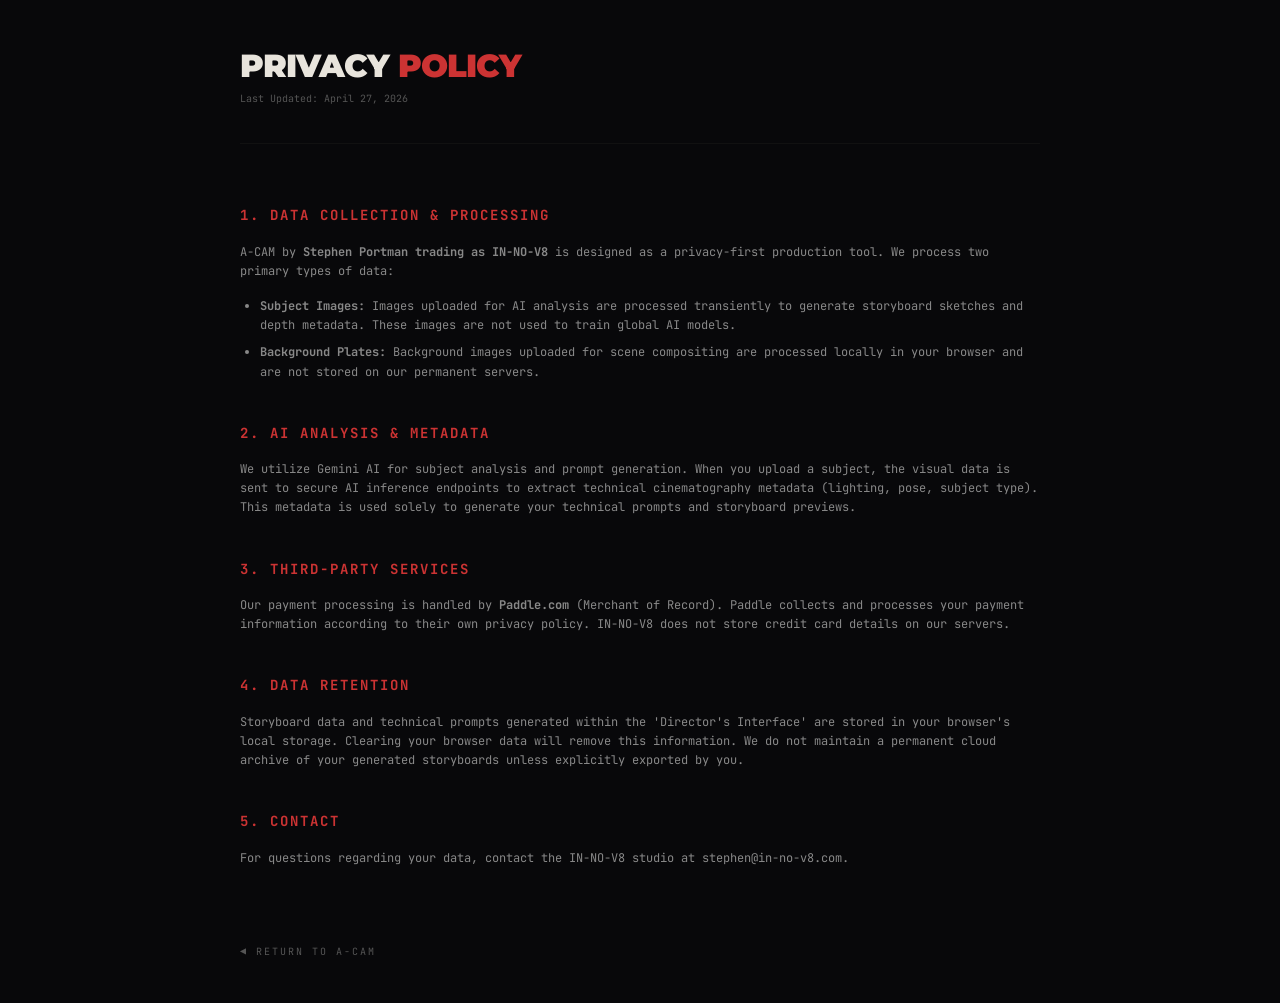
<file: legal/privacy.html>
<!DOCTYPE html>
<html lang="en">
<head>
<meta charset="UTF-8">
<meta name="viewport" content="width=device-width, initial-scale=1.0">
<title>Privacy Policy — A-CAM</title>
<link href="https://fonts.googleapis.com/css2?family=JetBrains+Mono:wght@100;400;700&family=Montserrat:wght@900&display=swap" rel="stylesheet">
<style>
:root{--bg:#08080a;--text:#c8c4bc;--accent:#c33;--dim:#555}
*{margin:0;padding:0;box-sizing:border-box}
body{background:var(--bg);color:var(--text);font-family:'JetBrains Mono',monospace;line-height:1.6;padding:40px 20px}
.container{max-width:800px;margin:0 auto}
.header{margin-bottom:60px;border-bottom:1px solid #111;padding-bottom:20px}
.header h1{font-family:'Montserrat',sans-serif;font-weight:900;font-size:32px;letter-spacing:-1px;color:#e8e4dc;text-transform:uppercase}
.header h1 span{color:var(--accent)}
h2{font-size:14px;color:var(--accent);text-transform:uppercase;margin-top:40px;margin-bottom:16px;letter-spacing:2px}
p{font-size:12px;color:#888;margin-bottom:16px}
ul{margin-bottom:16px;padding-left:20px}
li{font-size:12px;color:#888;margin-bottom:8px}
.back-link{display:inline-block;margin-top:60px;color:var(--dim);font-size:10px;text-decoration:none;text-transform:uppercase;letter-spacing:2px}
.back-link:hover{color:var(--accent)}
</style>
</head>
<body>
<div class="container">
    <div class="header">
        <h1>Privacy <span>Policy</span></h1>
        <p style="font-size:10px; color:var(--dim)">Last Updated: April 27, 2026</p>
    </div>

    <section>
        <h2>1. Data Collection & Processing</h2>
        <p>A-CAM by <strong>Stephen Portman trading as IN-NO-V8</strong> is designed as a privacy-first production tool. We process two primary types of data:</p>
        <ul>
            <li><strong>Subject Images:</strong> Images uploaded for AI analysis are processed transiently to generate storyboard sketches and depth metadata. These images are not used to train global AI models.</li>
            <li><strong>Background Plates:</strong> Background images uploaded for scene compositing are processed locally in your browser and are not stored on our permanent servers.</li>
        </ul>
    </section>

    <section>
        <h2>2. AI Analysis & Metadata</h2>
        <p>We utilize Gemini AI for subject analysis and prompt generation. When you upload a subject, the visual data is sent to secure AI inference endpoints to extract technical cinematography metadata (lighting, pose, subject type). This metadata is used solely to generate your technical prompts and storyboard previews.</p>
    </section>

    <section>
        <h2>3. Third-Party Services</h2>
        <p>Our payment processing is handled by <strong>Paddle.com</strong> (Merchant of Record). Paddle collects and processes your payment information according to their own privacy policy. IN-NO-V8 does not store credit card details on our servers.</p>
    </section>

    <section>
        <h2>4. Data Retention</h2>
        <p>Storyboard data and technical prompts generated within the 'Director's Interface' are stored in your browser's local storage. Clearing your browser data will remove this information. We do not maintain a permanent cloud archive of your generated storyboards unless explicitly exported by you.</p>
    </section>

    <section>
        <h2>5. Contact</h2>
        <p>For questions regarding your data, contact the IN-NO-V8 studio at stephen@in-no-v8.com.</p>
    </section>

    <a href="../index.html" class="back-link">◀ Return to A-CAM</a>
</div>
</body>
</html>
</file>
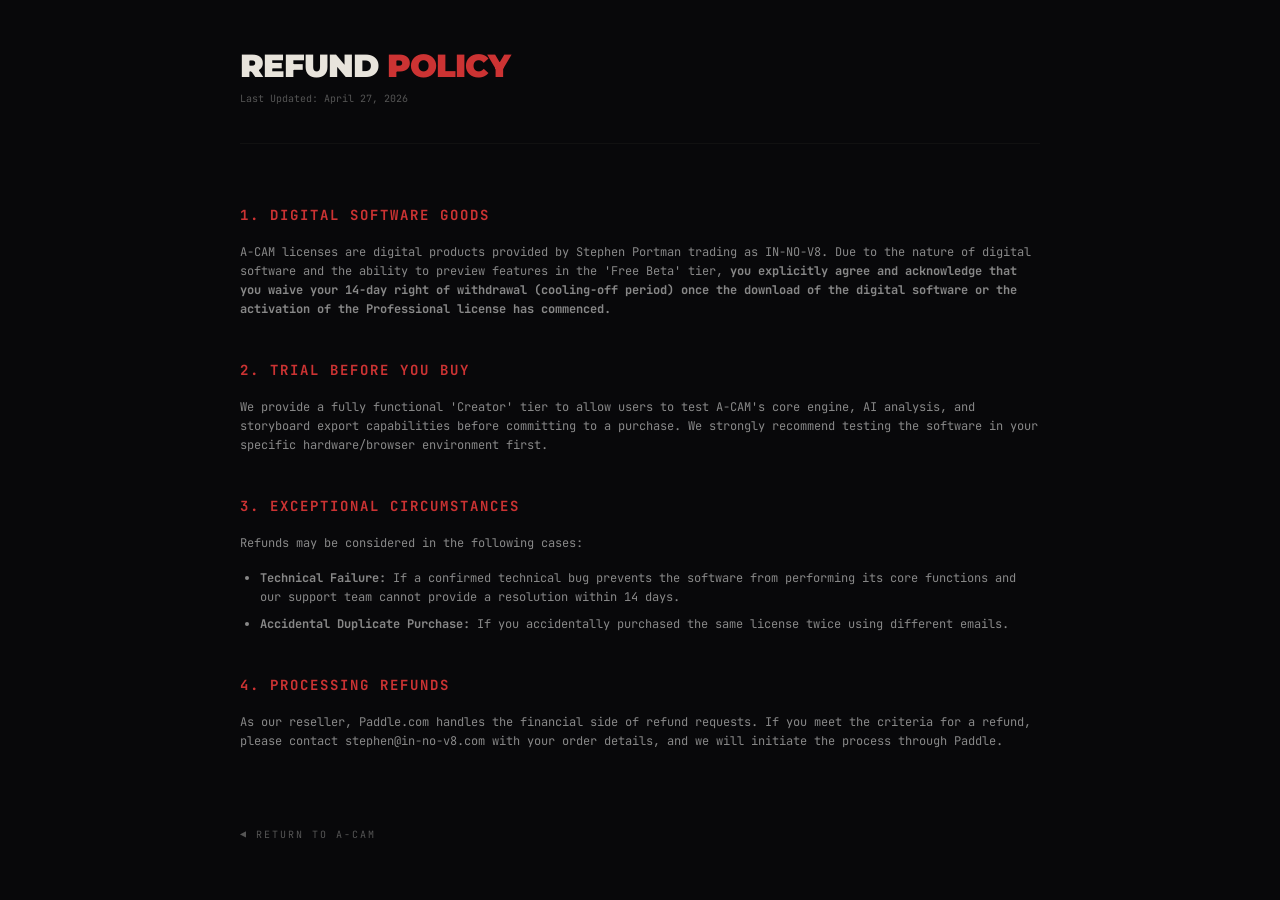
<file: legal/refund.html>
<!DOCTYPE html>
<html lang="en">
<head>
<meta charset="UTF-8">
<meta name="viewport" content="width=device-width, initial-scale=1.0">
<title>Refund Policy — A-CAM</title>
<link href="https://fonts.googleapis.com/css2?family=JetBrains+Mono:wght@100;400;700&family=Montserrat:wght@900&display=swap" rel="stylesheet">
<style>
:root{--bg:#08080a;--text:#c8c4bc;--accent:#c33;--dim:#555}
*{margin:0;padding:0;box-sizing:border-box}
body{background:var(--bg);color:var(--text);font-family:'JetBrains Mono',monospace;line-height:1.6;padding:40px 20px}
.container{max-width:800px;margin:0 auto}
.header{margin-bottom:60px;border-bottom:1px solid #111;padding-bottom:20px}
.header h1{font-family:'Montserrat',sans-serif;font-weight:900;font-size:32px;letter-spacing:-1px;color:#e8e4dc;text-transform:uppercase}
.header h1 span{color:var(--accent)}
h2{font-size:14px;color:var(--accent);text-transform:uppercase;margin-top:40px;margin-bottom:16px;letter-spacing:2px}
p{font-size:12px;color:#888;margin-bottom:16px}
ul{margin-bottom:16px;padding-left:20px}
li{font-size:12px;color:#888;margin-bottom:8px}
.back-link{display:inline-block;margin-top:60px;color:var(--dim);font-size:10px;text-decoration:none;text-transform:uppercase;letter-spacing:2px}
.back-link:hover{color:var(--accent)}
</style>
</head>
<body>
<div class="container">
    <div class="header">
        <h1>Refund <span>Policy</span></h1>
        <p style="font-size:10px; color:var(--dim)">Last Updated: April 27, 2026</p>
    </div>

    <section>
        <h2>1. Digital Software Goods</h2>
        <p>A-CAM licenses are digital products provided by Stephen Portman trading as IN-NO-V8. Due to the nature of digital software and the ability to preview features in the 'Free Beta' tier, <strong>you explicitly agree and acknowledge that you waive your 14-day right of withdrawal (cooling-off period) once the download of the digital software or the activation of the Professional license has commenced.</strong></p>
    </section>

    <section>
        <h2>2. Trial Before You Buy</h2>
        <p>We provide a fully functional 'Creator' tier to allow users to test A-CAM's core engine, AI analysis, and storyboard export capabilities before committing to a purchase. We strongly recommend testing the software in your specific hardware/browser environment first.</p>
    </section>

    <section>
        <h2>3. Exceptional Circumstances</h2>
        <p>Refunds may be considered in the following cases:</p>
        <ul>
            <li><strong>Technical Failure:</strong> If a confirmed technical bug prevents the software from performing its core functions and our support team cannot provide a resolution within 14 days.</li>
            <li><strong>Accidental Duplicate Purchase:</strong> If you accidentally purchased the same license twice using different emails.</li>
        </ul>
    </section>

    <section>
        <h2>4. Processing Refunds</h2>
        <p>As our reseller, Paddle.com handles the financial side of refund requests. If you meet the criteria for a refund, please contact stephen@in-no-v8.com with your order details, and we will initiate the process through Paddle.</p>
    </section>

    <a href="../index.html" class="back-link">◀ Return to A-CAM</a>
</div>
</body>
</html>
</file>
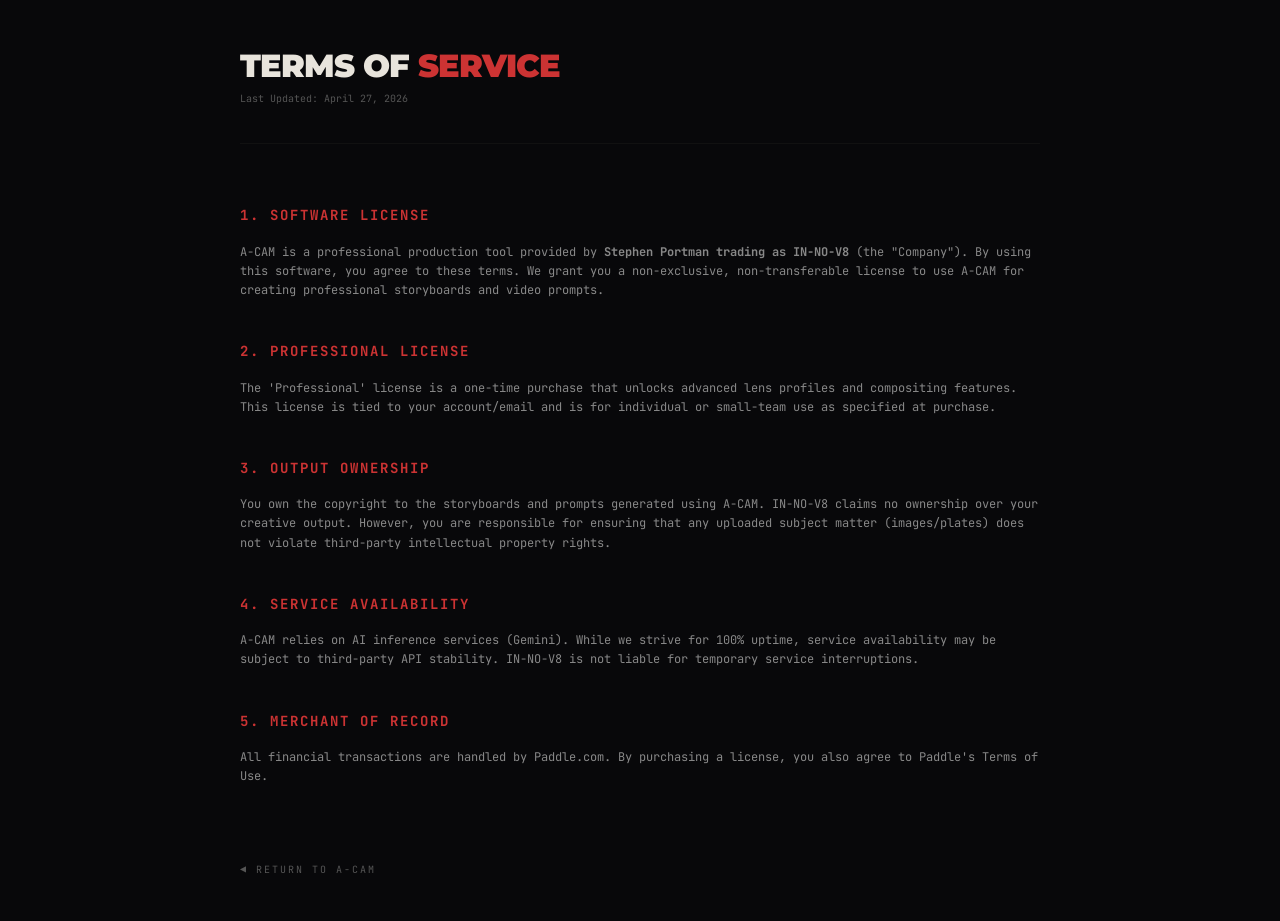
<file: legal/terms.html>
<!DOCTYPE html>
<html lang="en">
<head>
<meta charset="UTF-8">
<meta name="viewport" content="width=device-width, initial-scale=1.0">
<title>Terms of Service — A-CAM</title>
<link href="https://fonts.googleapis.com/css2?family=JetBrains+Mono:wght@100;400;700&family=Montserrat:wght@900&display=swap" rel="stylesheet">
<style>
:root{--bg:#08080a;--text:#c8c4bc;--accent:#c33;--dim:#555}
*{margin:0;padding:0;box-sizing:border-box}
body{background:var(--bg);color:var(--text);font-family:'JetBrains Mono',monospace;line-height:1.6;padding:40px 20px}
.container{max-width:800px;margin:0 auto}
.header{margin-bottom:60px;border-bottom:1px solid #111;padding-bottom:20px}
.header h1{font-family:'Montserrat',sans-serif;font-weight:900;font-size:32px;letter-spacing:-1px;color:#e8e4dc;text-transform:uppercase}
.header h1 span{color:var(--accent)}
h2{font-size:14px;color:var(--accent);text-transform:uppercase;margin-top:40px;margin-bottom:16px;letter-spacing:2px}
p{font-size:12px;color:#888;margin-bottom:16px}
ul{margin-bottom:16px;padding-left:20px}
li{font-size:12px;color:#888;margin-bottom:8px}
.back-link{display:inline-block;margin-top:60px;color:var(--dim);font-size:10px;text-decoration:none;text-transform:uppercase;letter-spacing:2px}
.back-link:hover{color:var(--accent)}
</style>
</head>
<body>
<div class="container">
    <div class="header">
        <h1>Terms of <span>Service</span></h1>
        <p style="font-size:10px; color:var(--dim)">Last Updated: April 27, 2026</p>
    </div>

    <section>
        <h2>1. Software License</h2>
        <p>A-CAM is a professional production tool provided by <strong>Stephen Portman trading as IN-NO-V8</strong> (the "Company"). By using this software, you agree to these terms. We grant you a non-exclusive, non-transferable license to use A-CAM for creating professional storyboards and video prompts.</p>
    </section>

    <section>
        <h2>2. Professional License</h2>
        <p>The 'Professional' license is a one-time purchase that unlocks advanced lens profiles and compositing features. This license is tied to your account/email and is for individual or small-team use as specified at purchase.</p>
    </section>

    <section>
        <h2>3. Output Ownership</h2>
        <p>You own the copyright to the storyboards and prompts generated using A-CAM. IN-NO-V8 claims no ownership over your creative output. However, you are responsible for ensuring that any uploaded subject matter (images/plates) does not violate third-party intellectual property rights.</p>
    </section>

    <section>
        <h2>4. Service Availability</h2>
        <p>A-CAM relies on AI inference services (Gemini). While we strive for 100% uptime, service availability may be subject to third-party API stability. IN-NO-V8 is not liable for temporary service interruptions.</p>
    </section>

    <section>
        <h2>5. Merchant of Record</h2>
        <p>All financial transactions are handled by Paddle.com. By purchasing a license, you also agree to Paddle's Terms of Use.</p>
    </section>

    <a href="../index.html" class="back-link">◀ Return to A-CAM</a>
</div>
</body>
</html>
</file>
<file: css/styles.css>
.ai-progress-container {
  width: 100%;
}
.ai-progress-text {
  font-family: 'JetBrains Mono', monospace;
  font-size: 10px;
  color: #cc3333;
  text-transform: uppercase;
  margin-bottom: 6px;
  letter-spacing: 1px;
}
.ai-progress-bar-bg {
  width: 100%;
  height: 4px;
  background: #1a1a1d;
  border-radius: 2px;
  overflow: hidden;
}
.ai-progress-bar-fill {
  width: 0%;
  height: 100%;
  background: #cc3333;
  transition: width 0.3s ease-out; /* Smooths out the steps */
}

/* ═══════════════════════════════════════════════════════════════════════════
   CHARACTER HELP MODAL
   ═══════════════════════════════════════════════════════════════════════════ */
.modal-overlay {
    position: fixed; top: 0; left: 0; width: 100%; height: 100%;
    background: rgba(0, 0, 0, 0.8);
    backdrop-filter: blur(5px);
    display: none; justify-content: center; align-items: center;
    z-index: 9999; opacity: 0; transition: opacity 0.2s ease;
}
.modal-overlay.active { display: flex; opacity: 1; }
.modal-content {
    background: #111; border: 1px solid #333; border-radius: 12px;
    width: 90%; max-width: 550px; padding: 24px;
    box-shadow: 0 10px 50px rgba(0,0,0,0.8);
    font-family: 'Space Grotesk', sans-serif;
}
.modal-header {
    display: flex; justify-content: space-between; align-items: center;
    margin-bottom: 12px; border-bottom: 1px solid #222; padding-bottom: 12px;
}
.modal-header h3 { margin: 0; font-size: 1.2rem; color: #fff; }
.close-btn {
    background: none; border: none; color: #888; font-size: 1.5rem;
    cursor: pointer; transition: color 0.2s; padding: 0 5px;
}
.close-btn:hover { color: #cc3333; }
.modal-subtitle { font-size: 0.9rem; color: #aaa; margin-bottom: 20px; line-height: 1.5; }

.guide-grid { display: grid; grid-template-columns: 1fr 1fr; gap: 16px; }
.guide-card { background: #1a1a1a; border-radius: 8px; padding: 16px; border: 1px solid #222; }
.do-card { border-top: 3px solid #4ade80; }
.dont-card { border-top: 3px solid #f87171; }
.card-header { font-weight: bold; margin-bottom: 12px; display: flex; align-items: center; gap: 8px; color: #fff;}
.guide-card ul { margin: 0; padding-left: 18px; font-size: 0.85rem; color: #bbb; display: flex; flex-direction: column; gap: 12px; }
.guide-card strong { color: #eee; display: block; margin-bottom: 2px;}

/* Small help icon button for the UI */
.help-icon-btn {
    background: none; border: none; color: #888; cursor: pointer;
    vertical-align: middle; margin-left: 8px; transition: color 0.2s;
    padding: 0; display: inline-flex;
}
.help-icon-btn:hover { color: #fff; }

/* PHASE 2: DROPZONE STYLES */
.storyboard-panel {
  transition: all 0.2s ease;
  position: relative;
}

.storyboard-panel.drag-over {
  border: 1px dashed var(--accent);
  background: rgba(204, 51, 51, 0.05);
}

.storyboard-panel.drag-over::after {
  content: "Drop .acam Pack to Install";
  position: absolute;
  top: 0; left: 0; right: 0; bottom: 0;
  display: flex;
  align-items: center;
  justify-content: center;
  background: rgba(10, 10, 10, 0.85);
  color: var(--accent);
  font-family: 'JetBrains Mono', monospace;
  font-weight: bold;
  font-size: 14px;
  z-index: 10;
  pointer-events: none;
}

/* PRODUCTION PUSH BUTTON - Unified Style */
.production-btn {
    flex: 2;
    padding: 12px 20px;
    font-family: 'JetBrains Mono', monospace;
    font-size: 8px;
    font-weight: 800;
    letter-spacing: 2px;
    text-transform: uppercase;
    cursor: pointer;
    border: 1px solid var(--accent);
    background: var(--accent);
    color: #fff;
    display: inline-flex;
    align-items: center;
    justify-content: center;
    gap: 10px;
    transition: all 0.3s cubic-bezier(0.4, 0, 0.2, 1);
    border-radius: 8px;
    box-shadow: 0 4px 15px rgba(204, 51, 51, 0.2);
}

.production-btn:hover {
    background: #e03030;
    border-color: #ff4444;
    transform: translateY(-2px);
    box-shadow: 0 6px 25px rgba(204, 51, 51, 0.4);
}

.production-btn:active {
    transform: translateY(1px);
}

.production-btn .icon {
    font-size: 12px;
}

/* Premium Glow Pulse */
.pulse-red {
    animation: premium-glow 2.5s infinite cubic-bezier(0.4, 0, 0.2, 1);
}

@keyframes premium-glow {
    0% { box-shadow: 0 0 0 0 rgba(204, 51, 51, 0.4); }
    70% { box-shadow: 0 0 0 10px rgba(204, 51, 51, 0); }
    100% { box-shadow: 0 0 0 0 rgba(204, 51, 51, 0); }
}

*{margin:0;padding:0;box-sizing:border-box}
:root{--accent:#c33;--bg:#08080a;--panel:#0e0e10;--card:#131315;--border:#1e1e20;--text:#c8c4bc;--dim:#555;--success:#2a9d4a}
.glass {
    background: rgba(255, 255, 255, 0.03);
    backdrop-filter: blur(12px);
    -webkit-backdrop-filter: blur(12px);
    border: 1px solid rgba(255, 255, 255, 0.05);
    box-shadow: 0 8px 32px 0 rgba(0, 0, 0, 0.37);
}
.neon-glow {
    box-shadow: 0 0 15px rgba(204, 51, 51, 0.4);
}
.neon-text {
    text-shadow: 0 0 8px rgba(204, 51, 51, 0.8);
}

body{font-family:'JetBrains Mono','SF Mono',monospace;background:var(--bg);color:var(--text);height:100vh;display:flex;flex-direction:column;overflow:hidden;font-size:11px}

/* HEADER */
.header{padding:12px 20px;border-bottom:1px solid var(--border);display:flex;align-items:center;gap:16px;background:#0c0c0e;flex-shrink:0}
.header h1{font-family:'Montserrat',sans-serif;font-size:18px;font-weight:800;letter-spacing:1px;color:#e8e4dc}
.header h1 span{color:var(--accent)}
.header-icons{display:flex;gap:8px}
.header-icon{width:32px;height:32px;border:1px solid var(--border);background:transparent;color:var(--dim);display:flex;align-items:center;justify-content:center;cursor:pointer;font-size:12px;transition:all 0.2s}
.header-icon:hover{border-color:var(--accent);color:var(--text)}
.header-icon.nuke-btn{color:rgba(204,51,51,0.6);border-color:rgba(204,51,51,0.2)}
.header-icon.nuke-btn:hover{background:var(--accent);color:#fff;border-color:var(--accent);box-shadow:0 0 15px rgba(204,51,51,0.4)}

/* API STATUS INDICATOR */
.api-status{font-size:8px;padding:4px 10px;border-radius:2px;margin-left:auto;margin-right:12px;font-weight:700;letter-spacing:1px}
.api-status.offline{background:#333;color:#666}
.api-status.connecting{background:#f90;color:#000;animation:pulse 1s infinite}
.api-status.connected{background:var(--success);color:#fff}
.api-status.error{background:var(--accent);color:#fff}
@keyframes pulse{0%,100%{opacity:1}50%{opacity:0.5}}

/* MAIN GRID - Fixed layout with anchored bottom */
.main{display:grid;grid-template-columns:auto 1fr auto;grid-template-rows:minmax(100px, auto) 1fr auto;gap:0;flex:1;overflow:hidden;height:calc(100vh - 50px)}

/* PANELS */
.panel{background:var(--panel);padding:10px;display:flex;flex-direction:column;overflow:hidden;position:relative}
.panel-title{font-size:8px;letter-spacing:2px;color:var(--dim);text-transform:uppercase}

/* INPUT PANEL (Left) */
.input-panel{display:flex;flex-direction:column;position:relative;border-right:1px solid var(--border)}
.input-panel .section-content{flex:1;display:flex;flex-direction:column;overflow:hidden}
.upload-zone{flex:1;border:2px dashed #2a2a2c;display:flex;flex-direction:column;align-items:center;justify-content:center;cursor:pointer;transition:all 0.2s;position:relative;overflow:hidden;background:#0a0a0c}
.upload-zone:hover{border-color:var(--accent)}
.upload-zone.has-image{border-style:solid;border-color:var(--accent)}
.upload-icon{font-size:24px;color:#333;margin-bottom:6px}
.upload-text{font-size:8px;color:var(--dim);text-align:center;line-height:1.5}
#heroImage{width:100%;height:100%;object-fit:contain;display:none}
.upload-zone.has-image #heroImage{display:block}
.upload-zone.has-image .upload-icon,
.upload-zone.has-image .upload-text{display:none}
#fileInput{display:none}
.clear-btn{position:absolute;top:4px;right:4px;background:rgba(0,0,0,0.8);color:#888;border:1px solid #333;padding:2px 6px;font-size:7px;cursor:pointer;font-family:inherit;display:none}
.upload-zone.has-image .clear-btn{display:block}
.clear-btn:hover{color:#fff;background:var(--accent);border-color:var(--accent)}

/* ANALYZED BADGE */
.analyzed-badge{position:absolute;top:4px;left:4px;background:var(--success);color:#fff;padding:2px 5px;font-size:6px;font-weight:700;letter-spacing:1px;display:none}
.upload-zone.analyzed .analyzed-badge{display:block}

/* STORYBOARD PANEL (Center-Top) - 3-column vertical scroll grid */
.storyboard-panel{overflow:hidden;min-height:100px;position:relative;display:flex;flex-direction:column;flex:1}
.storyboard-panel .section-content{flex:1;overflow:hidden}
.storyboard-grid{display:grid;grid-template-columns:repeat(3,1fr);gap:6px;padding:6px;overflow-y:auto;overflow-x:hidden;max-height:180px}
.storyboard-grid::-webkit-scrollbar{width:5px}
.storyboard-grid::-webkit-scrollbar-track{background:var(--bg)}
.storyboard-grid::-webkit-scrollbar-thumb{background:#444;border-radius:2px}
.storyboard-grid::-webkit-scrollbar-thumb:hover{background:#666}

/* TOP SECTION - Input + Storyboard with shared resize */
.top-section{grid-row:1;grid-column:1 / 3;display:flex;position:relative;border-bottom:1px solid var(--border);background:var(--panel);min-height:120px}

/* CONTROLS PANEL (Right) */
.controls-panel{overflow-y:auto;grid-row:1 / 4;grid-column:3;border-left:1px solid var(--border)}
.control-group{margin-bottom:10px}
.control-label{font-size:7px;letter-spacing:1.5px;color:var(--dim);text-transform:uppercase;margin-bottom:4px;display:flex;justify-content:space-between;align-items:center}
.control-value{color:var(--accent);font-weight:700}
.control-row{display:flex;gap:5px;align-items:center}
.sel{flex:1;background:#1a1a1c;border:1px solid #2a2a2c;color:#e8e4dc;padding:5px 7px;font-size:9px;font-family:inherit;outline:none;cursor:pointer;appearance:none;background-image:url("data:image/svg+xml,%3Csvg xmlns='http://www.w3.org/2000/svg' width='8' height='8' viewBox='0 0 8 8'%3E%3Cpath fill='%23666' d='M0 2l4 4 4-4z'/%3E%3C/svg%3E");background-repeat:no-repeat;background-position:right 7px center}
.sel:focus{border-color:var(--accent)}
.rng{flex:1;accent-color:var(--accent);height:4px}
.rng-mini{width:70px}

/* TIME SLIDER */
.time-slider-container{position:relative;padding:15px 0 5px 0}
.time-slider{width:100%;position:relative;z-index:2;background:transparent;-webkit-appearance:none;appearance:none}
.time-slider::-webkit-slider-track{height:8px;border-radius:4px;background:linear-gradient(to right,#1a1a3e 0%,#2d3a6e 10%,#f4a261 20%,#ffd166 30%,#fefae0 45%,#fefae0 55%,#ffd166 70%,#f4a261 80%,#2d3a6e 90%,#1a1a3e 100%)}
.time-slider::-webkit-slider-thumb{-webkit-appearance:none;width:16px;height:16px;border-radius:50%;background:#fff;border:2px solid var(--accent);cursor:pointer;box-shadow:0 0 8px rgba(0,0,0,0.5)}
.time-slider::-moz-range-track{height:8px;border-radius:4px;background:linear-gradient(to right,#1a1a3e 0%,#2d3a6e 10%,#f4a261 20%,#ffd166 30%,#fefae0 45%,#fefae0 55%,#ffd166 70%,#f4a261 80%,#2d3a6e 90%,#1a1a3e 100%)}
.time-slider::-moz-range-thumb{width:16px;height:16px;border-radius:50%;background:#fff;border:2px solid var(--accent);cursor:pointer}
.time-icons{display:flex;justify-content:space-between;font-size:10px;margin-bottom:4px;opacity:0.7}
.time-labels{display:flex;justify-content:space-between;font-size:6px;color:var(--dim);margin-top:2px}
.sun-info{display:flex;justify-content:space-between;margin-top:8px;padding:4px 8px;background:#1a1a1c;border-radius:2px;font-size:8px}
.sun-info span:first-child{color:var(--text)}
.sun-info span:last-child{color:#f4a261;font-weight:700}

/* Environment mode chips */
#timeGroup,#sunDirectionGroup{transition:opacity 0.3s,max-height 0.3s}
#timeGroup.disabled,#sunDirectionGroup.disabled{opacity:0.3;pointer-events:none;max-height:0;overflow:hidden;margin:0;padding:0}

/* CONTROL TABS */
.control-tabs{display:flex;border-bottom:1px solid var(--border);margin:-16px -16px 16px -16px;padding:0}
.control-tab{flex:1;padding:10px 8px;font-size:7px;letter-spacing:1px;background:transparent;color:var(--dim);border:none;border-bottom:2px solid transparent;cursor:pointer;font-family:inherit;text-transform:uppercase;transition:all 0.15s}
.control-tab:hover{color:var(--text)}
.control-tab.active{color:var(--accent);border-bottom-color:var(--accent);background:#1a1a1c}
.tab-content{display:none}
.tab-content.active{display:block}

/* SCENE PANEL */
.scene-upload-zone{border:2px dashed #2a2a2c;padding:20px;text-align:center;cursor:pointer;transition:all 0.2s;margin-bottom:12px;background:#0a0a0c}
.scene-upload-zone:hover{border-color:var(--accent)}
.scene-upload-zone.has-image{border-style:solid;border-color:var(--success);padding:8px}
.scene-upload-zone img{max-width:100%;max-height:80px;object-fit:contain}
.scene-upload-icon{font-size:20px;color:#333;margin-bottom:6px}
.scene-upload-text{font-size:8px;color:var(--dim)}
.scene-textarea{width:100%;background:#1a1a1c;border:1px solid #2a2a2c;color:#e8e4dc;padding:8px;font-size:9px;font-family:inherit;resize:vertical;min-height:50px;outline:none}
.scene-textarea:focus{border-color:var(--accent)}
.scene-textarea::placeholder{color:#444}

/* ENVIRONMENT PRESETS */
.env-presets{display:grid;grid-template-columns:1fr 1fr;gap:4px;margin-top:6px;max-height:200px;overflow-y:auto}
.env-preset{background:#1a1a1c;border:1px solid var(--border);padding:8px 6px;text-align:center;cursor:pointer;transition:all 0.15s}
.env-preset:hover{border-color:#444;background:#222}
.env-preset.active{border-color:var(--accent);background:rgba(204,51,51,0.15)}
.env-preset-name{font-size:7px;font-weight:700;color:var(--text);margin-bottom:2px}
.env-preset-desc{font-size:6px;color:var(--dim);line-height:1.3;display:-webkit-box;-webkit-line-clamp:2;-webkit-box-orient:vertical;overflow:hidden}

/* DIRECTOR PRESETS - Iconic Moves */
.director-preset {
    background: linear-gradient(135deg, #1a1a1c 0%, #0e0e10 100%);
    border: 1px solid var(--border);
    padding: 10px 6px;
    text-align: center;
    cursor: pointer;
    transition: all 0.2s;
    display: flex;
    flex-direction: column;
    align-items: center;
    justify-content: center;
    min-height: 70px;
    position: relative;
}

.director-preset:hover {
    border-color: var(--accent);
    transform: translateY(-2px);
    box-shadow: 0 4px 12px rgba(0,0,0,0.4);
}

.director-preset.active {
    border-color: var(--accent);
    background: linear-gradient(135deg, rgba(204,51,51,0.2) 0%, rgba(124,58,237,0.15) 100%);
}

.preset-icon {
    font-size: 18px;
    margin-bottom: 4px;
    filter: grayscale(0.3);
}

.director-preset:hover .preset-icon {
    filter: grayscale(0);
}

.preset-name {
    font-size: 8px;
    font-weight: 800;
    color: var(--text);
    letter-spacing: 0.5px;
    margin-bottom: 2px;
}

.preset-desc {
    font-size: 6px;
    color: var(--dim);
    text-transform: uppercase;
    letter-spacing: 0.5px;
}

/* PERFORMANCE TEXTAREA */
.performance-section{margin-top:12px;padding-top:12px;border-top:1px solid var(--border)}
.performance-label{font-size:7px;letter-spacing:1.5px;color:var(--dim);text-transform:uppercase;margin-bottom:6px;display:flex;align-items:center;gap:6px}
.performance-label::before{content:'⚡';font-size:10px}
.performance-input{width:100%;background:#1a1a1c;border:1px solid #2a2a2c;color:#e8e4dc;padding:8px 10px;font-size:9px;font-family:inherit;resize:vertical;min-height:45px;outline:none;line-height:1.5}
.performance-input:focus{border-color:var(--accent)}
.performance-input::placeholder{color:#444;font-style:italic}
.performance-hint{font-size:6px;color:var(--dim);margin-top:4px;font-style:italic}

/* DEPTH LAYERS */
.depth-layers{margin-top:8px}
.depth-layer{margin-bottom:8px}
.depth-layer-header{font-size:7px;color:var(--dim);letter-spacing:1px;text-transform:uppercase;margin-bottom:4px;display:flex;align-items:center;gap:6px}
.depth-dot{width:8px;height:8px;border-radius:50%}
.depth-dot.subject{background:var(--accent)}
.depth-dot.midground{background:#f90}
.depth-dot.background{background:#39f}
.depth-input{width:100%;background:#1a1a1c;border:1px solid #2a2a2c;color:#e8e4dc;padding:6px 8px;font-size:9px;font-family:inherit;outline:none}
.depth-input:focus{border-color:var(--accent)}
.depth-input::placeholder{color:#333}

/* GENERATE BUTTON */
.btn-generate{background:linear-gradient(135deg,#7c3aed,#c33);border:none;color:#fff;padding:10px;font-size:9px;font-weight:700;letter-spacing:1px;cursor:pointer;font-family:inherit;width:100%;margin-top:8px;transition:all 0.2s}
.btn-generate:hover{transform:translateY(-1px);box-shadow:0 4px 12px rgba(124,58,237,0.3)}
.btn-generate:disabled{opacity:0.6;cursor:wait;transform:none}

/* SOURCE TOGGLE */
.source-toggle{display:flex;gap:4px;margin-bottom:8px}
.source-btn{flex:1;padding:8px;font-size:8px;font-weight:700;letter-spacing:0.5px;background:#1a1a1c;border:1px solid var(--border);color:var(--dim);cursor:pointer;font-family:inherit;transition:all 0.15s}
.source-btn:hover{border-color:#444;color:var(--text)}
.source-btn.active{background:linear-gradient(135deg,rgba(124,58,237,0.2),rgba(204,51,51,0.2));border-color:var(--accent);color:#fff}
.bg-mode-panel{margin-bottom:12px}

/* ANALYZE BUTTON */
.btn-analyze{background:linear-gradient(135deg,#2563eb,#7c3aed);border:none;color:#fff;padding:8px;font-size:8px;font-weight:700;letter-spacing:1px;cursor:pointer;font-family:inherit;flex:1;transition:all 0.2s}
.btn-analyze:hover{transform:translateY(-1px);box-shadow:0 4px 12px rgba(37,99,235,0.3)}

/* BACKGROUND ACTION ROW */
.bg-action-row{display:flex;gap:4px;margin-top:6px}
.btn-download-bg{background:#1a1a1c;border:1px solid var(--border);color:var(--text);padding:8px 10px;font-size:8px;font-weight:700;letter-spacing:0.5px;cursor:pointer;font-family:inherit;transition:all 0.15s}
.btn-download-bg:hover{border-color:var(--accent);background:#222}

/* TRANSFORM BUTTON */
.btn-transform{background:linear-gradient(135deg,#f59e0b,#ef4444);border:none;color:#fff;padding:12px;font-size:10px;font-weight:800;letter-spacing:1px;cursor:pointer;font-family:inherit;width:100%;margin-top:8px;transition:all 0.2s;text-transform:uppercase}
.btn-transform:hover{transform:translateY(-2px);box-shadow:0 6px 20px rgba(245,158,11,0.4)}
.btn-transform:disabled{opacity:0.5;cursor:wait;transform:none}

/* FACE LOCK TOGGLE */
.face-lock-toggle{display:inline-flex;align-items:center;gap:6px;background:#1a1a2e;border:1px solid #333;padding:6px 12px;border-radius:4px;cursor:pointer;transition:all 0.2s}
.face-lock-toggle:hover{border-color:#4285f4;background:#1f1f3a}
.face-lock-toggle input{width:14px;height:14px;cursor:pointer;accent-color:#4285f4}
.face-lock-label{font-size:10px;font-weight:600;letter-spacing:0.5px;color:#888;transition:color 0.2s}
.face-lock-toggle:has(input:checked){border-color:#4285f4;background:#1f2a4a}
.face-lock-toggle:has(input:checked) .face-lock-label{color:#4285f4}
.face-lock-toggle.disabled{opacity:0.4;cursor:not-allowed}
.face-lock-toggle.disabled input{pointer-events:none}

/* BOTTOM PANELS - Preview Frames */
.bottom-section{grid-column:1 / 3;grid-row:2;display:flex;flex-direction:column;padding:8px 10px;background:var(--panel);border-top:1px solid var(--border);overflow:hidden}
.frames-content{display:flex;gap:10px;align-items:stretch;flex:1;min-height:0}
.frame-panel{flex:1;display:flex;flex-direction:column;min-width:0}
.frame-label{font-size:7px;letter-spacing:2px;color:var(--dim);text-transform:uppercase;margin-bottom:4px;text-align:center}
.frame-preview{flex:1;background:#0a0a0c;border:1px solid var(--border);overflow:hidden;position:relative;min-height:80px}
.frame-preview canvas{width:100%;height:100%;object-fit:contain}
.frame-connector{font-size:14px;color:var(--accent);padding:0 6px;display:flex;align-items:center}

/* QUICK PRESETS PRESETS */
.preset-row{display:flex;flex-wrap:wrap;gap:4px}

/* PRODUCTION HUB OPTIMIZATION */
.prompt-section {
    grid-column: 1 / 3;
    grid-row: 3;
    padding: 6px 12px;
    background: #0a0a0c;
    border-top: 1px solid var(--border);
    max-height: 200px; /* Increased to fit production row */
    overflow-y: auto;
}
.prompt-box {
    background: #131315;
    border: 1px solid var(--border);
    padding: 4px 8px;
    font-size: 8px;
    color: var(--text);
    line-height: 1.2;
    max-height: 24px;
    overflow-y: auto;
    margin: 2px 0;
}
.production-row {
    display: flex;
    align-items: center;
    justify-content: space-between;
    gap: 16px;
    width: 100%;
    margin-top: 8px;
    padding: 0 4px;
    border-top: 1px solid rgba(255, 255, 255, 0.05);
    min-height: 60px;
}

.production-actions-left {
    display: flex;
    align-items: center;
    gap: 12px;
    flex: 1;
}

.btn-config.model-badge {
    flex: 0 0 auto;
    width: 80px;
    height: 38px;
    background: rgba(40, 40, 45, 0.4);
    border: 1px solid rgba(255, 255, 255, 0.1);
    display: flex;
    align-items: center;
    justify-content: center;
    padding: 0 10px;
}

.btn-config.model-badge:hover {
    background: rgba(60, 60, 65, 0.8);
    border-color: var(--accent);
}
.model-badges {
    flex: 2;
    display: flex;
    gap: 6px;
}
.model-badge {
    padding: 6px 10px;
    height: 38px;
    background: rgba(26, 26, 28, 0.8);
}
.production-btn {
    flex: 3;
    padding: 8px 16px;
    height: 40px;
    font-size: 9px;
    border-radius: 6px;
}
.btn-transform {
    padding: 8px;
    font-size: 9px;
    margin-top: 0;
    width: auto;
}
.prompt-actions {
    display: flex;
    gap: 6px;
    align-items: center;
    margin-top: 0;
}
.face-lock-toggle {
    padding: 6px 12px;
    background: rgba(26, 26, 28, 0.4);
    border: 1px solid rgba(255, 255, 255, 0.05);
    border-radius: 4px;
    display: flex;
    align-items: center;
    gap: 8px;
    cursor: pointer;
    transition: all 0.2s;
}

.face-lock-toggle:hover {
    background: rgba(255, 255, 255, 0.05);
    border-color: var(--accent);
}

.face-lock-label {
    font-size: 8px;
    font-weight: 800;
    letter-spacing: 1px;
    text-transform: uppercase;
}

/* RATIO CHIPS */
.ratio-chips{display:grid;grid-template-columns:repeat(3,1fr);gap:4px}

/* OVERLAY TOGGLES */
.overlay-toggles{display:flex;flex-direction:column;gap:6px;margin-top:6px}
.toggle-label{display:flex;align-items:center;gap:8px;cursor:pointer;font-size:9px;color:var(--dim)}
.toggle-label:hover{color:var(--text)}
.toggle-label input{accent-color:var(--accent)}
.toggle-text{flex:1}

.anchor-buckets {
    display: flex;
    gap: 8px;
    align-items: center;
}

.anchor-bucket {
    width: 42px;
    height: 48px;
    background: rgba(20, 20, 22, 0.6);
    border: 1px solid rgba(255, 255, 255, 0.05);
    border-radius: 6px;
    display: flex;
    flex-direction: column;
    align-items: center;
    justify-content: center;
    gap: 4px;
    cursor: default;
    transition: all 0.3s ease;
    padding: 0;
}

.anchor-bucket.anchored {
    border-color: #2a9d4a;
    box-shadow: 0 0 10px rgba(42, 157, 74, 0.4);
    background: rgba(42, 157, 74, 0.1);
}

.bucket-preview {
    width: 24px;
    height: 24px;
    background: #1a1a1c;
    border-radius: 4px;
    overflow: hidden;
}

.anchor-bucket.anchored .bucket-preview {
    border: 1px solid rgba(42, 157, 74, 0.5);
}

.bucket-label {
    font-size: 6px;
    font-weight: 800;
    color: var(--dim);
    text-transform: uppercase;
}

.anchor-bucket.anchored .bucket-label {
    color: #2a9d4a;
}

/* GLOBAL CHIP STYLES */
.chip {
    background: rgba(26, 26, 28, 0.6);
    border: 1px solid rgba(255, 255, 255, 0.05);
    color: var(--dim);
    padding: 5px 10px;
    font-size: 8px;
    font-family: inherit;
    text-transform: uppercase;
    letter-spacing: 1px;
    cursor: pointer;
    transition: all 0.2s;
    border-radius: 4px;
    outline: none;
}

.chip:hover {
    background: rgba(255, 255, 255, 0.05);
    color: var(--text);
    border-color: rgba(255, 255, 255, 0.1);
}

.chip.active {
    background: rgba(204, 51, 51, 0.1);
    border-color: var(--accent);
    color: var(--accent);
    font-weight: bold;
}

.chip-mini {
    padding: 3px 6px;
    font-size: 7px;
}

.shutter-chip {
    flex: 1;
}

/* SOURCE BUTTONS */
.source-toggle {
    display: flex;
    gap: 4px;
    background: #0a0a0c;
    padding: 2px;
    border-radius: 6px;
    border: 1px solid var(--border);
}

.source-btn {
    flex: 1;
    background: transparent;
    border: none;
    color: var(--dim);
    padding: 6px;
    font-size: 8px;
    cursor: pointer;
    border-radius: 4px;
    transition: all 0.2s;
}

.source-btn.active {
    background: var(--card);
    color: var(--accent);
    box-shadow: 0 2px 8px rgba(0,0,0,0.4);
}

/* Sharp Rendering */
canvas {
    image-rendering: pixelated;
    image-rendering: crisp-edges;
}
    padding-top: 8px;
}

.model-badges {
    display: flex;
    gap: 8px;
    flex: 3;
    perspective: 1000px;
}

.model-badge {
    flex: 1;
    display: flex;
    flex-direction: column;
    align-items: center;
    justify-content: center;
    gap: 6px;
    padding: 12px 8px;
    background: rgba(26, 26, 28, 0.6);
    border: 1px solid rgba(255, 255, 255, 0.05);
    border-radius: 8px;
    color: #888;
    cursor: pointer;
    transition: all 0.3s cubic-bezier(0.4, 0, 0.2, 1);
    position: relative;
    overflow: hidden;
    backdrop-filter: blur(10px);
}

.model-badge:hover {
    background: rgba(40, 40, 45, 0.8);
    border-color: rgba(255, 255, 255, 0.15);
    transform: translateY(-2px);
    color: #eee;
}

.model-badge.active {
    background: rgba(204, 51, 51, 0.1);
    border-color: var(--accent);
    color: var(--accent);
    box-shadow: 0 4px 20px rgba(204, 51, 51, 0.2);
}

/* Brand Specific States */
#btn-kling.active { border-color: #ff4444; color: #ff4444; background: rgba(255, 68, 68, 0.1); }
#btn-runway.active { border-color: #00f2ff; color: #00f2ff; background: rgba(0, 242, 255, 0.1); }
#btn-veo.active { border-color: #4285f4; color: #4285f4; background: rgba(66, 133, 244, 0.1); }

.model-icon {
    display: flex;
    align-items: center;
    justify-content: center;
    transition: transform 0.3s ease;
}

.model-badge:hover .model-icon {
    transform: scale(1.1);
}

.model-name {
    font-size: 8px;
    font-weight: 700;
    letter-spacing: 1px;
    text-transform: uppercase;
}

/* Loading States */
.model-badge.loading {
    pointer-events: none;
    opacity: 0.8;
}

.model-badge.loading .model-icon,
.model-badge.loading .model-name {
    visibility: hidden;
}

.model-spinner {
    display: none;
    position: absolute;
    width: 20px;
    height: 20px;
    border: 2px solid rgba(255,255,255,0.1);
    border-top-color: currentColor;
    border-radius: 50%;
    animation: spin 0.8s linear infinite;
}

.model-badge.loading .model-spinner {
    display: block;
}

@keyframes spin {
    to { transform: rotate(360deg); }
}

/* TOAST */
.toast{position:fixed;bottom:20px;left:50%;transform:translateX(-50%) translateY(100px);background:var(--card);border:1px solid var(--border);padding:12px 20px;font-size:10px;color:var(--text);opacity:0;transition:all 0.3s;z-index:1000}
.toast.show{transform:translateX(-50%) translateY(0);opacity:1}

/* PROGRESS BAR */
.progress-overlay{position:fixed;top:0;left:0;right:0;bottom:0;background:rgba(0,0,0,0.7);z-index:2000;display:none;align-items:center;justify-content:center;flex-direction:column}
.progress-overlay.active{display:flex}
.progress-container{width:300px;background:#1a1a1c;border:1px solid var(--border);padding:20px;text-align:center}
.progress-title{font-size:10px;letter-spacing:2px;color:var(--text);text-transform:uppercase;margin-bottom:12px}
.progress-bar{width:100%;height:6px;background:#2a2a2c;border-radius:3px;overflow:hidden}
.progress-fill{height:100%;background:linear-gradient(90deg,var(--accent),#f59e0b);width:0%;transition:width 0.3s;animation:progressPulse 1.5s ease-in-out infinite}
@keyframes progressPulse{0%,100%{opacity:1}50%{opacity:0.7}}
.progress-status{font-size:8px;color:var(--dim);margin-top:8px;letter-spacing:0.5px}

/* RENDER PROGRESS OVERLAY (Premium Floating Style) */
#renderProgressOverlay {
    position: fixed;
    top: 50%;
    left: 50%;
    transform: translate(-50%, -50%);
    width: 320px;
    background: rgba(26, 26, 28, 0.95);
    backdrop-filter: blur(25px);
    border: 1px solid rgba(255, 255, 255, 0.1);
    box-shadow: 0 30px 60px rgba(0, 0, 0, 0.9), 0 0 30px rgba(204, 51, 51, 0.2);
    padding: 28px;
    border-radius: 16px;
    z-index: 10000;
    text-align: center;
    animation: floatingAppear 0.5s cubic-bezier(0.18, 0.89, 0.32, 1.28);
}

@keyframes floatingAppear {
    from { opacity: 0; transform: translate(-50%, -40%) scale(0.9); }
    to { opacity: 1; transform: translate(-50%, -50%) scale(1); }
}

.render-progress-title {
    color: #fff;
    font-size: 11px;
    font-weight: 900;
    letter-spacing: 3px;
    margin-bottom: 20px;
    text-shadow: 0 0 10px rgba(255, 255, 255, 0.2);
}

.render-progress-track {
    width: 100%;
    height: 6px;
    background: rgba(255, 255, 255, 0.05);
    border-radius: 3px;
    overflow: hidden;
    margin-bottom: 16px;
    border: 1px solid rgba(255, 255, 255, 0.05);
}

.render-progress-fill {
    height: 100%;
    width: 8%;
    background: linear-gradient(90deg, #cc3333, #ff4444);
    box-shadow: 0 0 15px rgba(204, 51, 51, 0.6);
    transition: width 0.4s ease;
}

.render-progress-status {
    color: #aaa;
    font-size: 10px;
    letter-spacing: 1.5px;
    margin-bottom: 6px;
}

.render-progress-time {
    color: #444;
    font-size: 10px;
    font-weight: bold;
}

/* SCROLLBAR */
::-webkit-scrollbar{width:6px;height:6px}
::-webkit-scrollbar-track{background:var(--bg)}
::-webkit-scrollbar-thumb{background:#2a2a2c;border-radius:3px}
::-webkit-scrollbar-thumb:hover{background:#3a3a3c}

/* RESIZABLE PANELS */
.resizable{position:relative}
.resize-handle{position:absolute;background:transparent;z-index:10}
.resize-handle:hover{background:var(--accent)}
.resize-handle-right{right:0;top:0;width:4px;height:100%;cursor:ew-resize}
.resize-handle-left{left:0;top:0;width:4px;height:100%;cursor:ew-resize}
.resize-handle-bottom{bottom:0;left:0;width:100%;height:4px;cursor:ns-resize}
.resize-handle-top{top:0;left:0;width:100%;height:4px;cursor:ns-resize}
.resize-handle-corner{right:0;bottom:0;width:12px;height:12px;cursor:nwse-resize}
.resize-handle-corner::after{content:'';position:absolute;right:2px;bottom:2px;width:6px;height:6px;border-right:2px solid var(--dim);border-bottom:2px solid var(--dim)}
.resize-handle:hover::after{border-color:var(--accent)}

/* Panel minimum sizes */
.panel{min-width:180px;min-height:150px}
.input-panel{max-width:400px}
.controls-panel{max-width:450px}

/* COLLAPSIBLE SECTIONS */
.section-header{display:flex;align-items:center;justify-content:space-between;cursor:pointer;padding:8px 0;border-bottom:1px solid var(--border);margin-bottom:8px}
.section-header:hover{color:var(--accent)}
.section-toggle{font-size:10px;color:var(--dim);transition:transform 0.2s}
.section-header.collapsed .section-toggle{transform:rotate(-90deg)}
.section-content{transition:max-height 0.3s ease;flex:1;overflow:hidden;display:flex;flex-direction:column}
.section-header.collapsed + .section-content{max-height:0;overflow:hidden;margin:0;padding:0;flex:0}

/* Storyboard cards - 3x2 grid with vertical scroll */
.storyboard-card{background:var(--card);border:1px solid var(--border);padding:3px;cursor:pointer;transition:all 0.15s}
.storyboard-card:hover{border-color:#444}
.storyboard-card.active{border-color:var(--accent);box-shadow:0 0 6px rgba(204,51,51,0.2)}
.storyboard-thumb{width:100%;aspect-ratio:16/9;background:#0a0a0c;overflow:hidden;position:relative;display:flex;align-items:center;justify-content:center}
.storyboard-thumb img{width:100%;height:100%;object-fit:cover;filter:grayscale(1) contrast(1.2) brightness(1.1)}
.storyboard-thumb canvas{width:100%;height:100%;object-fit:contain;filter:grayscale(1) contrast(1.3) brightness(1.05)}
.storyboard-label{font-size:5px;color:var(--dim);letter-spacing:0.3px;text-transform:uppercase;margin-top:1px;text-align:center}
.storyboard-empty{color:#333;font-size:10px}

/* PRODUCTION RESULT OVERLAY (Premium integrated player) */
.result-overlay {
    position: fixed;
    top: 0; left: 0; right: 0; bottom: 0;
    background: rgba(0, 0, 0, 0.95);
    backdrop-filter: blur(20px);
    z-index: 20000;
    display: none;
    align-items: center;
    justify-content: center;
    padding: 20px;
    animation: fadeIn 0.4s ease;
}

.result-overlay.active { display: flex; }

.result-box {
    width: 100%;
    max-width: 900px;
    background: #0a0a0c;
    border: 1px solid rgba(255, 255, 255, 0.1);
    box-shadow: 0 50px 100px rgba(0, 0, 0, 0.9), 0 0 50px rgba(204, 51, 51, 0.1);
    border-radius: 20px;
    overflow: hidden;
    display: flex;
    flex-direction: column;
}

.result-header {
    display: flex;
    align-items: center;
    justify-content: space-between;
    padding: 16px 20px;
    border-bottom: 1px solid rgba(255, 255, 255, 0.05);
    background: rgba(255, 255, 255, 0.02);
}

.result-badge {
    font-size: 10px;
    font-weight: 900;
    letter-spacing: 2.5px;
    color: var(--accent);
    text-transform: uppercase;
}

.result-close {
    background: none;
    border: none;
    color: #888;
    font-size: 24px;
    cursor: pointer;
    transition: color 0.2s;
    z-index: 100;
    padding: 10px;
    line-height: 1;
}

.result-close:hover { color: #fff; }

.result-video-container {
    width: 100%;
    aspect-ratio: 16/9;
    background: #000;
    display: flex;
    align-items: center;
    justify-content: center;
}

.result-video-container video {
    width: 100%;
    height: 100%;
    display: block;
}

.result-actions {
    padding: 24px;
    display: flex;
    justify-content: center;
    background: rgba(255, 255, 255, 0.01);
}

.download-btn {
    display: inline-flex;
    align-items: center;
    gap: 12px;
    padding: 16px 32px;
    background: linear-gradient(135deg, #cc3333, #ff4444);
    color: #fff;
    text-decoration: none;
    font-size: 11px;
    font-weight: 800;
    letter-spacing: 2px;
    border-radius: 12px;
    transition: all 0.3s cubic-bezier(0.18, 0.89, 0.32, 1.28);
    box-shadow: 0 10px 30px rgba(255, 68, 68, 0.3);
}

.download-btn:hover {
    transform: translateY(-4px) scale(1.05);
    box-shadow: 0 15px 40px rgba(255, 68, 68, 0.5);
    filter: brightness(1.1);
}

/* ANCHOR BUCKETS (AGENTIC HARDENING) */
.anchor-buckets {
  display: flex;
  gap: 8px;
  flex: 4;
  justify-content: center;
}
.anchor-bucket {
  width: 50px;
  height: 50px;
  background: rgba(26, 26, 28, 0.4);
  border: 1px solid rgba(255, 255, 255, 0.05);
  border-radius: 6px;
  display: flex;
  flex-direction: column;
  align-items: center;
  justify-content: center;
  cursor: pointer;
  transition: all 0.3s ease;
  position: relative;
  overflow: hidden;
}
.anchor-bucket.missing {
  opacity: 0.6;
  filter: grayscale(1);
}
.anchor-bucket:hover {
  background: rgba(40, 40, 45, 0.8);
  border-color: rgba(255, 255, 255, 0.15);
  transform: translateY(-2px);
}
.anchor-bucket.has-content {
  border-color: var(--accent);
  background: rgba(204, 51, 51, 0.1);
  box-shadow: 0 0 10px rgba(204, 51, 51, 0.2);
  filter: none;
  opacity: 1;
}
.bucket-preview {
  width: 100%;
  height: 100%;
  position: absolute;
  top: 0; left: 0;
  background-size: cover;
  background-position: center;
  opacity: 0.8;
}
.bucket-label {
  font-size: 6px;
  font-weight: 900;
  letter-spacing: 0.5px;
  color: #fff;
  z-index: 2;
  text-shadow: 0 1px 3px rgba(0,0,0,0.8);
  text-transform: uppercase;
}

/* PRODUCTION ACTION BUTTONS */
.production-actions-left, .production-actions-right {
  display: flex;
  align-items: center;
  gap: 8px;
}

.bake-btn {
  padding: 10px 16px;
  background: rgba(124, 58, 237, 0.1);
  border: 1px solid rgba(124, 58, 237, 0.3);
  border-radius: 8px;
  color: #a78bfa;
  font-family: inherit;
  font-size: 9px;
  font-weight: 800;
  letter-spacing: 1.5px;
  cursor: pointer;
  transition: all 0.3s cubic-bezier(0.4, 0, 0.2, 1);
  display: flex;
  align-items: center;
  gap: 8px;
}

.bake-btn:hover {
  background: rgba(124, 58, 237, 0.2);
  border-color: #7c3aed;
  color: #fff;
  transform: translateY(-1px);
  box-shadow: 0 0 15px rgba(124, 58, 237, 0.3);
}

.previz-btn {
  padding: 10px 16px;
  background: rgba(59, 130, 246, 0.1);
  border: 1px solid rgba(59, 130, 246, 0.3);
  border-radius: 8px;
  color: #60a5fa;
  font-family: inherit;
  font-size: 9px;
  font-weight: 800;
  letter-spacing: 1.5px;
  cursor: pointer;
  transition: all 0.3s cubic-bezier(0.4, 0, 0.2, 1);
  display: flex;
  align-items: center;
  gap: 8px;
}

.previz-btn:hover {
  background: rgba(59, 130, 246, 0.2);
  border-color: #3b82f6;
  color: #fff;
  transform: translateY(-1px);
  box-shadow: 0 0 15px rgba(59, 130, 246, 0.3);
}

.anchor-bucket.anchored {
  outline: 2px solid #00ff00 !important;
  box-shadow: 0 0 15px rgba(0, 255, 0, 0.4);
}

/* CINEMATIC BUTTON SIGNATURES (A-CAM RED / GLASS) */
.btn {
  border-radius: 8px;
  font-family: inherit;
  padding: 8px 14px;
  font-size: 9px;
  font-weight: 800;
  letter-spacing: 1px;
  cursor: pointer;
  transition: all 0.2s;
  border: 1px solid rgba(255, 255, 255, 0.1);
  background: rgba(255, 255, 255, 0.05);
  color: var(--text);
  backdrop-filter: blur(5px);
}
.btn:hover {
  background: rgba(255, 255, 255, 0.1);
  border-color: rgba(255, 255, 255, 0.2);
  color: #fff;
}
.btn-primary {
  background: var(--accent);
  border-color: var(--accent);
  color: #fff;
  box-shadow: 0 4px 15px rgba(204, 51, 51, 0.2);
}
.btn-primary:hover {
  background: #ff4444;
  border-color: #ff4444;
  transform: translateY(-1px);
  box-shadow: 0 6px 20px rgba(204, 51, 51, 0.4);
}

/* GCP CONFIG OVERLAY */
.gcp-config-overlay {
  position: fixed;
  top: 0; left: 0; right: 0; bottom: 0;
  background: rgba(0, 0, 0, 0.85);
  backdrop-filter: blur(10px);
  z-index: 10000;
  display: flex;
  align-items: center;
  justify-content: center;
}
.config-box {
  width: 400px;
  background: #0e0e10;
  border: 1px solid #333;
  border-radius: 16px;
  padding: 24px;
}
.config-header {
  display: flex;
  justify-content: space-between;
  align-items: center;
  margin-bottom: 20px;
}
.config-group {
  margin-bottom: 15px;
}
.config-group label {
  display: block;
  font-size: 8px;
  color: var(--dim);
  text-transform: uppercase;
  margin-bottom: 6px;
}
.config-input {
  width: 100%;
  background: #1a1a1c;
  border: 1px solid #333;
  color: #fff;
  padding: 10px;
  border-radius: 8px;
  font-family: inherit;
  font-size: 10px;
}
.config-note {
  font-size: 8px;
  color: var(--dim);
  font-style: italic;
  margin-top: 15px;
}

/* PRODUCTION CONSOLE POPUP */
.production-console-popup {
  position: absolute;
  bottom: 120px;
  left: 50%;
  transform: translateX(-50%);
  width: 450px;
  max-height: 250px;
  background: rgba(10, 10, 12, 0.95);
  backdrop-filter: blur(20px);
  border: 1px solid var(--accent);
  border-radius: 12px;
  z-index: 5000;
  display: flex;
  flex-direction: column;
  box-shadow: 0 20px 50px rgba(0,0,0,0.9);
}
.console-header {
  padding: 8px 12px;
  background: rgba(204, 51, 51, 0.1);
  border-bottom: 1px solid rgba(204, 51, 51, 0.2);
  display: flex;
  justify-content: space-between;
  align-items: center;
}
.console-title {
  font-size: 8px;
  font-weight: 900;
  letter-spacing: 2px;
  color: var(--accent);
}
.console-body {
  flex: 1;
  padding: 12px;
  overflow-y: auto;
  font-family: 'JetBrains Mono', monospace;
  font-size: 9px;
  color: #fff;
  line-height: 1.6;
}
.console-line {
  margin-bottom: 4px;
  border-left: 2px solid rgba(255, 255, 255, 0.05);
  padding-left: 8px;
}
.console-line.cmd { color: #f59e0b; }
.console-line.success { color: var(--success); }
.console-line.error { color: #f87171; }
.console-line.gemini { color: #7c3aed; }
</file>
